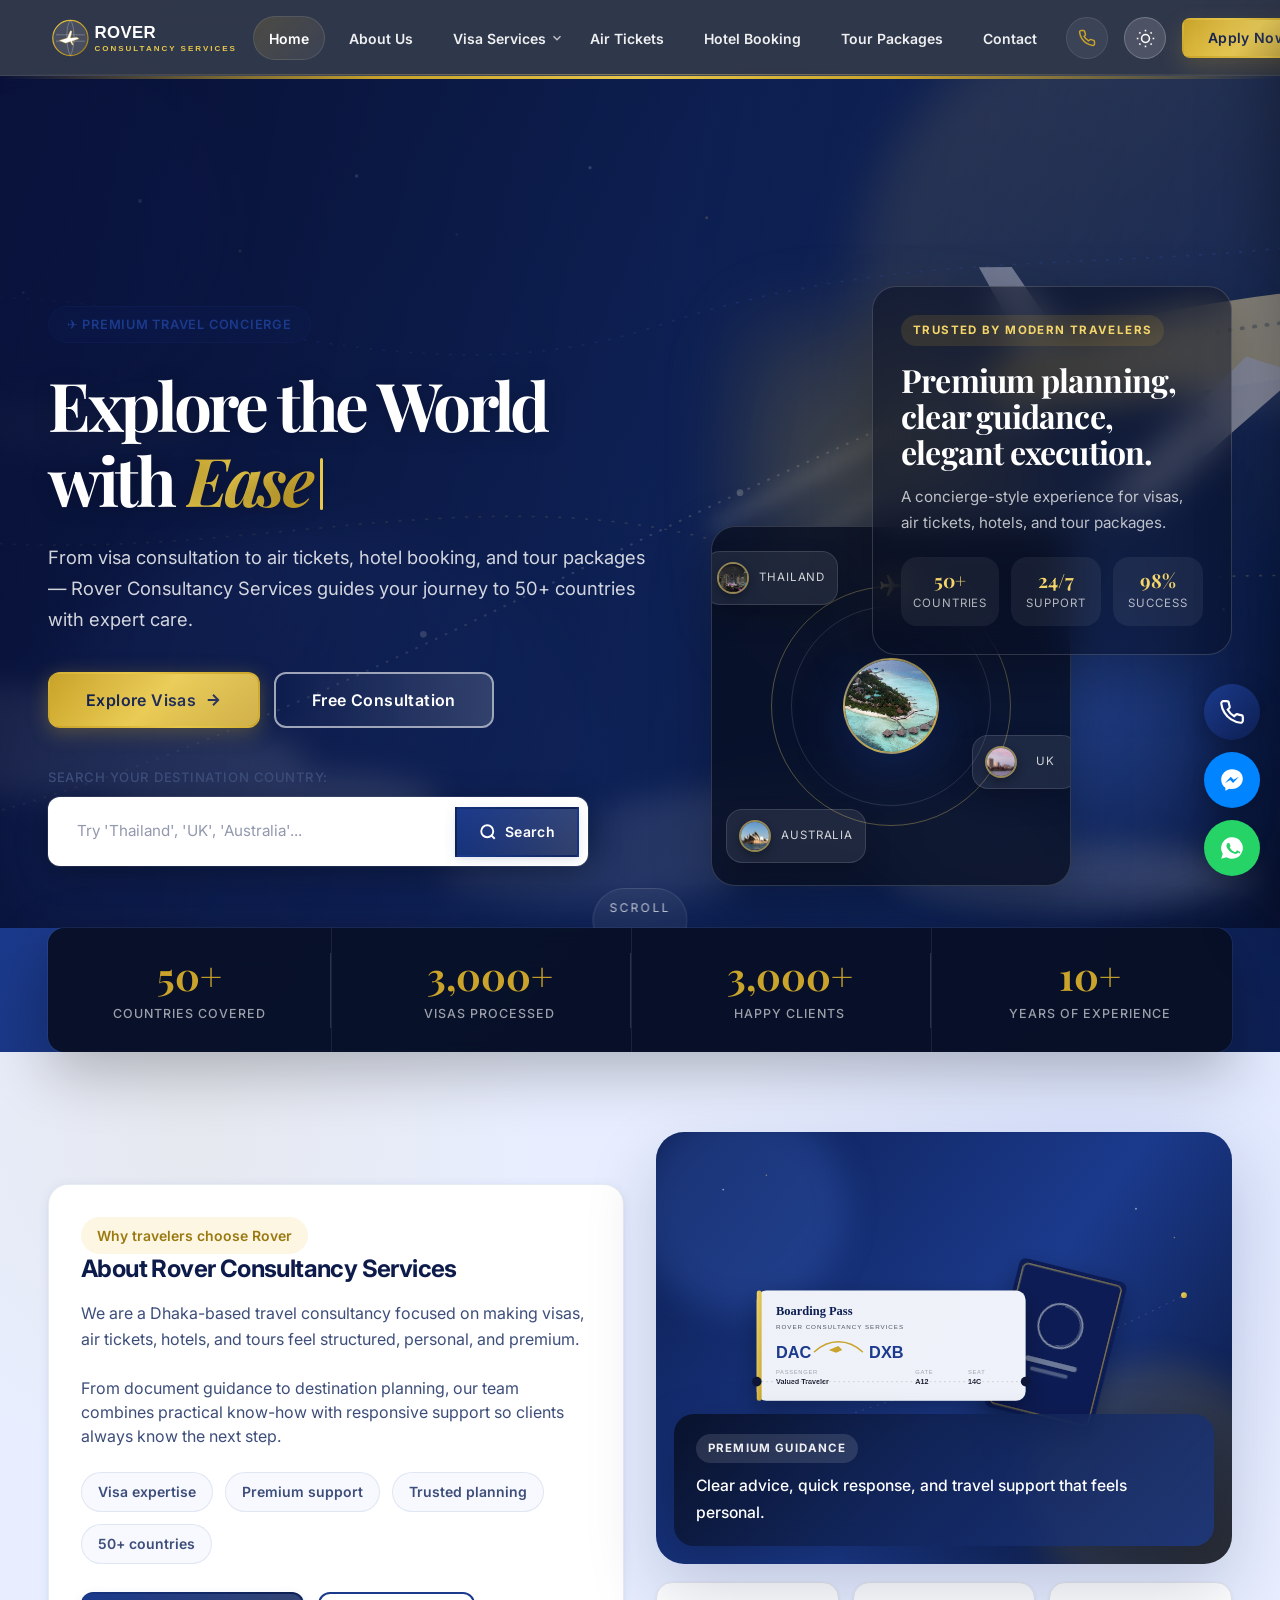
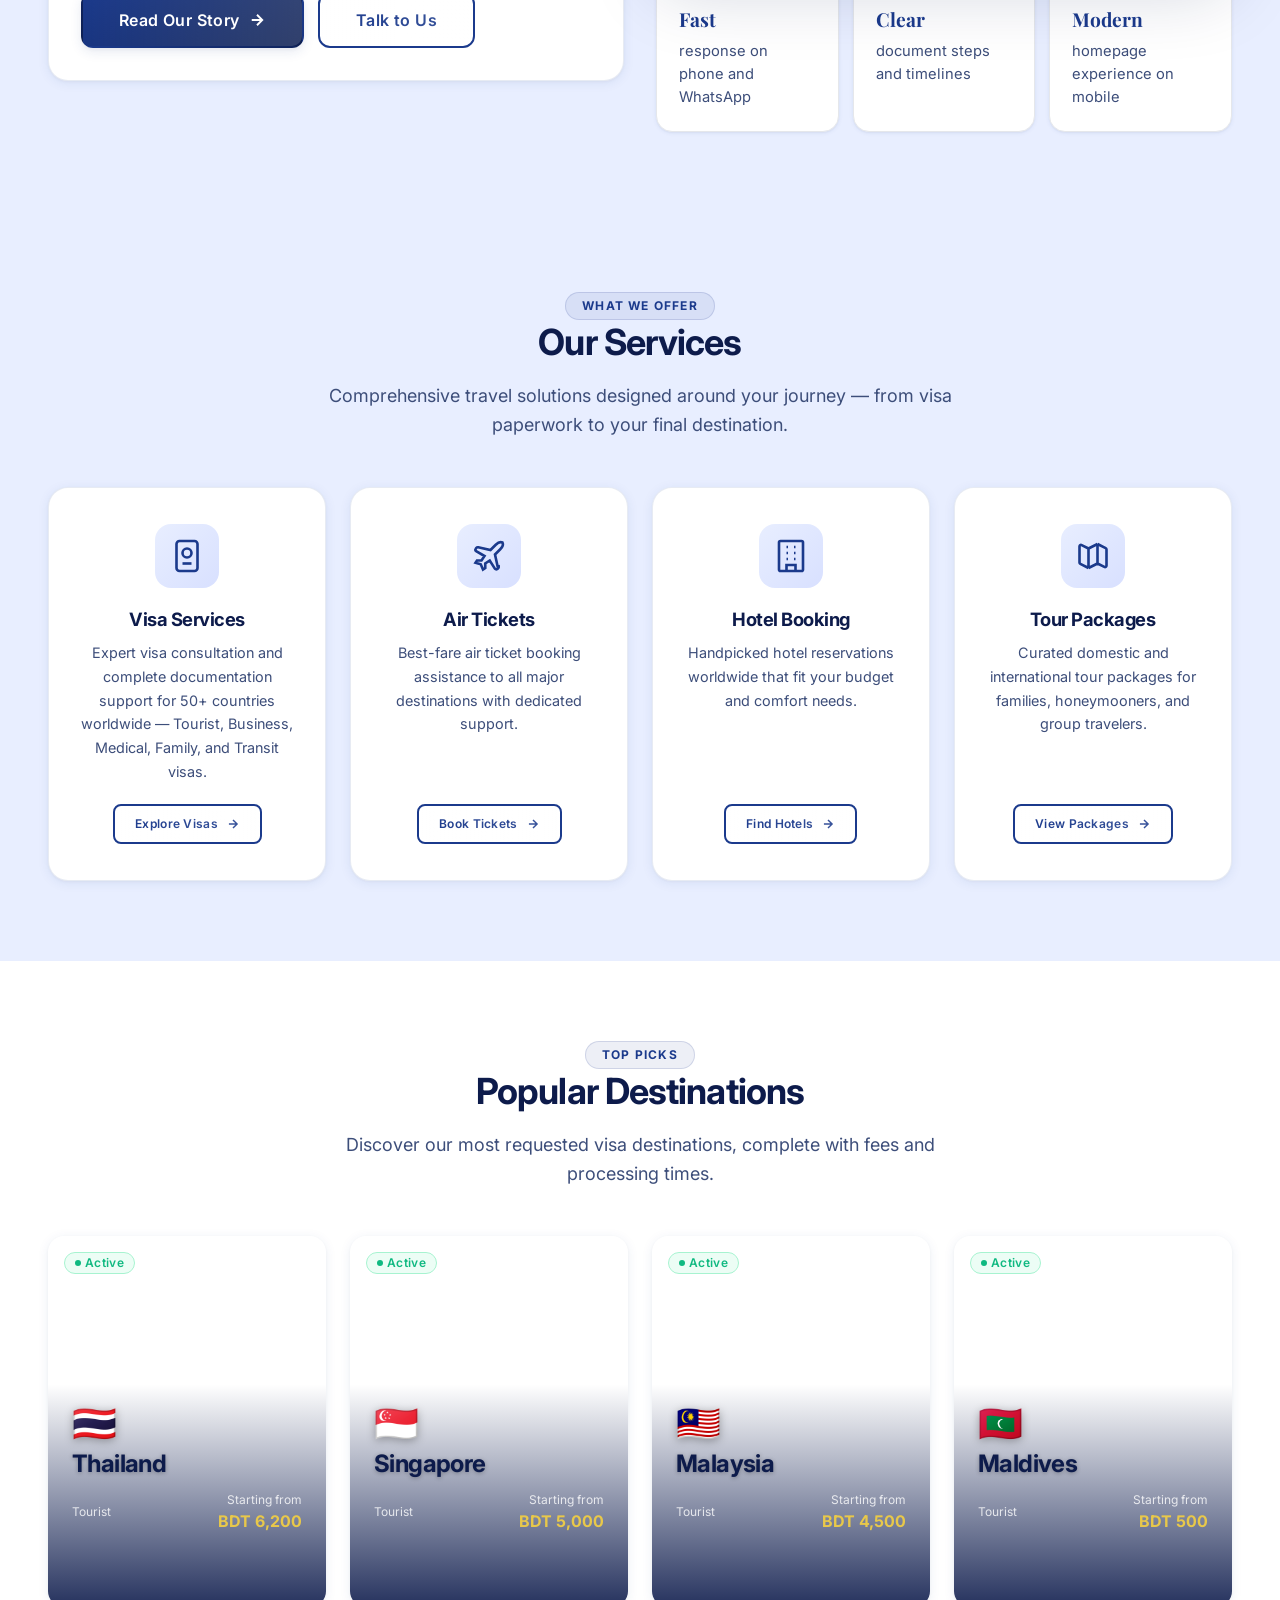
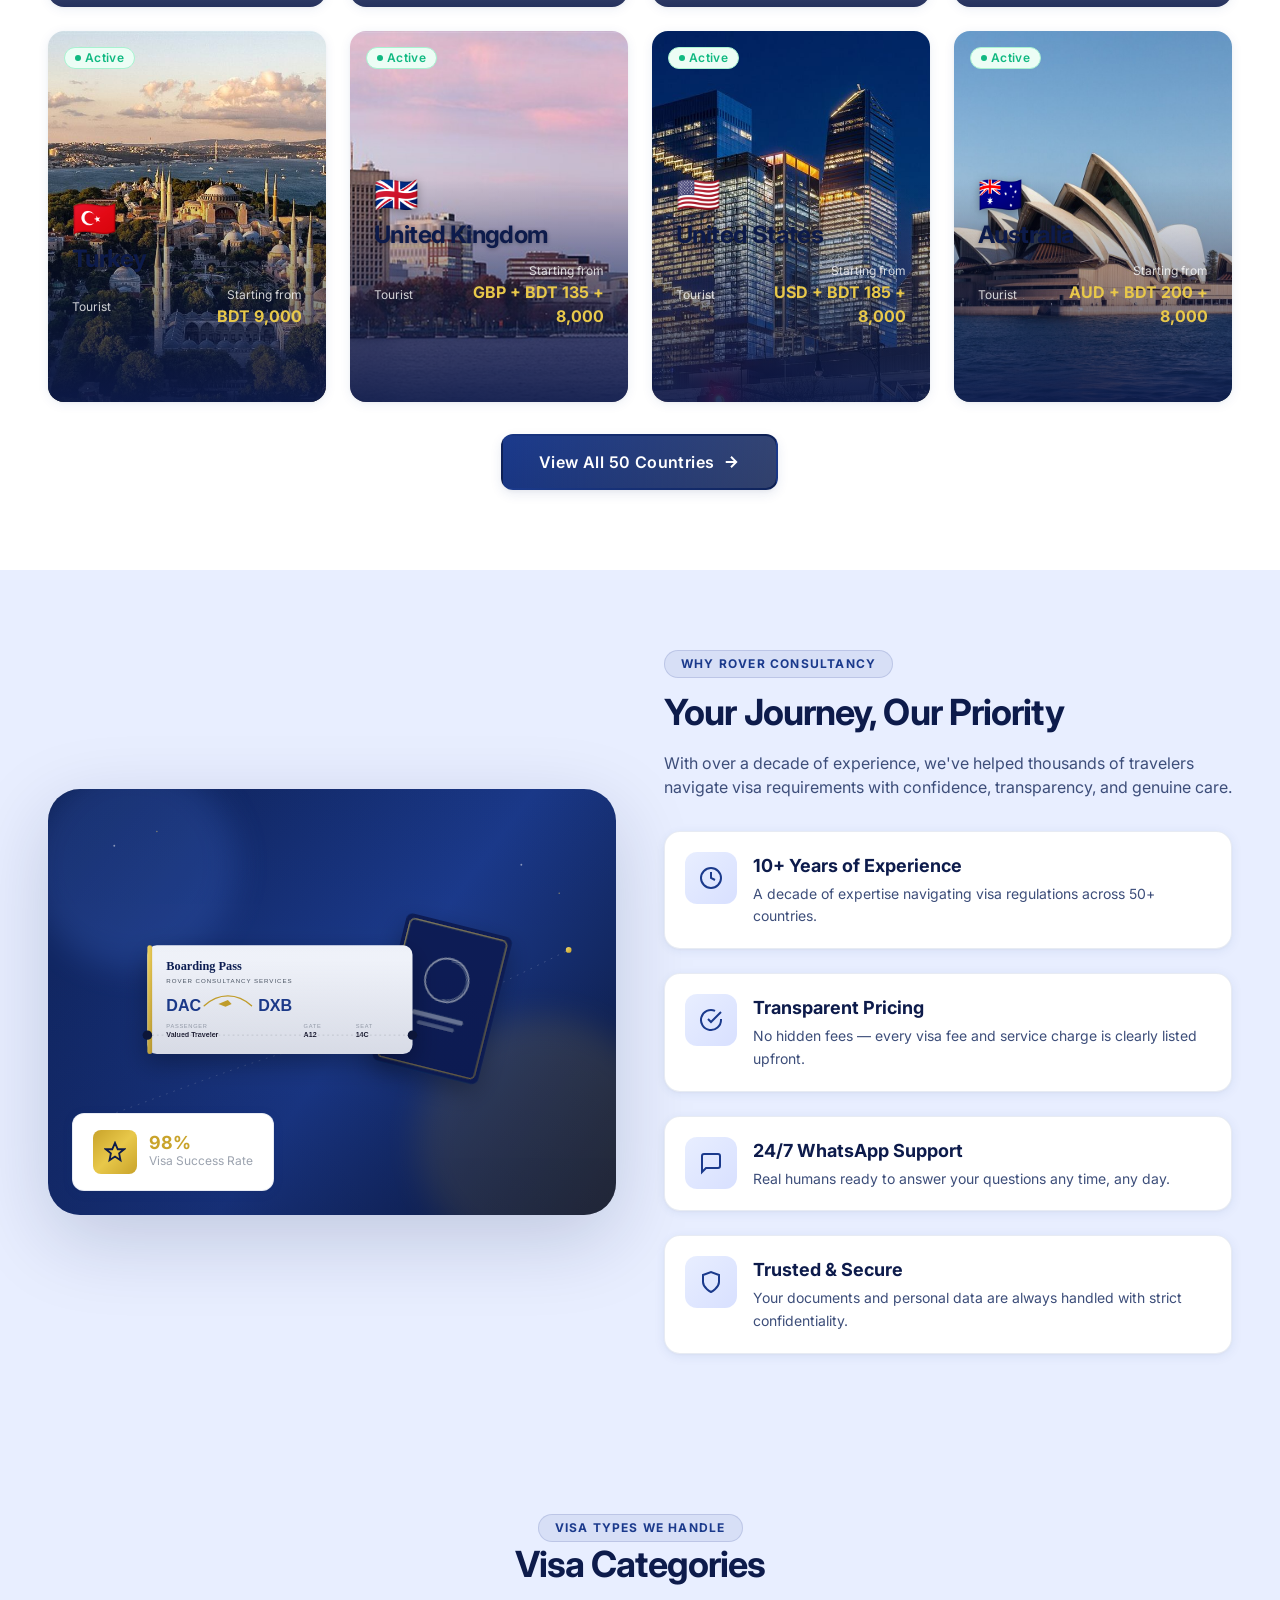
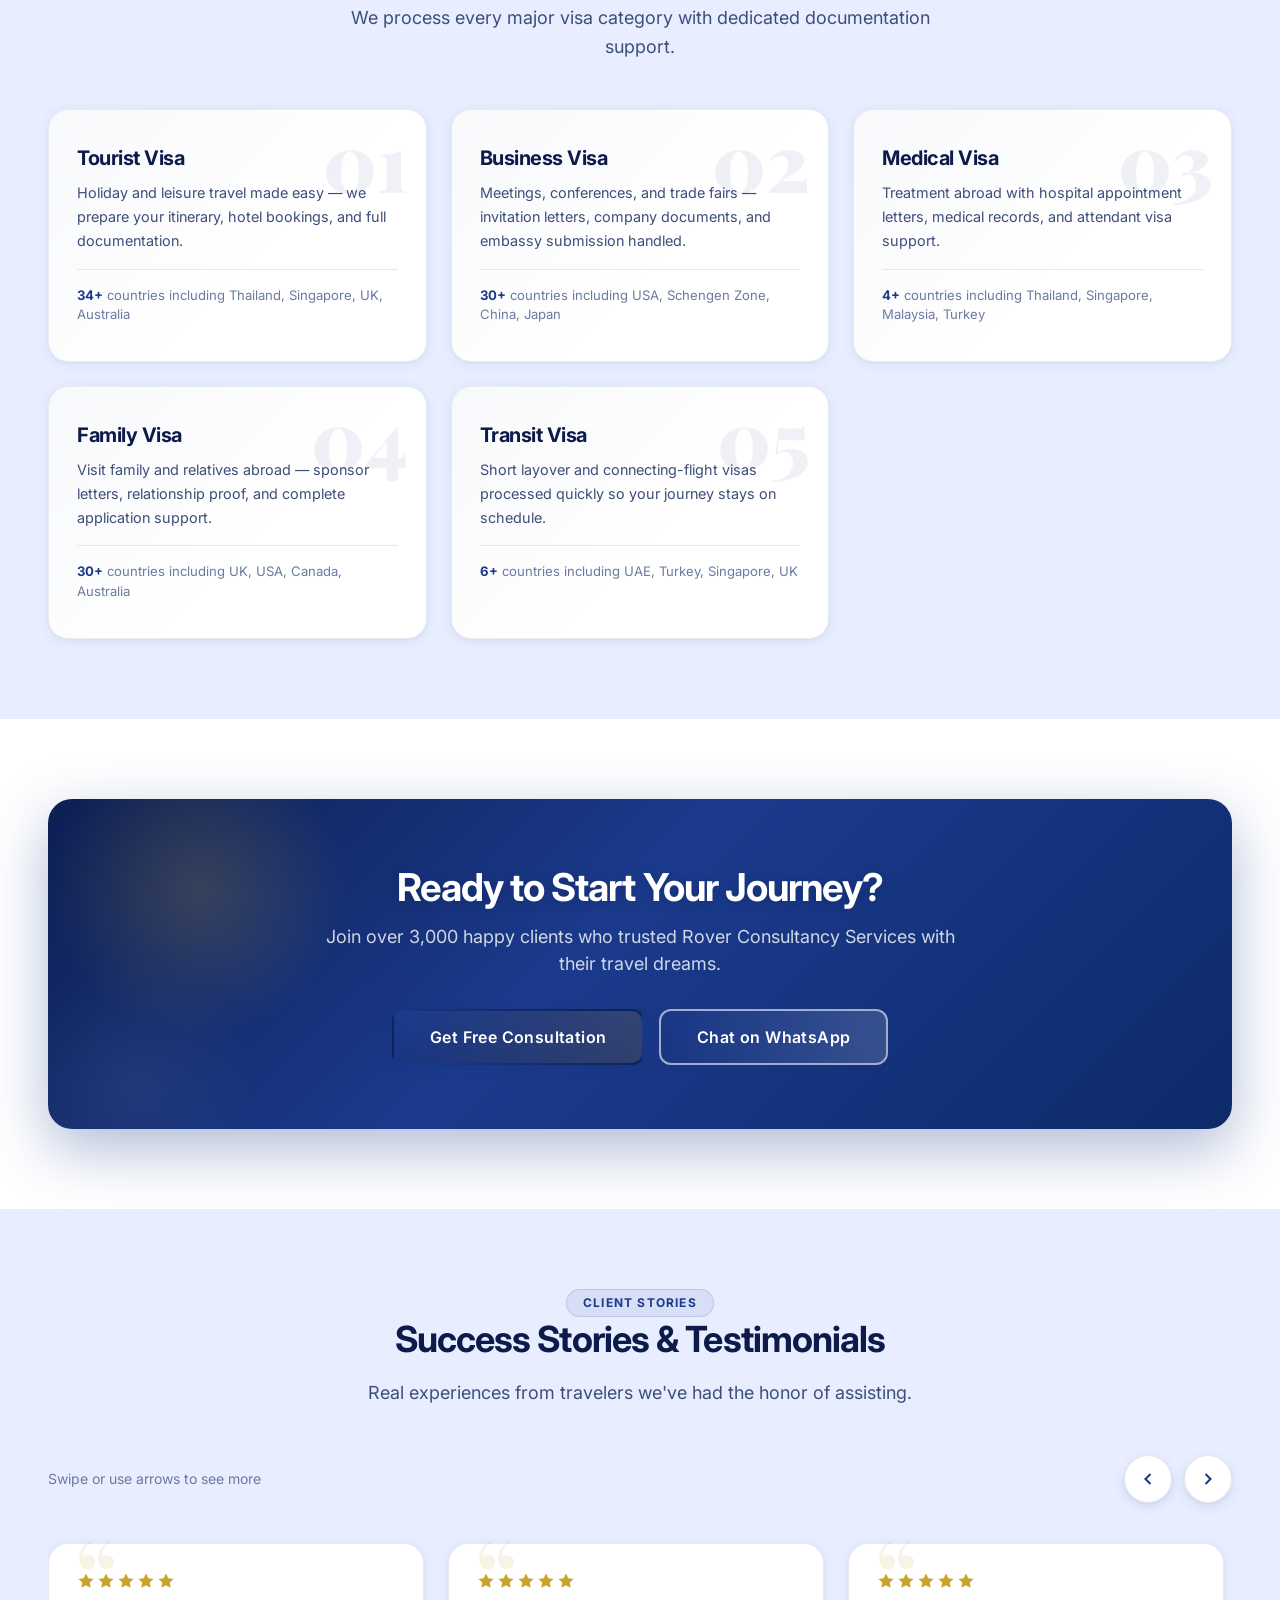
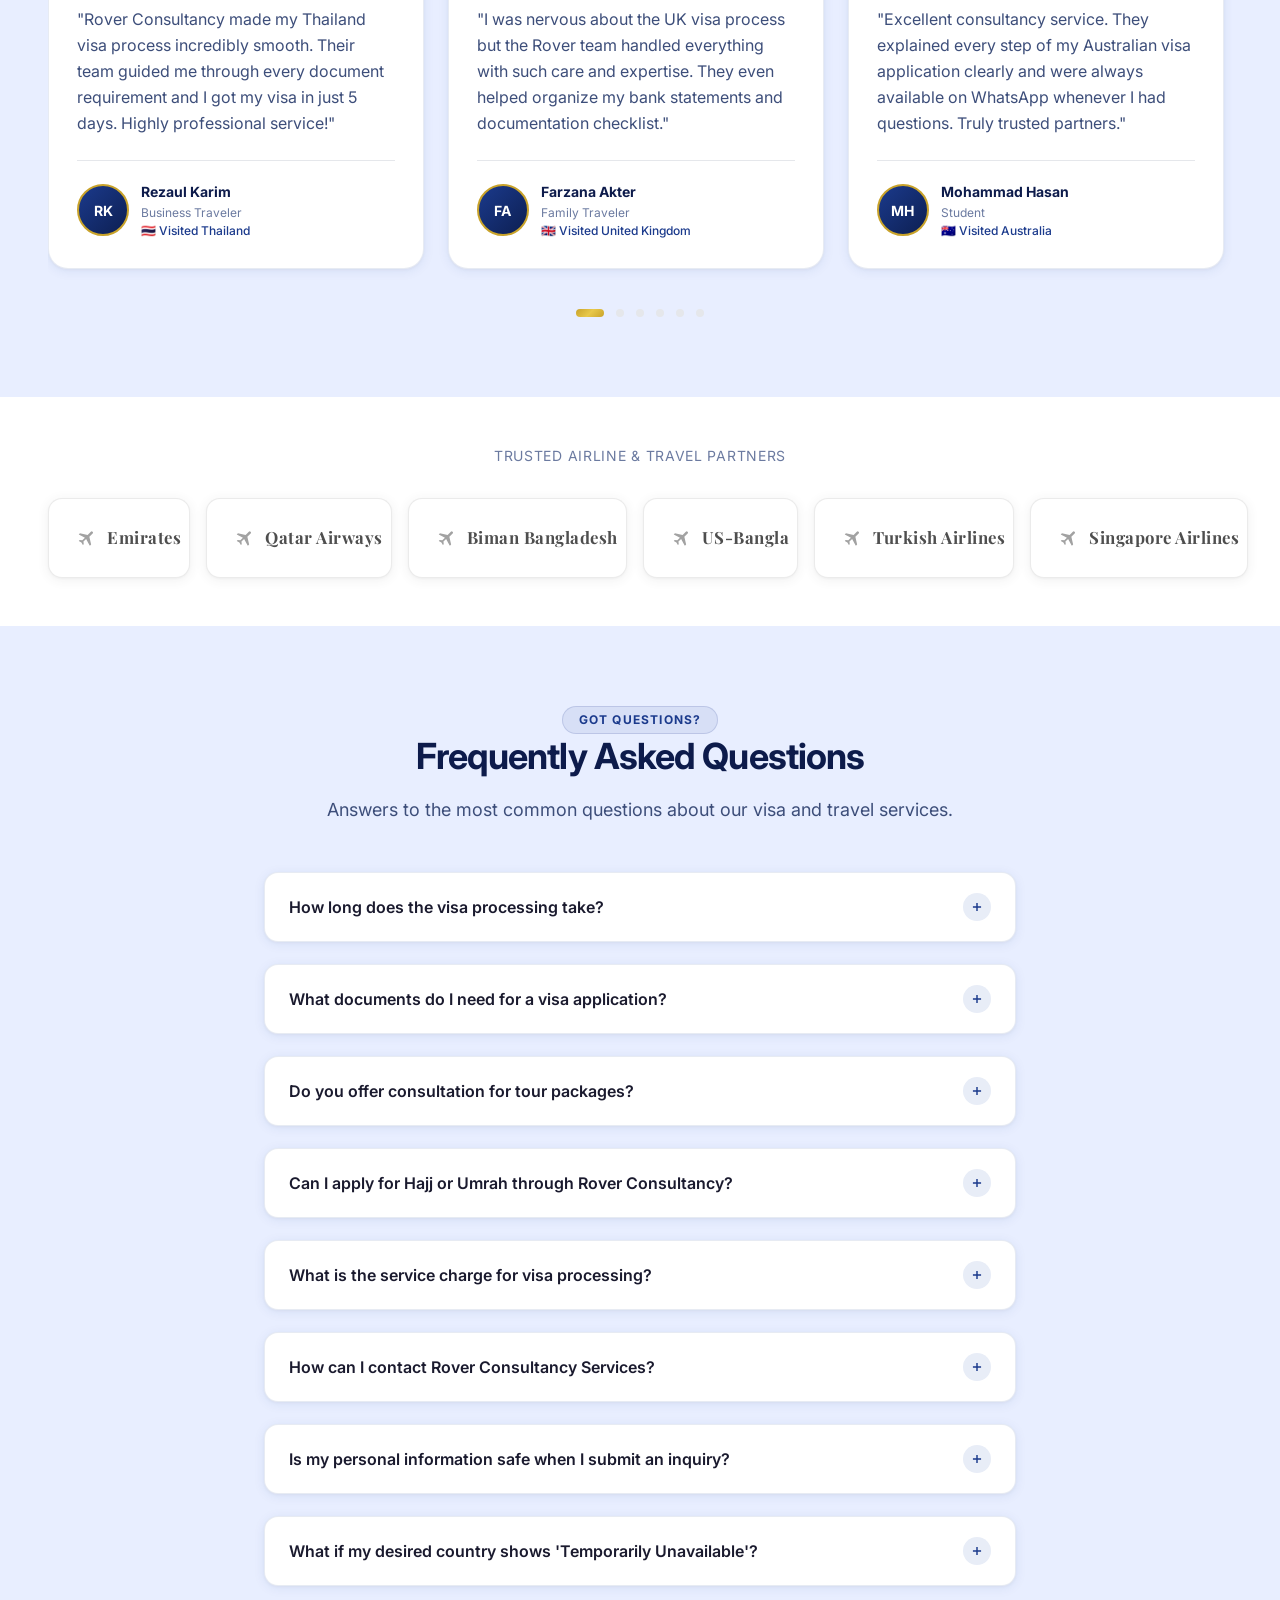
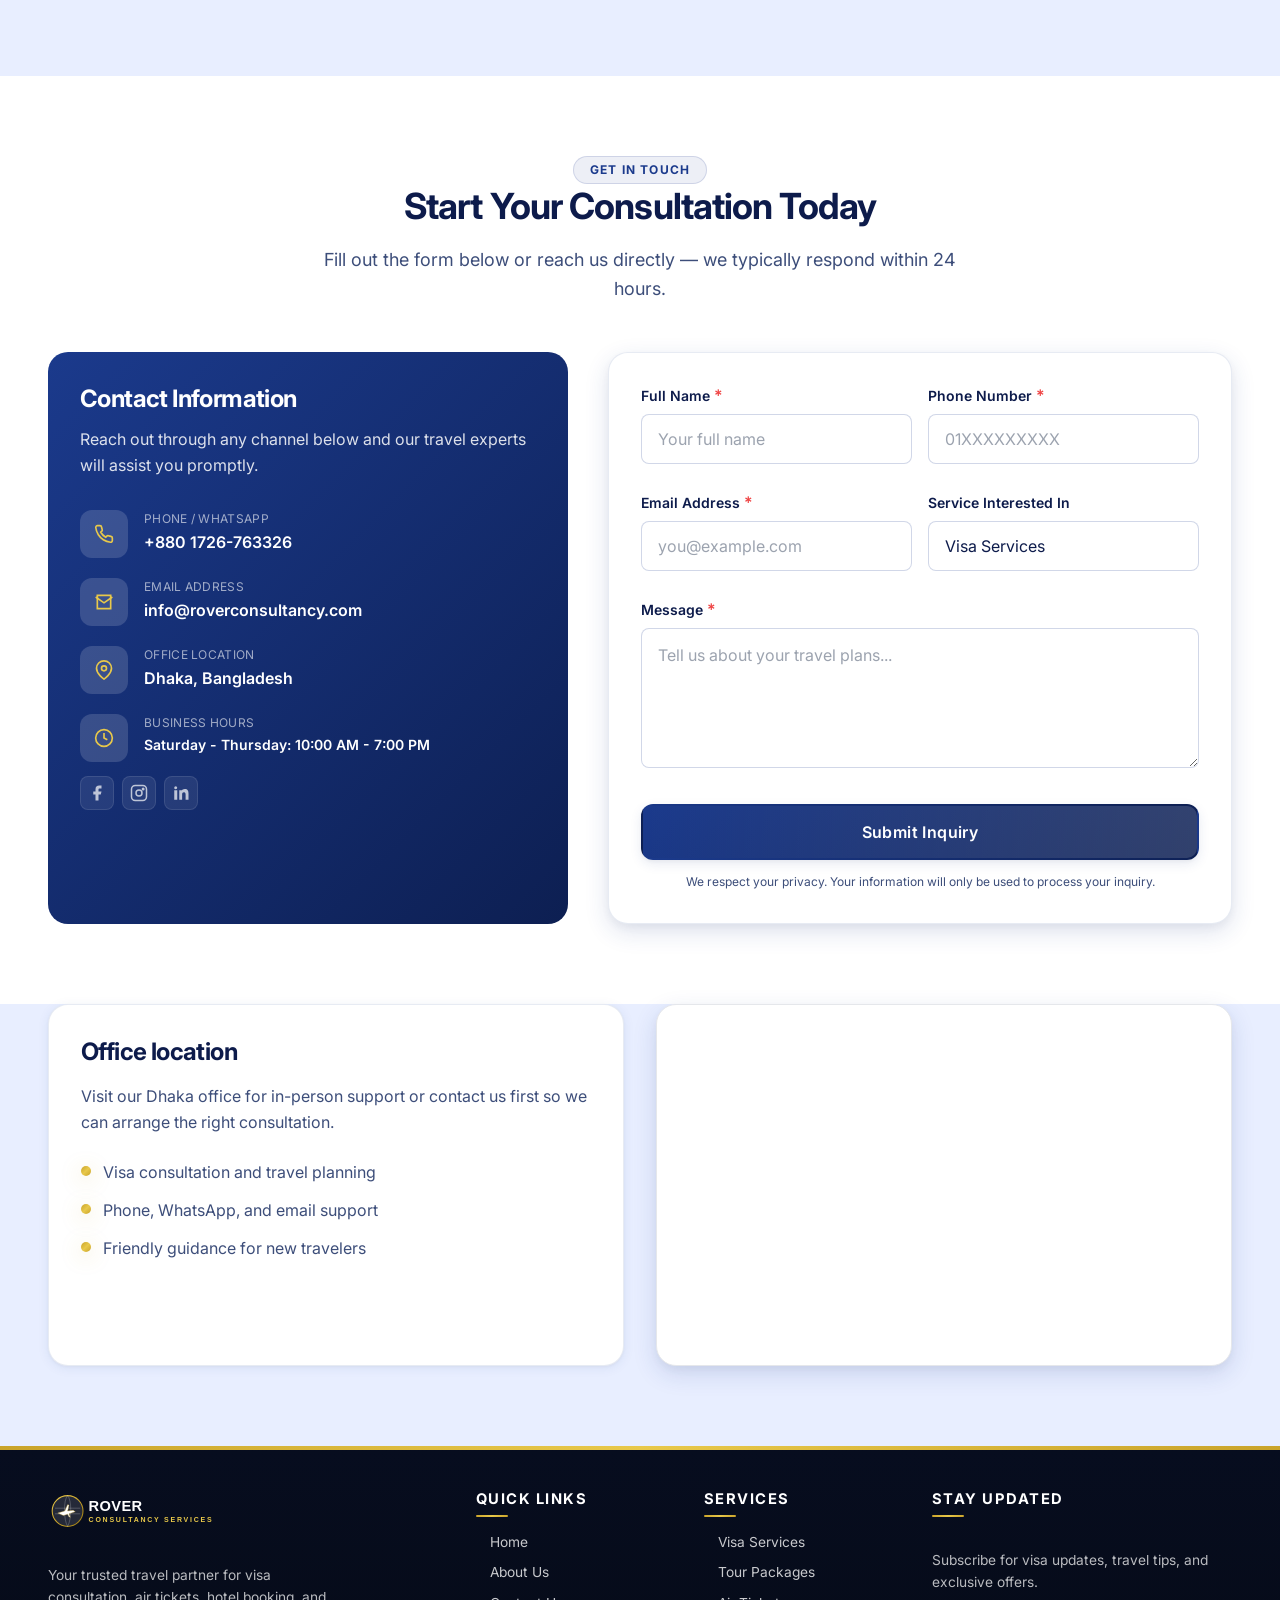
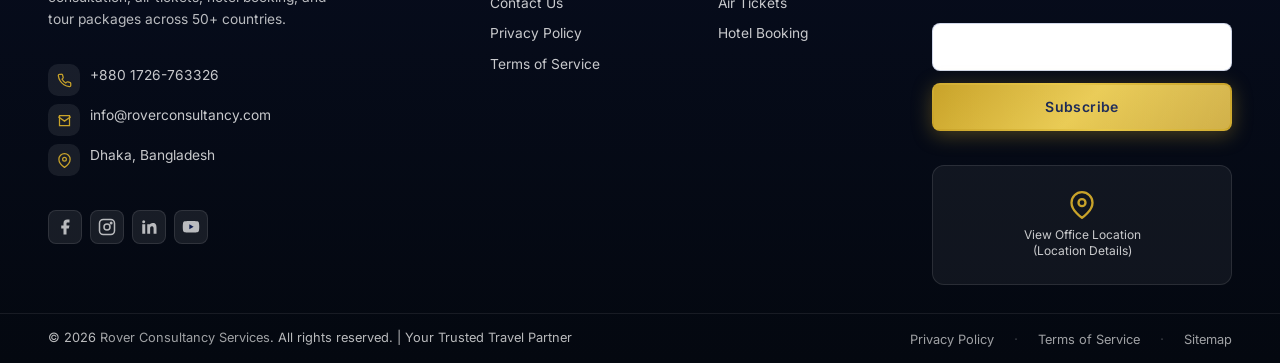
<file: index.html>
<!DOCTYPE html>
<html lang="en-BD">
<head>
<script>
  /* Prevent flash of unstyled content — apply theme before first paint */
  (function(){var t=localStorage.getItem('rover-theme');if(t)document.documentElement.setAttribute('data-theme',t);})();
</script>
  <meta charset="UTF-8">
  <meta name="viewport" content="width=device-width, initial-scale=1.0">

  <!-- ================================================================
       PRIMARY SEO META TAGS
       SRS Reference: Section 13.3 — Technical SEO
  ================================================================= -->
  <title>Rover Consultancy Services | Your Trusted Travel Partner — Visa, Tickets &amp; Tours</title>
  <meta name="description" content="Rover Consultancy Services offers expert visa consultation, air tickets, hotel booking, and tour packages in Dhaka, Bangladesh. Your trusted travel partner for 50+ countries worldwide.">
  <meta name="keywords" content="visa from bangladesh, travel agency dhaka, thailand visa bangladesh, schengen visa bangladesh, uk visa bangladesh, air ticket bangladesh, hotel booking bangladesh, rover consultancy services">
  <meta name="author" content="Rover Consultancy Services">
  <meta name="robots" content="index, follow, max-image-preview:large">
  <link rel="canonical" href="https://www.roverconsultancy.com/">

  <!-- ================================================================
       OPEN GRAPH / FACEBOOK
  ================================================================= -->
  <meta property="og:type" content="website">
  <meta property="og:url" content="https://www.roverconsultancy.com/">
  <meta property="og:title" content="Rover Consultancy Services | Your Trusted Travel Partner">
  <meta property="og:description" content="Expert visa consultation, air tickets, hotel booking, and tour packages in Dhaka, Bangladesh.">
  <meta property="og:image" content="https://www.roverconsultancy.com/images/hero/og-homepage.jpg">
  <meta property="og:locale" content="en_BD">
  <meta property="og:site_name" content="Rover Consultancy Services">

  <!-- ================================================================
       TWITTER CARD
  ================================================================= -->
  <meta name="twitter:card" content="summary_large_image">
  <meta name="twitter:title" content="Rover Consultancy Services | Your Trusted Travel Partner">
  <meta name="twitter:description" content="Expert visa consultation, air tickets, hotel booking, and tour packages in Dhaka, Bangladesh.">
  <meta name="twitter:image" content="https://www.roverconsultancy.com/images/hero/og-homepage.jpg">

  <!-- ================================================================
       FAVICON PACKAGE
  ================================================================= -->
  <link rel="icon" type="image/x-icon" href="favicon.ico">
  <link rel="icon" type="image/png" sizes="16x16" href="favicon-16x16.png">
  <link rel="icon" type="image/png" sizes="32x32" href="favicon-32x32.png">
  <link rel="apple-touch-icon" sizes="180x180" href="apple-touch-icon.png">
  <link rel="icon" type="image/png" sizes="192x192" href="android-chrome-192x192.png">
  <link rel="icon" type="image/png" sizes="512x512" href="android-chrome-512x512.png">
  <link rel="manifest" href="manifest.webmanifest">
  <meta name="theme-color" content="#1B3A8C">

  <!-- ================================================================
       PERFORMANCE — Preload critical assets
       SRS Reference: Section 15 — Critical CSS / font preload
  ================================================================= -->
  <link rel="preconnect" href="https://images.unsplash.com" crossorigin>
  <link rel="preload" as="image" href="https://images.unsplash.com/photo-1436491865332-7a61a109cc05?auto=format&fit=crop&w=1920&q=80" fetchpriority="high">
  <link rel="preload" href="fonts/Inter-Variable.woff2" as="font" type="font/woff2" crossorigin>
  <link rel="preload" href="fonts/PlayfairDisplay-Variable.woff2" as="font" type="font/woff2" crossorigin>
  <link rel="preload" href="images/hero/hero-bg-premium.svg" as="image" type="image/svg+xml">

  <!-- ================================================================
       STYLESHEETS — loaded individually (parallel fetch) for performance
  ================================================================= -->
  <link rel="stylesheet" href="css/fonts.css">
  <link rel="stylesheet" href="css/variables.css">
  <link rel="stylesheet" href="css/base.css">
  <link rel="stylesheet" href="css/components.css">
  <link rel="stylesheet" href="css/header.css">
  <link rel="stylesheet" href="css/footer.css">
  <link rel="stylesheet" href="css/pages.css">
  <link rel="stylesheet" href="css/theme.css">
  <link rel="stylesheet" href="css/premium.css">
</head>
<body class="home-page">

  <!-- Skip link for keyboard/screen-reader users -->
  <a href="#main-content" class="skip-link">Skip to main content</a>

  <!-- ==================================================================
       HEADER / NAVIGATION
       SRS Reference: Section 12.5 — Navigation
       Reusable component — identical markup will be copied to every page
       in API mode with the "active" class moved to the current page link.
  =================================================================== -->
  <header class="site-header" id="siteHeader">
    <div class="container">
      <div class="header-inner">

        <!-- Logo -->
        <a href="index.html" class="nav-logo" aria-label="Rover Consultancy Services — Home">
          <img src="images/logo/rover-logo-white.svg"
               class="nav-logo__img"
               alt="Rover Consultancy Services logo"
               title="Rover Consultancy Services"
               width="240" height="60"
               loading="eager">
        </a>

        <!-- Desktop Navigation -->
        <nav class="nav-desktop" aria-label="Primary navigation">
          <div class="nav-item">
            <a href="index.html" class="nav-link active">Home</a>
          </div>

          <div class="nav-item">
            <a href="html/visa-services.html" class="nav-link">
              Visa Services
              <svg class="chevron" viewBox="0 0 24 24" fill="none" stroke="currentColor" stroke-width="2.5"><path d="M6 9l6 6 6-6"/></svg>
            </a>
            <!-- Mega Menu — Visa Services by Region -->
            <div class="nav-mega">
              <div class="mega-header">
                <span class="mega-title">Popular Visa Destinations</span>
                <a href="html/visa-services.html" class="mega-see-all">
                  See All 50 Countries
                  <svg width="12" height="12" viewBox="0 0 24 24" fill="none" stroke="currentColor" stroke-width="3"><path d="M5 12h14M12 5l7 7-7 7"/></svg>
                </a>
              </div>
              <div class="mega-grid">
                <div class="mega-region">
                  <span class="mega-region__title">Asia</span>
                  <a href="html/visa-services.html?country=thailand" class="mega-country-link"><span class="flag">🇹🇭</span>Thailand</a>
                  <a href="html/visa-services.html?country=singapore" class="mega-country-link"><span class="flag">🇸🇬</span>Singapore</a>
                  <a href="html/visa-services.html?country=malaysia" class="mega-country-link"><span class="flag">🇲🇾</span>Malaysia</a>
                  <a href="html/visa-services.html?country=maldives" class="mega-country-link"><span class="flag">🇲🇻</span>Maldives</a>
                </div>
                <div class="mega-region">
                  <span class="mega-region__title">Europe</span>
                  <a href="html/visa-services.html?country=united-kingdom" class="mega-country-link"><span class="flag">🇬🇧</span>United Kingdom</a>
                  <a href="html/visa-services.html?country=turkey" class="mega-country-link"><span class="flag">🇹🇷</span>Turkey</a>
                  <a href="html/visa-services.html?country=france" class="mega-country-link"><span class="flag">🇫🇷</span>France</a>
                  <a href="html/visa-services.html?country=germany" class="mega-country-link"><span class="flag">🇩🇪</span>Germany</a>
                </div>
                <div class="mega-region">
                  <span class="mega-region__title">Americas</span>
                  <a href="html/visa-services.html?country=usa" class="mega-country-link"><span class="flag">🇺🇸</span>United States</a>
                  <a href="html/visa-services.html?country=canada" class="mega-country-link"><span class="flag">🇨🇦</span>Canada</a>
                </div>
                <div class="mega-region">
                  <span class="mega-region__title">Oceania</span>
                  <a href="html/visa-services.html?country=australia" class="mega-country-link"><span class="flag">🇦🇺</span>Australia</a>
                </div>
                <div class="mega-region">
                  <span class="mega-region__title">Middle East</span>
                  <a href="html/visa-services.html?country=uae" class="mega-country-link"><span class="flag">🇦🇪</span>UAE</a>
                </div>
              </div>
            </div>
          </div>

          <div class="nav-item">
            <a href="html/air-tickets.html" class="nav-link">Air Tickets</a>
          </div>

          <div class="nav-item">
            <a href="html/hotel-booking.html" class="nav-link">Hotel Booking</a>
          </div>

          <div class="nav-item">
            <a href="html/tour-packages.html" class="nav-link">Tour Packages</a>
          </div>

          <div class="nav-item">
            <a href="html/about-us.html" class="nav-link">About Us</a>
          </div>

          <div class="nav-item">
            <a href="html/contact-us.html" class="nav-link">Contact</a>
          </div>
        </nav>

        <!-- Right side: phone + CTA + hamburger -->
        <div class="flex items-center gap-4">
          <a href="tel:+8801726763326" class="nav-phone" data-bind="phone_href">
            <svg viewBox="0 0 24 24" fill="none" stroke="currentColor" stroke-width="2"><path d="M22 16.92v3a2 2 0 0 1-2.18 2 19.79 19.79 0 0 1-8.63-3.07 19.5 19.5 0 0 1-6-6 19.79 19.79 0 0 1-3.07-8.67A2 2 0 0 1 4.11 2h3a2 2 0 0 1 2 1.72c.127.96.361 1.903.7 2.81a2 2 0 0 1-.45 2.11L8.09 9.91a16 16 0 0 0 6 6l1.27-1.27a2 2 0 0 1 2.11-.45c.907.339 1.85.573 2.81.7A2 2 0 0 1 22 16.92z"/></svg>
            <span data-bind="phone_display">01726-763326</span>
          </a>

          <button class="theme-toggle" id="themeToggle" aria-label="Toggle dark/light mode" title="Toggle theme">
            <svg class="icon-sun" xmlns="http://www.w3.org/2000/svg" viewBox="0 0 24 24" fill="none" stroke="currentColor" stroke-width="2"><circle cx="12" cy="12" r="5"/><line x1="12" y1="1" x2="12" y2="3"/><line x1="12" y1="21" x2="12" y2="23"/><line x1="4.22" y1="4.22" x2="5.64" y2="5.64"/><line x1="18.36" y1="18.36" x2="19.78" y2="19.78"/><line x1="1" y1="12" x2="3" y2="12"/><line x1="21" y1="12" x2="23" y2="12"/><line x1="4.22" y1="19.78" x2="5.64" y2="18.36"/><line x1="18.36" y1="5.64" x2="19.78" y2="4.22"/></svg>
            <svg class="icon-moon" xmlns="http://www.w3.org/2000/svg" viewBox="0 0 24 24" fill="none" stroke="currentColor" stroke-width="2"><path d="M21 12.79A9 9 0 1 1 11.21 3 7 7 0 0 0 21 12.79z"/></svg>
          </button>

          <div class="nav-cta">
            <a href="html/contact-us.html" class="btn btn-gold btn-sm">Apply Now</a>
          </div>

          <!-- Hamburger (mobile only) -->
          <button class="hamburger" id="hamburgerBtn" aria-label="Open menu" aria-expanded="false" aria-controls="mobileMenu">
            <span class="hamburger-line"></span>
            <span class="hamburger-line"></span>
            <span class="hamburger-line"></span>
          </button>
        </div>

      </div>
    </div>
  </header>

  <!-- ==================================================================
       MOBILE MENU DRAWER
  =================================================================== -->
  <div class="mobile-menu" id="mobileMenu">
    <div class="mobile-menu__overlay"></div>
    <div class="mobile-menu__panel">
      <div class="mobile-menu__header">
        <div class="mobile-menu__logo">
          <span class="mobile-menu__logo-name">ROVER CONSULTANCY</span>
          <span class="mobile-menu__logo-sub">Your Trusted Travel Partner</span>
        </div>
        <button class="mobile-menu__close" aria-label="Close menu">
          <svg viewBox="0 0 24 24" fill="none" stroke="currentColor" stroke-width="2.5"><path d="M18 6L6 18M6 6l12 12"/></svg>
        </button>
      </div>

      <nav class="mobile-menu__nav" aria-label="Mobile navigation">
        <div class="mobile-nav-item">
          <a href="index.html" class="mobile-nav-link active">Home</a>
        </div>

        <div class="mobile-nav-item" data-has-submenu>
          <a href="#" class="mobile-nav-link" data-has-submenu-trigger>
            Visa Services
            <svg class="chevron" viewBox="0 0 24 24" fill="none" stroke="currentColor" stroke-width="2.5"><path d="M9 18l6-6-6-6"/></svg>
          </a>
          <div class="mobile-submenu">
            <a href="html/visa-services.html" class="mobile-submenu-link">All Countries</a>
            <a href="html/visa-services.html?country=thailand" class="mobile-submenu-link"><span>🇹🇭</span> Thailand</a>
            <a href="html/visa-services.html?country=united-kingdom" class="mobile-submenu-link"><span>🇬🇧</span> United Kingdom</a>
            <a href="html/visa-services.html?country=usa" class="mobile-submenu-link"><span>🇺🇸</span> United States</a>
            <a href="html/visa-services.html?country=australia" class="mobile-submenu-link"><span>🇦🇺</span> Australia</a>
          </div>
        </div>

        <div class="mobile-nav-item">
          <a href="html/air-tickets.html" class="mobile-nav-link">Air Tickets</a>
        </div>

        <div class="mobile-nav-item">
          <a href="html/hotel-booking.html" class="mobile-nav-link">Hotel Booking</a>
        </div>

        <div class="mobile-nav-item">
          <a href="html/tour-packages.html" class="mobile-nav-link">Tour Packages</a>
        </div>

        <div class="mobile-nav-item">
          <a href="html/about-us.html" class="mobile-nav-link">About Us</a>
        </div>

        <div class="mobile-nav-item">
          <a href="html/contact-us.html" class="mobile-nav-link">Contact</a>
        </div>
      </nav>

      <div class="mobile-menu__footer">
        <div class="mobile-menu__contact">
          <a href="tel:+8801726763326" class="mobile-contact-item">
            <svg viewBox="0 0 24 24" fill="none" stroke="currentColor" stroke-width="2"><path d="M22 16.92v3a2 2 0 0 1-2.18 2 19.79 19.79 0 0 1-8.63-3.07 19.5 19.5 0 0 1-6-6 19.79 19.79 0 0 1-3.07-8.67A2 2 0 0 1 4.11 2h3a2 2 0 0 1 2 1.72c.127.96.361 1.903.7 2.81a2 2 0 0 1-.45 2.11L8.09 9.91a16 16 0 0 0 6 6l1.27-1.27a2 2 0 0 1 2.11-.45c.907.339 1.85.573 2.81.7A2 2 0 0 1 22 16.92z"/></svg>
            <span data-bind="phone_display">01726-763326</span>
          </a>
          <a href="mailto:info@roverconsultancy.com" class="mobile-contact-item">
            <svg viewBox="0 0 24 24" fill="none" stroke="currentColor" stroke-width="2"><path d="M4 4h16v16H4z"/><path d="M22 6l-10 7L2 6"/></svg>
            <span data-bind="email">info@roverconsultancy.com</span>
          </a>
        </div>
        <a href="html/contact-us.html" class="btn btn-primary btn-block">Apply Now</a>
      </div>
    </div>
  </div>

  <!-- ==================================================================
       MAIN CONTENT
  =================================================================== -->
  <main id="main-content">

    <!-- ================================================================
         1. HERO SECTION
         SRS Reference: FR-01 — Hero section with animated headline
    ================================================================= -->
    <section class="hero" aria-label="Introduction">
      <div class="hero__bg">
        <img src="https://images.unsplash.com/photo-1436491865332-7a61a109cc05?auto=format&amp;fit=crop&amp;w=1920&amp;q=80"
             alt="Commercial jet flying above golden sunset clouds"
             title="Rover Consultancy Services — Explore the World"
             width="1920" height="1080"
             loading="eager"
             fetchpriority="high"
             onerror="this.onerror=null;this.src='images/hero/hero-bg-airline.svg';">
      </div>
      <div class="hero__overlay"></div>
      <div class="hero-particles" aria-hidden="true" id="heroParticles"></div>

      <div class="container">
        <div class="hero__content">
          <div class="hero__layout">
            <div class="hero__inner">
              <span class="text-eyebrow text-eyebrow--pill hero__eyebrow">✈ Premium travel concierge</span>

              <h1 class="text-display-1 hero__title">
                Explore the World with <span class="accent"><span data-rotate-words='["Confidence","Ease","Comfort","Freedom","Rover"]'>Confidence</span></span>
              </h1>

              <p class="hero__subtitle">
                From visa consultation to air tickets, hotel booking, and tour packages — Rover Consultancy Services guides your journey to 50+ countries with expert care.
              </p>

              <div class="hero__cta-group">
                <a href="html/visa-services.html" class="btn btn-gold btn-lg">
                  Explore Visas
                  <svg width="18" height="18" viewBox="0 0 24 24" fill="none" stroke="currentColor" stroke-width="2.5"><path d="M5 12h14M12 5l7 7-7 7"/></svg>
                </a>
                <a href="html/contact-us.html" class="btn btn-outline-white btn-lg">
                  Free Consultation
                </a>
              </div>

              <div class="hero__search-wrap">
                <p class="hero__search-label">Search your destination country:</p>
                <form class="search-form" role="search" onsubmit="return false;">
                  <input
                    type="text"
                    class="search-form__input"
                    placeholder="Try 'Thailand', 'UK', 'Australia'..."
                    aria-label="Search country for visa information"
                    data-country-search
                    data-results-target="heroSearchResults"
                    autocomplete="off">
                  <button type="submit" class="btn btn-primary search-form__btn">
                    <svg width="18" height="18" viewBox="0 0 24 24" fill="none" stroke="currentColor" stroke-width="2.5"><circle cx="11" cy="11" r="8"/><path d="M21 21l-4.35-4.35"/></svg>
                    <span class="hide-mobile">Search</span>
                  </button>
                </form>
                <div class="search-results-preview" id="heroSearchResults"></div>
              </div>
            </div>

            <div class="hero__visual" aria-hidden="true">
              <div class="hero-visual-card hero-visual-card--main">
                <span class="hero-visual-card__eyebrow">Trusted by modern travelers</span>
                <h2 class="hero-visual-card__title">Premium planning, clear guidance, elegant execution.</h2>
                <p class="hero-visual-card__copy">A concierge-style experience for visas, air tickets, hotels, and tour packages.</p>
                <div class="hero-visual-card__meta">
                  <div>
                    <strong>50+</strong>
                    <span>Countries</span>
                  </div>
                  <div>
                    <strong>24/7</strong>
                    <span>Support</span>
                  </div>
                  <div>
                    <strong>98%</strong>
                    <span>Success</span>
                  </div>
                </div>
              </div>

              <div class="hero-visual-card hero-visual-card--orbit">
                <div class="hero-visual-orbit">
                  <span class="hero-visual-orbit__ring"></span>
                  <span class="hero-visual-orbit__ring hero-visual-orbit__ring--outer"></span>
                  <span class="hero-visual-orbit__plane" aria-hidden="true">
                    <svg width="26" height="26" viewBox="0 0 24 24" fill="currentColor"><path d="M21 16v-2l-8-5V3.5a1.5 1.5 0 0 0-3 0V9l-8 5v2l8-2.5V19l-2 1.5V22l3.5-1 3.5 1v-1.5L13 19v-5.5l8 2.5z"/></svg>
                  </span>
                  <span class="hero-visual-orbit__core">
                    <img src="images/destinations/maldives.jpg" alt="" width="96" height="96" loading="lazy">
                  </span>
                </div>
                <div class="hero-visual-pin hero-visual-pin--1"><img src="images/destinations/thailand.jpg" alt="" width="32" height="32" loading="lazy"><small>Thailand</small></div>
                <div class="hero-visual-pin hero-visual-pin--2"><img src="images/destinations/united-kingdom.jpg" alt="" width="32" height="32" loading="lazy"><small>UK</small></div>
                <div class="hero-visual-pin hero-visual-pin--3"><img src="images/destinations/australia.jpg" alt="" width="32" height="32" loading="lazy"><small>Australia</small></div>
              </div>

            </div>
          </div>
        </div>
      </div>

      <div class="hero__scroll-hint">
        <span>Scroll</span>
        <svg viewBox="0 0 24 24" fill="none" stroke="currentColor" stroke-width="2"><path d="M12 5v14M19 12l-7 7-7-7"/></svg>
      </div>
    </section>

    <!-- ================================================================
         2. STATISTICS COUNTER BAR
         SRS Reference: FR-01 — Live statistics bar
    ================================================================= -->
    <section class="stats-bar" aria-label="Company statistics">
      <div class="container">
        <div class="stats-bar__inner">
          <div class="stat-card reveal">
            <span class="stat-card__number" data-stat="countries_covered">0</span>
            <span class="stat-card__label">Countries Covered</span>
          </div>
          <div class="stat-card reveal delay-100">
            <span class="stat-card__number" data-stat="visas_processed">0</span>
            <span class="stat-card__label">Visas Processed</span>
          </div>
          <div class="stat-card reveal delay-200">
            <span class="stat-card__number" data-stat="happy_clients">0</span>
            <span class="stat-card__label">Happy Clients</span>
          </div>
          <div class="stat-card reveal delay-300">
            <span class="stat-card__number" data-stat="years_experience">0</span>
            <span class="stat-card__label">Years of Experience</span>
          </div>
        </div>
      </div>
    </section>

    <!-- ================================================================
         3. ABOUT US SPOTLIGHT
         Quick brand story placed directly after the homepage intro
    ================================================================= -->
    <section class="section section--alt about-spotlight" aria-labelledby="aboutSpotlightHeading">
      <div class="container">
        <div class="content-grid content-grid--2 about-spotlight__grid">
          <article class="content-panel about-spotlight__story reveal">
            <span class="section-note">Why travelers choose Rover</span>
            <h2 id="aboutSpotlightHeading" class="panel-heading">About Rover Consultancy Services</h2>
            <p class="panel-subheading">
              We are a Dhaka-based travel consultancy focused on making visas, air tickets, hotels, and tours feel structured, personal, and premium.
            </p>
            <p>
              From document guidance to destination planning, our team combines practical know-how with responsive support so clients always know the next step.
            </p>
            <div class="about-spotlight__chips" aria-label="Core strengths">
              <span class="pill">Visa expertise</span>
              <span class="pill">Premium support</span>
              <span class="pill">Trusted planning</span>
              <span class="pill pill--muted">50+ countries</span>
            </div>
            <div class="hero__cta-group about-spotlight__actions">
              <a href="html/about-us.html" class="btn btn-primary btn-lg">
                Read Our Story
                <svg width="18" height="18" viewBox="0 0 24 24" fill="none" stroke="currentColor" stroke-width="2.5"><path d="M5 12h14M12 5l7 7-7 7"/></svg>
              </a>
              <a href="html/contact-us.html" class="btn btn-outline btn-lg">
                Talk to Us
              </a>
            </div>
          </article>

          <div class="about-spotlight__visual reveal delay-100">
            <div class="about-spotlight__image-wrap">
              <img src="images/why-choose-us.svg"
                   alt="Illustration of a boarding pass and passport representing premium travel guidance"
                   title="Rover Consultancy Services — trusted travel guidance"
                   width="1200" height="900"
                   loading="lazy">
              <div class="about-spotlight__image-overlay">
                <span class="about-spotlight__eyebrow">Premium guidance</span>
                <strong>Clear advice, quick response, and travel support that feels personal.</strong>
              </div>
            </div>

            <div class="about-spotlight__metrics">
              <div class="info-card about-spotlight__metric">
                <span class="about-spotlight__metric-value">Fast</span>
                <span class="about-spotlight__metric-label">response on phone and WhatsApp</span>
              </div>
              <div class="info-card about-spotlight__metric">
                <span class="about-spotlight__metric-value">Clear</span>
                <span class="about-spotlight__metric-label">document steps and timelines</span>
              </div>
              <div class="info-card about-spotlight__metric">
                <span class="about-spotlight__metric-value">Modern</span>
                <span class="about-spotlight__metric-label">homepage experience on mobile</span>
              </div>
            </div>
          </div>
        </div>
      </div>
    </section>

    <!-- ================================================================
         4. OUR SERVICES
         SRS Reference: FR-01 — Featured services grid
    ================================================================= -->
    <section class="section section--light" aria-labelledby="servicesHeading">
      <div class="container">
        <div class="section-header reveal">
          <span class="text-eyebrow text-eyebrow--pill">What We Offer</span>
          <h2 id="servicesHeading">Our Services</h2>
          <p class="section-subtitle">Comprehensive travel solutions designed around your journey — from visa paperwork to your final destination.</p>
        </div>

        <div class="grid grid-cols-4" data-render="services">
          <div class="service-card reveal">
            <div class="service-card__icon-wrap">
              <svg width="36" height="36" viewBox="0 0 24 24" fill="none" stroke="currentColor" stroke-width="1.75"><rect x="5" y="2" width="14" height="20" rx="2"/><circle cx="12" cy="10" r="3"/><path d="M9 17h6"/></svg>
            </div>
            <h3 class="service-card__title">Visa Services</h3>
            <p class="service-card__desc">Expert visa consultation and complete documentation support for 50+ countries worldwide — Tourist, Business, Medical, Family, and Transit visas.</p>
            <a href="html/visa-services.html" class="btn btn-outline btn-sm">
              Explore Visas
              <svg width="14" height="14" viewBox="0 0 24 24" fill="none" stroke="currentColor" stroke-width="2.5"><path d="M5 12h14M12 5l7 7-7 7"/></svg>
            </a>
          </div>

          <div class="service-card reveal delay-100">
            <div class="service-card__icon-wrap">
              <svg width="36" height="36" viewBox="0 0 24 24" fill="none" stroke="currentColor" stroke-width="1.75"><path d="M17.8 19.2 16 11l3.5-3.5C21 6 21.5 4 21 3c-1-.5-3 0-4.5 1.5L13 8 4.8 6.2c-.5-.1-1 .1-1.3.5l-.4.6c-.4.5-.2 1.2.3 1.5L9 12l-2 3H4l-1 1.5 3.5 1L8 21l1.5-1v-3l3-2 3.4 5.4c.3.5 1 .7 1.5.3l.6-.4c.4-.3.6-.8.5-1.3z"/></svg>
            </div>
            <h3 class="service-card__title">Air Tickets</h3>
            <p class="service-card__desc">Best-fare air ticket booking assistance to all major destinations with dedicated support.</p>
            <a href="html/air-tickets.html" class="btn btn-outline btn-sm">
              Book Tickets
              <svg width="14" height="14" viewBox="0 0 24 24" fill="none" stroke="currentColor" stroke-width="2.5"><path d="M5 12h14M12 5l7 7-7 7"/></svg>
            </a>
          </div>

          <div class="service-card reveal delay-200">
            <div class="service-card__icon-wrap">
              <svg width="36" height="36" viewBox="0 0 24 24" fill="none" stroke="currentColor" stroke-width="1.75"><rect x="4" y="2" width="16" height="20" rx="1"/><path d="M9 22v-4h6v4M9 6h1M14 6h1M9 10h1M14 10h1M9 14h1M14 14h1"/></svg>
            </div>
            <h3 class="service-card__title">Hotel Booking</h3>
            <p class="service-card__desc">Handpicked hotel reservations worldwide that fit your budget and comfort needs.</p>
            <a href="html/hotel-booking.html" class="btn btn-outline btn-sm">
              Find Hotels
              <svg width="14" height="14" viewBox="0 0 24 24" fill="none" stroke="currentColor" stroke-width="2.5"><path d="M5 12h14M12 5l7 7-7 7"/></svg>
            </a>
          </div>

          <div class="service-card reveal delay-300">
            <div class="service-card__icon-wrap">
              <svg width="36" height="36" viewBox="0 0 24 24" fill="none" stroke="currentColor" stroke-width="1.75"><path d="M9 20l-5.447-2.724A1 1 0 0 1 3 16.382V5.618a1 1 0 0 1 1.447-.894L9 7m0 13l6-3m-6 3V7m6 10l4.553 2.276A1 1 0 0 0 21 18.382V7.618a1 1 0 0 0-.553-.894L15 4m0 13V4m0 0L9 7"/></svg>
            </div>
            <h3 class="service-card__title">Tour Packages</h3>
            <p class="service-card__desc">Curated domestic and international tour packages for families, honeymooners, and group travelers.</p>
            <a href="html/tour-packages.html" class="btn btn-outline btn-sm">
              View Packages
              <svg width="14" height="14" viewBox="0 0 24 24" fill="none" stroke="currentColor" stroke-width="2.5"><path d="M5 12h14M12 5l7 7-7 7"/></svg>
            </a>
          </div>
        </div>
      </div>
    </section>

    <!-- ================================================================
         5. POPULAR DESTINATIONS
         SRS Reference: FR-01 — Popular destinations carousel
    ================================================================= -->
    <section class="section section--white" aria-labelledby="destinationsHeading">
      <div class="container">
        <div class="section-header reveal">
          <span class="text-eyebrow text-eyebrow--pill">Top Picks</span>
          <h2 id="destinationsHeading">Popular Destinations</h2>
          <p class="section-subtitle">Discover our most requested visa destinations, complete with fees and processing times.</p>
        </div>

        <div class="grid grid-cols-4" data-render="destinations">
          <!-- Populated dynamically by main.js from assets/data/countries.json -->
        </div>

        <div class="text-center mt-8">
          <a href="html/visa-services.html" class="btn btn-primary btn-lg">
            View All 50 Countries
            <svg width="18" height="18" viewBox="0 0 24 24" fill="none" stroke="currentColor" stroke-width="2.5"><path d="M5 12h14M12 5l7 7-7 7"/></svg>
          </a>
        </div>
      </div>
    </section>

    <!-- ================================================================
         5. WHY CHOOSE US
         SRS Reference: FR-01 — Why Choose Rover section
    ================================================================= -->
    <section class="section section--alt" aria-labelledby="whyUsHeading">
      <div class="container">
        <div class="why-us">
          <div class="why-us__image-wrap reveal-left">
            <div class="why-us__art why-us__art--photo" aria-hidden="true">
              <img src="https://images.unsplash.com/photo-1488646953014-85cb44e25828?auto=format&fit=crop&w=1000&q=75"
                   alt="Traveler at the airport watching a plane take off"
                   width="1000" height="750" loading="eager" decoding="async"
                   onerror="this.onerror=null;this.src='images/why-choose-us.svg';">
            </div>
            <div class="why-us__badge">
              <div class="why-us__badge-icon">
                <svg viewBox="0 0 24 24" fill="none" stroke="currentColor" stroke-width="2"><path d="M12 2l3 7h7l-5.5 4.5L18 21l-6-4-6 4 1.5-7.5L2 9h7z"/></svg>
              </div>
              <div>
                <div class="why-us__badge-title">98%</div>
                <div class="why-us__badge-sub">Visa Success Rate</div>
              </div>
            </div>
          </div>

          <div class="reveal-right">
            <span class="text-eyebrow text-eyebrow--pill">Why Rover Consultancy</span>
            <h2 id="whyUsHeading" class="text-h2" style="color:var(--clr-primary); margin-top:var(--sp-3);">Your Journey, Our Priority</h2>
            <p class="subtitle" style="color:var(--clr-text-secondary); margin-top:var(--sp-4);">
              With over a decade of experience, we've helped thousands of travelers navigate visa requirements with confidence, transparency, and genuine care.
            </p>

            <div class="why-us__list">
              <div class="why-us__item">
                <div class="why-us__item-icon">
                  <svg viewBox="0 0 24 24" fill="none" stroke="currentColor" stroke-width="2"><circle cx="12" cy="12" r="10"/><path d="M12 6v6l4 2"/></svg>
                </div>
                <div>
                  <div class="why-us__item-title">10+ Years of Experience</div>
                  <div class="why-us__item-desc">A decade of expertise navigating visa regulations across 50+ countries.</div>
                </div>
              </div>

              <div class="why-us__item">
                <div class="why-us__item-icon">
                  <svg viewBox="0 0 24 24" fill="none" stroke="currentColor" stroke-width="2"><path d="M22 11.08V12a10 10 0 1 1-5.93-9.14"/><path d="M22 4L12 14.01l-3-3"/></svg>
                </div>
                <div>
                  <div class="why-us__item-title">Transparent Pricing</div>
                  <div class="why-us__item-desc">No hidden fees — every visa fee and service charge is clearly listed upfront.</div>
                </div>
              </div>

              <div class="why-us__item">
                <div class="why-us__item-icon">
                  <svg viewBox="0 0 24 24" fill="none" stroke="currentColor" stroke-width="2"><path d="M21 15a2 2 0 0 1-2 2H7l-4 4V5a2 2 0 0 1 2-2h14a2 2 0 0 1 2 2z"/></svg>
                </div>
                <div>
                  <div class="why-us__item-title">24/7 WhatsApp Support</div>
                  <div class="why-us__item-desc">Real humans ready to answer your questions any time, any day.</div>
                </div>
              </div>

              <div class="why-us__item">
                <div class="why-us__item-icon">
                  <svg viewBox="0 0 24 24" fill="none" stroke="currentColor" stroke-width="2"><path d="M12 22s8-4 8-10V5l-8-3-8 3v7c0 6 8 10 8 10z"/></svg>
                </div>
                <div>
                  <div class="why-us__item-title">Trusted &amp; Secure</div>
                  <div class="why-us__item-desc">Your documents and personal data are always handled with strict confidentiality.</div>
                </div>
              </div>
            </div>
          </div>
        </div>
      </div>
    </section>

    <!-- ================================================================
         6. VISA CATEGORIES
         SRS Reference: FR-01 — Visa Categories
    ================================================================= -->
    <section class="section section--light" aria-labelledby="visaCatHeading">
      <div class="container">
        <div class="section-header reveal">
          <span class="text-eyebrow text-eyebrow--pill">Visa Types We Handle</span>
          <h2 id="visaCatHeading">Visa Categories</h2>
          <p class="section-subtitle">We process every major visa category with dedicated documentation support.</p>
        </div>

        <div class="visa-cat-grid">
          <div class="visa-cat-card reveal">
            <span class="visa-cat-card__number">01</span>
            <div class="visa-cat-card__content">
              <h3 class="visa-cat-card__title">Tourist Visa</h3>
              <p class="visa-cat-card__desc">Holiday and leisure travel made easy — we prepare your itinerary, hotel bookings, and full documentation.</p>
              <div class="visa-cat-card__countries"><strong>34+</strong> countries including Thailand, Singapore, UK, Australia</div>
            </div>
          </div>

          <div class="visa-cat-card reveal delay-100">
            <span class="visa-cat-card__number">02</span>
            <div class="visa-cat-card__content">
              <h3 class="visa-cat-card__title">Business Visa</h3>
              <p class="visa-cat-card__desc">Meetings, conferences, and trade fairs — invitation letters, company documents, and embassy submission handled.</p>
              <div class="visa-cat-card__countries"><strong>30+</strong> countries including USA, Schengen Zone, China, Japan</div>
            </div>
          </div>

          <div class="visa-cat-card reveal delay-200">
            <span class="visa-cat-card__number">03</span>
            <div class="visa-cat-card__content">
              <h3 class="visa-cat-card__title">Medical Visa</h3>
              <p class="visa-cat-card__desc">Treatment abroad with hospital appointment letters, medical records, and attendant visa support.</p>
              <div class="visa-cat-card__countries"><strong>4+</strong> countries including Thailand, Singapore, Malaysia, Turkey</div>
            </div>
          </div>

          <div class="visa-cat-card reveal delay-300">
            <span class="visa-cat-card__number">04</span>
            <div class="visa-cat-card__content">
              <h3 class="visa-cat-card__title">Family Visa</h3>
              <p class="visa-cat-card__desc">Visit family and relatives abroad — sponsor letters, relationship proof, and complete application support.</p>
              <div class="visa-cat-card__countries"><strong>30+</strong> countries including UK, USA, Canada, Australia</div>
            </div>
          </div>

          <div class="visa-cat-card reveal delay-400">
            <span class="visa-cat-card__number">05</span>
            <div class="visa-cat-card__content">
              <h3 class="visa-cat-card__title">Transit Visa</h3>
              <p class="visa-cat-card__desc">Short layover and connecting-flight visas processed quickly so your journey stays on schedule.</p>
              <div class="visa-cat-card__countries"><strong>6+</strong> countries including UAE, Turkey, Singapore, UK</div>
            </div>
          </div>
        </div>
      </div>
    </section>

    <!-- ================================================================
         7. SUCCESS STORIES / CTA BANNER
         SRS Reference: FR-01 — Full-width CTA banner
    ================================================================= -->
    <section class="section section--white">
      <div class="container">
        <div class="cta-banner reveal">
          <div class="cta-banner__content">
            <h2 class="cta-banner__title">Ready to Start Your Journey?</h2>
            <p class="cta-banner__subtitle">Join over 3,000 happy clients who trusted Rover Consultancy Services with their travel dreams.</p>
            <div class="cta-banner__actions">
              <a href="html/contact-us.html" class="btn btn-primary btn-lg">Get Free Consultation</a>
              <a href="https://wa.me/8801726763326" target="_blank" rel="noopener" class="btn btn-outline-white btn-lg">Chat on WhatsApp</a>
            </div>
          </div>
        </div>
      </div>
    </section>

    <!-- ================================================================
         8. TESTIMONIALS
         SRS Reference: FR-01 — Testimonials slider
    ================================================================= -->
    <section class="section section--light" aria-labelledby="testimonialsHeading">
      <div class="container">
        <div class="section-header reveal">
          <span class="text-eyebrow text-eyebrow--pill">Client Stories</span>
          <h2 id="testimonialsHeading">Success Stories &amp; Testimonials</h2>
          <p class="section-subtitle">Real experiences from travelers we've had the honor of assisting.</p>
        </div>

        <div class="slider-nav-row">
          <span class="text-sm text-muted">Swipe or use arrows to see more</span>
          <div class="flex gap-3">
            <button class="slider-arrow slider-arrow--prev" aria-label="Previous testimonial">
              <svg viewBox="0 0 24 24" fill="none" stroke="currentColor" stroke-width="2.5"><path d="M15 18l-6-6 6-6"/></svg>
            </button>
            <button class="slider-arrow slider-arrow--next" aria-label="Next testimonial">
              <svg viewBox="0 0 24 24" fill="none" stroke="currentColor" stroke-width="2.5"><path d="M9 18l6-6-6-6"/></svg>
            </button>
          </div>
        </div>

        <div class="testimonial-slider">
          <div class="testimonial-track" data-render="testimonials">
            <!-- Populated dynamically by main.js from assets/data/testimonials.json -->
          </div>
          <div class="slider-controls"></div>
        </div>
      </div>
    </section>

    <!-- ================================================================
         9. PARTNERS / AIRLINES STRIP
         SRS Reference: FR-01 — Partner/airline logos strip
    ================================================================= -->
    <section class="section section--white" style="padding-block: var(--sp-12);" aria-label="Our airline and travel partners">
      <div class="container">
        <p class="text-center text-sm text-muted mb-8" style="text-transform:uppercase; letter-spacing:var(--tracking-wider);">Trusted Airline &amp; Travel Partners</p>
        <div class="partners-strip">
          <div class="partner-card reveal"><span class="partner-card__name"><svg viewBox="0 0 24 24" fill="currentColor"><path d="M21 16v-2l-8-5V3.5a1.5 1.5 0 0 0-3 0V9l-8 5v2l8-2.5V18l-2.5 2v1.5l3.5-1 3.5 1V20l-2.5-2v-4.5l8 2.5z"/></svg>Emirates</span></div>
          <div class="partner-card reveal delay-100"><span class="partner-card__name"><svg viewBox="0 0 24 24" fill="currentColor"><path d="M21 16v-2l-8-5V3.5a1.5 1.5 0 0 0-3 0V9l-8 5v2l8-2.5V18l-2.5 2v1.5l3.5-1 3.5 1V20l-2.5-2v-4.5l8 2.5z"/></svg>Qatar Airways</span></div>
          <div class="partner-card reveal delay-200"><span class="partner-card__name"><svg viewBox="0 0 24 24" fill="currentColor"><path d="M21 16v-2l-8-5V3.5a1.5 1.5 0 0 0-3 0V9l-8 5v2l8-2.5V18l-2.5 2v1.5l3.5-1 3.5 1V20l-2.5-2v-4.5l8 2.5z"/></svg>Biman Bangladesh</span></div>
          <div class="partner-card reveal delay-300"><span class="partner-card__name"><svg viewBox="0 0 24 24" fill="currentColor"><path d="M21 16v-2l-8-5V3.5a1.5 1.5 0 0 0-3 0V9l-8 5v2l8-2.5V18l-2.5 2v1.5l3.5-1 3.5 1V20l-2.5-2v-4.5l8 2.5z"/></svg>US-Bangla</span></div>
          <div class="partner-card reveal delay-400"><span class="partner-card__name"><svg viewBox="0 0 24 24" fill="currentColor"><path d="M21 16v-2l-8-5V3.5a1.5 1.5 0 0 0-3 0V9l-8 5v2l8-2.5V18l-2.5 2v1.5l3.5-1 3.5 1V20l-2.5-2v-4.5l8 2.5z"/></svg>Turkish Airlines</span></div>
          <div class="partner-card reveal delay-500"><span class="partner-card__name"><svg viewBox="0 0 24 24" fill="currentColor"><path d="M21 16v-2l-8-5V3.5a1.5 1.5 0 0 0-3 0V9l-8 5v2l8-2.5V18l-2.5 2v1.5l3.5-1 3.5 1V20l-2.5-2v-4.5l8 2.5z"/></svg>Singapore Airlines</span></div>
        </div>
      </div>
    </section>

    <!-- ================================================================
         10. FAQ SECTION
         SRS Reference: FR-01 — FAQ accordion
    ================================================================= -->
    <section class="section section--alt" aria-labelledby="faqHeading">
      <div class="container">
        <div class="container-narrow" style="max-width:800px; margin-inline:auto;">
          <div class="section-header reveal">
            <span class="text-eyebrow text-eyebrow--pill">Got Questions?</span>
            <h2 id="faqHeading">Frequently Asked Questions</h2>
            <p class="section-subtitle">Answers to the most common questions about our visa and travel services.</p>
          </div>

          <div class="faq-list" data-render="faq">
            <!-- Populated dynamically by main.js from assets/data/faq.json -->
          </div>
        </div>
      </div>
    </section>

    <!-- ================================================================
         11. CONTACT SECTION
         SRS Reference: FR-08 — Contact form + WhatsApp CTA + address
    ================================================================= -->
    <section class="section section--white" aria-labelledby="contactHeading" id="contact">
      <div class="container">
        <div class="section-header reveal">
          <span class="text-eyebrow text-eyebrow--pill">Get In Touch</span>
          <h2 id="contactHeading">Start Your Consultation Today</h2>
          <p class="section-subtitle">Fill out the form below or reach us directly — we typically respond within 24 hours.</p>
        </div>

        <div class="contact-section-grid">
          <div class="contact-info-card reveal-left">
            <h3 class="contact-info-card__title">Contact Information</h3>
            <p class="contact-info-card__desc">Reach out through any channel below and our travel experts will assist you promptly.</p>

            <div class="contact-info-list">
              <a href="tel:+8801726763326" class="contact-info-item">
                <div class="contact-info-item__icon">
                  <svg viewBox="0 0 24 24" fill="none" stroke="currentColor" stroke-width="2"><path d="M22 16.92v3a2 2 0 0 1-2.18 2 19.79 19.79 0 0 1-8.63-3.07 19.5 19.5 0 0 1-6-6 19.79 19.79 0 0 1-3.07-8.67A2 2 0 0 1 4.11 2h3a2 2 0 0 1 2 1.72c.127.96.361 1.903.7 2.81a2 2 0 0 1-.45 2.11L8.09 9.91a16 16 0 0 0 6 6l1.27-1.27a2 2 0 0 1 2.11-.45c.907.339 1.85.573 2.81.7A2 2 0 0 1 22 16.92z"/></svg>
                </div>
                <div>
                  <div class="contact-info-item__label">Phone / WhatsApp</div>
                  <div class="contact-info-item__value" data-bind="phone_display">01726-763326</div>
                </div>
              </a>

              <a href="mailto:info@roverconsultancy.com" class="contact-info-item">
                <div class="contact-info-item__icon">
                  <svg viewBox="0 0 24 24" fill="none" stroke="currentColor" stroke-width="2"><path d="M4 4h16v16H4z"/><path d="M22 6l-10 7L2 6"/></svg>
                </div>
                <div>
                  <div class="contact-info-item__label">Email Address</div>
                  <div class="contact-info-item__value" data-bind="email">info@roverconsultancy.com</div>
                </div>
              </a>

              <div class="contact-info-item">
                <div class="contact-info-item__icon">
                  <svg viewBox="0 0 24 24" fill="none" stroke="currentColor" stroke-width="2"><path d="M21 10c0 7-9 13-9 13s-9-6-9-13a9 9 0 0 1 18 0z"/><circle cx="12" cy="10" r="3"/></svg>
                </div>
                <div>
                  <div class="contact-info-item__label">Office Location</div>
                  <div class="contact-info-item__value" data-bind="address">Dhaka, Bangladesh</div>
                </div>
              </div>

              <div class="contact-info-item">
                <div class="contact-info-item__icon">
                  <svg viewBox="0 0 24 24" fill="none" stroke="currentColor" stroke-width="2"><circle cx="12" cy="12" r="10"/><path d="M12 6v6l4 2"/></svg>
                </div>
                <div>
                  <div class="contact-info-item__label">Business Hours</div>
                  <div class="contact-info-item__value" data-bind="office_hours" style="font-size:var(--text-sm);">Sat–Thu: 10AM–7PM</div>
                </div>
              </div>
            </div>

            <div class="footer-social" style="margin-top:var(--sp-8);">
              <a href="#" data-social="facebook" target="_blank" rel="noopener" class="footer-social__link" aria-label="Facebook">
                <svg viewBox="0 0 24 24" fill="currentColor"><path d="M18 2h-3a5 5 0 0 0-5 5v3H7v4h3v8h4v-8h3l1-4h-4V7a1 1 0 0 1 1-1h3z"/></svg>
              </a>
              <a href="#" data-social="instagram" target="_blank" rel="noopener" class="footer-social__link" aria-label="Instagram">
                <svg viewBox="0 0 24 24" fill="none" stroke="currentColor" stroke-width="2"><rect x="2" y="2" width="20" height="20" rx="5"/><circle cx="12" cy="12" r="4"/><circle cx="17.5" cy="6.5" r="1"/></svg>
              </a>
              <a href="#" data-social="linkedin" target="_blank" rel="noopener" class="footer-social__link" aria-label="LinkedIn">
                <svg viewBox="0 0 24 24" fill="currentColor"><path d="M6.94 5a2 2 0 1 1-4-.002 2 2 0 0 1 4 .002zM7 8.48H3V21h4zM13.5 8.48h-3.83V21h3.83v-6.57c0-1.74.33-3.42 2.48-3.42 2.12 0 2.15 1.98 2.15 3.53V21H22v-7.93c0-3.66-.79-6.47-5.06-6.47-2.05 0-3.43 1.12-4 2.19h-.05z"/></svg>
              </a>
            </div>
          </div>

          <div class="contact-form-card reveal-right">
            <form data-form="inquiry" novalidate>
              <div class="form-row form-row--2">
                <div class="form-group">
                  <label for="cf-name" class="form-label">Full Name <span class="required-star">*</span></label>
                  <input type="text" id="cf-name" name="name" class="form-control" placeholder="Your full name" required>
                  <span class="form-error-msg" data-error-for="name"></span>
                </div>
                <div class="form-group">
                  <label for="cf-phone" class="form-label">Phone Number <span class="required-star">*</span></label>
                  <input type="tel" id="cf-phone" name="phone" class="form-control" placeholder="01XXXXXXXXX" required>
                  <span class="form-error-msg" data-error-for="phone"></span>
                </div>
              </div>

              <div class="form-row form-row--2" style="margin-top:var(--sp-4);">
                <div class="form-group">
                  <label for="cf-email" class="form-label">Email Address <span class="required-star">*</span></label>
                  <input type="email" id="cf-email" name="email" class="form-control" placeholder="you@example.com" required>
                  <span class="form-error-msg" data-error-for="email"></span>
                </div>
                <div class="form-group">
                  <label for="cf-service" class="form-label">Service Interested In</label>
                  <select id="cf-service" name="service" class="form-control">
                    <option value="visa">Visa Services</option>
                    <option value="tour">Tour Packages</option>
                    <option value="air-ticket">Air Tickets</option>
                    <option value="hotel">Hotel Booking</option>
                    <option value="general">General Inquiry</option>
                  </select>
                </div>
              </div>

              <div class="form-group" style="margin-top:var(--sp-4);">
                <label for="cf-message" class="form-label">Message <span class="required-star">*</span></label>
                <textarea id="cf-message" name="message" class="form-control" placeholder="Tell us about your travel plans..." required></textarea>
                <span class="form-error-msg" data-error-for="message"></span>
              </div>

              <button type="submit" class="btn btn-primary btn-lg btn-block" style="margin-top:var(--sp-6);">
                <span class="btn-text">Submit Inquiry</span>
              </button>

              <p class="form-hint text-center" style="margin-top:var(--sp-3);">
                We respect your privacy. Your information will only be used to process your inquiry.
              </p>
            </form>

            <div class="form-success-box" data-form-success style="display:none;">
              <div class="form-success-box__icon">
                <svg width="28" height="28" viewBox="0 0 24 24" fill="none" stroke="currentColor" stroke-width="3"><path d="M20 6L9 17l-5-5"/></svg>
              </div>
              <div class="form-success-box__title">Inquiry Received!</div>
              <p class="text-sm text-secondary">Thank you for reaching out. Our team will contact you within 24 hours.</p>
              <div class="form-success-box__ref">Reference: <span data-ref-number>RCS-2026-00000</span></div>
            </div>
          </div>
        </div>
      </div>
    </section>

    <!-- ================================================================
         12. OFFICE LOCATION
         SRS Reference: Contact info — Office location section
    ================================================================= -->
    <section class="section section--light" style="padding-top:0;" aria-label="Office location map">
      <div class="container">
        <div class="content-grid content-grid--2">
          <article class="content-panel">
            <h2 class="panel-heading">Office location</h2>
            <p class="panel-subheading">Visit our Dhaka office for in-person support or contact us first so we can arrange the right consultation.</p>
            <ul class="feature-list">
              <li>Visa consultation and travel planning</li>
              <li>Phone, WhatsApp, and email support</li>
              <li>Friendly guidance for new travelers</li>
            </ul>
          </article>
          <div class="map-embed" aria-label="Rover Consultancy Services office map">
            <iframe
              title="Rover Consultancy Services office location"
              src="https://www.openstreetmap.org/export/embed.html?bbox=90.401%2C23.801%2C90.421%2C23.821&layer=mapnik&marker=23.811%2C90.411"
              loading="lazy"
              referrerpolicy="no-referrer-when-downgrade"></iframe>
          </div>
        </div>
      </div>
    </section>

  </main>

  <!-- ==================================================================
       FOOTER
       SRS Reference: Section 6 — Footer with quick links, services,
       contact info, social media, newsletter, office location, copyright
  =================================================================== -->
  <footer class="site-footer">
    <div class="footer-stripe"></div>

    <div class="footer-main">
      <div class="container">
        <div class="footer-grid">

          <!-- Column 1: Brand + Contact -->
          <div class="footer-brand">
            <a href="index.html" class="footer-logo">
              <img src="images/logo/rover-logo-white.svg"
                   class="footer-logo__img"
                   alt="Rover Consultancy Services logo"
                   title="Rover Consultancy Services"
                   width="240" height="60"
                   loading="lazy">
            </a>
            <p class="footer-brand__desc">
              Your trusted travel partner for visa consultation, air tickets, hotel booking, and tour packages across 50+ countries.
            </p>

            <div class="footer-contact-list">
              <a href="tel:+8801726763326" class="footer-contact-item">
                <span class="footer-contact-item__icon">
                  <svg viewBox="0 0 24 24" fill="none" stroke="currentColor" stroke-width="2"><path d="M22 16.92v3a2 2 0 0 1-2.18 2 19.79 19.79 0 0 1-8.63-3.07 19.5 19.5 0 0 1-6-6 19.79 19.79 0 0 1-3.07-8.67A2 2 0 0 1 4.11 2h3a2 2 0 0 1 2 1.72c.127.96.361 1.903.7 2.81a2 2 0 0 1-.45 2.11L8.09 9.91a16 16 0 0 0 6 6l1.27-1.27a2 2 0 0 1 2.11-.45c.907.339 1.85.573 2.81.7A2 2 0 0 1 22 16.92z"/></svg>
                </span>
                <span data-bind="phone_display">01726-763326</span>
              </a>
              <a href="mailto:info@roverconsultancy.com" class="footer-contact-item">
                <span class="footer-contact-item__icon">
                  <svg viewBox="0 0 24 24" fill="none" stroke="currentColor" stroke-width="2"><path d="M4 4h16v16H4z"/><path d="M22 6l-10 7L2 6"/></svg>
                </span>
                <span data-bind="email">info@roverconsultancy.com</span>
              </a>
              <div class="footer-contact-item">
                <span class="footer-contact-item__icon">
                  <svg viewBox="0 0 24 24" fill="none" stroke="currentColor" stroke-width="2"><path d="M21 10c0 7-9 13-9 13s-9-6-9-13a9 9 0 0 1 18 0z"/><circle cx="12" cy="10" r="3"/></svg>
                </span>
                <span data-bind="address">Dhaka, Bangladesh</span>
              </div>
            </div>

            <div class="footer-social">
              <a href="#" data-social="facebook" target="_blank" rel="noopener" class="footer-social__link" aria-label="Follow us on Facebook">
                <svg viewBox="0 0 24 24" fill="currentColor"><path d="M18 2h-3a5 5 0 0 0-5 5v3H7v4h3v8h4v-8h3l1-4h-4V7a1 1 0 0 1 1-1h3z"/></svg>
              </a>
              <a href="#" data-social="instagram" target="_blank" rel="noopener" class="footer-social__link" aria-label="Follow us on Instagram">
                <svg viewBox="0 0 24 24" fill="none" stroke="currentColor" stroke-width="2"><rect x="2" y="2" width="20" height="20" rx="5"/><circle cx="12" cy="12" r="4"/><circle cx="17.5" cy="6.5" r="1"/></svg>
              </a>
              <a href="#" data-social="linkedin" target="_blank" rel="noopener" class="footer-social__link" aria-label="Follow us on LinkedIn">
                <svg viewBox="0 0 24 24" fill="currentColor"><path d="M6.94 5a2 2 0 1 1-4-.002 2 2 0 0 1 4 .002zM7 8.48H3V21h4zM13.5 8.48h-3.83V21h3.83v-6.57c0-1.74.33-3.42 2.48-3.42 2.12 0 2.15 1.98 2.15 3.53V21H22v-7.93c0-3.66-.79-6.47-5.06-6.47-2.05 0-3.43 1.12-4 2.19h-.05z"/></svg>
              </a>
              <a href="#" data-social="youtube" target="_blank" rel="noopener" class="footer-social__link" aria-label="Subscribe on YouTube">
                <svg viewBox="0 0 24 24" fill="currentColor"><path d="M22.54 6.42a2.78 2.78 0 0 0-1.94-2C18.88 4 12 4 12 4s-6.88 0-8.6.42a2.78 2.78 0 0 0-1.94 2A29 29 0 0 0 1 11.75a29 29 0 0 0 .46 5.33A2.78 2.78 0 0 0 3.4 19c1.72.42 8.6.42 8.6.42s6.88 0 8.6-.42a2.78 2.78 0 0 0 1.94-2 29 29 0 0 0 .46-5.33 29 29 0 0 0-.46-5.25z"/><path d="M9.75 15.02l5.75-3.27-5.75-3.27z" fill="var(--clr-dark)"/></svg>
              </a>
            </div>
          </div>

          <!-- Column 2: Quick Links -->
          <div>
            <h3 class="footer-col-title">Quick Links</h3>
            <div class="footer-links">
              <a href="index.html" class="footer-link">Home</a>
              <a href="html/about-us.html" class="footer-link">About Us</a>
              <a href="html/contact-us.html" class="footer-link">Contact Us</a>
              <a href="html/privacy-policy.html" class="footer-link">Privacy Policy</a>
              <a href="html/terms-of-service.html" class="footer-link">Terms of Service</a>
            </div>
          </div>

          <!-- Column 3: Services -->
          <div>
            <h3 class="footer-col-title">Services</h3>
            <div class="footer-links">
              <a href="html/visa-services.html" class="footer-link">Visa Services</a>
              <a href="html/tour-packages.html" class="footer-link">Tour Packages</a>
              <a href="html/air-tickets.html" class="footer-link">Air Tickets</a>
              <a href="html/hotel-booking.html" class="footer-link">Hotel Booking</a>
            </div>
          </div>

          <!-- Column 4: Newsletter + Map -->
          <div class="footer-newsletter">
            <h3 class="footer-col-title">Stay Updated</h3>
            <p class="footer-newsletter__desc">Subscribe for visa updates, travel tips, and exclusive offers.</p>

            <form class="newsletter-form" data-form="newsletter">
              <input type="email" class="form-control" placeholder="Your email address" aria-label="Email address for newsletter" required>
              <button type="submit" class="btn btn-gold">Subscribe</button>
            </form>

            <a href="html/contact-us.html#map" class="footer-map">
              <svg viewBox="0 0 24 24" fill="none" stroke="currentColor" stroke-width="2"><path d="M21 10c0 7-9 13-9 13s-9-6-9-13a9 9 0 0 1 18 0z"/><circle cx="12" cy="10" r="3"/></svg>
              <span class="footer-map__text">View Office Location<br>(Location Details)</span>
            </a>
          </div>

        </div>
      </div>
    </div>

    <hr class="footer-divider">

    <div class="footer-bottom">
      <div class="container">
        <div class="footer-bottom-inner">
          <p class="footer-copyright">
            &copy; <span data-current-year>2026</span> <a href="index.html">Rover Consultancy Services</a>. All rights reserved. | Your Trusted Travel Partner
          </p>
          <ul class="footer-legal-links">
            <li><a href="html/privacy-policy.html" class="footer-legal-link">Privacy Policy</a></li>
            <li><a href="html/terms-of-service.html" class="footer-legal-link">Terms of Service</a></li>
            <li><a href="sitemap.xml" class="footer-legal-link">Sitemap</a></li>
          </ul>
        </div>
      </div>
    </div>
  </footer>

  <!-- ==================================================================
       FLOATING CONTACT BUTTONS
       SRS Reference: Section 7.2 — WhatsApp, Messenger, Phone, Back-to-Top
  =================================================================== -->
  <div class="float-buttons">
    <a href="#" class="float-btn float-btn--top" id="backToTopBtn" aria-label="Back to top" data-tooltip="Back to Top">
      <svg viewBox="0 0 24 24" fill="none" stroke="currentColor" stroke-width="2.5"><path d="M12 19V5M5 12l7-7 7 7"/></svg>
    </a>
    <a href="#" class="float-btn float-btn--phone" aria-label="Call us" data-tooltip="Call Us">
      <svg viewBox="0 0 24 24" fill="none" stroke="currentColor" stroke-width="2"><path d="M22 16.92v3a2 2 0 0 1-2.18 2 19.79 19.79 0 0 1-8.63-3.07 19.5 19.5 0 0 1-6-6 19.79 19.79 0 0 1-3.07-8.67A2 2 0 0 1 4.11 2h3a2 2 0 0 1 2 1.72c.127.96.361 1.903.7 2.81a2 2 0 0 1-.45 2.11L8.09 9.91a16 16 0 0 0 6 6l1.27-1.27a2 2 0 0 1 2.11-.45c.907.339 1.85.573 2.81.7A2 2 0 0 1 22 16.92z"/></svg>
    </a>
    <a href="#" class="float-btn float-btn--messenger" target="_blank" rel="noopener" aria-label="Message us on Facebook Messenger" data-tooltip="Messenger">
      <svg viewBox="0 0 24 24" fill="currentColor"><path d="M12 2C6.5 2 2 6.1 2 11.5c0 3.1 1.5 5.9 3.9 7.7V22l3.6-2c.8.2 1.7.3 2.5.3 5.5 0 10-4.1 10-9.5S17.5 2 12 2zm1 12.8-2.6-2.7-4.9 2.7 5.4-5.7 2.6 2.7 4.9-2.7z"/></svg>
    </a>
    <a href="#" class="float-btn float-btn--whatsapp" target="_blank" rel="noopener" aria-label="Chat with us on WhatsApp" data-tooltip="WhatsApp">
      <svg viewBox="0 0 24 24" fill="currentColor"><path d="M12 2a10 10 0 0 0-8.5 15.3L2 22l4.9-1.4A10 10 0 1 0 12 2zm5.6 14.2c-.2.6-1.3 1.2-1.8 1.2-.5.1-1 .1-3.2-.7-2.7-1.1-4.5-3.8-4.6-4-.1-.2-1.1-1.5-1.1-2.8 0-1.3.7-2 1-2.2.2-.3.5-.3.7-.3h.5c.2 0 .4 0 .6.5l.8 2c.1.2.1.4 0 .6l-.4.5c-.1.2-.3.3-.1.6.2.4.9 1.5 1.9 2.4 1.3 1.2 2.4 1.5 2.8 1.7.3.1.5.1.7-.1l1-1.2c.2-.3.4-.2.7-.1l1.8.9c.3.1.5.2.5.4.1.2.1.9-.1 1.5z"/></svg>
    </a>
  </div>

  <!-- ==================================================================
       JAVASCRIPT
       Loaded with defer so parsing never blocks rendering (SRS Section 15)
  =================================================================== -->
  <script src="js/theme.js"></script>
  <script src="js/config.js" defer></script>
  <script src="js/main.js" defer></script>
  <script src="js/schema.js" defer></script>

</body>
</html>
</file>
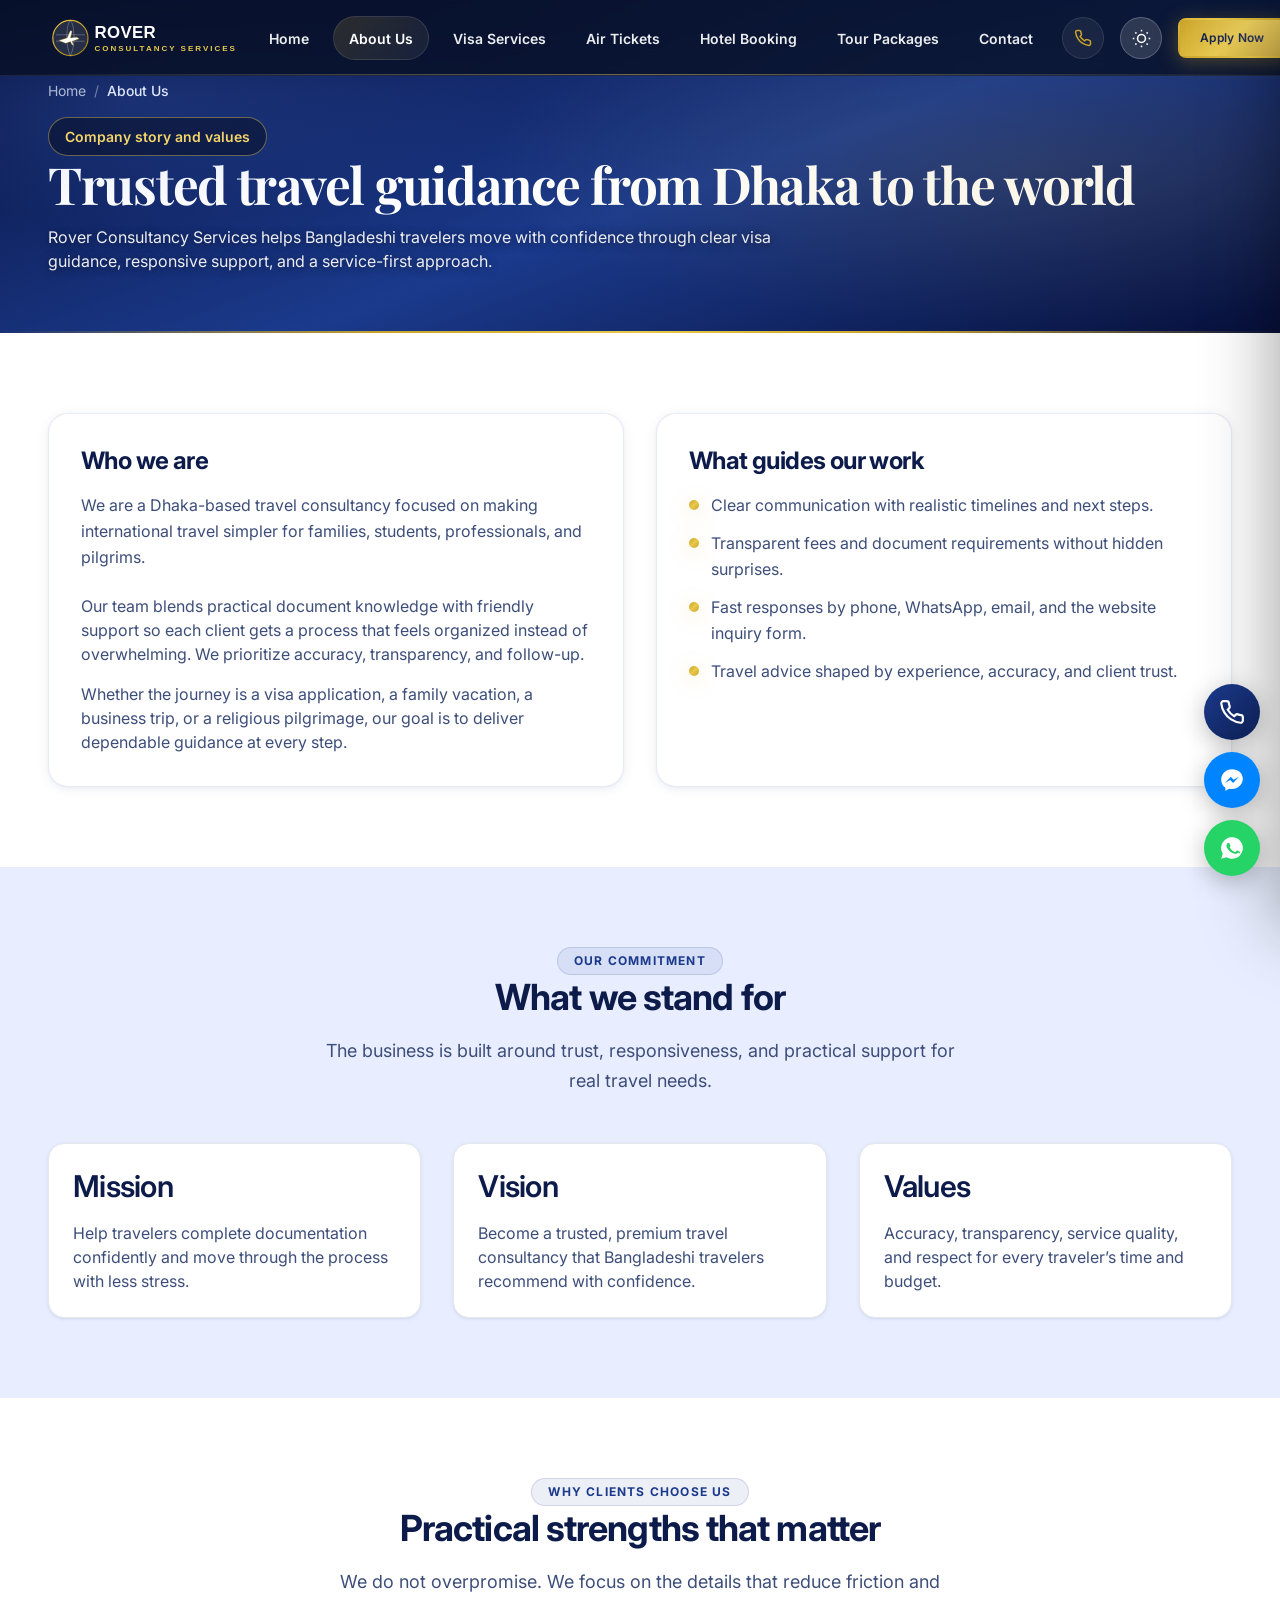
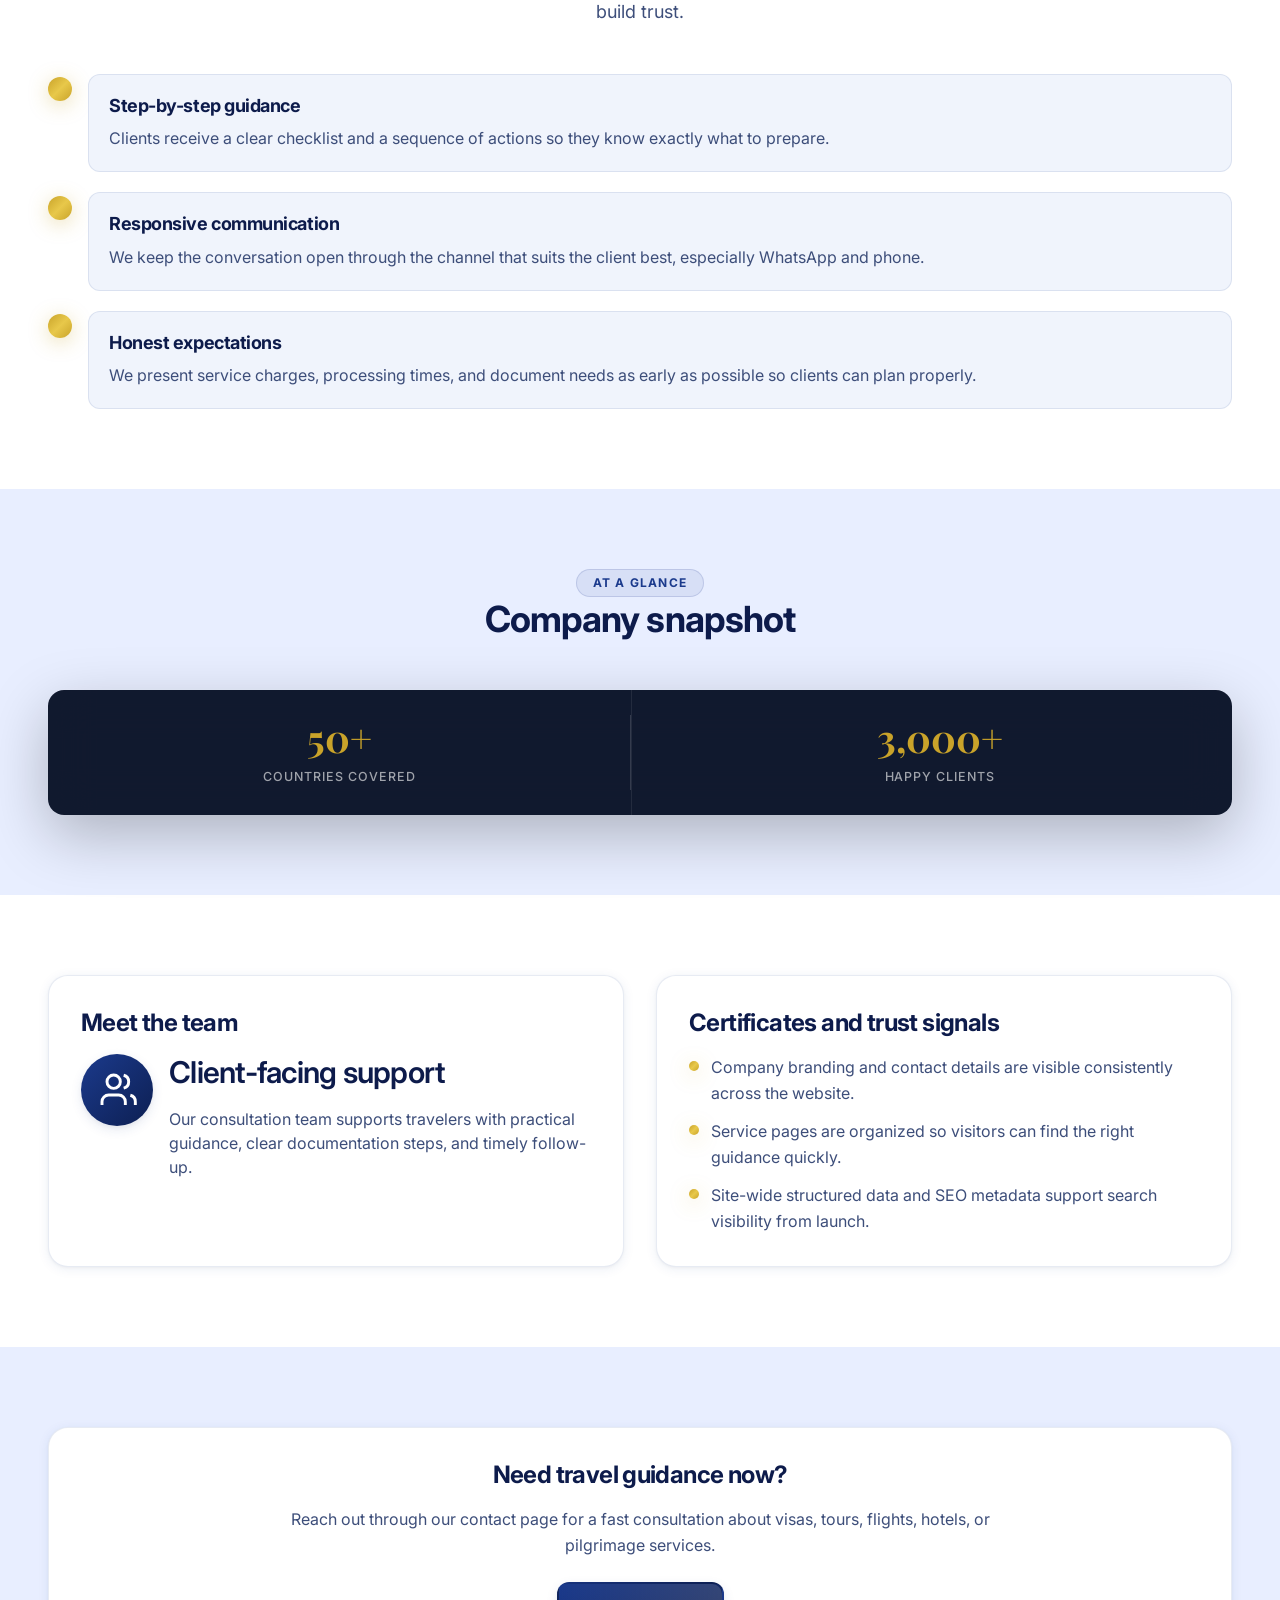
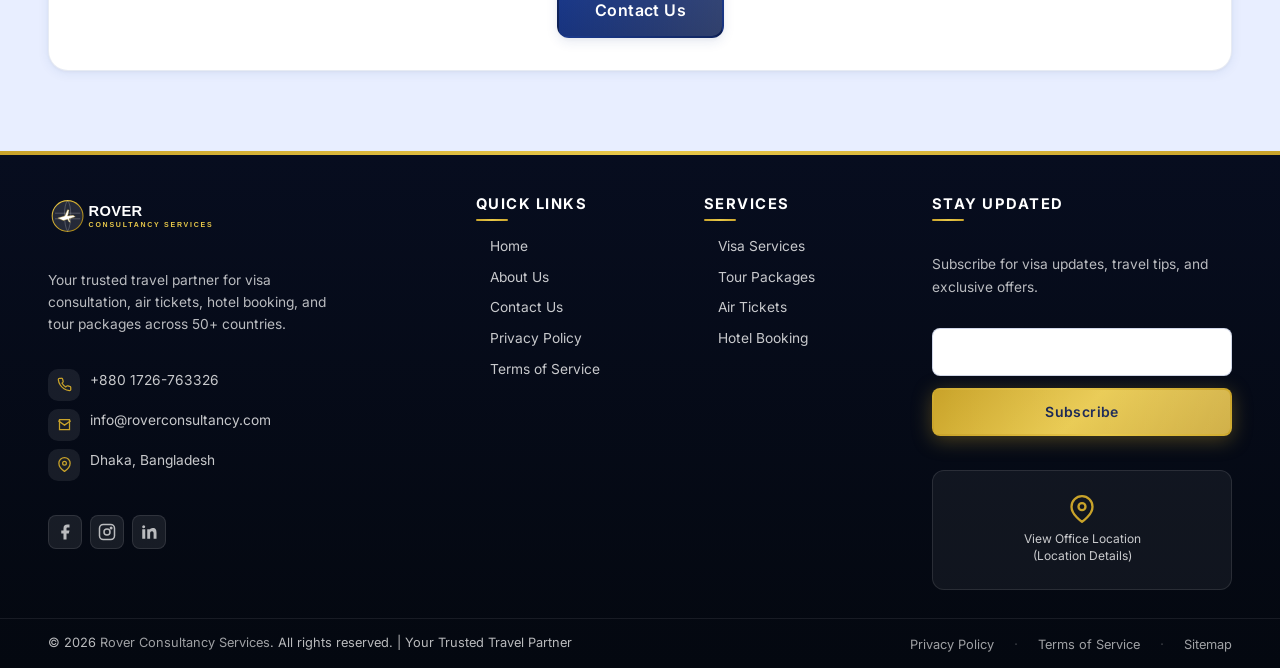
<file: html/about-us.html>
<!DOCTYPE html>
<html lang="en-BD">
<head>
<script>
  /* Prevent flash of unstyled content */
  (function(){var t=localStorage.getItem('rover-theme');if(t)document.documentElement.setAttribute('data-theme',t);})();
</script>
  <meta charset="UTF-8">
  <meta name="viewport" content="width=device-width, initial-scale=1.0">

  <title>About Rover Consultancy Services | Trusted Travel Partner in Dhaka</title>
  <meta name="description" content="Learn about Rover Consultancy Services, our mission, values, and experience helping Bangladeshi travelers with visas, tours, air tickets, hotel booking, Hajj, and Umrah services.">
  <meta name="keywords" content="about rover consultancy services, travel agency dhaka, visa consultancy bangladesh, trusted travel partner">
  <meta name="author" content="Rover Consultancy Services">
  <meta name="robots" content="index, follow, max-image-preview:large">
  <link rel="canonical" href="https://www.roverconsultancy.com/html/about-us.html">

  <meta property="og:type" content="website">
  <meta property="og:url" content="https://www.roverconsultancy.com/html/about-us.html">
  <meta property="og:title" content="About Rover Consultancy Services | Trusted Travel Partner in Dhaka">
  <meta property="og:description" content="Discover the team, values, and story behind Rover Consultancy Services in Dhaka, Bangladesh.">
  <meta property="og:image" content="https://www.roverconsultancy.com/images/hero/og-homepage.jpg">
  <meta property="og:locale" content="en_BD">
  <meta property="og:site_name" content="Rover Consultancy Services">

  <meta name="twitter:card" content="summary_large_image">
  <meta name="twitter:title" content="About Rover Consultancy Services | Trusted Travel Partner in Dhaka">
  <meta name="twitter:description" content="Discover the team, values, and story behind Rover Consultancy Services in Dhaka, Bangladesh.">
  <meta name="twitter:image" content="https://www.roverconsultancy.com/images/hero/og-homepage.jpg">

  <link rel="icon" type="image/x-icon" href="../favicon.ico">
  <link rel="icon" type="image/png" sizes="16x16" href="../favicon-16x16.png">
  <link rel="icon" type="image/png" sizes="32x32" href="../favicon-32x32.png">
  <link rel="apple-touch-icon" sizes="180x180" href="../apple-touch-icon.png">
  <link rel="icon" type="image/png" sizes="192x192" href="../android-chrome-192x192.png">
  <link rel="icon" type="image/png" sizes="512x512" href="../android-chrome-512x512.png">
  <link rel="manifest" href="../manifest.webmanifest">
  <meta name="theme-color" content="#1B3A8C">

  <link rel="preload" href="../fonts/Inter-Variable.woff2" as="font" type="font/woff2" crossorigin>
  <link rel="preload" href="../fonts/PlayfairDisplay-Variable.woff2" as="font" type="font/woff2" crossorigin>

  <link rel="stylesheet" href="../css/fonts.css">
  <link rel="stylesheet" href="../css/variables.css">
  <link rel="stylesheet" href="../css/base.css">
  <link rel="stylesheet" href="../css/components.css">
  <link rel="stylesheet" href="../css/header.css">
  <link rel="stylesheet" href="../css/footer.css">
  <link rel="stylesheet" href="../css/pages.css">
  <link rel="stylesheet" href="../css/theme.css">
  <link rel="stylesheet" href="../css/premium.css">
</head>
<body>
  <a href="#main-content" class="skip-link">Skip to main content</a>

  <header class="site-header" id="siteHeader">
    <div class="container">
      <div class="header-inner">
        <a href="../index.html" class="nav-logo" aria-label="Rover Consultancy Services - Home">
          <img src="../images/logo/rover-logo-white.svg" class="nav-logo__img" alt="Rover Consultancy Services logo" width="240" height="60" loading="eager">
        </a>

        <nav class="nav-desktop" aria-label="Primary navigation">
          <div class="nav-item"><a href="../index.html" class="nav-link">Home</a></div>
          <div class="nav-item"><a href="visa-services.html" class="nav-link">Visa Services</a></div><div class="nav-item"><a href="air-tickets.html" class="nav-link">Air Tickets</a></div><div class="nav-item"><a href="hotel-booking.html" class="nav-link">Hotel Booking</a></div>
          <div class="nav-item"><a href="tour-packages.html" class="nav-link">Tour Packages</a></div>
          
          <div class="nav-item"><a href="about-us.html" class="nav-link active">About Us</a></div>
          <div class="nav-item"><a href="contact-us.html" class="nav-link">Contact</a></div>
        </nav>

        <div class="flex items-center gap-4">
          <a href="tel:+8801726763326" class="nav-phone" data-bind="phone_href">
            <svg viewBox="0 0 24 24" fill="none" stroke="currentColor" stroke-width="2"><path d="M22 16.92v3a2 2 0 0 1-2.18 2 19.79 19.79 0 0 1-8.63-3.07 19.5 19.5 0 0 1-6-6 19.79 19.79 0 0 1-3.07-8.67A2 2 0 0 1 4.11 2h3a2 2 0 0 1 2 1.72c.127.96.361 1.903.7 2.81a2 2 0 0 1-.45 2.11L8.09 9.91a16 16 0 0 0 6 6l1.27-1.27a2 2 0 0 1 2.11-.45c.907.339 1.85.573 2.81.7A2 2 0 0 1 22 16.92z"/></svg>
            <span data-bind="phone_display">01726-763326</span>
          </a>
          <button class="theme-toggle" id="themeToggle" aria-label="Toggle dark/light mode" title="Toggle theme"><svg class="icon-sun" xmlns="http://www.w3.org/2000/svg" viewBox="0 0 24 24" fill="none" stroke="currentColor" stroke-width="2"><circle cx="12" cy="12" r="5"/><line x1="12" y1="1" x2="12" y2="3"/><line x1="12" y1="21" x2="12" y2="23"/><line x1="4.22" y1="4.22" x2="5.64" y2="5.64"/><line x1="18.36" y1="18.36" x2="19.78" y2="19.78"/><line x1="1" y1="12" x2="3" y2="12"/><line x1="21" y1="12" x2="23" y2="12"/><line x1="4.22" y1="19.78" x2="5.64" y2="18.36"/><line x1="18.36" y1="5.64" x2="19.78" y2="4.22"/></svg><svg class="icon-moon" xmlns="http://www.w3.org/2000/svg" viewBox="0 0 24 24" fill="none" stroke="currentColor" stroke-width="2"><path d="M21 12.79A9 9 0 1 1 11.21 3 7 7 0 0 0 21 12.79z"/></svg></button>
          <a href="contact-us.html" class="btn btn-gold btn-sm">Apply Now</a>
          <button class="hamburger" id="hamburgerBtn" aria-label="Open menu" aria-expanded="false" aria-controls="mobileMenu">
            <span class="hamburger-line"></span>
            <span class="hamburger-line"></span>
            <span class="hamburger-line"></span>
          </button>
        </div>
      </div>
    </div>
  </header>

  <div class="mobile-menu" id="mobileMenu">
    <div class="mobile-menu__overlay"></div>
    <div class="mobile-menu__panel">
      <div class="mobile-menu__header">
        <div class="mobile-menu__logo">
          <span class="mobile-menu__logo-name">ROVER CONSULTANCY</span>
          <span class="mobile-menu__logo-sub">Your Trusted Travel Partner</span>
        </div>
        <button class="mobile-menu__close" aria-label="Close menu">
          <svg viewBox="0 0 24 24" fill="none" stroke="currentColor" stroke-width="2.5"><path d="M18 6L6 18M6 6l12 12"/></svg>
        </button>
      </div>

      <nav class="mobile-menu__nav" aria-label="Mobile navigation">
        <div class="mobile-nav-item"><a href="../index.html" class="mobile-nav-link">Home</a></div>
        <div class="mobile-nav-item"><a href="visa-services.html" class="mobile-nav-link">Visa Services</a></div><div class="mobile-nav-item"><a href="air-tickets.html" class="mobile-nav-link">Air Tickets</a></div><div class="mobile-nav-item"><a href="hotel-booking.html" class="mobile-nav-link">Hotel Booking</a></div>
        <div class="mobile-nav-item"><a href="tour-packages.html" class="mobile-nav-link">Tour Packages</a></div>
        
        
        
        
        <div class="mobile-nav-item"><a href="about-us.html" class="mobile-nav-link active">About Us</a></div>
        <div class="mobile-nav-item"><a href="contact-us.html" class="mobile-nav-link">Contact</a></div>
      </nav>

      <div class="mobile-menu__footer">
        <div class="mobile-menu__contact">
          <a href="tel:+8801726763326" class="mobile-contact-item">
            <svg viewBox="0 0 24 24" fill="none" stroke="currentColor" stroke-width="2"><path d="M22 16.92v3a2 2 0 0 1-2.18 2 19.79 19.79 0 0 1-8.63-3.07 19.5 19.5 0 0 1-6-6 19.79 19.79 0 0 1-3.07-8.67A2 2 0 0 1 4.11 2h3a2 2 0 0 1 2 1.72c.127.96.361 1.903.7 2.81a2 2 0 0 1-.45 2.11L8.09 9.91a16 16 0 0 0 6 6l1.27-1.27a2 2 0 0 1 2.11-.45c.907.339 1.85.573 2.81.7A2 2 0 0 1 22 16.92z"/></svg>
            <span data-bind="phone_display">01726-763326</span>
          </a>
          <a href="mailto:info@roverconsultancy.com" class="mobile-contact-item">
            <svg viewBox="0 0 24 24" fill="none" stroke="currentColor" stroke-width="2"><path d="M4 4h16v16H4z"/><path d="M22 6l-10 7L2 6"/></svg>
            <span data-bind="email">info@roverconsultancy.com</span>
          </a>
        </div>
        <a href="contact-us.html" class="btn btn-primary btn-block">Apply Now</a>
      </div>
    </div>
  </div>

  <main id="main-content">
    <section class="page-banner">
      <div class="container">
        <div class="page-breadcrumb-wrap">
          <nav class="breadcrumbs" aria-label="Breadcrumb">
            <a href="../index.html" data-breadcrumb-item>Home</a>
            <span class="sep" aria-hidden="true">/</span>
            <span class="current" data-breadcrumb-item>About Us</span>
          </nav>
          <div class="page-banner__content">
            <span class="section-note">Company story and values</span>
            <h1 class="page-banner__title text-display-2">Trusted travel guidance from Dhaka to the world</h1>
            <p class="section-subtitle" style="max-width: 760px; color: rgba(255,255,255,0.82);">
              Rover Consultancy Services helps Bangladeshi travelers move with confidence through clear visa guidance, responsive support, and a service-first approach.
            </p>
          </div>
        </div>
      </div>
    </section>

    <section class="section section--white">
      <div class="container">
        <div class="content-grid content-grid--2">
          <article class="content-panel">
            <h2 class="panel-heading">Who we are</h2>
            <p class="panel-subheading">
              We are a Dhaka-based travel consultancy focused on making international travel simpler for families, students, professionals, and pilgrims.
            </p>
            <p>
              Our team blends practical document knowledge with friendly support so each client gets a process that feels organized instead of overwhelming. We prioritize accuracy, transparency, and follow-up.
            </p>
            <p style="margin-top: var(--sp-4);">
              Whether the journey is a visa application, a family vacation, a business trip, or a religious pilgrimage, our goal is to deliver dependable guidance at every step.
            </p>
          </article>

          <aside class="content-panel">
            <h2 class="panel-heading">What guides our work</h2>
            <ul class="feature-list">
              <li>Clear communication with realistic timelines and next steps.</li>
              <li>Transparent fees and document requirements without hidden surprises.</li>
              <li>Fast responses by phone, WhatsApp, email, and the website inquiry form.</li>
              <li>Travel advice shaped by experience, accuracy, and client trust.</li>
            </ul>
          </aside>
        </div>
      </div>
    </section>

    <section class="section section--light">
      <div class="container">
        <div class="section-header reveal">
          <span class="text-eyebrow text-eyebrow--pill">Our commitment</span>
          <h2>What we stand for</h2>
          <p class="section-subtitle">The business is built around trust, responsiveness, and practical support for real travel needs.</p>
        </div>

        <div class="content-grid content-grid--3">
          <div class="info-card reveal">
            <h3 class="text-h3 mb-4">Mission</h3>
            <p class="text-secondary">Help travelers complete documentation confidently and move through the process with less stress.</p>
          </div>
          <div class="info-card reveal delay-100">
            <h3 class="text-h3 mb-4">Vision</h3>
            <p class="text-secondary">Become a trusted, premium travel consultancy that Bangladeshi travelers recommend with confidence.</p>
          </div>
          <div class="info-card reveal delay-200">
            <h3 class="text-h3 mb-4">Values</h3>
            <p class="text-secondary">Accuracy, transparency, service quality, and respect for every traveler’s time and budget.</p>
          </div>
        </div>
      </div>
    </section>

    <section class="section section--white">
      <div class="container">
        <div class="section-header reveal">
          <span class="text-eyebrow text-eyebrow--pill">Why clients choose us</span>
          <h2>Practical strengths that matter</h2>
          <p class="section-subtitle">We do not overpromise. We focus on the details that reduce friction and build trust.</p>
        </div>

        <div class="timeline">
          <div class="timeline-item reveal">
            <div class="timeline-marker" aria-hidden="true"></div>
            <div class="timeline-card">
              <h3 class="timeline-card__title">Step-by-step guidance</h3>
              <p class="timeline-card__text">Clients receive a clear checklist and a sequence of actions so they know exactly what to prepare.</p>
            </div>
          </div>
          <div class="timeline-item reveal delay-100">
            <div class="timeline-marker" aria-hidden="true"></div>
            <div class="timeline-card">
              <h3 class="timeline-card__title">Responsive communication</h3>
              <p class="timeline-card__text">We keep the conversation open through the channel that suits the client best, especially WhatsApp and phone.</p>
            </div>
          </div>
          <div class="timeline-item reveal delay-200">
            <div class="timeline-marker" aria-hidden="true"></div>
            <div class="timeline-card">
              <h3 class="timeline-card__title">Honest expectations</h3>
              <p class="timeline-card__text">We present service charges, processing times, and document needs as early as possible so clients can plan properly.</p>
            </div>
          </div>
        </div>
      </div>
    </section>

    <section class="section section--alt">
      <div class="container">
        <div class="section-header reveal">
          <span class="text-eyebrow text-eyebrow--pill">At a glance</span>
          <h2>Company snapshot</h2>
        </div>
        <div class="stats-bar__inner" style="grid-template-columns: repeat(2, minmax(0, 1fr));">
          <div class="stat-card reveal">
            <span class="stat-card__number">50+</span>
            <span class="stat-card__label">Countries Covered</span>
          </div>
          <div class="stat-card reveal delay-100">
            <span class="stat-card__number">3,000+</span>
            <span class="stat-card__label">Happy Clients</span>
          </div>
        </div>
      </div>
    </section>

    <section class="section section--white">
      <div class="container">
        <div class="content-grid content-grid--2">
          <div class="content-panel">
            <h2 class="panel-heading">Meet the team</h2>
            <div class="flex items-start gap-4">
              <span class="team-avatar-badge" role="img" aria-label="Rover Consultancy travel support team">
                <svg width="40" height="40" viewBox="0 0 24 24" fill="none" stroke="currentColor" stroke-width="1.75"><path d="M17 21v-2a4 4 0 0 0-4-4H7a4 4 0 0 0-4 4v2"/><circle cx="10" cy="7" r="4"/><path d="M23 21v-2a4 4 0 0 0-3-3.87"/><path d="M16 3.13a4 4 0 0 1 0 7.75"/></svg>
              </span>
              <div>
                <h3 class="text-h3 mb-4">Client-facing support</h3>
                <p class="text-secondary">Our consultation team supports travelers with practical guidance, clear documentation steps, and timely follow-up.</p>
              </div>
            </div>
          </div>

          <div class="content-panel">
            <h2 class="panel-heading">Certificates and trust signals</h2>
            <ul class="feature-list">
              <li>Company branding and contact details are visible consistently across the website.</li>
              <li>Service pages are organized so visitors can find the right guidance quickly.</li>
              <li>Site-wide structured data and SEO metadata support search visibility from launch.</li>
            </ul>
          </div>
        </div>
      </div>
    </section>

    <section class="section section--light">
      <div class="container">
        <div class="content-panel text-center">
          <h2 class="panel-heading">Need travel guidance now?</h2>
          <p class="panel-subheading" style="max-width: 760px; margin-inline: auto;">Reach out through our contact page for a fast consultation about visas, tours, flights, hotels, or pilgrimage services.</p>
          <a href="contact-us.html" class="btn btn-primary btn-lg">Contact Us</a>
        </div>
      </div>
    </section>
  </main>

  <footer class="site-footer">
    <div class="footer-stripe"></div>
    <div class="footer-main">
      <div class="container">
        <div class="footer-grid">
          <div class="footer-brand">
            <a href="../index.html" class="footer-logo">
              <img src="../images/logo/rover-logo-white.svg" class="footer-logo__img" alt="Rover Consultancy Services logo" width="240" height="60" loading="lazy">
            </a>
            <p class="footer-brand__desc">Your trusted travel partner for visa consultation, air tickets, hotel booking, and tour packages across 50+ countries.</p>
            <div class="footer-contact-list">
              <a href="tel:+8801726763326" class="footer-contact-item"><span class="footer-contact-item__icon"><svg viewBox="0 0 24 24" fill="none" stroke="currentColor" stroke-width="2"><path d="M22 16.92v3a2 2 0 0 1-2.18 2 19.79 19.79 0 0 1-8.63-3.07 19.5 19.5 0 0 1-6-6 19.79 19.79 0 0 1-3.07-8.67A2 2 0 0 1 4.11 2h3a2 2 0 0 1 2 1.72c.127.96.361 1.903.7 2.81a2 2 0 0 1-.45 2.11L8.09 9.91a16 16 0 0 0 6 6l1.27-1.27a2 2 0 0 1 2.11-.45c.907.339 1.85.573 2.81.7A2 2 0 0 1 22 16.92z"/></svg></span><span data-bind="phone_display">01726-763326</span></a>
              <a href="mailto:info@roverconsultancy.com" class="footer-contact-item"><span class="footer-contact-item__icon"><svg viewBox="0 0 24 24" fill="none" stroke="currentColor" stroke-width="2"><path d="M4 4h16v16H4z"/><path d="M22 6l-10 7L2 6"/></svg></span><span data-bind="email">info@roverconsultancy.com</span></a>
              <div class="footer-contact-item"><span class="footer-contact-item__icon"><svg viewBox="0 0 24 24" fill="none" stroke="currentColor" stroke-width="2"><path d="M21 10c0 7-9 13-9 13s-9-6-9-13a9 9 0 0 1 18 0z"/><circle cx="12" cy="10" r="3"/></svg></span><span data-bind="address">Dhaka, Bangladesh</span></div>
            </div>
            <div class="footer-social">
              <a href="#" data-social="facebook" target="_blank" rel="noopener" class="footer-social__link" aria-label="Follow us on Facebook"><svg viewBox="0 0 24 24" fill="currentColor"><path d="M18 2h-3a5 5 0 0 0-5 5v3H7v4h3v8h4v-8h3l1-4h-4V7a1 1 0 0 1 1-1h3z"/></svg></a>
              <a href="#" data-social="instagram" target="_blank" rel="noopener" class="footer-social__link" aria-label="Follow us on Instagram"><svg viewBox="0 0 24 24" fill="none" stroke="currentColor" stroke-width="2"><rect x="2" y="2" width="20" height="20" rx="5"/><circle cx="12" cy="12" r="4"/><circle cx="17.5" cy="6.5" r="1"/></svg></a>
              <a href="#" data-social="linkedin" target="_blank" rel="noopener" class="footer-social__link" aria-label="Follow us on LinkedIn"><svg viewBox="0 0 24 24" fill="currentColor"><path d="M6.94 5a2 2 0 1 1-4-.002 2 2 0 0 1 4 .002zM7 8.48H3V21h4zM13.5 8.48h-3.83V21h3.83v-6.57c0-1.74.33-3.42 2.48-3.42 2.12 0 2.15 1.98 2.15 3.53V21H22v-7.93c0-3.66-.79-6.47-5.06-6.47-2.05 0-3.43 1.12-4 2.19h-.05z"/></svg></a>
            </div>
          </div>

          <div>
            <h3 class="footer-col-title">Quick Links</h3>
            <div class="footer-links">
              <a href="../index.html" class="footer-link">Home</a>
              <a href="about-us.html" class="footer-link">About Us</a>
              <a href="contact-us.html" class="footer-link">Contact Us</a>
              <a href="privacy-policy.html" class="footer-link">Privacy Policy</a>
              <a href="terms-of-service.html" class="footer-link">Terms of Service</a>
            </div>
          </div>

          <div>
            <h3 class="footer-col-title">Services</h3>
            <div class="footer-links">
              <a href="visa-services.html" class="footer-link">Visa Services</a>
              <a href="tour-packages.html" class="footer-link">Tour Packages</a>
              <a href="air-tickets.html" class="footer-link">Air Tickets</a>
              <a href="hotel-booking.html" class="footer-link">Hotel Booking</a>            </div>
          </div>

          <div class="footer-newsletter">
            <h3 class="footer-col-title">Stay Updated</h3>
            <p class="footer-newsletter__desc">Subscribe for visa updates, travel tips, and exclusive offers.</p>
            <form class="newsletter-form" data-form="newsletter">
              <input type="email" class="form-control" placeholder="Your email address" aria-label="Email address for newsletter" required>
              <button type="submit" class="btn btn-gold">Subscribe</button>
            </form>
            <a href="contact-us.html#map" class="footer-map">
              <svg viewBox="0 0 24 24" fill="none" stroke="currentColor" stroke-width="2"><path d="M21 10c0 7-9 13-9 13s-9-6-9-13a9 9 0 0 1 18 0z"/><circle cx="12" cy="10" r="3"/></svg>
              <span class="footer-map__text">View Office Location<br>(Location Details)</span>
            </a>
          </div>
        </div>
      </div>
    </div>

    <hr class="footer-divider">

    <div class="footer-bottom">
      <div class="container">
        <div class="footer-bottom-inner">
          <p class="footer-copyright">&copy; <span data-current-year>2026</span> <a href="../index.html">Rover Consultancy Services</a>. All rights reserved. | Your Trusted Travel Partner</p>
          <ul class="footer-legal-links">
            <li><a href="privacy-policy.html" class="footer-legal-link">Privacy Policy</a></li>
            <li><a href="terms-of-service.html" class="footer-legal-link">Terms of Service</a></li>
            <li><a href="../sitemap.xml" class="footer-legal-link">Sitemap</a></li>
          </ul>
        </div>
      </div>
    </div>
  </footer>

  <div class="float-buttons">
    <a href="#" class="float-btn float-btn--top" id="backToTopBtn" aria-label="Back to top" data-tooltip="Back to Top">
      <svg viewBox="0 0 24 24" fill="none" stroke="currentColor" stroke-width="2.5"><path d="M12 19V5M5 12l7-7 7 7"/></svg>
    </a>
    <a href="#" class="float-btn float-btn--phone" aria-label="Call us" data-tooltip="Call Us">
      <svg viewBox="0 0 24 24" fill="none" stroke="currentColor" stroke-width="2"><path d="M22 16.92v3a2 2 0 0 1-2.18 2 19.79 19.79 0 0 1-8.63-3.07 19.5 19.5 0 0 1-6-6 19.79 19.79 0 0 1-3.07-8.67A2 2 0 0 1 4.11 2h3a2 2 0 0 1 2 1.72c.127.96.361 1.903.7 2.81a2 2 0 0 1-.45 2.11L8.09 9.91a16 16 0 0 0 6 6l1.27-1.27a2 2 0 0 1 2.11-.45c.907.339 1.85.573 2.81.7A2 2 0 0 1 22 16.92z"/></svg>
    </a>
    <a href="#" class="float-btn float-btn--messenger" target="_blank" rel="noopener" aria-label="Message us on Facebook Messenger" data-tooltip="Messenger">
      <svg viewBox="0 0 24 24" fill="currentColor"><path d="M12 2C6.5 2 2 6.1 2 11.5c0 3.1 1.5 5.9 3.9 7.7V22l3.6-2c.8.2 1.7.3 2.5.3 5.5 0 10-4.1 10-9.5S17.5 2 12 2zm1 12.8-2.6-2.7-4.9 2.7 5.4-5.7 2.6 2.7 4.9-2.7z"/></svg>
    </a>
    <a href="#" class="float-btn float-btn--whatsapp" target="_blank" rel="noopener" aria-label="Chat with us on WhatsApp" data-tooltip="WhatsApp">
      <svg viewBox="0 0 24 24" fill="currentColor"><path d="M12 2a10 10 0 0 0-8.5 15.3L2 22l4.9-1.4A10 10 0 1 0 12 2zm5.6 14.2c-.2.6-1.3 1.2-1.8 1.2-.5.1-1 .1-3.2-.7-2.7-1.1-4.5-3.8-4.6-4-.1-.2-1.1-1.5-1.1-2.8 0-1.3.7-2 1-2.2.2-.3.5-.3.7-.3h.5c.2 0 .4 0 .6.5l.8 2c.1.2.1.4 0 .6l-.4.5c-.1.2-.3.3-.1.6.2.4.9 1.5 1.9 2.4 1.3 1.2 2.4 1.5 2.8 1.7.3.1.5.1.7-.1l1-1.2c.2-.3.4-.2.7-.1l1.8.9c.3.1.5.2.5.4.1.2.1.9-.1 1.5z"/></svg>
    </a>
  </div>

  <script src="../js/theme.js"></script>
  <script src="../js/config.js" defer></script>
  <script src="../js/main.js" defer></script>
  <script src="../js/schema.js" defer></script>
</body>
</html>
</file>
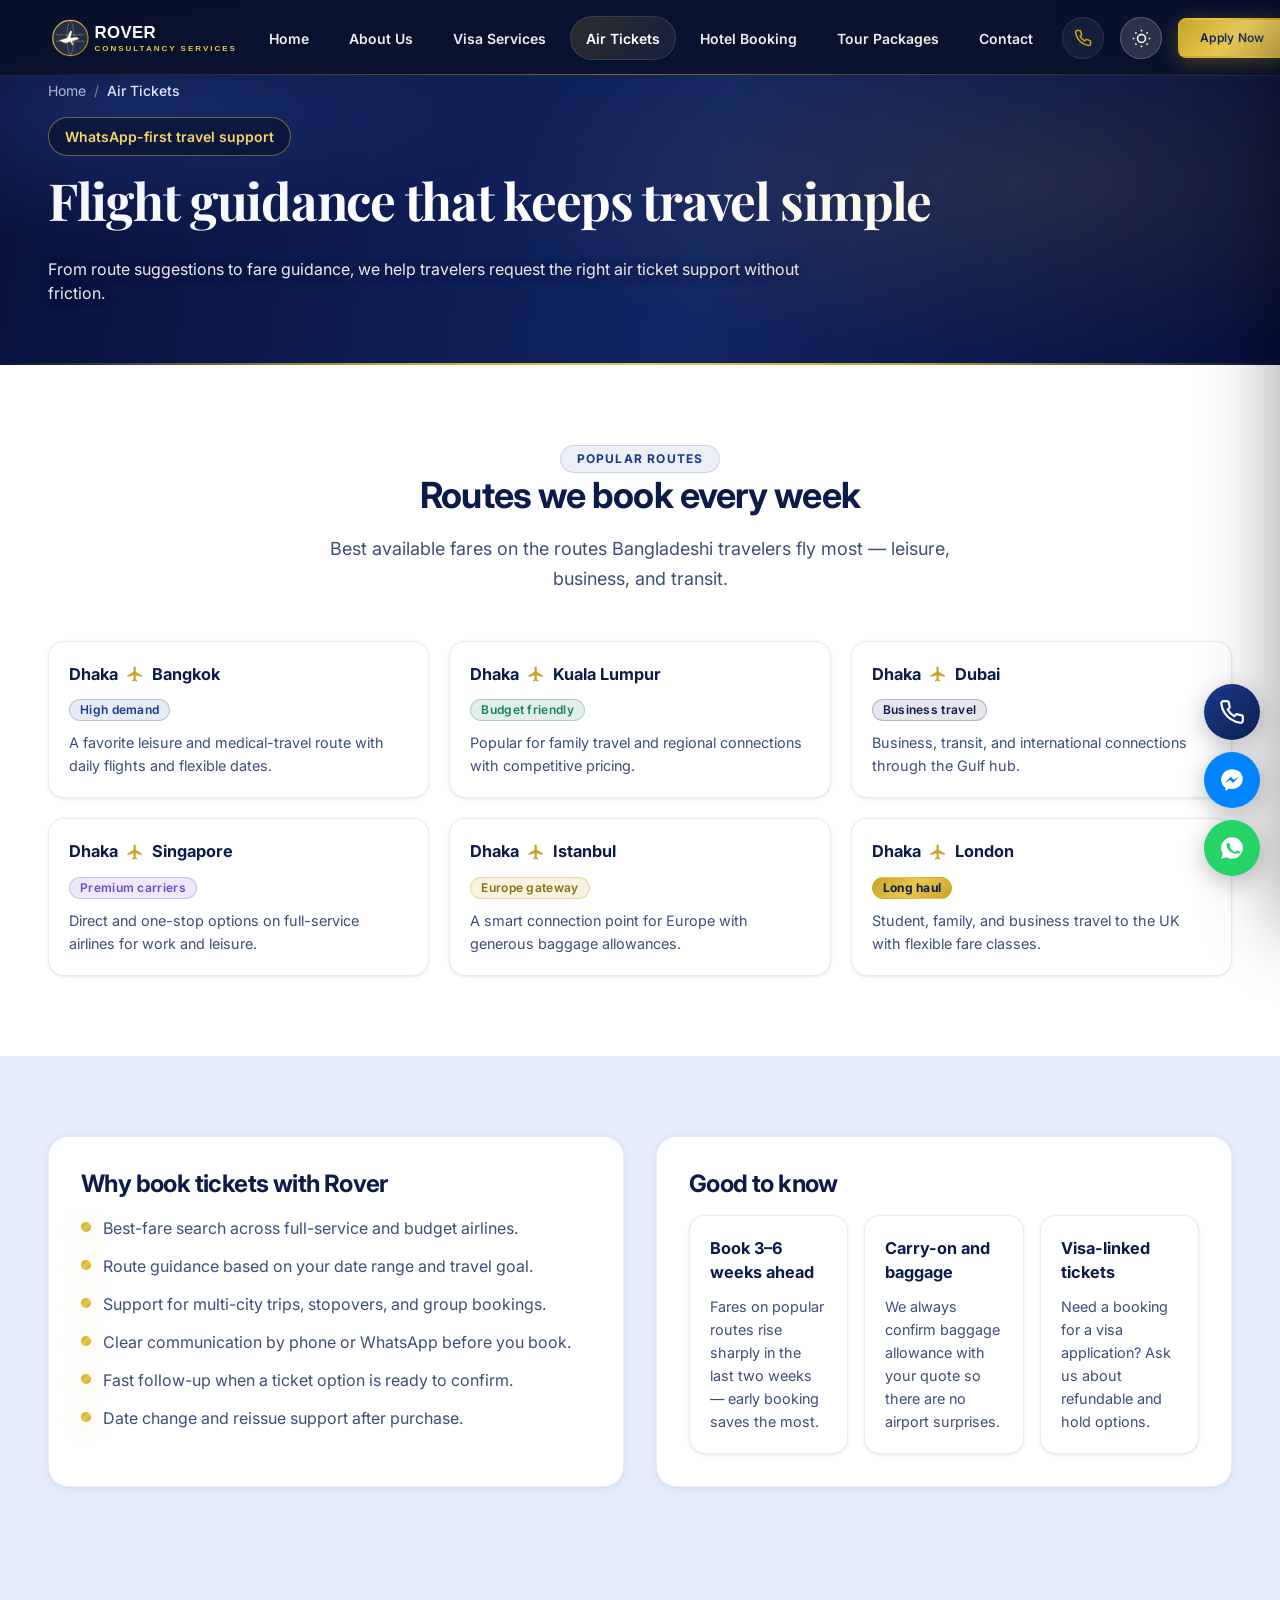
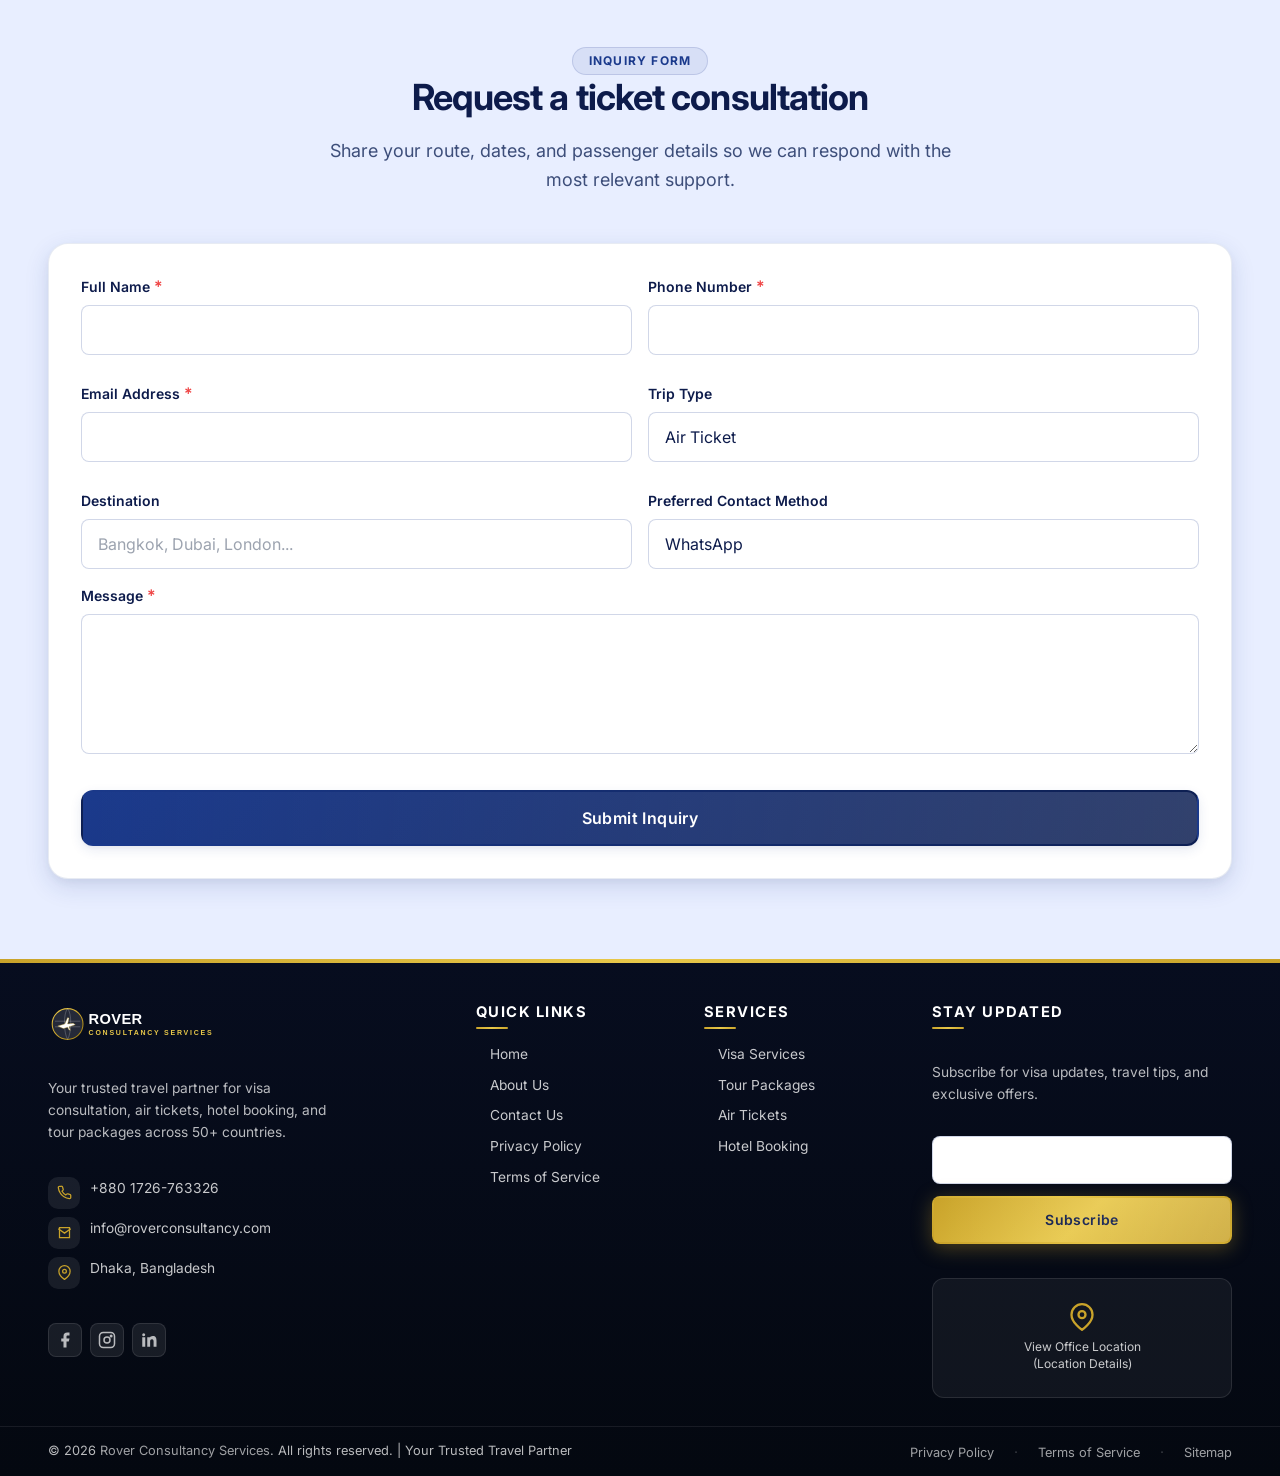
<file: html/air-tickets.html>
<!DOCTYPE html>
<html lang="en-BD">
<head>
<script>
  /* Prevent flash of unstyled content */
  (function(){var t=localStorage.getItem('rover-theme');if(t)document.documentElement.setAttribute('data-theme',t);})();
</script>
  <meta charset="UTF-8">
  <meta name="viewport" content="width=device-width, initial-scale=1.0">
  <title>Air Tickets | Rover Consultancy Services</title>
  <meta name="description" content="Book air tickets with Rover Consultancy Services. Get travel support for popular routes, fare guidance, and responsive WhatsApp-first inquiry handling in Dhaka.">
  <meta name="keywords" content="air tickets bangladesh, flight booking dhaka, rover consultancy air tickets">
  <meta name="author" content="Rover Consultancy Services">
  <meta name="robots" content="index, follow, max-image-preview:large">
  <link rel="canonical" href="https://www.roverconsultancy.com/html/air-tickets.html">
  <meta property="og:type" content="website">
  <meta property="og:url" content="https://www.roverconsultancy.com/html/air-tickets.html">
  <meta property="og:title" content="Air Tickets | Rover Consultancy Services">
  <meta property="og:description" content="Flight inquiry support and route guidance from Rover Consultancy Services in Dhaka, Bangladesh.">
  <meta property="og:image" content="https://www.roverconsultancy.com/images/hero/og-homepage.jpg">
  <meta property="og:locale" content="en_BD">
  <meta property="og:site_name" content="Rover Consultancy Services">
  <meta name="twitter:card" content="summary_large_image">
  <meta name="twitter:title" content="Air Tickets | Rover Consultancy Services">
  <meta name="twitter:description" content="Flight inquiry support and route guidance from Rover Consultancy Services in Dhaka, Bangladesh.">
  <meta name="twitter:image" content="https://www.roverconsultancy.com/images/hero/og-homepage.jpg">
  <link rel="icon" type="image/x-icon" href="../favicon.ico">
  <link rel="icon" type="image/png" sizes="16x16" href="../favicon-16x16.png">
  <link rel="icon" type="image/png" sizes="32x32" href="../favicon-32x32.png">
  <link rel="apple-touch-icon" sizes="180x180" href="../apple-touch-icon.png">
  <link rel="icon" type="image/png" sizes="192x192" href="../android-chrome-192x192.png">
  <link rel="icon" type="image/png" sizes="512x512" href="../android-chrome-512x512.png">
  <link rel="manifest" href="../manifest.webmanifest">
  <meta name="theme-color" content="#1B3A8C">
  <link rel="preconnect" href="https://images.unsplash.com" crossorigin>
  <link rel="preload" href="../fonts/Inter-Variable.woff2" as="font" type="font/woff2" crossorigin>
  <link rel="preload" href="../fonts/PlayfairDisplay-Variable.woff2" as="font" type="font/woff2" crossorigin>
  <link rel="stylesheet" href="../css/fonts.css">
  <link rel="stylesheet" href="../css/variables.css">
  <link rel="stylesheet" href="../css/base.css">
  <link rel="stylesheet" href="../css/components.css">
  <link rel="stylesheet" href="../css/header.css">
  <link rel="stylesheet" href="../css/footer.css">
  <link rel="stylesheet" href="../css/pages.css">
  <link rel="stylesheet" href="../css/theme.css">
  <link rel="stylesheet" href="../css/premium.css">
</head>
<body>
  <a href="#main-content" class="skip-link">Skip to main content</a>
  <header class="site-header" id="siteHeader">
    <div class="container"><div class="header-inner">
      <a href="../index.html" class="nav-logo" aria-label="Rover Consultancy Services - Home"><img src="../images/logo/rover-logo-white.svg" class="nav-logo__img" alt="Rover Consultancy Services logo" width="240" height="60" loading="eager"></a>
      <nav class="nav-desktop" aria-label="Primary navigation">
        <div class="nav-item"><a href="../index.html" class="nav-link">Home</a></div>
        <div class="nav-item"><a href="visa-services.html" class="nav-link">Visa Services</a></div><div class="nav-item"><a href="air-tickets.html" class="nav-link active">Air Tickets</a></div><div class="nav-item"><a href="hotel-booking.html" class="nav-link">Hotel Booking</a></div>
        <div class="nav-item"><a href="tour-packages.html" class="nav-link">Tour Packages</a></div>
        
        <div class="nav-item"><a href="about-us.html" class="nav-link">About Us</a></div>
        <div class="nav-item"><a href="contact-us.html" class="nav-link">Contact</a></div>
      </nav>
      <div class="flex items-center gap-4">
        <a href="tel:+8801726763326" class="nav-phone" data-bind="phone_href"><svg viewBox="0 0 24 24" fill="none" stroke="currentColor" stroke-width="2"><path d="M22 16.92v3a2 2 0 0 1-2.18 2 19.79 19.79 0 0 1-8.63-3.07 19.5 19.5 0 0 1-6-6 19.79 19.79 0 0 1-3.07-8.67A2 2 0 0 1 4.11 2h3a2 2 0 0 1 2 1.72c.127.96.361 1.903.7 2.81a2 2 0 0 1-.45 2.11L8.09 9.91a16 16 0 0 0 6 6l1.27-1.27a2 2 0 0 1 2.11-.45c.907.339 1.85.573 2.81.7A2 2 0 0 1 22 16.92z"/></svg><span data-bind="phone_display">01726-763326</span></a>
        <button class="theme-toggle" id="themeToggle" aria-label="Toggle dark/light mode" title="Toggle theme"><svg class="icon-sun" xmlns="http://www.w3.org/2000/svg" viewBox="0 0 24 24" fill="none" stroke="currentColor" stroke-width="2"><circle cx="12" cy="12" r="5"/><line x1="12" y1="1" x2="12" y2="3"/><line x1="12" y1="21" x2="12" y2="23"/><line x1="4.22" y1="4.22" x2="5.64" y2="5.64"/><line x1="18.36" y1="18.36" x2="19.78" y2="19.78"/><line x1="1" y1="12" x2="3" y2="12"/><line x1="21" y1="12" x2="23" y2="12"/><line x1="4.22" y1="19.78" x2="5.64" y2="18.36"/><line x1="18.36" y1="5.64" x2="19.78" y2="4.22"/></svg><svg class="icon-moon" xmlns="http://www.w3.org/2000/svg" viewBox="0 0 24 24" fill="none" stroke="currentColor" stroke-width="2"><path d="M21 12.79A9 9 0 1 1 11.21 3 7 7 0 0 0 21 12.79z"/></svg></button><a href="contact-us.html" class="btn btn-gold btn-sm">Apply Now</a>
        <button class="hamburger" id="hamburgerBtn" aria-label="Open menu" aria-expanded="false" aria-controls="mobileMenu"><span class="hamburger-line"></span><span class="hamburger-line"></span><span class="hamburger-line"></span></button>
      </div>
    </div></div>
  </header>
  <div class="mobile-menu" id="mobileMenu"><div class="mobile-menu__overlay"></div><div class="mobile-menu__panel"><div class="mobile-menu__header"><div class="mobile-menu__logo"><span class="mobile-menu__logo-name">ROVER CONSULTANCY</span><span class="mobile-menu__logo-sub">Your Trusted Travel Partner</span></div><button class="mobile-menu__close" aria-label="Close menu"><svg viewBox="0 0 24 24" fill="none" stroke="currentColor" stroke-width="2.5"><path d="M18 6L6 18M6 6l12 12"/></svg></button></div><nav class="mobile-menu__nav" aria-label="Mobile navigation"><div class="mobile-nav-item"><a href="../index.html" class="mobile-nav-link">Home</a></div><div class="mobile-nav-item"><a href="visa-services.html" class="mobile-nav-link">Visa Services</a></div><div class="mobile-nav-item"><a href="air-tickets.html" class="mobile-nav-link active">Air Tickets</a></div><div class="mobile-nav-item"><a href="hotel-booking.html" class="mobile-nav-link">Hotel Booking</a></div><div class="mobile-nav-item"><a href="tour-packages.html" class="mobile-nav-link">Tour Packages</a></div><div class="mobile-nav-item"><a href="about-us.html" class="mobile-nav-link">About Us</a></div><div class="mobile-nav-item"><a href="contact-us.html" class="mobile-nav-link">Contact</a></div></nav><div class="mobile-menu__footer"><div class="mobile-menu__contact"><a href="tel:+8801726763326" class="mobile-contact-item"><svg viewBox="0 0 24 24" fill="none" stroke="currentColor" stroke-width="2"><path d="M22 16.92v3a2 2 0 0 1-2.18 2 19.79 19.79 0 0 1-8.63-3.07 19.5 19.5 0 0 1-6-6 19.79 19.79 0 0 1-3.07-8.67A2 2 0 0 1 4.11 2h3a2 2 0 0 1 2 1.72c.127.96.361 1.903.7 2.81a2 2 0 0 1-.45 2.11L8.09 9.91a16 16 0 0 0 6 6l1.27-1.27a2 2 0 0 1 2.11-.45c.907.339 1.85.573 2.81.7A2 2 0 0 1 22 16.92z"/></svg><span data-bind="phone_display">01726-763326</span></a><a href="mailto:info@roverconsultancy.com" class="mobile-contact-item"><svg viewBox="0 0 24 24" fill="none" stroke="currentColor" stroke-width="2"><path d="M4 4h16v16H4z"/><path d="M22 6l-10 7L2 6"/></svg><span data-bind="email">info@roverconsultancy.com</span></a></div><a href="contact-us.html" class="btn btn-primary btn-block">Apply Now</a></div></div></div>
  <main id="main-content">
    <section class="page-banner page-banner--air"><div class="container"><div class="page-breadcrumb-wrap"><nav class="breadcrumbs" aria-label="Breadcrumb"><a href="../index.html" data-breadcrumb-item>Home</a><span class="sep" aria-hidden="true">/</span><span class="current" data-breadcrumb-item>Air Tickets</span></nav><span class="section-note">WhatsApp-first travel support</span><h1 class="page-banner__title text-display-2">Flight guidance that keeps travel simple</h1><p class="section-subtitle page-banner__lead">From route suggestions to fare guidance, we help travelers request the right air ticket support without friction.</p></div></div></section>

    <section class="section section--white"><div class="container">
      <div class="section-header reveal"><span class="text-eyebrow text-eyebrow--pill">Popular routes</span><h2>Routes we book every week</h2><p class="section-subtitle">Best available fares on the routes Bangladeshi travelers fly most — leisure, business, and transit.</p></div>
      <div class="route-grid route-grid--wide">
        <div class="route-card reveal"><div class="route-card__route">Dhaka <svg class="route-card__plane" width="18" height="18" viewBox="0 0 24 24" fill="currentColor"><path d="M21 16v-2l-8-5V3.5a1.5 1.5 0 0 0-3 0V9l-8 5v2l8-2.5V19l-2 1.5V22l3.5-1 3.5 1v-1.5L13 19v-5.5l8 2.5z"/></svg> Bangkok</div><span class="badge badge-tourist route-card__badge">High demand</span><p class="text-secondary">A favorite leisure and medical-travel route with daily flights and flexible dates.</p></div>
        <div class="route-card reveal delay-100"><div class="route-card__route">Dhaka <svg class="route-card__plane" width="18" height="18" viewBox="0 0 24 24" fill="currentColor"><path d="M21 16v-2l-8-5V3.5a1.5 1.5 0 0 0-3 0V9l-8 5v2l8-2.5V19l-2 1.5V22l3.5-1 3.5 1v-1.5L13 19v-5.5l8 2.5z"/></svg> Kuala Lumpur</div><span class="badge badge-medical route-card__badge">Budget friendly</span><p class="text-secondary">Popular for family travel and regional connections with competitive pricing.</p></div>
        <div class="route-card reveal delay-200"><div class="route-card__route">Dhaka <svg class="route-card__plane" width="18" height="18" viewBox="0 0 24 24" fill="currentColor"><path d="M21 16v-2l-8-5V3.5a1.5 1.5 0 0 0-3 0V9l-8 5v2l8-2.5V19l-2 1.5V22l3.5-1 3.5 1v-1.5L13 19v-5.5l8 2.5z"/></svg> Dubai</div><span class="badge badge-business route-card__badge">Business travel</span><p class="text-secondary">Business, transit, and international connections through the Gulf hub.</p></div>
        <div class="route-card reveal"><div class="route-card__route">Dhaka <svg class="route-card__plane" width="18" height="18" viewBox="0 0 24 24" fill="currentColor"><path d="M21 16v-2l-8-5V3.5a1.5 1.5 0 0 0-3 0V9l-8 5v2l8-2.5V19l-2 1.5V22l3.5-1 3.5 1v-1.5L13 19v-5.5l8 2.5z"/></svg> Singapore</div><span class="badge badge-transit route-card__badge">Premium carriers</span><p class="text-secondary">Direct and one-stop options on full-service airlines for work and leisure.</p></div>
        <div class="route-card reveal delay-100"><div class="route-card__route">Dhaka <svg class="route-card__plane" width="18" height="18" viewBox="0 0 24 24" fill="currentColor"><path d="M21 16v-2l-8-5V3.5a1.5 1.5 0 0 0-3 0V9l-8 5v2l8-2.5V19l-2 1.5V22l3.5-1 3.5 1v-1.5L13 19v-5.5l8 2.5z"/></svg> Istanbul</div><span class="badge badge-family route-card__badge">Europe gateway</span><p class="text-secondary">A smart connection point for Europe with generous baggage allowances.</p></div>
        <div class="route-card reveal delay-200"><div class="route-card__route">Dhaka <svg class="route-card__plane" width="18" height="18" viewBox="0 0 24 24" fill="currentColor"><path d="M21 16v-2l-8-5V3.5a1.5 1.5 0 0 0-3 0V9l-8 5v2l8-2.5V19l-2 1.5V22l3.5-1 3.5 1v-1.5L13 19v-5.5l8 2.5z"/></svg> London</div><span class="badge badge-gold-solid route-card__badge">Long haul</span><p class="text-secondary">Student, family, and business travel to the UK with flexible fare classes.</p></div>
      </div>
    </div></section>

    <section class="section section--light"><div class="container"><div class="content-grid content-grid--2"><article class="content-panel"><h2 class="panel-heading">Why book tickets with Rover</h2><ul class="feature-list"><li>Best-fare search across full-service and budget airlines.</li><li>Route guidance based on your date range and travel goal.</li><li>Support for multi-city trips, stopovers, and group bookings.</li><li>Clear communication by phone or WhatsApp before you book.</li><li>Fast follow-up when a ticket option is ready to confirm.</li><li>Date change and reissue support after purchase.</li></ul></article><aside class="content-panel"><h2 class="panel-heading">Good to know</h2><div class="route-grid"><div class="route-card"><div class="route-card__route">Book 3–6 weeks ahead</div><p class="text-secondary">Fares on popular routes rise sharply in the last two weeks — early booking saves the most.</p></div><div class="route-card"><div class="route-card__route">Carry-on and baggage</div><p class="text-secondary">We always confirm baggage allowance with your quote so there are no airport surprises.</p></div><div class="route-card"><div class="route-card__route">Visa-linked tickets</div><p class="text-secondary">Need a booking for a visa application? Ask us about refundable and hold options.</p></div></div></aside></div></div></section>
    <section class="section section--light"><div class="container"><div class="section-header reveal"><span class="text-eyebrow text-eyebrow--pill">Inquiry form</span><h2>Request a ticket consultation</h2><p class="section-subtitle">Share your route, dates, and passenger details so we can respond with the most relevant support.</p></div><div class="contact-form-card"><form data-form="inquiry" novalidate><div class="form-row form-row--2"><div class="form-group"><label for="ticket-name" class="form-label">Full Name <span class="required-star">*</span></label><input type="text" id="ticket-name" name="name" class="form-control" required><span class="form-error-msg" data-error-for="name"></span></div><div class="form-group"><label for="ticket-phone" class="form-label">Phone Number <span class="required-star">*</span></label><input type="tel" id="ticket-phone" name="phone" class="form-control" required><span class="form-error-msg" data-error-for="phone"></span></div></div><div class="form-row form-row--2" style="margin-top:var(--sp-4);"><div class="form-group"><label for="ticket-email" class="form-label">Email Address <span class="required-star">*</span></label><input type="email" id="ticket-email" name="email" class="form-control" required><span class="form-error-msg" data-error-for="email"></span></div><div class="form-group"><label for="ticket-service" class="form-label">Trip Type</label><select id="ticket-service" name="service" class="form-control"><option value="air-ticket">Air Ticket</option><option value="round-trip">Round Trip</option><option value="one-way">One Way</option><option value="multi-city">Multi-city</option><option value="group">Group Travel</option></select></div></div><div class="form-row form-row--2" style="margin-top:var(--sp-4);"><div class="form-group"><label for="ticket-country" class="form-label">Destination</label><input type="text" id="ticket-country" name="country" class="form-control" placeholder="Bangkok, Dubai, London..."></div><div class="form-group"><label for="ticket-source" class="form-label">Preferred Contact Method</label><select id="ticket-source" name="source" class="form-control"><option value="whatsapp">WhatsApp</option><option value="phone">Phone Call</option><option value="email">Email</option></select></div></div><div class="form-group" style="margin-top:var(--sp-4);"><label for="ticket-message" class="form-label">Message <span class="required-star">*</span></label><textarea id="ticket-message" name="message" class="form-control" required></textarea><span class="form-error-msg" data-error-for="message"></span></div><button type="submit" class="btn btn-primary btn-lg btn-block" style="margin-top:var(--sp-6);"><span class="btn-text">Submit Inquiry</span></button></form><div class="form-success-box" data-form-success style="display:none;"><div class="form-success-box__icon"><svg width="28" height="28" viewBox="0 0 24 24" fill="none" stroke="currentColor" stroke-width="3"><path d="M20 6L9 17l-5-5"/></svg></div><div class="form-success-box__title">Inquiry Received!</div><p class="text-sm text-secondary">Thank you for reaching out. Our team will contact you within 24 hours.</p><div class="form-success-box__ref">Reference: <span data-ref-number>RCS-2026-00000</span></div></div></div></div></section>
  </main>
  <footer class="site-footer"><div class="footer-stripe"></div><div class="footer-main"><div class="container"><div class="footer-grid"><div class="footer-brand"><a href="../index.html" class="footer-logo"><img src="../images/logo/rover-logo-white.svg" class="footer-logo__img" alt="Rover Consultancy Services logo" width="240" height="60" loading="lazy"></a><p class="footer-brand__desc">Your trusted travel partner for visa consultation, air tickets, hotel booking, and tour packages across 50+ countries.</p><div class="footer-contact-list"><a href="tel:+8801726763326" class="footer-contact-item"><span class="footer-contact-item__icon"><svg viewBox="0 0 24 24" fill="none" stroke="currentColor" stroke-width="2"><path d="M22 16.92v3a2 2 0 0 1-2.18 2 19.79 19.79 0 0 1-8.63-3.07 19.5 19.5 0 0 1-6-6 19.79 19.79 0 0 1-3.07-8.67A2 2 0 0 1 4.11 2h3a2 2 0 0 1 2 1.72c.127.96.361 1.903.7 2.81a2 2 0 0 1-.45 2.11L8.09 9.91a16 16 0 0 0 6 6l1.27-1.27a2 2 0 0 1 2.11-.45c.907.339 1.85.573 2.81.7A2 2 0 0 1 22 16.92z"/></svg></span><span data-bind="phone_display">01726-763326</span></a><a href="mailto:info@roverconsultancy.com" class="footer-contact-item"><span class="footer-contact-item__icon"><svg viewBox="0 0 24 24" fill="none" stroke="currentColor" stroke-width="2"><path d="M4 4h16v16H4z"/><path d="M22 6l-10 7L2 6"/></svg></span><span data-bind="email">info@roverconsultancy.com</span></a><div class="footer-contact-item"><span class="footer-contact-item__icon"><svg viewBox="0 0 24 24" fill="none" stroke="currentColor" stroke-width="2"><path d="M21 10c0 7-9 13-9 13s-9-6-9-13a9 9 0 0 1 18 0z"/><circle cx="12" cy="10" r="3"/></svg></span><span data-bind="address">Dhaka, Bangladesh</span></div></div><div class="footer-social"><a href="#" data-social="facebook" target="_blank" rel="noopener" class="footer-social__link" aria-label="Follow us on Facebook"><svg viewBox="0 0 24 24" fill="currentColor"><path d="M18 2h-3a5 5 0 0 0-5 5v3H7v4h3v8h4v-8h3l1-4h-4V7a1 1 0 0 1 1-1h3z"/></svg></a><a href="#" data-social="instagram" target="_blank" rel="noopener" class="footer-social__link" aria-label="Follow us on Instagram"><svg viewBox="0 0 24 24" fill="none" stroke="currentColor" stroke-width="2"><rect x="2" y="2" width="20" height="20" rx="5"/><circle cx="12" cy="12" r="4"/><circle cx="17.5" cy="6.5" r="1"/></svg></a><a href="#" data-social="linkedin" target="_blank" rel="noopener" class="footer-social__link" aria-label="Follow us on LinkedIn"><svg viewBox="0 0 24 24" fill="currentColor"><path d="M6.94 5a2 2 0 1 1-4-.002 2 2 0 0 1 4 .002zM7 8.48H3V21h4zM13.5 8.48h-3.83V21h3.83v-6.57c0-1.74.33-3.42 2.48-3.42 2.12 0 2.15 1.98 2.15 3.53V21H22v-7.93c0-3.66-.79-6.47-5.06-6.47-2.05 0-3.43 1.12-4 2.19h-.05z"/></svg></a></div></div><div><h3 class="footer-col-title">Quick Links</h3><div class="footer-links"><a href="../index.html" class="footer-link">Home</a><a href="about-us.html" class="footer-link">About Us</a><a href="contact-us.html" class="footer-link">Contact Us</a><a href="privacy-policy.html" class="footer-link">Privacy Policy</a><a href="terms-of-service.html" class="footer-link">Terms of Service</a></div></div><div><h3 class="footer-col-title">Services</h3><div class="footer-links"><a href="visa-services.html" class="footer-link">Visa Services</a><a href="tour-packages.html" class="footer-link">Tour Packages</a><a href="air-tickets.html" class="footer-link">Air Tickets</a><a href="hotel-booking.html" class="footer-link">Hotel Booking</a></div></div><div class="footer-newsletter"><h3 class="footer-col-title">Stay Updated</h3><p class="footer-newsletter__desc">Subscribe for visa updates, travel tips, and exclusive offers.</p><form class="newsletter-form" data-form="newsletter"><input type="email" class="form-control" placeholder="Your email address" aria-label="Email address for newsletter" required><button type="submit" class="btn btn-gold">Subscribe</button></form><a href="contact-us.html#map" class="footer-map"><svg viewBox="0 0 24 24" fill="none" stroke="currentColor" stroke-width="2"><path d="M21 10c0 7-9 13-9 13s-9-6-9-13a9 9 0 0 1 18 0z"/><circle cx="12" cy="10" r="3"/></svg><span class="footer-map__text">View Office Location<br>(Location Details)</span></a></div></div></div></div><hr class="footer-divider"><div class="footer-bottom"><div class="container"><div class="footer-bottom-inner"><p class="footer-copyright">&copy; <span data-current-year>2026</span> <a href="../index.html">Rover Consultancy Services</a>. All rights reserved. | Your Trusted Travel Partner</p><ul class="footer-legal-links"><li><a href="privacy-policy.html" class="footer-legal-link">Privacy Policy</a></li><li><a href="terms-of-service.html" class="footer-legal-link">Terms of Service</a></li><li><a href="../sitemap.xml" class="footer-legal-link">Sitemap</a></li></ul></div></div></div></footer>
  <div class="float-buttons"><a href="#" class="float-btn float-btn--top" id="backToTopBtn" aria-label="Back to top" data-tooltip="Back to Top"><svg viewBox="0 0 24 24" fill="none" stroke="currentColor" stroke-width="2.5"><path d="M12 19V5M5 12l7-7 7 7"/></svg></a><a href="#" class="float-btn float-btn--phone" aria-label="Call us" data-tooltip="Call Us"><svg viewBox="0 0 24 24" fill="none" stroke="currentColor" stroke-width="2"><path d="M22 16.92v3a2 2 0 0 1-2.18 2 19.79 19.79 0 0 1-8.63-3.07 19.5 19.5 0 0 1-6-6 19.79 19.79 0 0 1-3.07-8.67A2 2 0 0 1 4.11 2h3a2 2 0 0 1 2 1.72c.127.96.361 1.903.7 2.81a2 2 0 0 1-.45 2.11L8.09 9.91a16 16 0 0 0 6 6l1.27-1.27a2 2 0 0 1 2.11-.45c.907.339 1.85.573 2.81.7A2 2 0 0 1 22 16.92z"/></svg></a><a href="#" class="float-btn float-btn--messenger" target="_blank" rel="noopener" aria-label="Message us on Facebook Messenger" data-tooltip="Messenger"><svg viewBox="0 0 24 24" fill="currentColor"><path d="M12 2C6.5 2 2 6.1 2 11.5c0 3.1 1.5 5.9 3.9 7.7V22l3.6-2c.8.2 1.7.3 2.5.3 5.5 0 10-4.1 10-9.5S17.5 2 12 2zm1 12.8-2.6-2.7-4.9 2.7 5.4-5.7 2.6 2.7 4.9-2.7z"/></svg></a><a href="#" class="float-btn float-btn--whatsapp" target="_blank" rel="noopener" aria-label="Chat with us on WhatsApp" data-tooltip="WhatsApp"><svg viewBox="0 0 24 24" fill="currentColor"><path d="M12 2a10 10 0 0 0-8.5 15.3L2 22l4.9-1.4A10 10 0 1 0 12 2zm5.6 14.2c-.2.6-1.3 1.2-1.8 1.2-.5.1-1 .1-3.2-.7-2.7-1.1-4.5-3.8-4.6-4-.1-.2-1.1-1.5-1.1-2.8 0-1.3.7-2 1-2.2.2-.3.5-.3.7-.3h.5c.2 0 .4 0 .6.5l.8 2c.1.2.1.4 0 .6l-.4.5c-.1.2-.3.3-.1.6.2.4.9 1.5 1.9 2.4 1.3 1.2 2.4 1.5 2.8 1.7.3.1.5.1.7-.1l1-1.2c.2-.3.4-.2.7-.1l1.8.9c.3.1.5.2.5.4.1.2.1.9-.1 1.5z"/></svg></a></div>
  <script src="../js/theme.js"></script>
  <script src="../js/config.js" defer></script><script src="../js/main.js" defer></script><script src="../js/schema.js" defer></script>
</body>
</html>
</file>
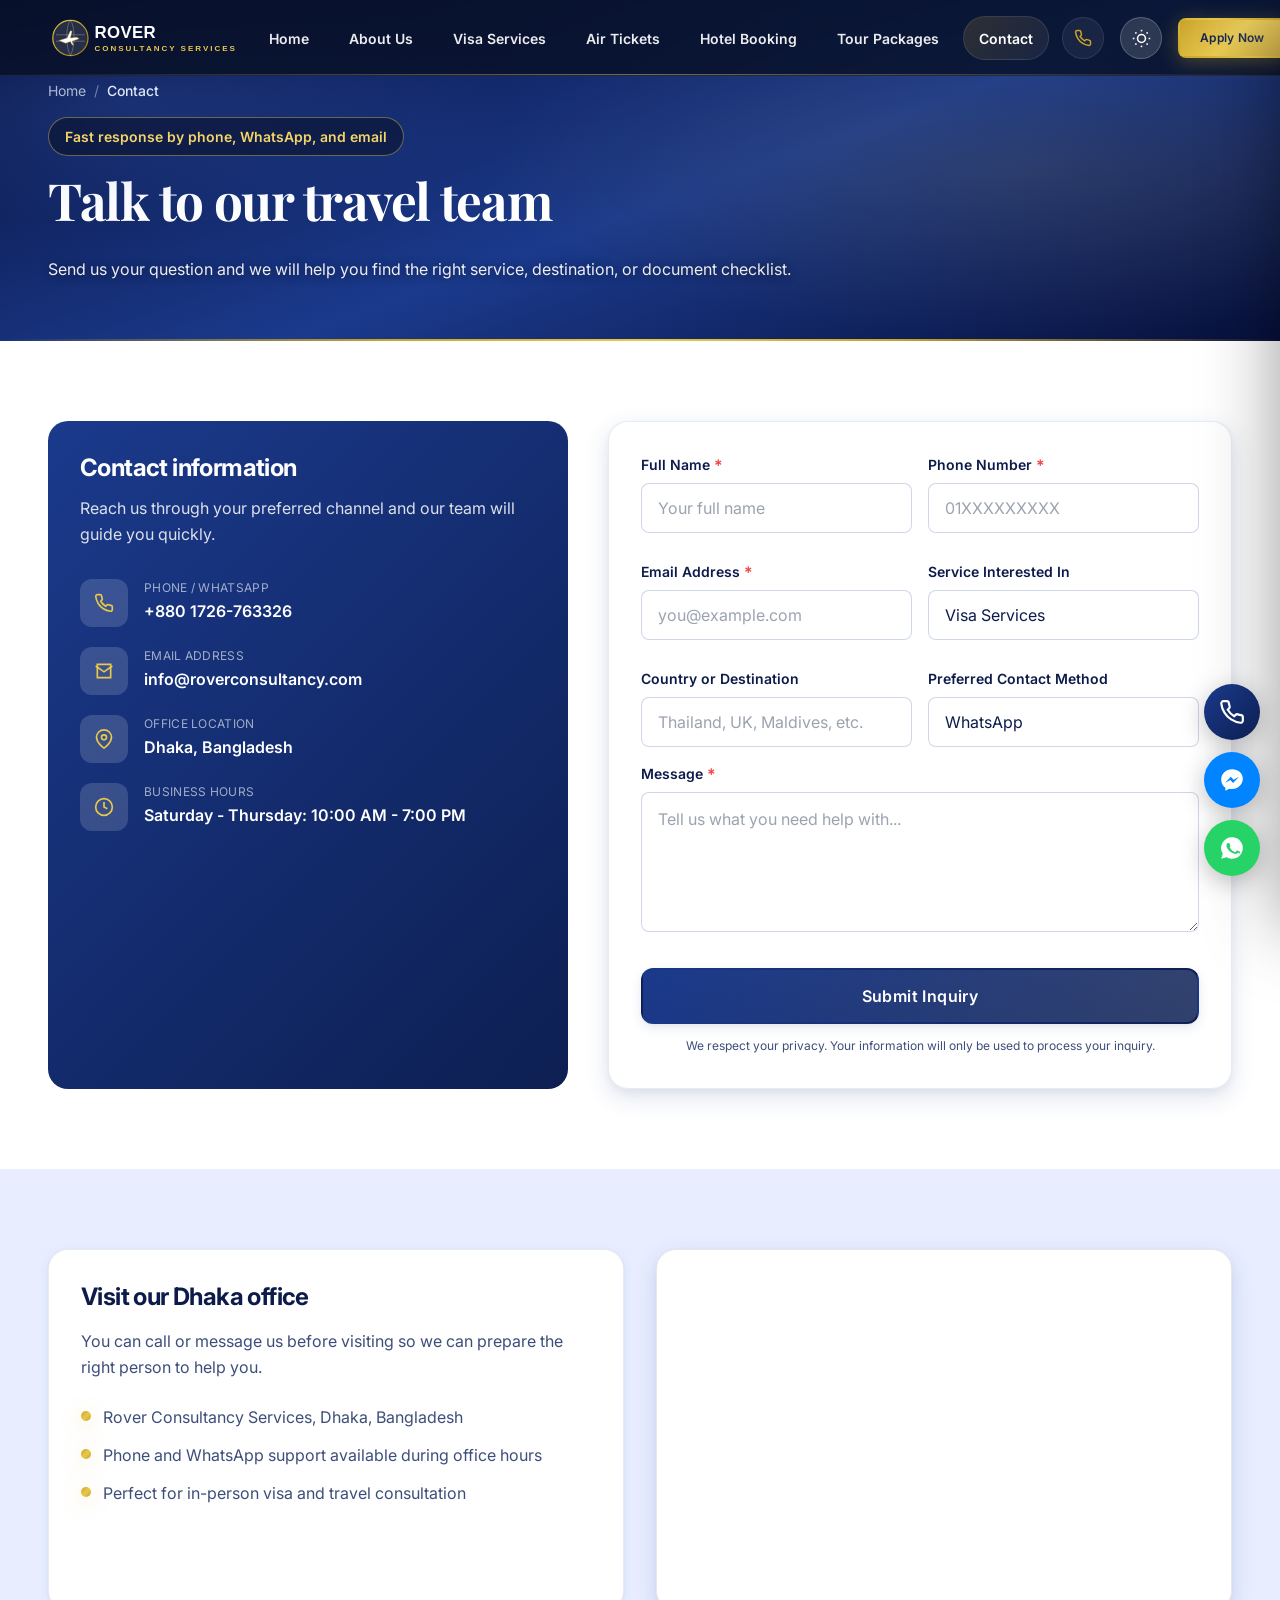
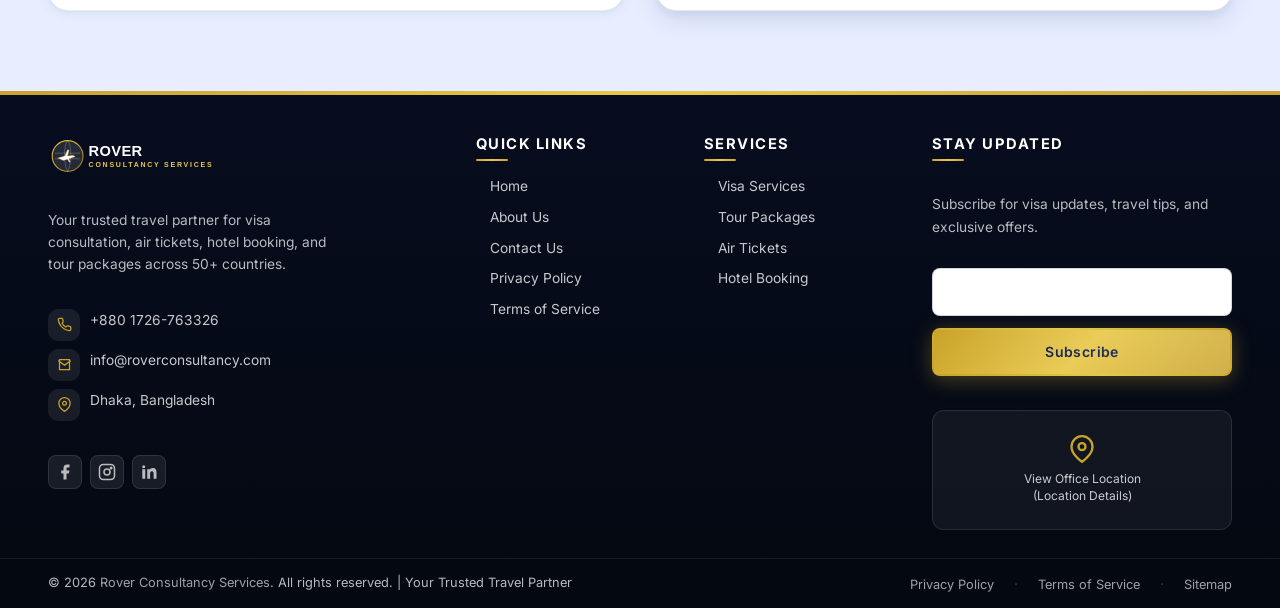
<file: html/contact-us.html>
<!DOCTYPE html>
<html lang="en-BD">
<head>
<script>
  /* Prevent flash of unstyled content */
  (function(){var t=localStorage.getItem('rover-theme');if(t)document.documentElement.setAttribute('data-theme',t);})();
</script>
  <meta charset="UTF-8">
  <meta name="viewport" content="width=device-width, initial-scale=1.0">

  <title>Contact Rover Consultancy Services | Dhaka Travel Consultant</title>
  <meta name="description" content="Contact Rover Consultancy Services in Dhaka for visa guidance, tour packages, air tickets, hotel booking, Hajj, and Umrah support. Call, WhatsApp, or send an inquiry online.">
  <meta name="keywords" content="contact rover consultancy services, travel consultant dhaka, visa inquiry, whatsapp rover consultancy">
  <meta name="author" content="Rover Consultancy Services">
  <meta name="robots" content="index, follow, max-image-preview:large">
  <link rel="canonical" href="https://www.roverconsultancy.com/html/contact-us.html">

  <meta property="og:type" content="website">
  <meta property="og:url" content="https://www.roverconsultancy.com/html/contact-us.html">
  <meta property="og:title" content="Contact Rover Consultancy Services | Dhaka Travel Consultant">
  <meta property="og:description" content="Call, WhatsApp, or send a travel inquiry to Rover Consultancy Services in Dhaka, Bangladesh.">
  <meta property="og:image" content="https://www.roverconsultancy.com/images/hero/og-homepage.jpg">
  <meta property="og:locale" content="en_BD">
  <meta property="og:site_name" content="Rover Consultancy Services">

  <meta name="twitter:card" content="summary_large_image">
  <meta name="twitter:title" content="Contact Rover Consultancy Services | Dhaka Travel Consultant">
  <meta name="twitter:description" content="Call, WhatsApp, or send a travel inquiry to Rover Consultancy Services in Dhaka, Bangladesh.">
  <meta name="twitter:image" content="https://www.roverconsultancy.com/images/hero/og-homepage.jpg">

  <link rel="icon" type="image/x-icon" href="../favicon.ico">
  <link rel="icon" type="image/png" sizes="16x16" href="../favicon-16x16.png">
  <link rel="icon" type="image/png" sizes="32x32" href="../favicon-32x32.png">
  <link rel="apple-touch-icon" sizes="180x180" href="../apple-touch-icon.png">
  <link rel="icon" type="image/png" sizes="192x192" href="../android-chrome-192x192.png">
  <link rel="icon" type="image/png" sizes="512x512" href="../android-chrome-512x512.png">
  <link rel="manifest" href="../manifest.webmanifest">
  <meta name="theme-color" content="#1B3A8C">

  <link rel="preload" href="../fonts/Inter-Variable.woff2" as="font" type="font/woff2" crossorigin>
  <link rel="preload" href="../fonts/PlayfairDisplay-Variable.woff2" as="font" type="font/woff2" crossorigin>

  <link rel="stylesheet" href="../css/fonts.css">
  <link rel="stylesheet" href="../css/variables.css">
  <link rel="stylesheet" href="../css/base.css">
  <link rel="stylesheet" href="../css/components.css">
  <link rel="stylesheet" href="../css/header.css">
  <link rel="stylesheet" href="../css/footer.css">
  <link rel="stylesheet" href="../css/pages.css">
  <link rel="stylesheet" href="../css/theme.css">
  <link rel="stylesheet" href="../css/premium.css">
</head>
<body>
  <a href="#main-content" class="skip-link">Skip to main content</a>

  <header class="site-header" id="siteHeader">
    <div class="container">
      <div class="header-inner">
        <a href="../index.html" class="nav-logo" aria-label="Rover Consultancy Services - Home">
          <img src="../images/logo/rover-logo-white.svg" class="nav-logo__img" alt="Rover Consultancy Services logo" width="240" height="60" loading="eager">
        </a>
        <nav class="nav-desktop" aria-label="Primary navigation">
          <div class="nav-item"><a href="../index.html" class="nav-link">Home</a></div>
          <div class="nav-item"><a href="visa-services.html" class="nav-link">Visa Services</a></div><div class="nav-item"><a href="air-tickets.html" class="nav-link">Air Tickets</a></div><div class="nav-item"><a href="hotel-booking.html" class="nav-link">Hotel Booking</a></div>
          <div class="nav-item"><a href="tour-packages.html" class="nav-link">Tour Packages</a></div>
          
          <div class="nav-item"><a href="about-us.html" class="nav-link">About Us</a></div>
          <div class="nav-item"><a href="contact-us.html" class="nav-link active">Contact</a></div>
        </nav>
        <div class="flex items-center gap-4">
          <a href="tel:+8801726763326" class="nav-phone" data-bind="phone_href"><svg viewBox="0 0 24 24" fill="none" stroke="currentColor" stroke-width="2"><path d="M22 16.92v3a2 2 0 0 1-2.18 2 19.79 19.79 0 0 1-8.63-3.07 19.5 19.5 0 0 1-6-6 19.79 19.79 0 0 1-3.07-8.67A2 2 0 0 1 4.11 2h3a2 2 0 0 1 2 1.72c.127.96.361 1.903.7 2.81a2 2 0 0 1-.45 2.11L8.09 9.91a16 16 0 0 0 6 6l1.27-1.27a2 2 0 0 1 2.11-.45c.907.339 1.85.573 2.81.7A2 2 0 0 1 22 16.92z"/></svg><span data-bind="phone_display">01726-763326</span></a>
          <button class="theme-toggle" id="themeToggle" aria-label="Toggle dark/light mode" title="Toggle theme"><svg class="icon-sun" xmlns="http://www.w3.org/2000/svg" viewBox="0 0 24 24" fill="none" stroke="currentColor" stroke-width="2"><circle cx="12" cy="12" r="5"/><line x1="12" y1="1" x2="12" y2="3"/><line x1="12" y1="21" x2="12" y2="23"/><line x1="4.22" y1="4.22" x2="5.64" y2="5.64"/><line x1="18.36" y1="18.36" x2="19.78" y2="19.78"/><line x1="1" y1="12" x2="3" y2="12"/><line x1="21" y1="12" x2="23" y2="12"/><line x1="4.22" y1="19.78" x2="5.64" y2="18.36"/><line x1="18.36" y1="5.64" x2="19.78" y2="4.22"/></svg><svg class="icon-moon" xmlns="http://www.w3.org/2000/svg" viewBox="0 0 24 24" fill="none" stroke="currentColor" stroke-width="2"><path d="M21 12.79A9 9 0 1 1 11.21 3 7 7 0 0 0 21 12.79z"/></svg></button>
          <a href="contact-us.html" class="btn btn-gold btn-sm">Apply Now</a>
          <button class="hamburger" id="hamburgerBtn" aria-label="Open menu" aria-expanded="false" aria-controls="mobileMenu"><span class="hamburger-line"></span><span class="hamburger-line"></span><span class="hamburger-line"></span></button>
        </div>
      </div>
    </div>
  </header>

  <div class="mobile-menu" id="mobileMenu">
    <div class="mobile-menu__overlay"></div>
    <div class="mobile-menu__panel">
      <div class="mobile-menu__header">
        <div class="mobile-menu__logo"><span class="mobile-menu__logo-name">ROVER CONSULTANCY</span><span class="mobile-menu__logo-sub">Your Trusted Travel Partner</span></div>
        <button class="mobile-menu__close" aria-label="Close menu"><svg viewBox="0 0 24 24" fill="none" stroke="currentColor" stroke-width="2.5"><path d="M18 6L6 18M6 6l12 12"/></svg></button>
      </div>
      <nav class="mobile-menu__nav" aria-label="Mobile navigation">
        <div class="mobile-nav-item"><a href="../index.html" class="mobile-nav-link">Home</a></div>
        <div class="mobile-nav-item"><a href="visa-services.html" class="mobile-nav-link">Visa Services</a></div><div class="mobile-nav-item"><a href="air-tickets.html" class="mobile-nav-link">Air Tickets</a></div><div class="mobile-nav-item"><a href="hotel-booking.html" class="mobile-nav-link">Hotel Booking</a></div>
        <div class="mobile-nav-item"><a href="tour-packages.html" class="mobile-nav-link">Tour Packages</a></div>
        
        
        
        
        <div class="mobile-nav-item"><a href="about-us.html" class="mobile-nav-link">About Us</a></div>
        <div class="mobile-nav-item"><a href="contact-us.html" class="mobile-nav-link active">Contact</a></div>
      </nav>
      <div class="mobile-menu__footer">
        <div class="mobile-menu__contact">
          <a href="tel:+8801726763326" class="mobile-contact-item"><svg viewBox="0 0 24 24" fill="none" stroke="currentColor" stroke-width="2"><path d="M22 16.92v3a2 2 0 0 1-2.18 2 19.79 19.79 0 0 1-8.63-3.07 19.5 19.5 0 0 1-6-6 19.79 19.79 0 0 1-3.07-8.67A2 2 0 0 1 4.11 2h3a2 2 0 0 1 2 1.72c.127.96.361 1.903.7 2.81a2 2 0 0 1-.45 2.11L8.09 9.91a16 16 0 0 0 6 6l1.27-1.27a2 2 0 0 1 2.11-.45c.907.339 1.85.573 2.81.7A2 2 0 0 1 22 16.92z"/></svg><span data-bind="phone_display">01726-763326</span></a>
          <a href="mailto:info@roverconsultancy.com" class="mobile-contact-item"><svg viewBox="0 0 24 24" fill="none" stroke="currentColor" stroke-width="2"><path d="M4 4h16v16H4z"/><path d="M22 6l-10 7L2 6"/></svg><span data-bind="email">info@roverconsultancy.com</span></a>
        </div>
        <a href="contact-us.html" class="btn btn-primary btn-block">Apply Now</a>
      </div>
    </div>
  </div>

  <main id="main-content">
    <section class="page-banner">
      <div class="container">
        <div class="page-breadcrumb-wrap">
          <nav class="breadcrumbs" aria-label="Breadcrumb">
            <a href="../index.html" data-breadcrumb-item>Home</a>
            <span class="sep" aria-hidden="true">/</span>
            <span class="current" data-breadcrumb-item>Contact</span>
          </nav>
          <span class="section-note">Fast response by phone, WhatsApp, and email</span>
          <h1 class="page-banner__title text-display-2">Talk to our travel team</h1>
          <p class="section-subtitle" style="max-width: 760px; color: rgba(255,255,255,0.82);">Send us your question and we will help you find the right service, destination, or document checklist.</p>
        </div>
      </div>
    </section>

    <section class="section section--white">
      <div class="container">
        <div class="contact-section-grid">
          <aside class="contact-info-card reveal-left">
            <h2 class="contact-info-card__title">Contact information</h2>
            <p class="contact-info-card__desc">Reach us through your preferred channel and our team will guide you quickly.</p>
            <div class="contact-info-list">
              <a href="tel:+8801726763326" class="contact-info-item">
                <div class="contact-info-item__icon"><svg viewBox="0 0 24 24" fill="none" stroke="currentColor" stroke-width="2"><path d="M22 16.92v3a2 2 0 0 1-2.18 2 19.79 19.79 0 0 1-8.63-3.07 19.5 19.5 0 0 1-6-6 19.79 19.79 0 0 1-3.07-8.67A2 2 0 0 1 4.11 2h3a2 2 0 0 1 2 1.72c.127.96.361 1.903.7 2.81a2 2 0 0 1-.45 2.11L8.09 9.91a16 16 0 0 0 6 6l1.27-1.27a2 2 0 0 1 2.11-.45c.907.339 1.85.573 2.81.7A2 2 0 0 1 22 16.92z"/></svg></div>
                <div><div class="contact-info-item__label">Phone / WhatsApp</div><div class="contact-info-item__value" data-bind="phone_display">01726-763326</div></div>
              </a>
              <a href="mailto:info@roverconsultancy.com" class="contact-info-item">
                <div class="contact-info-item__icon"><svg viewBox="0 0 24 24" fill="none" stroke="currentColor" stroke-width="2"><path d="M4 4h16v16H4z"/><path d="M22 6l-10 7L2 6"/></svg></div>
                <div><div class="contact-info-item__label">Email Address</div><div class="contact-info-item__value" data-bind="email">info@roverconsultancy.com</div></div>
              </a>
              <div class="contact-info-item">
                <div class="contact-info-item__icon"><svg viewBox="0 0 24 24" fill="none" stroke="currentColor" stroke-width="2"><path d="M21 10c0 7-9 13-9 13s-9-6-9-13a9 9 0 0 1 18 0z"/><circle cx="12" cy="10" r="3"/></svg></div>
                <div><div class="contact-info-item__label">Office Location</div><div class="contact-info-item__value" data-bind="address">Dhaka, Bangladesh</div></div>
              </div>
              <div class="contact-info-item">
                <div class="contact-info-item__icon"><svg viewBox="0 0 24 24" fill="none" stroke="currentColor" stroke-width="2"><circle cx="12" cy="12" r="10"/><path d="M12 6v6l4 2"/></svg></div>
                <div><div class="contact-info-item__label">Business Hours</div><div class="contact-info-item__value" data-bind="office_hours">Sat-Thu: 10AM-7PM</div></div>
              </div>
            </div>
          </aside>

          <div class="contact-form-card reveal-right">
            <form data-form="inquiry" novalidate>
              <div class="form-row form-row--2">
                <div class="form-group">
                  <label for="contact-name" class="form-label">Full Name <span class="required-star">*</span></label>
                  <input type="text" id="contact-name" name="name" class="form-control" placeholder="Your full name" required>
                  <span class="form-error-msg" data-error-for="name"></span>
                </div>
                <div class="form-group">
                  <label for="contact-phone" class="form-label">Phone Number <span class="required-star">*</span></label>
                  <input type="tel" id="contact-phone" name="phone" class="form-control" placeholder="01XXXXXXXXX" required>
                  <span class="form-error-msg" data-error-for="phone"></span>
                </div>
              </div>

              <div class="form-row form-row--2" style="margin-top: var(--sp-4);">
                <div class="form-group">
                  <label for="contact-email" class="form-label">Email Address <span class="required-star">*</span></label>
                  <input type="email" id="contact-email" name="email" class="form-control" placeholder="you@example.com" required>
                  <span class="form-error-msg" data-error-for="email"></span>
                </div>
                <div class="form-group">
                  <label for="contact-service" class="form-label">Service Interested In</label>
                  <select id="contact-service" name="service" class="form-control">
                    <option value="visa">Visa Services</option>
                    <option value="tour">Tour Packages</option>
                    <option value="air-ticket">Air Tickets</option>
                    <option value="hotel">Hotel Booking</option>
                    <option value="hajj">Hajj</option>
                    <option value="umrah">Umrah</option>
                    <option value="general">General Inquiry</option>
                  </select>
                </div>
              </div>

              <div class="form-row form-row--2" style="margin-top: var(--sp-4);">
                <div class="form-group">
                  <label for="contact-country" class="form-label">Country or Destination</label>
                  <input type="text" id="contact-country" name="country" class="form-control" placeholder="Thailand, UK, Maldives, etc.">
                </div>
                <div class="form-group">
                  <label for="contact-source" class="form-label">Preferred Contact Method</label>
                  <select id="contact-source" name="source" class="form-control">
                    <option value="whatsapp">WhatsApp</option>
                    <option value="phone">Phone Call</option>
                    <option value="email">Email</option>
                  </select>
                </div>
              </div>

              <div class="form-group" style="margin-top: var(--sp-4);">
                <label for="contact-message" class="form-label">Message <span class="required-star">*</span></label>
                <textarea id="contact-message" name="message" class="form-control" placeholder="Tell us what you need help with..." required></textarea>
                <span class="form-error-msg" data-error-for="message"></span>
              </div>

              <button type="submit" class="btn btn-primary btn-lg btn-block" style="margin-top: var(--sp-6);"><span class="btn-text">Submit Inquiry</span></button>
              <p class="form-hint text-center" style="margin-top: var(--sp-3);">We respect your privacy. Your information will only be used to process your inquiry.</p>
            </form>

            <div class="form-success-box" data-form-success style="display:none;">
              <div class="form-success-box__icon"><svg width="28" height="28" viewBox="0 0 24 24" fill="none" stroke="currentColor" stroke-width="3"><path d="M20 6L9 17l-5-5"/></svg></div>
              <div class="form-success-box__title">Inquiry Received!</div>
              <p class="text-sm text-secondary">Thank you for reaching out. Our team will contact you within 24 hours.</p>
              <div class="form-success-box__ref">Reference: <span data-ref-number>RCS-2026-00000</span></div>
            </div>
          </div>
        </div>
      </div>
    </section>

    <section class="section section--light" id="map">
      <div class="container">
        <div class="content-grid content-grid--2">
          <article class="content-panel">
            <h2 class="panel-heading">Visit our Dhaka office</h2>
            <p class="panel-subheading">You can call or message us before visiting so we can prepare the right person to help you.</p>
            <ul class="feature-list">
              <li>Rover Consultancy Services, Dhaka, Bangladesh</li>
              <li>Phone and WhatsApp support available during office hours</li>
              <li>Perfect for in-person visa and travel consultation</li>
            </ul>
          </article>
          <div class="map-embed" aria-label="Rover Consultancy Services office map">
            <iframe
              title="Rover Consultancy Services office location"
              src="https://www.openstreetmap.org/export/embed.html?bbox=90.401%2C23.801%2C90.421%2C23.821&layer=mapnik&marker=23.811%2C90.411"
              loading="lazy"
              referrerpolicy="no-referrer-when-downgrade"></iframe>
          </div>
        </div>
      </div>
    </section>
  </main>

  <footer class="site-footer">
    <div class="footer-stripe"></div>
    <div class="footer-main">
      <div class="container">
        <div class="footer-grid">
          <div class="footer-brand">
            <a href="../index.html" class="footer-logo"><img src="../images/logo/rover-logo-white.svg" class="footer-logo__img" alt="Rover Consultancy Services logo" width="240" height="60" loading="lazy"></a>
            <p class="footer-brand__desc">Your trusted travel partner for visa consultation, air tickets, hotel booking, and tour packages across 50+ countries.</p>
            <div class="footer-contact-list">
              <a href="tel:+8801726763326" class="footer-contact-item"><span class="footer-contact-item__icon"><svg viewBox="0 0 24 24" fill="none" stroke="currentColor" stroke-width="2"><path d="M22 16.92v3a2 2 0 0 1-2.18 2 19.79 19.79 0 0 1-8.63-3.07 19.5 19.5 0 0 1-6-6 19.79 19.79 0 0 1-3.07-8.67A2 2 0 0 1 4.11 2h3a2 2 0 0 1 2 1.72c.127.96.361 1.903.7 2.81a2 2 0 0 1-.45 2.11L8.09 9.91a16 16 0 0 0 6 6l1.27-1.27a2 2 0 0 1 2.11-.45c.907.339 1.85.573 2.81.7A2 2 0 0 1 22 16.92z"/></svg></span><span data-bind="phone_display">01726-763326</span></a>
              <a href="mailto:info@roverconsultancy.com" class="footer-contact-item"><span class="footer-contact-item__icon"><svg viewBox="0 0 24 24" fill="none" stroke="currentColor" stroke-width="2"><path d="M4 4h16v16H4z"/><path d="M22 6l-10 7L2 6"/></svg></span><span data-bind="email">info@roverconsultancy.com</span></a>
              <div class="footer-contact-item"><span class="footer-contact-item__icon"><svg viewBox="0 0 24 24" fill="none" stroke="currentColor" stroke-width="2"><path d="M21 10c0 7-9 13-9 13s-9-6-9-13a9 9 0 0 1 18 0z"/><circle cx="12" cy="10" r="3"/></svg></span><span data-bind="address">Dhaka, Bangladesh</span></div>
            </div>
            <div class="footer-social">
              <a href="#" data-social="facebook" target="_blank" rel="noopener" class="footer-social__link" aria-label="Follow us on Facebook"><svg viewBox="0 0 24 24" fill="currentColor"><path d="M18 2h-3a5 5 0 0 0-5 5v3H7v4h3v8h4v-8h3l1-4h-4V7a1 1 0 0 1 1-1h3z"/></svg></a>
              <a href="#" data-social="instagram" target="_blank" rel="noopener" class="footer-social__link" aria-label="Follow us on Instagram"><svg viewBox="0 0 24 24" fill="none" stroke="currentColor" stroke-width="2"><rect x="2" y="2" width="20" height="20" rx="5"/><circle cx="12" cy="12" r="4"/><circle cx="17.5" cy="6.5" r="1"/></svg></a>
              <a href="#" data-social="linkedin" target="_blank" rel="noopener" class="footer-social__link" aria-label="Follow us on LinkedIn"><svg viewBox="0 0 24 24" fill="currentColor"><path d="M6.94 5a2 2 0 1 1-4-.002 2 2 0 0 1 4 .002zM7 8.48H3V21h4zM13.5 8.48h-3.83V21h3.83v-6.57c0-1.74.33-3.42 2.48-3.42 2.12 0 2.15 1.98 2.15 3.53V21H22v-7.93c0-3.66-.79-6.47-5.06-6.47-2.05 0-3.43 1.12-4 2.19h-.05z"/></svg></a>
            </div>
          </div>
          <div>
            <h3 class="footer-col-title">Quick Links</h3>
            <div class="footer-links">
              <a href="../index.html" class="footer-link">Home</a>
              <a href="about-us.html" class="footer-link">About Us</a>
              <a href="contact-us.html" class="footer-link">Contact Us</a>
              <a href="privacy-policy.html" class="footer-link">Privacy Policy</a>
              <a href="terms-of-service.html" class="footer-link">Terms of Service</a>
            </div>
          </div>
          <div>
            <h3 class="footer-col-title">Services</h3>
            <div class="footer-links">
              <a href="visa-services.html" class="footer-link">Visa Services</a>
              <a href="tour-packages.html" class="footer-link">Tour Packages</a>
              <a href="air-tickets.html" class="footer-link">Air Tickets</a>
              <a href="hotel-booking.html" class="footer-link">Hotel Booking</a>            </div>
          </div>
          <div class="footer-newsletter">
            <h3 class="footer-col-title">Stay Updated</h3>
            <p class="footer-newsletter__desc">Subscribe for visa updates, travel tips, and exclusive offers.</p>
            <form class="newsletter-form" data-form="newsletter">
              <input type="email" class="form-control" placeholder="Your email address" aria-label="Email address for newsletter" required>
              <button type="submit" class="btn btn-gold">Subscribe</button>
            </form>
            <a href="#map" class="footer-map"><svg viewBox="0 0 24 24" fill="none" stroke="currentColor" stroke-width="2"><path d="M21 10c0 7-9 13-9 13s-9-6-9-13a9 9 0 0 1 18 0z"/><circle cx="12" cy="10" r="3"/></svg><span class="footer-map__text">View Office Location<br>(Location Details)</span></a>
          </div>
        </div>
      </div>
    </div>
    <hr class="footer-divider">
    <div class="footer-bottom">
      <div class="container">
        <div class="footer-bottom-inner">
          <p class="footer-copyright">&copy; <span data-current-year>2026</span> <a href="../index.html">Rover Consultancy Services</a>. All rights reserved. | Your Trusted Travel Partner</p>
          <ul class="footer-legal-links">
            <li><a href="privacy-policy.html" class="footer-legal-link">Privacy Policy</a></li>
            <li><a href="terms-of-service.html" class="footer-legal-link">Terms of Service</a></li>
            <li><a href="../sitemap.xml" class="footer-legal-link">Sitemap</a></li>
          </ul>
        </div>
      </div>
    </div>
  </footer>

  <div class="float-buttons">
    <a href="#" class="float-btn float-btn--top" id="backToTopBtn" aria-label="Back to top" data-tooltip="Back to Top"><svg viewBox="0 0 24 24" fill="none" stroke="currentColor" stroke-width="2.5"><path d="M12 19V5M5 12l7-7 7 7"/></svg></a>
    <a href="#" class="float-btn float-btn--phone" aria-label="Call us" data-tooltip="Call Us"><svg viewBox="0 0 24 24" fill="none" stroke="currentColor" stroke-width="2"><path d="M22 16.92v3a2 2 0 0 1-2.18 2 19.79 19.79 0 0 1-8.63-3.07 19.5 19.5 0 0 1-6-6 19.79 19.79 0 0 1-3.07-8.67A2 2 0 0 1 4.11 2h3a2 2 0 0 1 2 1.72c.127.96.361 1.903.7 2.81a2 2 0 0 1-.45 2.11L8.09 9.91a16 16 0 0 0 6 6l1.27-1.27a2 2 0 0 1 2.11-.45c.907.339 1.85.573 2.81.7A2 2 0 0 1 22 16.92z"/></svg></a>
    <a href="#" class="float-btn float-btn--messenger" target="_blank" rel="noopener" aria-label="Message us on Facebook Messenger" data-tooltip="Messenger"><svg viewBox="0 0 24 24" fill="currentColor"><path d="M12 2C6.5 2 2 6.1 2 11.5c0 3.1 1.5 5.9 3.9 7.7V22l3.6-2c.8.2 1.7.3 2.5.3 5.5 0 10-4.1 10-9.5S17.5 2 12 2zm1 12.8-2.6-2.7-4.9 2.7 5.4-5.7 2.6 2.7 4.9-2.7z"/></svg></a>
    <a href="#" class="float-btn float-btn--whatsapp" target="_blank" rel="noopener" aria-label="Chat with us on WhatsApp" data-tooltip="WhatsApp"><svg viewBox="0 0 24 24" fill="currentColor"><path d="M12 2a10 10 0 0 0-8.5 15.3L2 22l4.9-1.4A10 10 0 1 0 12 2zm5.6 14.2c-.2.6-1.3 1.2-1.8 1.2-.5.1-1 .1-3.2-.7-2.7-1.1-4.5-3.8-4.6-4-.1-.2-1.1-1.5-1.1-2.8 0-1.3.7-2 1-2.2.2-.3.5-.3.7-.3h.5c.2 0 .4 0 .6.5l.8 2c.1.2.1.4 0 .6l-.4.5c-.1.2-.3.3-.1.6.2.4.9 1.5 1.9 2.4 1.3 1.2 2.4 1.5 2.8 1.7.3.1.5.1.7-.1l1-1.2c.2-.3.4-.2.7-.1l1.8.9c.3.1.5.2.5.4.1.2.1.9-.1 1.5z"/></svg></a>
  </div>

  <script src="../js/theme.js"></script>
  <script src="../js/config.js" defer></script>
  <script src="../js/main.js" defer></script>
  <script src="../js/schema.js" defer></script>
</body>
</html>
</file>
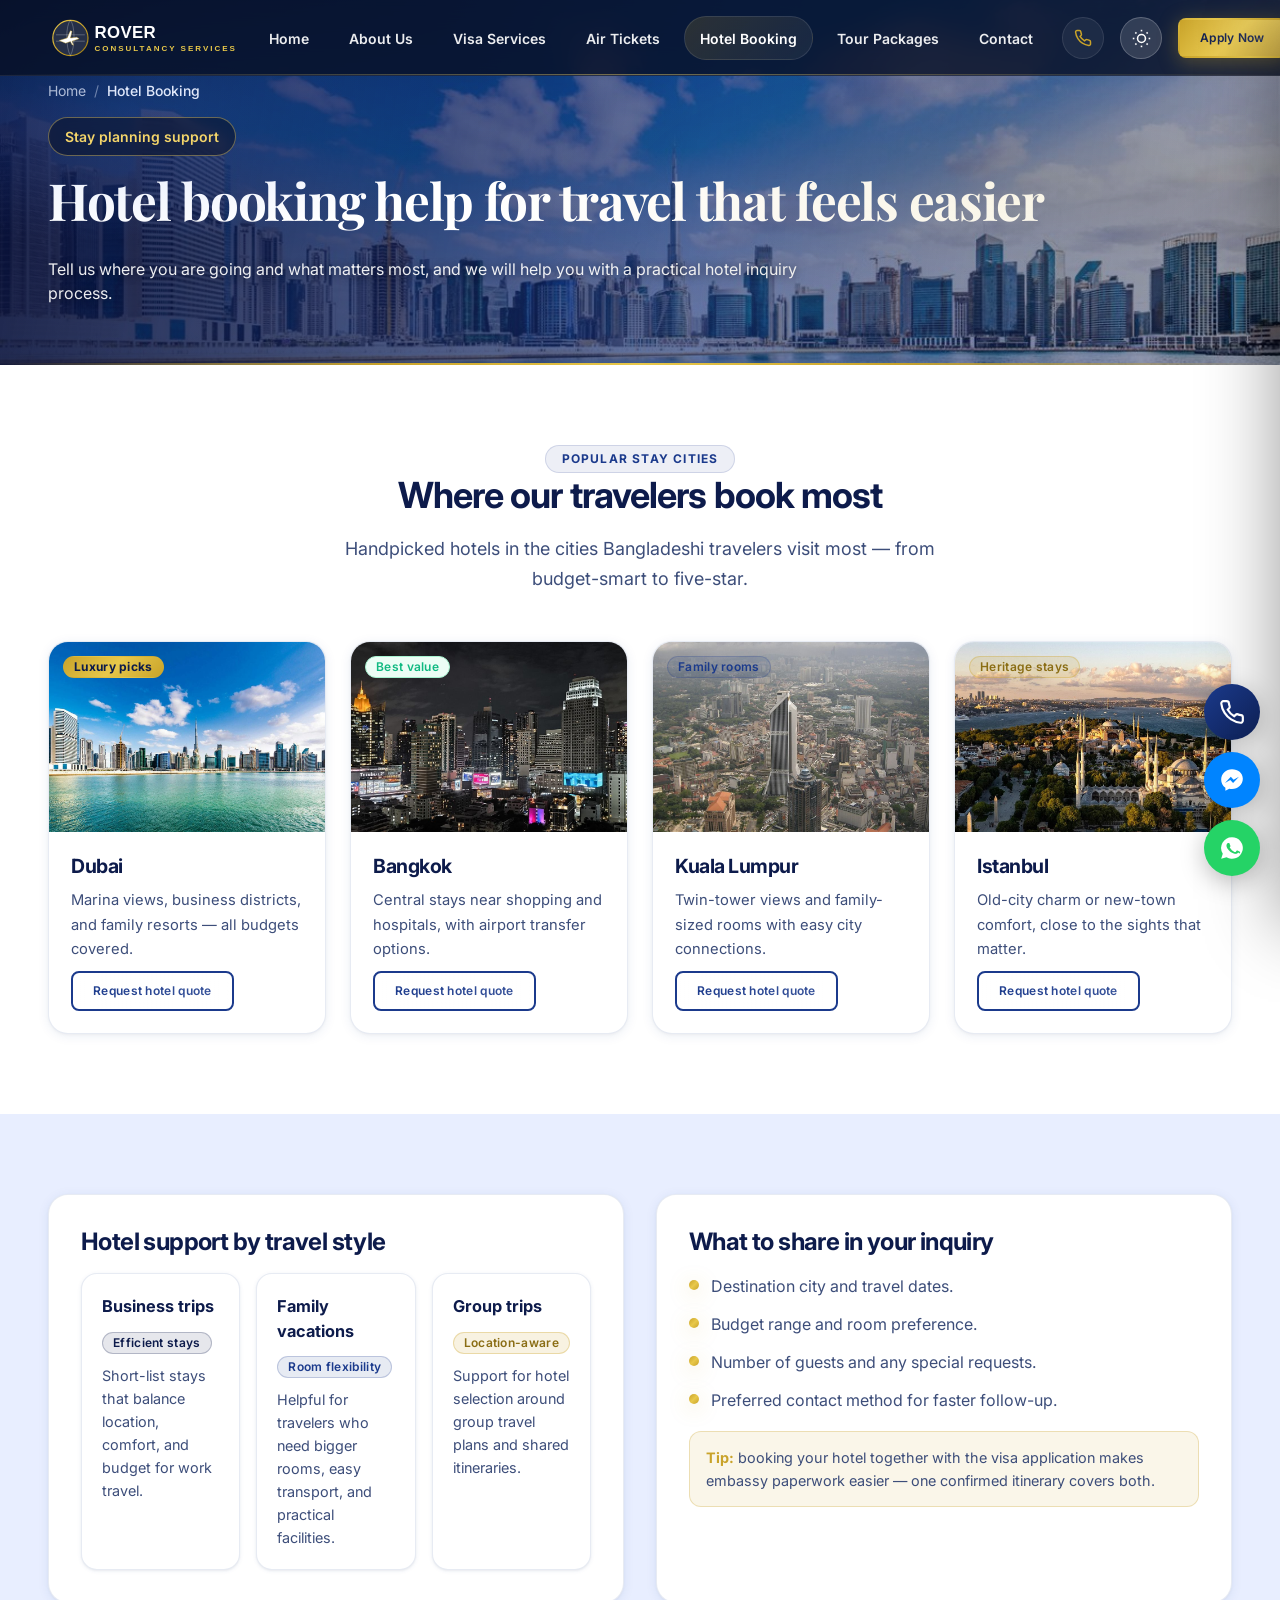
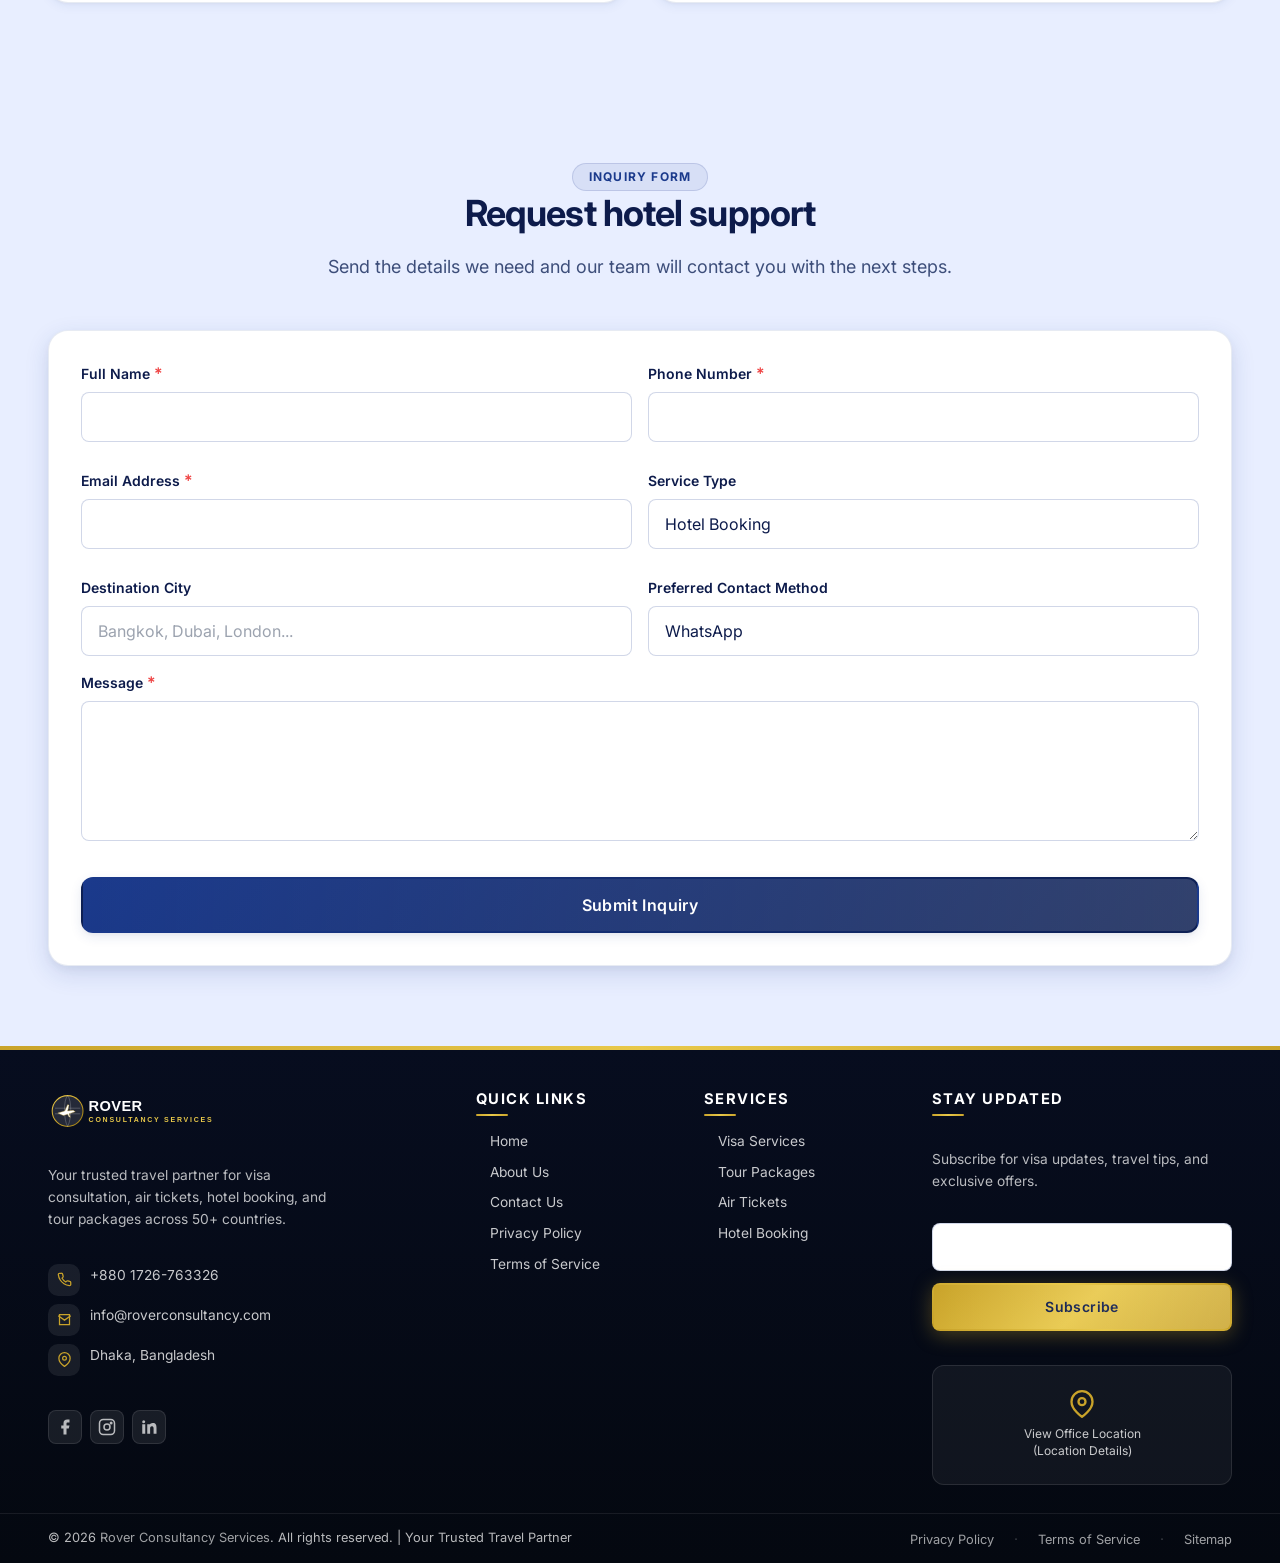
<file: html/hotel-booking.html>
<!DOCTYPE html>
<html lang="en-BD">
<head>
<script>
  /* Prevent flash of unstyled content */
  (function(){var t=localStorage.getItem('rover-theme');if(t)document.documentElement.setAttribute('data-theme',t);})();
</script>
  <meta charset="UTF-8">
  <meta name="viewport" content="width=device-width, initial-scale=1.0">
  <title>Hotel Booking | Rover Consultancy Services</title>
  <meta name="description" content="Hotel booking guidance and inquiry support from Rover Consultancy Services. Tell us your destination and budget, and we will help you find the right stay.">
  <meta name="keywords" content="hotel booking dhaka, travel hotel support, rover consultancy hotel booking">
  <meta name="author" content="Rover Consultancy Services">
  <meta name="robots" content="index, follow, max-image-preview:large">
  <link rel="canonical" href="https://www.roverconsultancy.com/html/hotel-booking.html">
  <meta property="og:type" content="website">
  <meta property="og:url" content="https://www.roverconsultancy.com/html/hotel-booking.html">
  <meta property="og:title" content="Hotel Booking | Rover Consultancy Services">
  <meta property="og:description" content="Hotel booking guidance and inquiry support from Rover Consultancy Services in Dhaka, Bangladesh.">
  <meta property="og:image" content="https://www.roverconsultancy.com/images/hero/og-homepage.jpg">
  <meta property="og:locale" content="en_BD">
  <meta property="og:site_name" content="Rover Consultancy Services">
  <meta name="twitter:card" content="summary_large_image">
  <meta name="twitter:title" content="Hotel Booking | Rover Consultancy Services">
  <meta name="twitter:description" content="Hotel booking guidance and inquiry support from Rover Consultancy Services in Dhaka, Bangladesh.">
  <meta name="twitter:image" content="https://www.roverconsultancy.com/images/hero/og-homepage.jpg">
  <link rel="icon" type="image/x-icon" href="../favicon.ico">
  <link rel="icon" type="image/png" sizes="16x16" href="../favicon-16x16.png">
  <link rel="icon" type="image/png" sizes="32x32" href="../favicon-32x32.png">
  <link rel="apple-touch-icon" sizes="180x180" href="../apple-touch-icon.png">
  <link rel="icon" type="image/png" sizes="192x192" href="../android-chrome-192x192.png">
  <link rel="icon" type="image/png" sizes="512x512" href="../android-chrome-512x512.png">
  <link rel="manifest" href="../manifest.webmanifest">
  <meta name="theme-color" content="#1B3A8C">
  <link rel="preload" href="../fonts/Inter-Variable.woff2" as="font" type="font/woff2" crossorigin>
  <link rel="preload" href="../fonts/PlayfairDisplay-Variable.woff2" as="font" type="font/woff2" crossorigin>
  <link rel="stylesheet" href="../css/fonts.css">
  <link rel="stylesheet" href="../css/variables.css">
  <link rel="stylesheet" href="../css/base.css">
  <link rel="stylesheet" href="../css/components.css">
  <link rel="stylesheet" href="../css/header.css">
  <link rel="stylesheet" href="../css/footer.css">
  <link rel="stylesheet" href="../css/pages.css">
  <link rel="stylesheet" href="../css/theme.css">
  <link rel="stylesheet" href="../css/premium.css">
</head>
<body>
  <a href="#main-content" class="skip-link">Skip to main content</a>
  <header class="site-header" id="siteHeader"><div class="container"><div class="header-inner"><a href="../index.html" class="nav-logo" aria-label="Rover Consultancy Services - Home"><img src="../images/logo/rover-logo-white.svg" class="nav-logo__img" alt="Rover Consultancy Services logo" width="240" height="60" loading="eager"></a><nav class="nav-desktop" aria-label="Primary navigation"><div class="nav-item"><a href="../index.html" class="nav-link">Home</a></div><div class="nav-item"><a href="visa-services.html" class="nav-link">Visa Services</a></div><div class="nav-item"><a href="air-tickets.html" class="nav-link">Air Tickets</a></div><div class="nav-item"><a href="hotel-booking.html" class="nav-link active">Hotel Booking</a></div><div class="nav-item"><a href="tour-packages.html" class="nav-link">Tour Packages</a></div><div class="nav-item"><a href="about-us.html" class="nav-link">About Us</a></div><div class="nav-item"><a href="contact-us.html" class="nav-link">Contact</a></div></nav><div class="flex items-center gap-4"><a href="tel:+8801726763326" class="nav-phone" data-bind="phone_href"><svg viewBox="0 0 24 24" fill="none" stroke="currentColor" stroke-width="2"><path d="M22 16.92v3a2 2 0 0 1-2.18 2 19.79 19.79 0 0 1-8.63-3.07 19.5 19.5 0 0 1-6-6 19.79 19.79 0 0 1-3.07-8.67A2 2 0 0 1 4.11 2h3a2 2 0 0 1 2 1.72c.127.96.361 1.903.7 2.81a2 2 0 0 1-.45 2.11L8.09 9.91a16 16 0 0 0 6 6l1.27-1.27a2 2 0 0 1 2.11-.45c.907.339 1.85.573 2.81.7A2 2 0 0 1 22 16.92z"/></svg><span data-bind="phone_display">01726-763326</span></a><button class="theme-toggle" id="themeToggle" aria-label="Toggle dark/light mode" title="Toggle theme"><svg class="icon-sun" xmlns="http://www.w3.org/2000/svg" viewBox="0 0 24 24" fill="none" stroke="currentColor" stroke-width="2"><circle cx="12" cy="12" r="5"/><line x1="12" y1="1" x2="12" y2="3"/><line x1="12" y1="21" x2="12" y2="23"/><line x1="4.22" y1="4.22" x2="5.64" y2="5.64"/><line x1="18.36" y1="18.36" x2="19.78" y2="19.78"/><line x1="1" y1="12" x2="3" y2="12"/><line x1="21" y1="12" x2="23" y2="12"/><line x1="4.22" y1="19.78" x2="5.64" y2="18.36"/><line x1="18.36" y1="5.64" x2="19.78" y2="4.22"/></svg><svg class="icon-moon" xmlns="http://www.w3.org/2000/svg" viewBox="0 0 24 24" fill="none" stroke="currentColor" stroke-width="2"><path d="M21 12.79A9 9 0 1 1 11.21 3 7 7 0 0 0 21 12.79z"/></svg></button><a href="contact-us.html" class="btn btn-gold btn-sm">Apply Now</a><button class="hamburger" id="hamburgerBtn" aria-label="Open menu" aria-expanded="false" aria-controls="mobileMenu"><span class="hamburger-line"></span><span class="hamburger-line"></span><span class="hamburger-line"></span></button></div></div></div></header>
  <div class="mobile-menu" id="mobileMenu"><div class="mobile-menu__overlay"></div><div class="mobile-menu__panel"><div class="mobile-menu__header"><div class="mobile-menu__logo"><span class="mobile-menu__logo-name">ROVER CONSULTANCY</span><span class="mobile-menu__logo-sub">Your Trusted Travel Partner</span></div><button class="mobile-menu__close" aria-label="Close menu"><svg viewBox="0 0 24 24" fill="none" stroke="currentColor" stroke-width="2.5"><path d="M18 6L6 18M6 6l12 12"/></svg></button></div><nav class="mobile-menu__nav" aria-label="Mobile navigation"><div class="mobile-nav-item"><a href="../index.html" class="mobile-nav-link">Home</a></div><div class="mobile-nav-item"><a href="visa-services.html" class="mobile-nav-link">Visa Services</a></div><div class="mobile-nav-item"><a href="air-tickets.html" class="mobile-nav-link">Air Tickets</a></div><div class="mobile-nav-item"><a href="hotel-booking.html" class="mobile-nav-link active">Hotel Booking</a></div><div class="mobile-nav-item"><a href="tour-packages.html" class="mobile-nav-link">Tour Packages</a></div><div class="mobile-nav-item"><a href="about-us.html" class="mobile-nav-link">About Us</a></div><div class="mobile-nav-item"><a href="contact-us.html" class="mobile-nav-link">Contact</a></div></nav><div class="mobile-menu__footer"><div class="mobile-menu__contact"><a href="tel:+8801726763326" class="mobile-contact-item"><svg viewBox="0 0 24 24" fill="none" stroke="currentColor" stroke-width="2"><path d="M22 16.92v3a2 2 0 0 1-2.18 2 19.79 19.79 0 0 1-8.63-3.07 19.5 19.5 0 0 1-6-6 19.79 19.79 0 0 1-3.07-8.67A2 2 0 0 1 4.11 2h3a2 2 0 0 1 2 1.72c.127.96.361 1.903.7 2.81a2 2 0 0 1-.45 2.11L8.09 9.91a16 16 0 0 0 6 6l1.27-1.27a2 2 0 0 1 2.11-.45c.907.339 1.85.573 2.81.7A2 2 0 0 1 22 16.92z"/></svg><span data-bind="phone_display">01726-763326</span></a><a href="mailto:info@roverconsultancy.com" class="mobile-contact-item"><svg viewBox="0 0 24 24" fill="none" stroke="currentColor" stroke-width="2"><path d="M4 4h16v16H4z"/><path d="M22 6l-10 7L2 6"/></svg><span data-bind="email">info@roverconsultancy.com</span></a></div><a href="contact-us.html" class="btn btn-primary btn-block">Apply Now</a></div></div></div>
  <main id="main-content">
    <section class="page-banner page-banner--hotels"><div class="container"><div class="page-breadcrumb-wrap"><nav class="breadcrumbs" aria-label="Breadcrumb"><a href="../index.html" data-breadcrumb-item>Home</a><span class="sep" aria-hidden="true">/</span><span class="current" data-breadcrumb-item>Hotel Booking</span></nav><span class="section-note">Stay planning support</span><h1 class="page-banner__title text-display-2">Hotel booking help for travel that feels easier</h1><p class="section-subtitle page-banner__lead">Tell us where you are going and what matters most, and we will help you with a practical hotel inquiry process.</p></div></div></section>

    <section class="section section--white"><div class="container">
      <div class="section-header reveal"><span class="text-eyebrow text-eyebrow--pill">Popular stay cities</span><h2>Where our travelers book most</h2><p class="section-subtitle">Handpicked hotels in the cities Bangladeshi travelers visit most — from budget-smart to five-star.</p></div>
      <div class="tour-grid tour-grid--4">
        <article class="tour-card reveal">
          <div class="tour-card__media"><img src="../images/destinations/uae.jpg" alt="Dubai skyline hotels" loading="lazy"><span class="badge badge-gold-solid tour-card__badge">Luxury picks</span></div>
          <div class="tour-card__body"><h3 class="tour-card__title">Dubai</h3><p class="tour-card__desc">Marina views, business districts, and family resorts — all budgets covered.</p><a class="btn btn-outline btn-sm tour-card__cta" href="contact-us.html?service=hotel&country=uae">Request hotel quote</a></div>
        </article>
        <article class="tour-card reveal delay-100">
          <div class="tour-card__media"><img src="../images/destinations/thailand.jpg" alt="Bangkok hotels" loading="lazy"><span class="badge badge-active tour-card__badge">Best value</span></div>
          <div class="tour-card__body"><h3 class="tour-card__title">Bangkok</h3><p class="tour-card__desc">Central stays near shopping and hospitals, with airport transfer options.</p><a class="btn btn-outline btn-sm tour-card__cta" href="contact-us.html?service=hotel&country=thailand">Request hotel quote</a></div>
        </article>
        <article class="tour-card reveal delay-200">
          <div class="tour-card__media"><img src="../images/destinations/malaysia.jpg" alt="Kuala Lumpur hotels" loading="lazy"><span class="badge badge-tourist tour-card__badge">Family rooms</span></div>
          <div class="tour-card__body"><h3 class="tour-card__title">Kuala Lumpur</h3><p class="tour-card__desc">Twin-tower views and family-sized rooms with easy city connections.</p><a class="btn btn-outline btn-sm tour-card__cta" href="contact-us.html?service=hotel&country=malaysia">Request hotel quote</a></div>
        </article>
        <article class="tour-card reveal delay-300">
          <div class="tour-card__media"><img src="../images/destinations/turkey.jpg" alt="Istanbul hotels" loading="lazy"><span class="badge badge-family tour-card__badge">Heritage stays</span></div>
          <div class="tour-card__body"><h3 class="tour-card__title">Istanbul</h3><p class="tour-card__desc">Old-city charm or new-town comfort, close to the sights that matter.</p><a class="btn btn-outline btn-sm tour-card__cta" href="contact-us.html?service=hotel&country=turkey">Request hotel quote</a></div>
        </article>
      </div>
    </div></section>

    <section class="section section--light"><div class="container"><div class="content-grid content-grid--2"><article class="content-panel"><h2 class="panel-heading">Hotel support by travel style</h2><div class="route-grid"><div class="route-card reveal"><div class="route-card__route">Business trips</div><span class="badge badge-business route-card__badge">Efficient stays</span><p class="text-secondary">Short-list stays that balance location, comfort, and budget for work travel.</p></div><div class="route-card reveal delay-100"><div class="route-card__route">Family vacations</div><span class="badge badge-tourist route-card__badge">Room flexibility</span><p class="text-secondary">Helpful for travelers who need bigger rooms, easy transport, and practical facilities.</p></div><div class="route-card reveal delay-200"><div class="route-card__route">Group trips</div><span class="badge badge-family route-card__badge">Location-aware</span><p class="text-secondary">Support for hotel selection around group travel plans and shared itineraries.</p></div></div></article><aside class="content-panel"><h2 class="panel-heading">What to share in your inquiry</h2><ul class="feature-list"><li>Destination city and travel dates.</li><li>Budget range and room preference.</li><li>Number of guests and any special requests.</li><li>Preferred contact method for faster follow-up.</li></ul><div class="panel-callout"><strong>Tip:</strong> booking your hotel together with the visa application makes embassy paperwork easier — one confirmed itinerary covers both.</div></aside></div></div></section>
    <section class="section section--light"><div class="container"><div class="section-header reveal"><span class="text-eyebrow text-eyebrow--pill">Inquiry form</span><h2>Request hotel support</h2><p class="section-subtitle">Send the details we need and our team will contact you with the next steps.</p></div><div class="contact-form-card"><form data-form="inquiry" novalidate><div class="form-row form-row--2"><div class="form-group"><label for="hotel-name" class="form-label">Full Name <span class="required-star">*</span></label><input type="text" id="hotel-name" name="name" class="form-control" required><span class="form-error-msg" data-error-for="name"></span></div><div class="form-group"><label for="hotel-phone" class="form-label">Phone Number <span class="required-star">*</span></label><input type="tel" id="hotel-phone" name="phone" class="form-control" required><span class="form-error-msg" data-error-for="phone"></span></div></div><div class="form-row form-row--2" style="margin-top:var(--sp-4);"><div class="form-group"><label for="hotel-email" class="form-label">Email Address <span class="required-star">*</span></label><input type="email" id="hotel-email" name="email" class="form-control" required><span class="form-error-msg" data-error-for="email"></span></div><div class="form-group"><label for="hotel-service" class="form-label">Service Type</label><select id="hotel-service" name="service" class="form-control"><option value="hotel">Hotel Booking</option><option value="business">Business Stay</option><option value="family">Family Stay</option><option value="group">Group Booking</option></select></div></div><div class="form-row form-row--2" style="margin-top:var(--sp-4);"><div class="form-group"><label for="hotel-country" class="form-label">Destination City</label><input type="text" id="hotel-country" name="country" class="form-control" placeholder="Bangkok, Dubai, London..."></div><div class="form-group"><label for="hotel-source" class="form-label">Preferred Contact Method</label><select id="hotel-source" name="source" class="form-control"><option value="whatsapp">WhatsApp</option><option value="phone">Phone Call</option><option value="email">Email</option></select></div></div><div class="form-group" style="margin-top:var(--sp-4);"><label for="hotel-message" class="form-label">Message <span class="required-star">*</span></label><textarea id="hotel-message" name="message" class="form-control" required></textarea><span class="form-error-msg" data-error-for="message"></span></div><button type="submit" class="btn btn-primary btn-lg btn-block" style="margin-top:var(--sp-6);"><span class="btn-text">Submit Inquiry</span></button></form><div class="form-success-box" data-form-success style="display:none;"><div class="form-success-box__icon"><svg width="28" height="28" viewBox="0 0 24 24" fill="none" stroke="currentColor" stroke-width="3"><path d="M20 6L9 17l-5-5"/></svg></div><div class="form-success-box__title">Inquiry Received!</div><p class="text-sm text-secondary">Thank you for reaching out. Our team will contact you within 24 hours.</p><div class="form-success-box__ref">Reference: <span data-ref-number>RCS-2026-00000</span></div></div></div></div></section>
  </main>
  <footer class="site-footer"><div class="footer-stripe"></div><div class="footer-main"><div class="container"><div class="footer-grid"><div class="footer-brand"><a href="../index.html" class="footer-logo"><img src="../images/logo/rover-logo-white.svg" class="footer-logo__img" alt="Rover Consultancy Services logo" width="240" height="60" loading="lazy"></a><p class="footer-brand__desc">Your trusted travel partner for visa consultation, air tickets, hotel booking, and tour packages across 50+ countries.</p><div class="footer-contact-list"><a href="tel:+8801726763326" class="footer-contact-item"><span class="footer-contact-item__icon"><svg viewBox="0 0 24 24" fill="none" stroke="currentColor" stroke-width="2"><path d="M22 16.92v3a2 2 0 0 1-2.18 2 19.79 19.79 0 0 1-8.63-3.07 19.5 19.5 0 0 1-6-6 19.79 19.79 0 0 1-3.07-8.67A2 2 0 0 1 4.11 2h3a2 2 0 0 1 2 1.72c.127.96.361 1.903.7 2.81a2 2 0 0 1-.45 2.11L8.09 9.91a16 16 0 0 0 6 6l1.27-1.27a2 2 0 0 1 2.11-.45c.907.339 1.85.573 2.81.7A2 2 0 0 1 22 16.92z"/></svg></span><span data-bind="phone_display">01726-763326</span></a><a href="mailto:info@roverconsultancy.com" class="footer-contact-item"><span class="footer-contact-item__icon"><svg viewBox="0 0 24 24" fill="none" stroke="currentColor" stroke-width="2"><path d="M4 4h16v16H4z"/><path d="M22 6l-10 7L2 6"/></svg></span><span data-bind="email">info@roverconsultancy.com</span></a><div class="footer-contact-item"><span class="footer-contact-item__icon"><svg viewBox="0 0 24 24" fill="none" stroke="currentColor" stroke-width="2"><path d="M21 10c0 7-9 13-9 13s-9-6-9-13a9 9 0 0 1 18 0z"/><circle cx="12" cy="10" r="3"/></svg></span><span data-bind="address">Dhaka, Bangladesh</span></div></div><div class="footer-social"><a href="#" data-social="facebook" target="_blank" rel="noopener" class="footer-social__link" aria-label="Follow us on Facebook"><svg viewBox="0 0 24 24" fill="currentColor"><path d="M18 2h-3a5 5 0 0 0-5 5v3H7v4h3v8h4v-8h3l1-4h-4V7a1 1 0 0 1 1-1h3z"/></svg></a><a href="#" data-social="instagram" target="_blank" rel="noopener" class="footer-social__link" aria-label="Follow us on Instagram"><svg viewBox="0 0 24 24" fill="none" stroke="currentColor" stroke-width="2"><rect x="2" y="2" width="20" height="20" rx="5"/><circle cx="12" cy="12" r="4"/><circle cx="17.5" cy="6.5" r="1"/></svg></a><a href="#" data-social="linkedin" target="_blank" rel="noopener" class="footer-social__link" aria-label="Follow us on LinkedIn"><svg viewBox="0 0 24 24" fill="currentColor"><path d="M6.94 5a2 2 0 1 1-4-.002 2 2 0 0 1 4 .002zM7 8.48H3V21h4zM13.5 8.48h-3.83V21h3.83v-6.57c0-1.74.33-3.42 2.48-3.42 2.12 0 2.15 1.98 2.15 3.53V21H22v-7.93c0-3.66-.79-6.47-5.06-6.47-2.05 0-3.43 1.12-4 2.19h-.05z"/></svg></a></div></div><div><h3 class="footer-col-title">Quick Links</h3><div class="footer-links"><a href="../index.html" class="footer-link">Home</a><a href="about-us.html" class="footer-link">About Us</a><a href="contact-us.html" class="footer-link">Contact Us</a><a href="privacy-policy.html" class="footer-link">Privacy Policy</a><a href="terms-of-service.html" class="footer-link">Terms of Service</a></div></div><div><h3 class="footer-col-title">Services</h3><div class="footer-links"><a href="visa-services.html" class="footer-link">Visa Services</a><a href="tour-packages.html" class="footer-link">Tour Packages</a><a href="air-tickets.html" class="footer-link">Air Tickets</a><a href="hotel-booking.html" class="footer-link">Hotel Booking</a></div></div><div class="footer-newsletter"><h3 class="footer-col-title">Stay Updated</h3><p class="footer-newsletter__desc">Subscribe for visa updates, travel tips, and exclusive offers.</p><form class="newsletter-form" data-form="newsletter"><input type="email" class="form-control" placeholder="Your email address" aria-label="Email address for newsletter" required><button type="submit" class="btn btn-gold">Subscribe</button></form><a href="contact-us.html#map" class="footer-map"><svg viewBox="0 0 24 24" fill="none" stroke="currentColor" stroke-width="2"><path d="M21 10c0 7-9 13-9 13s-9-6-9-13a9 9 0 0 1 18 0z"/><circle cx="12" cy="10" r="3"/></svg><span class="footer-map__text">View Office Location<br>(Location Details)</span></a></div></div></div></div><hr class="footer-divider"><div class="footer-bottom"><div class="container"><div class="footer-bottom-inner"><p class="footer-copyright">&copy; <span data-current-year>2026</span> <a href="../index.html">Rover Consultancy Services</a>. All rights reserved. | Your Trusted Travel Partner</p><ul class="footer-legal-links"><li><a href="privacy-policy.html" class="footer-legal-link">Privacy Policy</a></li><li><a href="terms-of-service.html" class="footer-legal-link">Terms of Service</a></li><li><a href="../sitemap.xml" class="footer-legal-link">Sitemap</a></li></ul></div></div></div></footer>
  <div class="float-buttons"><a href="#" class="float-btn float-btn--top" id="backToTopBtn" aria-label="Back to top" data-tooltip="Back to Top"><svg viewBox="0 0 24 24" fill="none" stroke="currentColor" stroke-width="2.5"><path d="M12 19V5M5 12l7-7 7 7"/></svg></a><a href="#" class="float-btn float-btn--phone" aria-label="Call us" data-tooltip="Call Us"><svg viewBox="0 0 24 24" fill="none" stroke="currentColor" stroke-width="2"><path d="M22 16.92v3a2 2 0 0 1-2.18 2 19.79 19.79 0 0 1-8.63-3.07 19.5 19.5 0 0 1-6-6 19.79 19.79 0 0 1-3.07-8.67A2 2 0 0 1 4.11 2h3a2 2 0 0 1 2 1.72c.127.96.361 1.903.7 2.81a2 2 0 0 1-.45 2.11L8.09 9.91a16 16 0 0 0 6 6l1.27-1.27a2 2 0 0 1 2.11-.45c.907.339 1.85.573 2.81.7A2 2 0 0 1 22 16.92z"/></svg></a><a href="#" class="float-btn float-btn--messenger" target="_blank" rel="noopener" aria-label="Message us on Facebook Messenger" data-tooltip="Messenger"><svg viewBox="0 0 24 24" fill="currentColor"><path d="M12 2C6.5 2 2 6.1 2 11.5c0 3.1 1.5 5.9 3.9 7.7V22l3.6-2c.8.2 1.7.3 2.5.3 5.5 0 10-4.1 10-9.5S17.5 2 12 2zm1 12.8-2.6-2.7-4.9 2.7 5.4-5.7 2.6 2.7 4.9-2.7z"/></svg></a><a href="#" class="float-btn float-btn--whatsapp" target="_blank" rel="noopener" aria-label="Chat with us on WhatsApp" data-tooltip="WhatsApp"><svg viewBox="0 0 24 24" fill="currentColor"><path d="M12 2a10 10 0 0 0-8.5 15.3L2 22l4.9-1.4A10 10 0 1 0 12 2zm5.6 14.2c-.2.6-1.3 1.2-1.8 1.2-.5.1-1 .1-3.2-.7-2.7-1.1-4.5-3.8-4.6-4-.1-.2-1.1-1.5-1.1-2.8 0-1.3.7-2 1-2.2.2-.3.5-.3.7-.3h.5c.2 0 .4 0 .6.5l.8 2c.1.2.1.4 0 .6l-.4.5c-.1.2-.3.3-.1.6.2.4.9 1.5 1.9 2.4 1.3 1.2 2.4 1.5 2.8 1.7.3.1.5.1.7-.1l1-1.2c.2-.3.4-.2.7-.1l1.8.9c.3.1.5.2.5.4.1.2.1.9-.1 1.5z"/></svg></a></div>
  <script src="../js/theme.js"></script>
  <script src="../js/config.js" defer></script><script src="../js/main.js" defer></script><script src="../js/schema.js" defer></script>
</body>
</html>
</file>
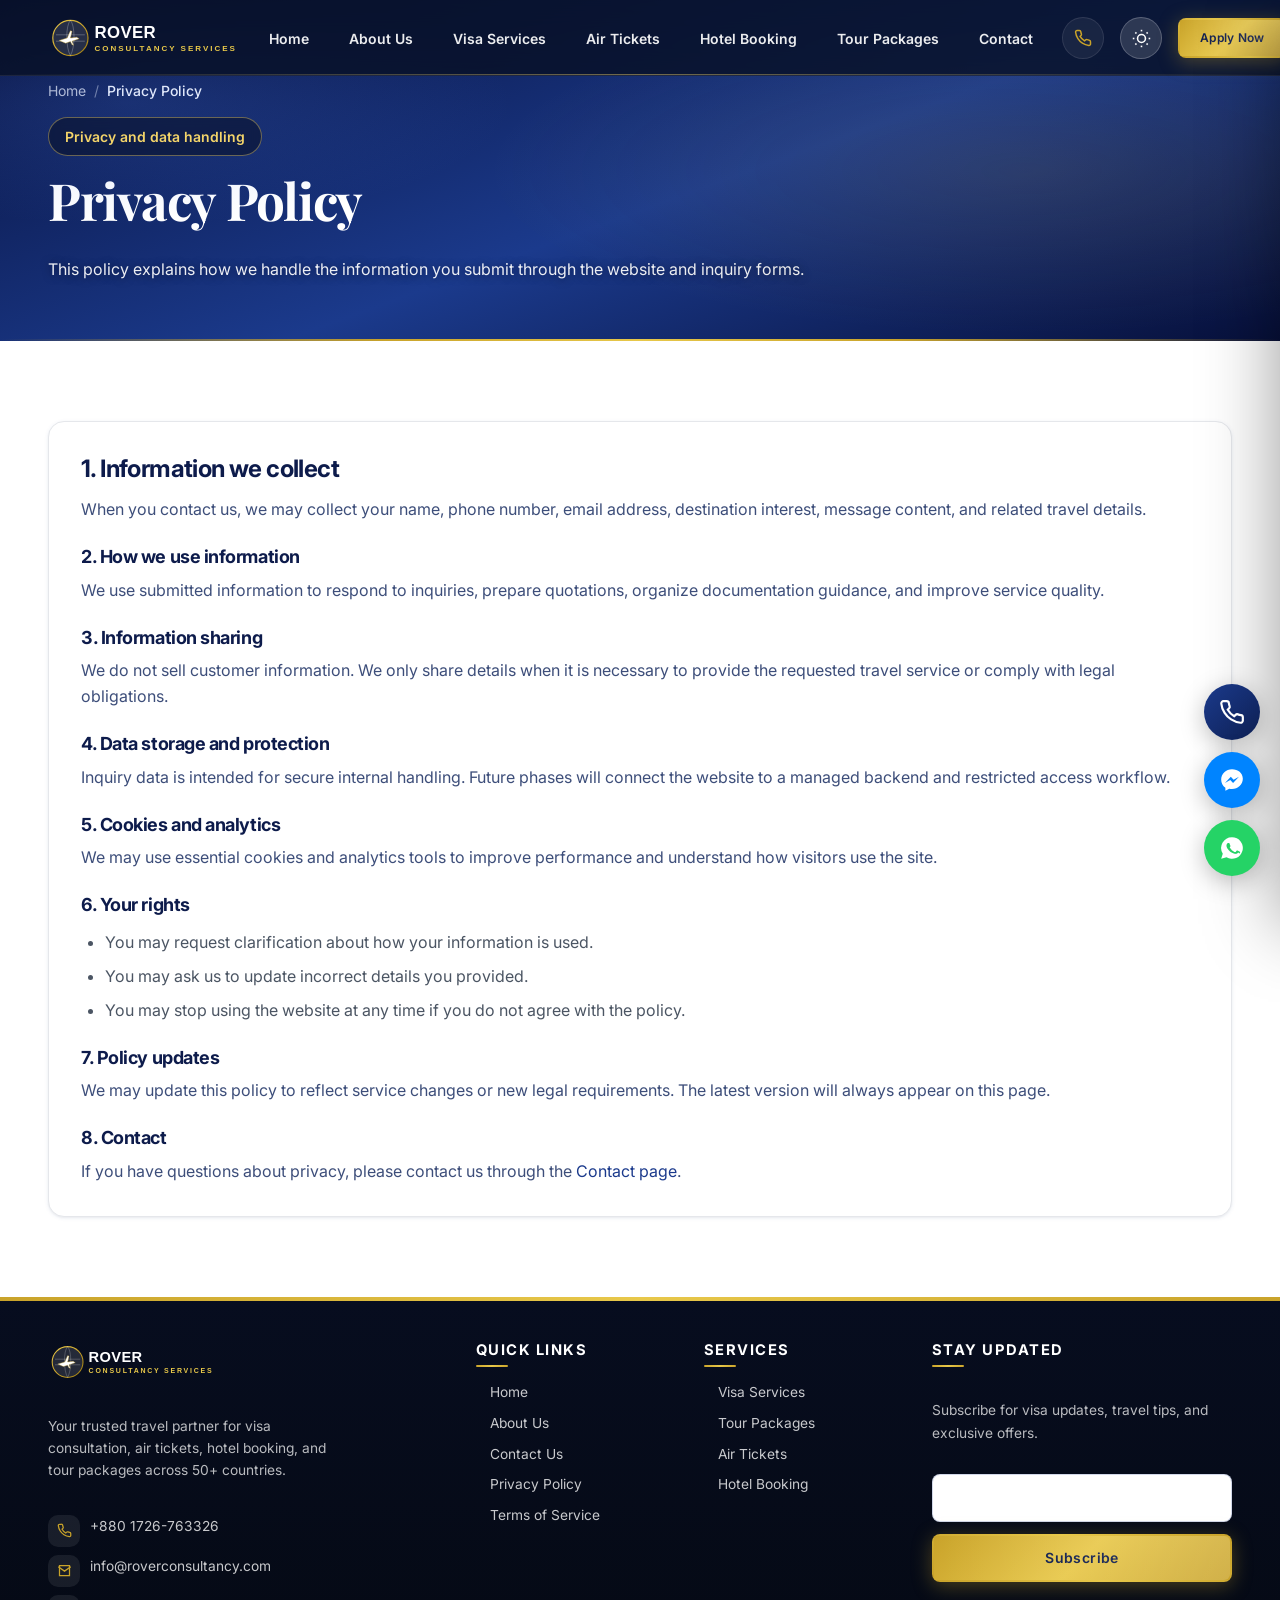
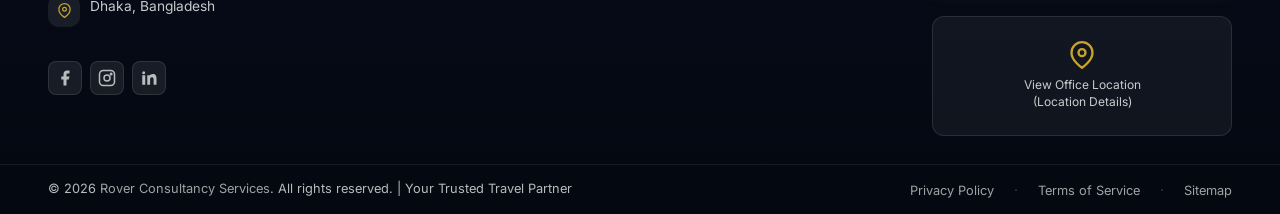
<file: html/privacy-policy.html>
<!DOCTYPE html>
<html lang="en-BD">
<head>
<script>
  /* Prevent flash of unstyled content */
  (function(){var t=localStorage.getItem('rover-theme');if(t)document.documentElement.setAttribute('data-theme',t);})();
</script>
  <meta charset="UTF-8"><meta name="viewport" content="width=device-width, initial-scale=1.0">
  <title>Privacy Policy | Rover Consultancy Services</title>
  <meta name="description" content="Read the privacy policy for Rover Consultancy Services. Learn what information we collect, how it is used, and how we protect your inquiry data.">
  <meta name="keywords" content="privacy policy rover consultancy, travel website privacy policy">
  <meta name="author" content="Rover Consultancy Services"><meta name="robots" content="index, follow, max-image-preview:large">
  <link rel="canonical" href="https://www.roverconsultancy.com/html/privacy-policy.html">
  <meta property="og:type" content="website"><meta property="og:url" content="https://www.roverconsultancy.com/html/privacy-policy.html"><meta property="og:title" content="Privacy Policy | Rover Consultancy Services"><meta property="og:description" content="Read the privacy policy for Rover Consultancy Services."><meta property="og:image" content="https://www.roverconsultancy.com/images/hero/og-homepage.jpg"><meta property="og:locale" content="en_BD"><meta property="og:site_name" content="Rover Consultancy Services">
  <meta name="twitter:card" content="summary_large_image"><meta name="twitter:title" content="Privacy Policy | Rover Consultancy Services"><meta name="twitter:description" content="Read the privacy policy for Rover Consultancy Services."><meta name="twitter:image" content="https://www.roverconsultancy.com/images/hero/og-homepage.jpg">
  <link rel="icon" type="image/x-icon" href="../favicon.ico"><link rel="icon" type="image/png" sizes="16x16" href="../favicon-16x16.png"><link rel="icon" type="image/png" sizes="32x32" href="../favicon-32x32.png"><link rel="apple-touch-icon" sizes="180x180" href="../apple-touch-icon.png"><link rel="icon" type="image/png" sizes="192x192" href="../android-chrome-192x192.png"><link rel="icon" type="image/png" sizes="512x512" href="../android-chrome-512x512.png"><link rel="manifest" href="../manifest.webmanifest"><meta name="theme-color" content="#1B3A8C">
  <link rel="preload" href="../fonts/Inter-Variable.woff2" as="font" type="font/woff2" crossorigin><link rel="preload" href="../fonts/PlayfairDisplay-Variable.woff2" as="font" type="font/woff2" crossorigin>
  <link rel="stylesheet" href="../css/fonts.css"><link rel="stylesheet" href="../css/variables.css"><link rel="stylesheet" href="../css/base.css"><link rel="stylesheet" href="../css/components.css"><link rel="stylesheet" href="../css/header.css"><link rel="stylesheet" href="../css/footer.css"><link rel="stylesheet" href="../css/pages.css"><link rel="stylesheet" href="../css/theme.css"><link rel="stylesheet" href="../css/premium.css">
</head>
<body>
<a href="#main-content" class="skip-link">Skip to main content</a>
<header class="site-header" id="siteHeader"><div class="container"><div class="header-inner"><a href="../index.html" class="nav-logo" aria-label="Rover Consultancy Services - Home"><img src="../images/logo/rover-logo-white.svg" class="nav-logo__img" alt="Rover Consultancy Services logo" width="240" height="60" loading="eager"></a><nav class="nav-desktop" aria-label="Primary navigation"><div class="nav-item"><a href="../index.html" class="nav-link">Home</a></div><div class="nav-item"><a href="visa-services.html" class="nav-link">Visa Services</a></div><div class="nav-item"><a href="air-tickets.html" class="nav-link">Air Tickets</a></div><div class="nav-item"><a href="hotel-booking.html" class="nav-link">Hotel Booking</a></div><div class="nav-item"><a href="tour-packages.html" class="nav-link">Tour Packages</a></div><div class="nav-item"><a href="about-us.html" class="nav-link">About Us</a></div><div class="nav-item"><a href="contact-us.html" class="nav-link">Contact</a></div></nav><div class="flex items-center gap-4"><a href="tel:+8801726763326" class="nav-phone" data-bind="phone_href"><svg viewBox="0 0 24 24" fill="none" stroke="currentColor" stroke-width="2"><path d="M22 16.92v3a2 2 0 0 1-2.18 2 19.79 19.79 0 0 1-8.63-3.07 19.5 19.5 0 0 1-6-6 19.79 19.79 0 0 1-3.07-8.67A2 2 0 0 1 4.11 2h3a2 2 0 0 1 2 1.72c.127.96.361 1.903.7 2.81a2 2 0 0 1-.45 2.11L8.09 9.91a16 16 0 0 0 6 6l1.27-1.27a2 2 0 0 1 2.11-.45c.907.339 1.85.573 2.81.7A2 2 0 0 1 22 16.92z"/></svg><span data-bind="phone_display">01726-763326</span></a><button class="theme-toggle" id="themeToggle" aria-label="Toggle dark/light mode" title="Toggle theme"><svg class="icon-sun" xmlns="http://www.w3.org/2000/svg" viewBox="0 0 24 24" fill="none" stroke="currentColor" stroke-width="2"><circle cx="12" cy="12" r="5"/><line x1="12" y1="1" x2="12" y2="3"/><line x1="12" y1="21" x2="12" y2="23"/><line x1="4.22" y1="4.22" x2="5.64" y2="5.64"/><line x1="18.36" y1="18.36" x2="19.78" y2="19.78"/><line x1="1" y1="12" x2="3" y2="12"/><line x1="21" y1="12" x2="23" y2="12"/><line x1="4.22" y1="19.78" x2="5.64" y2="18.36"/><line x1="18.36" y1="5.64" x2="19.78" y2="4.22"/></svg><svg class="icon-moon" xmlns="http://www.w3.org/2000/svg" viewBox="0 0 24 24" fill="none" stroke="currentColor" stroke-width="2"><path d="M21 12.79A9 9 0 1 1 11.21 3 7 7 0 0 0 21 12.79z"/></svg></button><a href="contact-us.html" class="btn btn-gold btn-sm">Apply Now</a><button class="hamburger" id="hamburgerBtn" aria-label="Open menu" aria-expanded="false" aria-controls="mobileMenu"><span class="hamburger-line"></span><span class="hamburger-line"></span><span class="hamburger-line"></span></button></div></div></div></header>
<div class="mobile-menu" id="mobileMenu"><div class="mobile-menu__overlay"></div><div class="mobile-menu__panel"><div class="mobile-menu__header"><div class="mobile-menu__logo"><span class="mobile-menu__logo-name">ROVER CONSULTANCY</span><span class="mobile-menu__logo-sub">Your Trusted Travel Partner</span></div><button class="mobile-menu__close" aria-label="Close menu"><svg viewBox="0 0 24 24" fill="none" stroke="currentColor" stroke-width="2.5"><path d="M18 6L6 18M6 6l12 12"/></svg></button></div><nav class="mobile-menu__nav" aria-label="Mobile navigation"><div class="mobile-nav-item"><a href="../index.html" class="mobile-nav-link">Home</a></div><div class="mobile-nav-item"><a href="visa-services.html" class="mobile-nav-link">Visa Services</a></div><div class="mobile-nav-item"><a href="air-tickets.html" class="mobile-nav-link">Air Tickets</a></div><div class="mobile-nav-item"><a href="hotel-booking.html" class="mobile-nav-link">Hotel Booking</a></div><div class="mobile-nav-item"><a href="tour-packages.html" class="mobile-nav-link">Tour Packages</a></div><div class="mobile-nav-item"><a href="about-us.html" class="mobile-nav-link">About Us</a></div><div class="mobile-nav-item"><a href="contact-us.html" class="mobile-nav-link">Contact</a></div></nav><div class="mobile-menu__footer"><div class="mobile-menu__contact"><a href="tel:+8801726763326" class="mobile-contact-item"><svg viewBox="0 0 24 24" fill="none" stroke="currentColor" stroke-width="2"><path d="M22 16.92v3a2 2 0 0 1-2.18 2 19.79 19.79 0 0 1-8.63-3.07 19.5 19.5 0 0 1-6-6 19.79 19.79 0 0 1-3.07-8.67A2 2 0 0 1 4.11 2h3a2 2 0 0 1 2 1.72c.127.96.361 1.903.7 2.81a2 2 0 0 1-.45 2.11L8.09 9.91a16 16 0 0 0 6 6l1.27-1.27a2 2 0 0 1 2.11-.45c.907.339 1.85.573 2.81.7A2 2 0 0 1 22 16.92z"/></svg><span data-bind="phone_display">01726-763326</span></a><a href="mailto:info@roverconsultancy.com" class="mobile-contact-item"><svg viewBox="0 0 24 24" fill="none" stroke="currentColor" stroke-width="2"><path d="M4 4h16v16H4z"/><path d="M22 6l-10 7L2 6"/></svg><span data-bind="email">info@roverconsultancy.com</span></a></div><a href="contact-us.html" class="btn btn-primary btn-block">Apply Now</a></div></div></div>
<main id="main-content">
  <section class="page-banner"><div class="container"><div class="page-breadcrumb-wrap"><nav class="breadcrumbs" aria-label="Breadcrumb"><a href="../index.html" data-breadcrumb-item>Home</a><span class="sep" aria-hidden="true">/</span><span class="current" data-breadcrumb-item>Privacy Policy</span></nav><span class="section-note">Privacy and data handling</span><h1 class="page-banner__title text-display-2">Privacy Policy</h1><p class="section-subtitle" style="max-width:760px; color:rgba(255,255,255,0.82);">This policy explains how we handle the information you submit through the website and inquiry forms.</p></div></div></section>
  <section class="section section--white"><div class="container"><article class="legal-panel"><h2>1. Information we collect</h2><p>When you contact us, we may collect your name, phone number, email address, destination interest, message content, and related travel details.</p><h3>2. How we use information</h3><p>We use submitted information to respond to inquiries, prepare quotations, organize documentation guidance, and improve service quality.</p><h3>3. Information sharing</h3><p>We do not sell customer information. We only share details when it is necessary to provide the requested travel service or comply with legal obligations.</p><h3>4. Data storage and protection</h3><p>Inquiry data is intended for secure internal handling. Future phases will connect the website to a managed backend and restricted access workflow.</p><h3>5. Cookies and analytics</h3><p>We may use essential cookies and analytics tools to improve performance and understand how visitors use the site.</p><h3>6. Your rights</h3><ul><li>You may request clarification about how your information is used.</li><li>You may ask us to update incorrect details you provided.</li><li>You may stop using the website at any time if you do not agree with the policy.</li></ul><h3>7. Policy updates</h3><p>We may update this policy to reflect service changes or new legal requirements. The latest version will always appear on this page.</p><h3>8. Contact</h3><p>If you have questions about privacy, please contact us through the <a href="contact-us.html">Contact page</a>.</p></article></div></section>
</main>
<footer class="site-footer"><div class="footer-stripe"></div><div class="footer-main"><div class="container"><div class="footer-grid"><div class="footer-brand"><a href="../index.html" class="footer-logo"><img src="../images/logo/rover-logo-white.svg" class="footer-logo__img" alt="Rover Consultancy Services logo" width="240" height="60" loading="lazy"></a><p class="footer-brand__desc">Your trusted travel partner for visa consultation, air tickets, hotel booking, and tour packages across 50+ countries.</p><div class="footer-contact-list"><a href="tel:+8801726763326" class="footer-contact-item"><span class="footer-contact-item__icon"><svg viewBox="0 0 24 24" fill="none" stroke="currentColor" stroke-width="2"><path d="M22 16.92v3a2 2 0 0 1-2.18 2 19.79 19.79 0 0 1-8.63-3.07 19.5 19.5 0 0 1-6-6 19.79 19.79 0 0 1-3.07-8.67A2 2 0 0 1 4.11 2h3a2 2 0 0 1 2 1.72c.127.96.361 1.903.7 2.81a2 2 0 0 1-.45 2.11L8.09 9.91a16 16 0 0 0 6 6l1.27-1.27a2 2 0 0 1 2.11-.45c.907.339 1.85.573 2.81.7A2 2 0 0 1 22 16.92z"/></svg></span><span data-bind="phone_display">01726-763326</span></a><a href="mailto:info@roverconsultancy.com" class="footer-contact-item"><span class="footer-contact-item__icon"><svg viewBox="0 0 24 24" fill="none" stroke="currentColor" stroke-width="2"><path d="M4 4h16v16H4z"/><path d="M22 6l-10 7L2 6"/></svg></span><span data-bind="email">info@roverconsultancy.com</span></a><div class="footer-contact-item"><span class="footer-contact-item__icon"><svg viewBox="0 0 24 24" fill="none" stroke="currentColor" stroke-width="2"><path d="M21 10c0 7-9 13-9 13s-9-6-9-13a9 9 0 0 1 18 0z"/><circle cx="12" cy="10" r="3"/></svg></span><span data-bind="address">Dhaka, Bangladesh</span></div></div><div class="footer-social"><a href="#" data-social="facebook" target="_blank" rel="noopener" class="footer-social__link" aria-label="Follow us on Facebook"><svg viewBox="0 0 24 24" fill="currentColor"><path d="M18 2h-3a5 5 0 0 0-5 5v3H7v4h3v8h4v-8h3l1-4h-4V7a1 1 0 0 1 1-1h3z"/></svg></a><a href="#" data-social="instagram" target="_blank" rel="noopener" class="footer-social__link" aria-label="Follow us on Instagram"><svg viewBox="0 0 24 24" fill="none" stroke="currentColor" stroke-width="2"><rect x="2" y="2" width="20" height="20" rx="5"/><circle cx="12" cy="12" r="4"/><circle cx="17.5" cy="6.5" r="1"/></svg></a><a href="#" data-social="linkedin" target="_blank" rel="noopener" class="footer-social__link" aria-label="Follow us on LinkedIn"><svg viewBox="0 0 24 24" fill="currentColor"><path d="M6.94 5a2 2 0 1 1-4-.002 2 2 0 0 1 4 .002zM7 8.48H3V21h4zM13.5 8.48h-3.83V21h3.83v-6.57c0-1.74.33-3.42 2.48-3.42 2.12 0 2.15 1.98 2.15 3.53V21H22v-7.93c0-3.66-.79-6.47-5.06-6.47-2.05 0-3.43 1.12-4 2.19h-.05z"/></svg></a></div></div><div><h3 class="footer-col-title">Quick Links</h3><div class="footer-links"><a href="../index.html" class="footer-link">Home</a><a href="about-us.html" class="footer-link">About Us</a><a href="contact-us.html" class="footer-link">Contact Us</a><a href="privacy-policy.html" class="footer-link">Privacy Policy</a><a href="terms-of-service.html" class="footer-link">Terms of Service</a></div></div><div><h3 class="footer-col-title">Services</h3><div class="footer-links"><a href="visa-services.html" class="footer-link">Visa Services</a><a href="tour-packages.html" class="footer-link">Tour Packages</a><a href="air-tickets.html" class="footer-link">Air Tickets</a><a href="hotel-booking.html" class="footer-link">Hotel Booking</a></div></div><div class="footer-newsletter"><h3 class="footer-col-title">Stay Updated</h3><p class="footer-newsletter__desc">Subscribe for visa updates, travel tips, and exclusive offers.</p><form class="newsletter-form" data-form="newsletter"><input type="email" class="form-control" placeholder="Your email address" aria-label="Email address for newsletter" required><button type="submit" class="btn btn-gold">Subscribe</button></form><a href="contact-us.html#map" class="footer-map"><svg viewBox="0 0 24 24" fill="none" stroke="currentColor" stroke-width="2"><path d="M21 10c0 7-9 13-9 13s-9-6-9-13a9 9 0 0 1 18 0z"/><circle cx="12" cy="10" r="3"/></svg><span class="footer-map__text">View Office Location<br>(Location Details)</span></a></div></div></div></div><hr class="footer-divider"><div class="footer-bottom"><div class="container"><div class="footer-bottom-inner"><p class="footer-copyright">&copy; <span data-current-year>2026</span> <a href="../index.html">Rover Consultancy Services</a>. All rights reserved. | Your Trusted Travel Partner</p><ul class="footer-legal-links"><li><a href="privacy-policy.html" class="footer-legal-link">Privacy Policy</a></li><li><a href="terms-of-service.html" class="footer-legal-link">Terms of Service</a></li><li><a href="../sitemap.xml" class="footer-legal-link">Sitemap</a></li></ul></div></div></div></footer>
<div class="float-buttons"><a href="#" class="float-btn float-btn--top" id="backToTopBtn" aria-label="Back to top" data-tooltip="Back to Top"><svg viewBox="0 0 24 24" fill="none" stroke="currentColor" stroke-width="2.5"><path d="M12 19V5M5 12l7-7 7 7"/></svg></a><a href="#" class="float-btn float-btn--phone" aria-label="Call us" data-tooltip="Call Us"><svg viewBox="0 0 24 24" fill="none" stroke="currentColor" stroke-width="2"><path d="M22 16.92v3a2 2 0 0 1-2.18 2 19.79 19.79 0 0 1-8.63-3.07 19.5 19.5 0 0 1-6-6 19.79 19.79 0 0 1-3.07-8.67A2 2 0 0 1 4.11 2h3a2 2 0 0 1 2 1.72c.127.96.361 1.903.7 2.81a2 2 0 0 1-.45 2.11L8.09 9.91a16 16 0 0 0 6 6l1.27-1.27a2 2 0 0 1 2.11-.45c.907.339 1.85.573 2.81.7A2 2 0 0 1 22 16.92z"/></svg></a><a href="#" class="float-btn float-btn--messenger" target="_blank" rel="noopener" aria-label="Message us on Facebook Messenger" data-tooltip="Messenger"><svg viewBox="0 0 24 24" fill="currentColor"><path d="M12 2C6.5 2 2 6.1 2 11.5c0 3.1 1.5 5.9 3.9 7.7V22l3.6-2c.8.2 1.7.3 2.5.3 5.5 0 10-4.1 10-9.5S17.5 2 12 2zm1 12.8-2.6-2.7-4.9 2.7 5.4-5.7 2.6 2.7 4.9-2.7z"/></svg></a><a href="#" class="float-btn float-btn--whatsapp" target="_blank" rel="noopener" aria-label="Chat with us on WhatsApp" data-tooltip="WhatsApp"><svg viewBox="0 0 24 24" fill="currentColor"><path d="M12 2a10 10 0 0 0-8.5 15.3L2 22l4.9-1.4A10 10 0 1 0 12 2zm5.6 14.2c-.2.6-1.3 1.2-1.8 1.2-.5.1-1 .1-3.2-.7-2.7-1.1-4.5-3.8-4.6-4-.1-.2-1.1-1.5-1.1-2.8 0-1.3.7-2 1-2.2.2-.3.5-.3.7-.3h.5c.2 0 .4 0 .6.5l.8 2c.1.2.1.4 0 .6l-.4.5c-.1.2-.3.3-.1.6.2.4.9 1.5 1.9 2.4 1.3 1.2 2.4 1.5 2.8 1.7.3.1.5.1.7-.1l1-1.2c.2-.3.4-.2.7-.1l1.8.9c.3.1.5.2.5.4.1.2.1.9-.1 1.5z"/></svg></a></div>
<script src="../js/theme.js"></script><script src="../js/config.js" defer></script><script src="../js/main.js" defer></script><script src="../js/schema.js" defer></script>
</body>
</html>
</file>
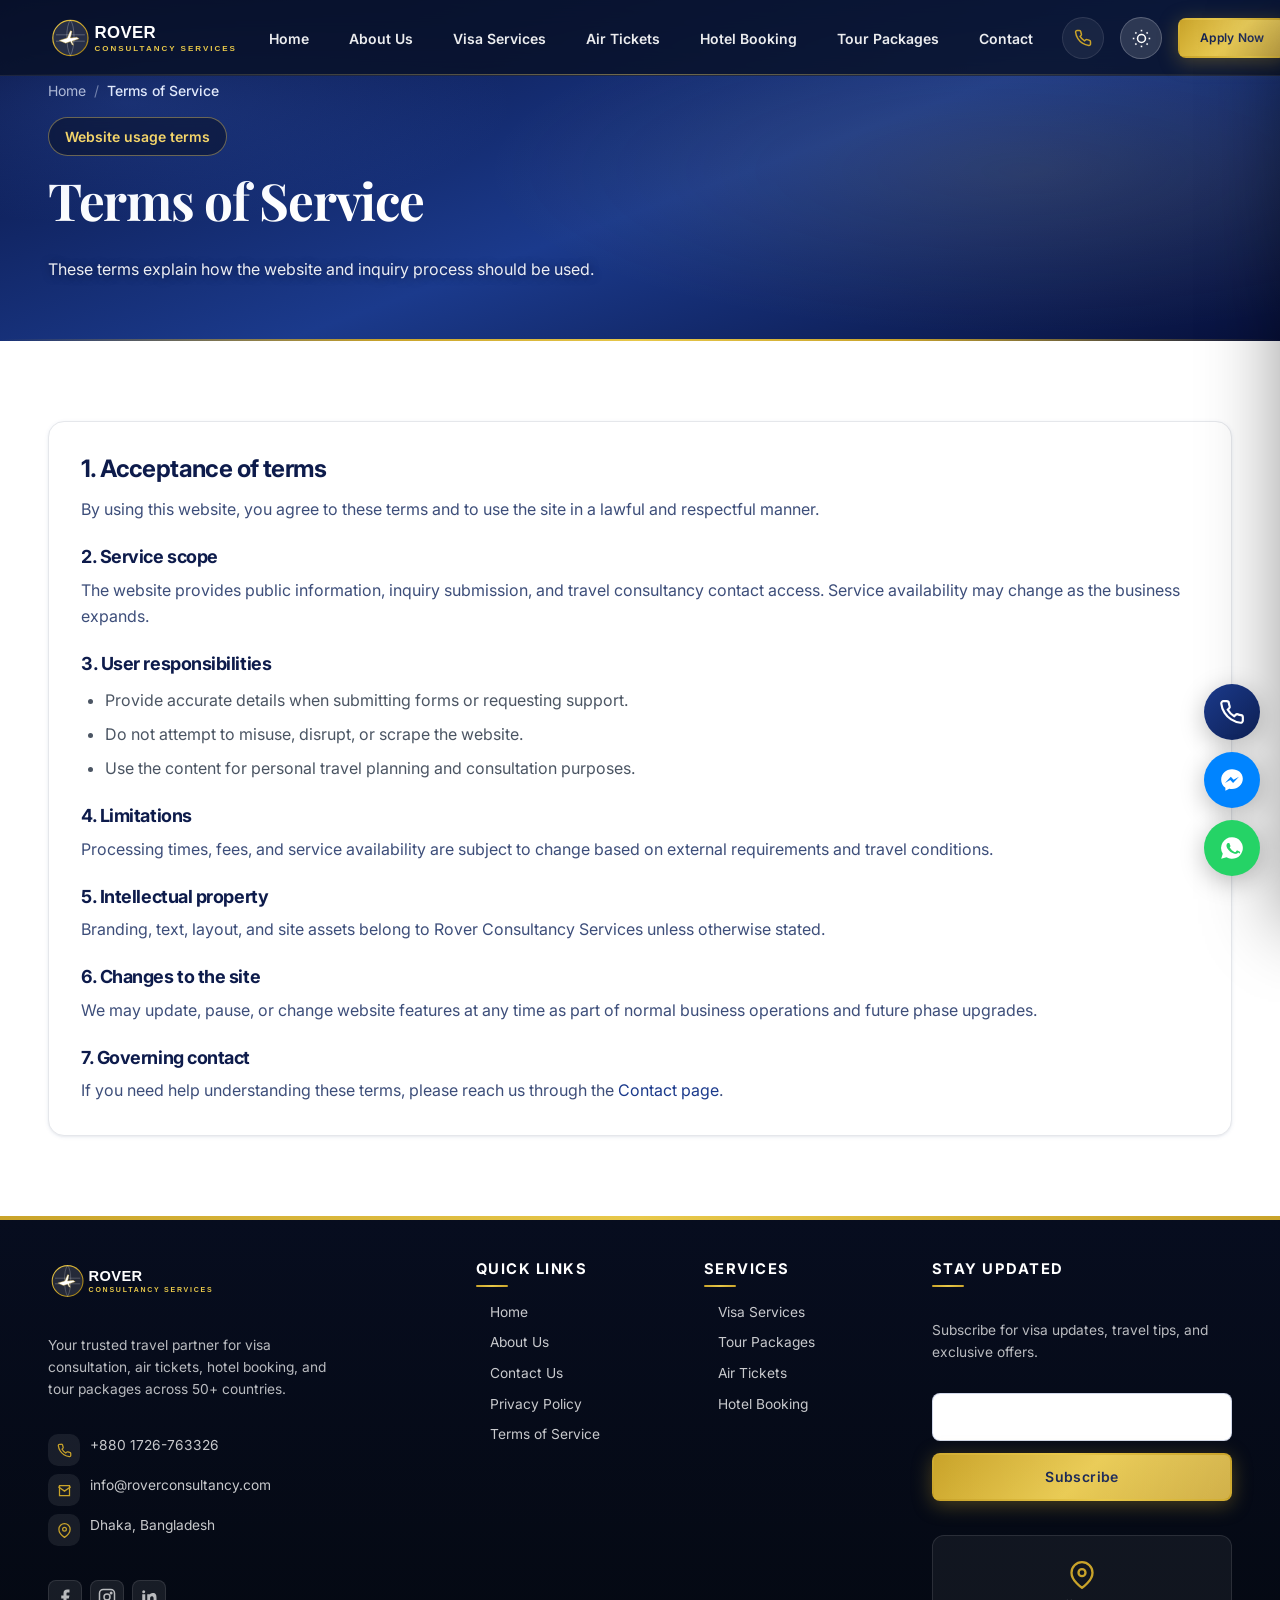
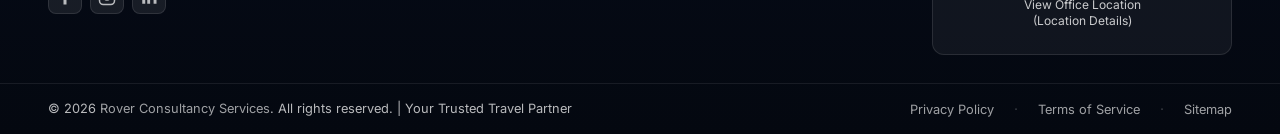
<file: html/terms-of-service.html>
<!DOCTYPE html>
<html lang="en-BD">
<head>
<script>
  /* Prevent flash of unstyled content */
  (function(){var t=localStorage.getItem('rover-theme');if(t)document.documentElement.setAttribute('data-theme',t);})();
</script>
  <meta charset="UTF-8"><meta name="viewport" content="width=device-width, initial-scale=1.0">
  <title>Terms of Service | Rover Consultancy Services</title>
  <meta name="description" content="Read the terms of service for Rover Consultancy Services, including website use, service limitations, responsibility, and contact information.">
  <meta name="keywords" content="terms of service rover consultancy, travel service terms bangladesh">
  <meta name="author" content="Rover Consultancy Services"><meta name="robots" content="index, follow, max-image-preview:large">
  <link rel="canonical" href="https://www.roverconsultancy.com/html/terms-of-service.html">
  <meta property="og:type" content="website"><meta property="og:url" content="https://www.roverconsultancy.com/html/terms-of-service.html"><meta property="og:title" content="Terms of Service | Rover Consultancy Services"><meta property="og:description" content="Read the terms of service for Rover Consultancy Services."><meta property="og:image" content="https://www.roverconsultancy.com/images/hero/og-homepage.jpg"><meta property="og:locale" content="en_BD"><meta property="og:site_name" content="Rover Consultancy Services">
  <meta name="twitter:card" content="summary_large_image"><meta name="twitter:title" content="Terms of Service | Rover Consultancy Services"><meta name="twitter:description" content="Read the terms of service for Rover Consultancy Services."><meta name="twitter:image" content="https://www.roverconsultancy.com/images/hero/og-homepage.jpg">
  <link rel="icon" type="image/x-icon" href="../favicon.ico"><link rel="icon" type="image/png" sizes="16x16" href="../favicon-16x16.png"><link rel="icon" type="image/png" sizes="32x32" href="../favicon-32x32.png"><link rel="apple-touch-icon" sizes="180x180" href="../apple-touch-icon.png"><link rel="icon" type="image/png" sizes="192x192" href="../android-chrome-192x192.png"><link rel="icon" type="image/png" sizes="512x512" href="../android-chrome-512x512.png"><link rel="manifest" href="../manifest.webmanifest"><meta name="theme-color" content="#1B3A8C">
  <link rel="preload" href="../fonts/Inter-Variable.woff2" as="font" type="font/woff2" crossorigin><link rel="preload" href="../fonts/PlayfairDisplay-Variable.woff2" as="font" type="font/woff2" crossorigin>
  <link rel="stylesheet" href="../css/fonts.css"><link rel="stylesheet" href="../css/variables.css"><link rel="stylesheet" href="../css/base.css"><link rel="stylesheet" href="../css/components.css"><link rel="stylesheet" href="../css/header.css"><link rel="stylesheet" href="../css/footer.css"><link rel="stylesheet" href="../css/pages.css"><link rel="stylesheet" href="../css/theme.css"><link rel="stylesheet" href="../css/premium.css">
</head>
<body>
<a href="#main-content" class="skip-link">Skip to main content</a>
<header class="site-header" id="siteHeader"><div class="container"><div class="header-inner"><a href="../index.html" class="nav-logo" aria-label="Rover Consultancy Services - Home"><img src="../images/logo/rover-logo-white.svg" class="nav-logo__img" alt="Rover Consultancy Services logo" width="240" height="60" loading="eager"></a><nav class="nav-desktop" aria-label="Primary navigation"><div class="nav-item"><a href="../index.html" class="nav-link">Home</a></div><div class="nav-item"><a href="visa-services.html" class="nav-link">Visa Services</a></div><div class="nav-item"><a href="air-tickets.html" class="nav-link">Air Tickets</a></div><div class="nav-item"><a href="hotel-booking.html" class="nav-link">Hotel Booking</a></div><div class="nav-item"><a href="tour-packages.html" class="nav-link">Tour Packages</a></div><div class="nav-item"><a href="about-us.html" class="nav-link">About Us</a></div><div class="nav-item"><a href="contact-us.html" class="nav-link">Contact</a></div></nav><div class="flex items-center gap-4"><a href="tel:+8801726763326" class="nav-phone" data-bind="phone_href"><svg viewBox="0 0 24 24" fill="none" stroke="currentColor" stroke-width="2"><path d="M22 16.92v3a2 2 0 0 1-2.18 2 19.79 19.79 0 0 1-8.63-3.07 19.5 19.5 0 0 1-6-6 19.79 19.79 0 0 1-3.07-8.67A2 2 0 0 1 4.11 2h3a2 2 0 0 1 2 1.72c.127.96.361 1.903.7 2.81a2 2 0 0 1-.45 2.11L8.09 9.91a16 16 0 0 0 6 6l1.27-1.27a2 2 0 0 1 2.11-.45c.907.339 1.85.573 2.81.7A2 2 0 0 1 22 16.92z"/></svg><span data-bind="phone_display">01726-763326</span></a><button class="theme-toggle" id="themeToggle" aria-label="Toggle dark/light mode" title="Toggle theme"><svg class="icon-sun" xmlns="http://www.w3.org/2000/svg" viewBox="0 0 24 24" fill="none" stroke="currentColor" stroke-width="2"><circle cx="12" cy="12" r="5"/><line x1="12" y1="1" x2="12" y2="3"/><line x1="12" y1="21" x2="12" y2="23"/><line x1="4.22" y1="4.22" x2="5.64" y2="5.64"/><line x1="18.36" y1="18.36" x2="19.78" y2="19.78"/><line x1="1" y1="12" x2="3" y2="12"/><line x1="21" y1="12" x2="23" y2="12"/><line x1="4.22" y1="19.78" x2="5.64" y2="18.36"/><line x1="18.36" y1="5.64" x2="19.78" y2="4.22"/></svg><svg class="icon-moon" xmlns="http://www.w3.org/2000/svg" viewBox="0 0 24 24" fill="none" stroke="currentColor" stroke-width="2"><path d="M21 12.79A9 9 0 1 1 11.21 3 7 7 0 0 0 21 12.79z"/></svg></button><a href="contact-us.html" class="btn btn-gold btn-sm">Apply Now</a><button class="hamburger" id="hamburgerBtn" aria-label="Open menu" aria-expanded="false" aria-controls="mobileMenu"><span class="hamburger-line"></span><span class="hamburger-line"></span><span class="hamburger-line"></span></button></div></div></div></header>
<div class="mobile-menu" id="mobileMenu"><div class="mobile-menu__overlay"></div><div class="mobile-menu__panel"><div class="mobile-menu__header"><div class="mobile-menu__logo"><span class="mobile-menu__logo-name">ROVER CONSULTANCY</span><span class="mobile-menu__logo-sub">Your Trusted Travel Partner</span></div><button class="mobile-menu__close" aria-label="Close menu"><svg viewBox="0 0 24 24" fill="none" stroke="currentColor" stroke-width="2.5"><path d="M18 6L6 18M6 6l12 12"/></svg></button></div><nav class="mobile-menu__nav" aria-label="Mobile navigation"><div class="mobile-nav-item"><a href="../index.html" class="mobile-nav-link">Home</a></div><div class="mobile-nav-item"><a href="visa-services.html" class="mobile-nav-link">Visa Services</a></div><div class="mobile-nav-item"><a href="air-tickets.html" class="mobile-nav-link">Air Tickets</a></div><div class="mobile-nav-item"><a href="hotel-booking.html" class="mobile-nav-link">Hotel Booking</a></div><div class="mobile-nav-item"><a href="tour-packages.html" class="mobile-nav-link">Tour Packages</a></div><div class="mobile-nav-item"><a href="about-us.html" class="mobile-nav-link">About Us</a></div><div class="mobile-nav-item"><a href="contact-us.html" class="mobile-nav-link">Contact</a></div></nav><div class="mobile-menu__footer"><div class="mobile-menu__contact"><a href="tel:+8801726763326" class="mobile-contact-item"><svg viewBox="0 0 24 24" fill="none" stroke="currentColor" stroke-width="2"><path d="M22 16.92v3a2 2 0 0 1-2.18 2 19.79 19.79 0 0 1-8.63-3.07 19.5 19.5 0 0 1-6-6 19.79 19.79 0 0 1-3.07-8.67A2 2 0 0 1 4.11 2h3a2 2 0 0 1 2 1.72c.127.96.361 1.903.7 2.81a2 2 0 0 1-.45 2.11L8.09 9.91a16 16 0 0 0 6 6l1.27-1.27a2 2 0 0 1 2.11-.45c.907.339 1.85.573 2.81.7A2 2 0 0 1 22 16.92z"/></svg><span data-bind="phone_display">01726-763326</span></a><a href="mailto:info@roverconsultancy.com" class="mobile-contact-item"><svg viewBox="0 0 24 24" fill="none" stroke="currentColor" stroke-width="2"><path d="M4 4h16v16H4z"/><path d="M22 6l-10 7L2 6"/></svg><span data-bind="email">info@roverconsultancy.com</span></a></div><a href="contact-us.html" class="btn btn-primary btn-block">Apply Now</a></div></div></div>
<main id="main-content">
  <section class="page-banner"><div class="container"><div class="page-breadcrumb-wrap"><nav class="breadcrumbs" aria-label="Breadcrumb"><a href="../index.html" data-breadcrumb-item>Home</a><span class="sep" aria-hidden="true">/</span><span class="current" data-breadcrumb-item>Terms of Service</span></nav><span class="section-note">Website usage terms</span><h1 class="page-banner__title text-display-2">Terms of Service</h1><p class="section-subtitle" style="max-width:760px; color:rgba(255,255,255,0.82);">These terms explain how the website and inquiry process should be used.</p></div></div></section>
  <section class="section section--white"><div class="container"><article class="legal-panel"><h2>1. Acceptance of terms</h2><p>By using this website, you agree to these terms and to use the site in a lawful and respectful manner.</p><h3>2. Service scope</h3><p>The website provides public information, inquiry submission, and travel consultancy contact access. Service availability may change as the business expands.</p><h3>3. User responsibilities</h3><ul><li>Provide accurate details when submitting forms or requesting support.</li><li>Do not attempt to misuse, disrupt, or scrape the website.</li><li>Use the content for personal travel planning and consultation purposes.</li></ul><h3>4. Limitations</h3><p>Processing times, fees, and service availability are subject to change based on external requirements and travel conditions.</p><h3>5. Intellectual property</h3><p>Branding, text, layout, and site assets belong to Rover Consultancy Services unless otherwise stated.</p><h3>6. Changes to the site</h3><p>We may update, pause, or change website features at any time as part of normal business operations and future phase upgrades.</p><h3>7. Governing contact</h3><p>If you need help understanding these terms, please reach us through the <a href="contact-us.html">Contact page</a>.</p></article></div></section>
</main>
<footer class="site-footer"><div class="footer-stripe"></div><div class="footer-main"><div class="container"><div class="footer-grid"><div class="footer-brand"><a href="../index.html" class="footer-logo"><img src="../images/logo/rover-logo-white.svg" class="footer-logo__img" alt="Rover Consultancy Services logo" width="240" height="60" loading="lazy"></a><p class="footer-brand__desc">Your trusted travel partner for visa consultation, air tickets, hotel booking, and tour packages across 50+ countries.</p><div class="footer-contact-list"><a href="tel:+8801726763326" class="footer-contact-item"><span class="footer-contact-item__icon"><svg viewBox="0 0 24 24" fill="none" stroke="currentColor" stroke-width="2"><path d="M22 16.92v3a2 2 0 0 1-2.18 2 19.79 19.79 0 0 1-8.63-3.07 19.5 19.5 0 0 1-6-6 19.79 19.79 0 0 1-3.07-8.67A2 2 0 0 1 4.11 2h3a2 2 0 0 1 2 1.72c.127.96.361 1.903.7 2.81a2 2 0 0 1-.45 2.11L8.09 9.91a16 16 0 0 0 6 6l1.27-1.27a2 2 0 0 1 2.11-.45c.907.339 1.85.573 2.81.7A2 2 0 0 1 22 16.92z"/></svg></span><span data-bind="phone_display">01726-763326</span></a><a href="mailto:info@roverconsultancy.com" class="footer-contact-item"><span class="footer-contact-item__icon"><svg viewBox="0 0 24 24" fill="none" stroke="currentColor" stroke-width="2"><path d="M4 4h16v16H4z"/><path d="M22 6l-10 7L2 6"/></svg></span><span data-bind="email">info@roverconsultancy.com</span></a><div class="footer-contact-item"><span class="footer-contact-item__icon"><svg viewBox="0 0 24 24" fill="none" stroke="currentColor" stroke-width="2"><path d="M21 10c0 7-9 13-9 13s-9-6-9-13a9 9 0 0 1 18 0z"/><circle cx="12" cy="10" r="3"/></svg></span><span data-bind="address">Dhaka, Bangladesh</span></div></div><div class="footer-social"><a href="#" data-social="facebook" target="_blank" rel="noopener" class="footer-social__link" aria-label="Follow us on Facebook"><svg viewBox="0 0 24 24" fill="currentColor"><path d="M18 2h-3a5 5 0 0 0-5 5v3H7v4h3v8h4v-8h3l1-4h-4V7a1 1 0 0 1 1-1h3z"/></svg></a><a href="#" data-social="instagram" target="_blank" rel="noopener" class="footer-social__link" aria-label="Follow us on Instagram"><svg viewBox="0 0 24 24" fill="none" stroke="currentColor" stroke-width="2"><rect x="2" y="2" width="20" height="20" rx="5"/><circle cx="12" cy="12" r="4"/><circle cx="17.5" cy="6.5" r="1"/></svg></a><a href="#" data-social="linkedin" target="_blank" rel="noopener" class="footer-social__link" aria-label="Follow us on LinkedIn"><svg viewBox="0 0 24 24" fill="currentColor"><path d="M6.94 5a2 2 0 1 1-4-.002 2 2 0 0 1 4 .002zM7 8.48H3V21h4zM13.5 8.48h-3.83V21h3.83v-6.57c0-1.74.33-3.42 2.48-3.42 2.12 0 2.15 1.98 2.15 3.53V21H22v-7.93c0-3.66-.79-6.47-5.06-6.47-2.05 0-3.43 1.12-4 2.19h-.05z"/></svg></a></div></div><div><h3 class="footer-col-title">Quick Links</h3><div class="footer-links"><a href="../index.html" class="footer-link">Home</a><a href="about-us.html" class="footer-link">About Us</a><a href="contact-us.html" class="footer-link">Contact Us</a><a href="privacy-policy.html" class="footer-link">Privacy Policy</a><a href="terms-of-service.html" class="footer-link">Terms of Service</a></div></div><div><h3 class="footer-col-title">Services</h3><div class="footer-links"><a href="visa-services.html" class="footer-link">Visa Services</a><a href="tour-packages.html" class="footer-link">Tour Packages</a><a href="air-tickets.html" class="footer-link">Air Tickets</a><a href="hotel-booking.html" class="footer-link">Hotel Booking</a></div></div><div class="footer-newsletter"><h3 class="footer-col-title">Stay Updated</h3><p class="footer-newsletter__desc">Subscribe for visa updates, travel tips, and exclusive offers.</p><form class="newsletter-form" data-form="newsletter"><input type="email" class="form-control" placeholder="Your email address" aria-label="Email address for newsletter" required><button type="submit" class="btn btn-gold">Subscribe</button></form><a href="contact-us.html#map" class="footer-map"><svg viewBox="0 0 24 24" fill="none" stroke="currentColor" stroke-width="2"><path d="M21 10c0 7-9 13-9 13s-9-6-9-13a9 9 0 0 1 18 0z"/><circle cx="12" cy="10" r="3"/></svg><span class="footer-map__text">View Office Location<br>(Location Details)</span></a></div></div></div></div><hr class="footer-divider"><div class="footer-bottom"><div class="container"><div class="footer-bottom-inner"><p class="footer-copyright">&copy; <span data-current-year>2026</span> <a href="../index.html">Rover Consultancy Services</a>. All rights reserved. | Your Trusted Travel Partner</p><ul class="footer-legal-links"><li><a href="privacy-policy.html" class="footer-legal-link">Privacy Policy</a></li><li><a href="terms-of-service.html" class="footer-legal-link">Terms of Service</a></li><li><a href="../sitemap.xml" class="footer-legal-link">Sitemap</a></li></ul></div></div></div></footer>
<div class="float-buttons"><a href="#" class="float-btn float-btn--top" id="backToTopBtn" aria-label="Back to top" data-tooltip="Back to Top"><svg viewBox="0 0 24 24" fill="none" stroke="currentColor" stroke-width="2.5"><path d="M12 19V5M5 12l7-7 7 7"/></svg></a><a href="#" class="float-btn float-btn--phone" aria-label="Call us" data-tooltip="Call Us"><svg viewBox="0 0 24 24" fill="none" stroke="currentColor" stroke-width="2"><path d="M22 16.92v3a2 2 0 0 1-2.18 2 19.79 19.79 0 0 1-8.63-3.07 19.5 19.5 0 0 1-6-6 19.79 19.79 0 0 1-3.07-8.67A2 2 0 0 1 4.11 2h3a2 2 0 0 1 2 1.72c.127.96.361 1.903.7 2.81a2 2 0 0 1-.45 2.11L8.09 9.91a16 16 0 0 0 6 6l1.27-1.27a2 2 0 0 1 2.11-.45c.907.339 1.85.573 2.81.7A2 2 0 0 1 22 16.92z"/></svg></a><a href="#" class="float-btn float-btn--messenger" target="_blank" rel="noopener" aria-label="Message us on Facebook Messenger" data-tooltip="Messenger"><svg viewBox="0 0 24 24" fill="currentColor"><path d="M12 2C6.5 2 2 6.1 2 11.5c0 3.1 1.5 5.9 3.9 7.7V22l3.6-2c.8.2 1.7.3 2.5.3 5.5 0 10-4.1 10-9.5S17.5 2 12 2zm1 12.8-2.6-2.7-4.9 2.7 5.4-5.7 2.6 2.7 4.9-2.7z"/></svg></a><a href="#" class="float-btn float-btn--whatsapp" target="_blank" rel="noopener" aria-label="Chat with us on WhatsApp" data-tooltip="WhatsApp"><svg viewBox="0 0 24 24" fill="currentColor"><path d="M12 2a10 10 0 0 0-8.5 15.3L2 22l4.9-1.4A10 10 0 1 0 12 2zm5.6 14.2c-.2.6-1.3 1.2-1.8 1.2-.5.1-1 .1-3.2-.7-2.7-1.1-4.5-3.8-4.6-4-.1-.2-1.1-1.5-1.1-2.8 0-1.3.7-2 1-2.2.2-.3.5-.3.7-.3h.5c.2 0 .4 0 .6.5l.8 2c.1.2.1.4 0 .6l-.4.5c-.1.2-.3.3-.1.6.2.4.9 1.5 1.9 2.4 1.3 1.2 2.4 1.5 2.8 1.7.3.1.5.1.7-.1l1-1.2c.2-.3.4-.2.7-.1l1.8.9c.3.1.5.2.5.4.1.2.1.9-.1 1.5z"/></svg></a></div>
<script src="../js/theme.js"></script><script src="../js/config.js" defer></script><script src="../js/main.js" defer></script><script src="../js/schema.js" defer></script>
</body>
</html>
</file>
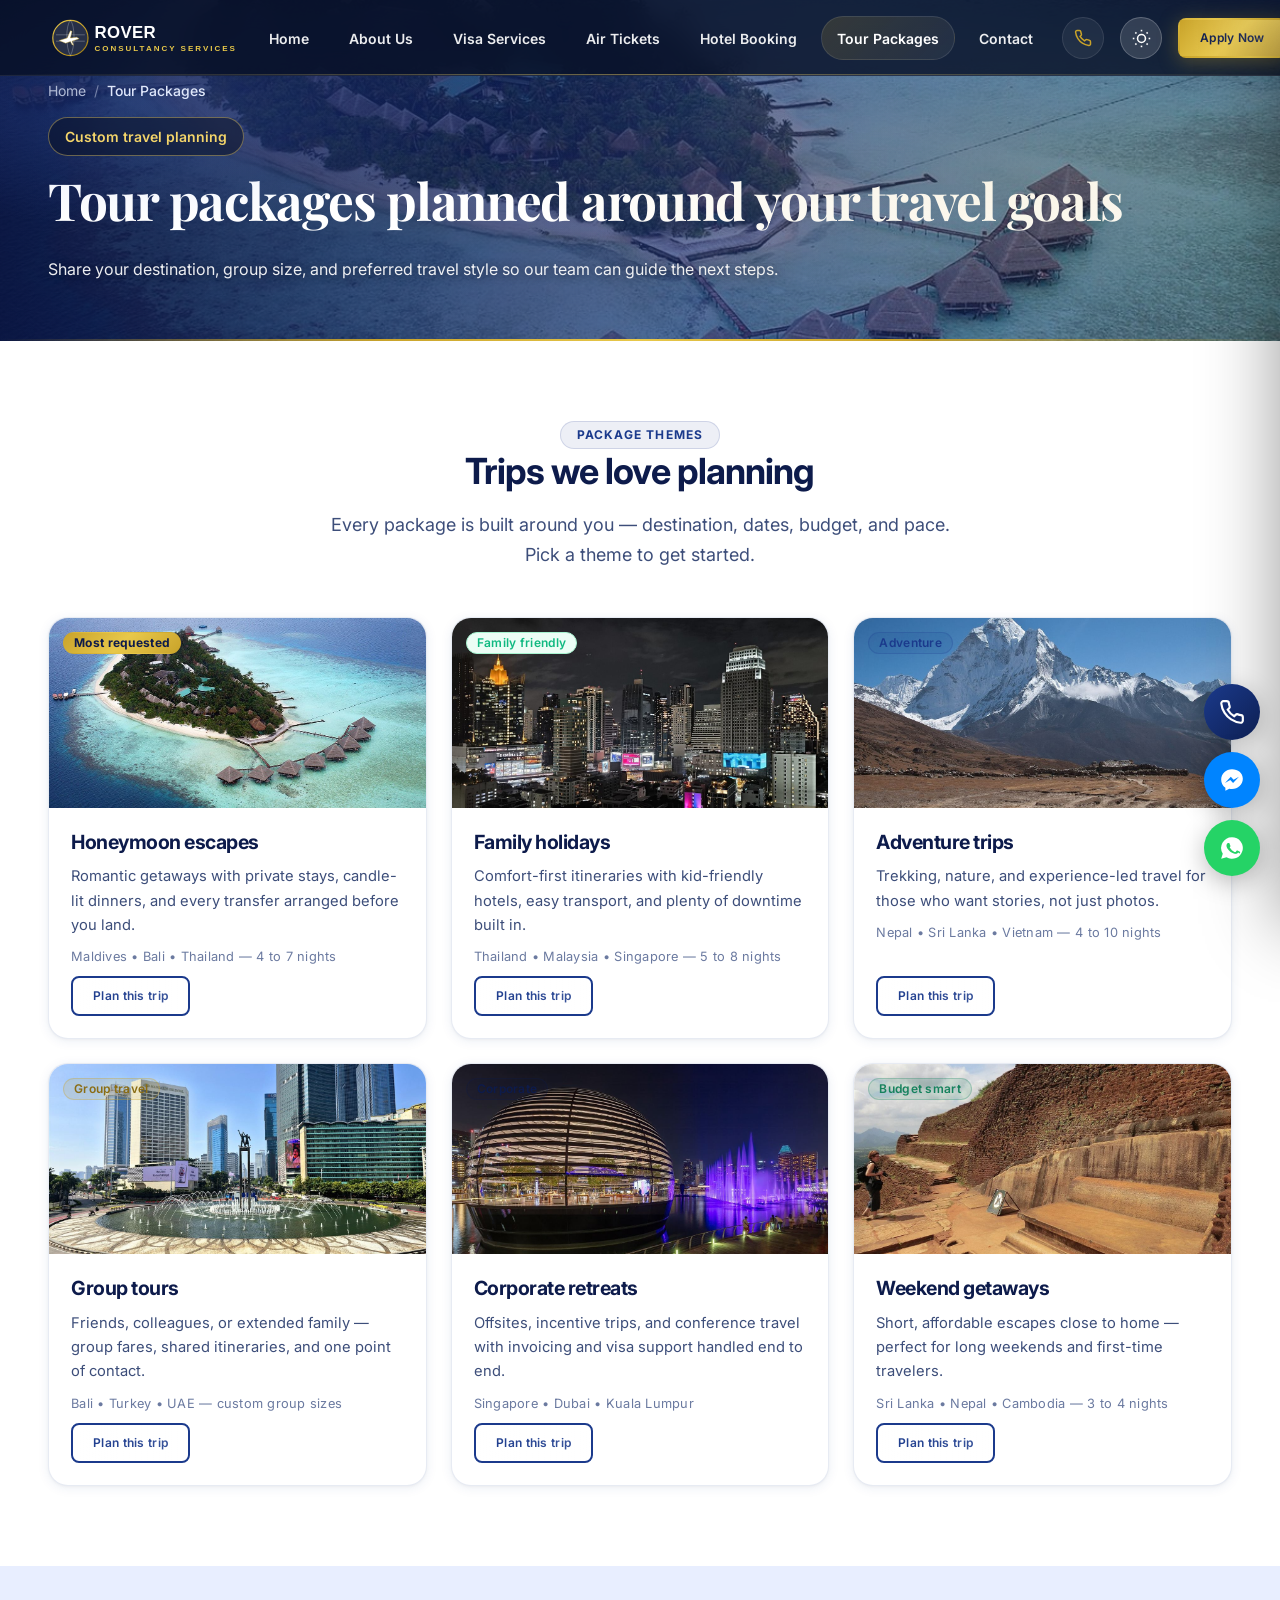
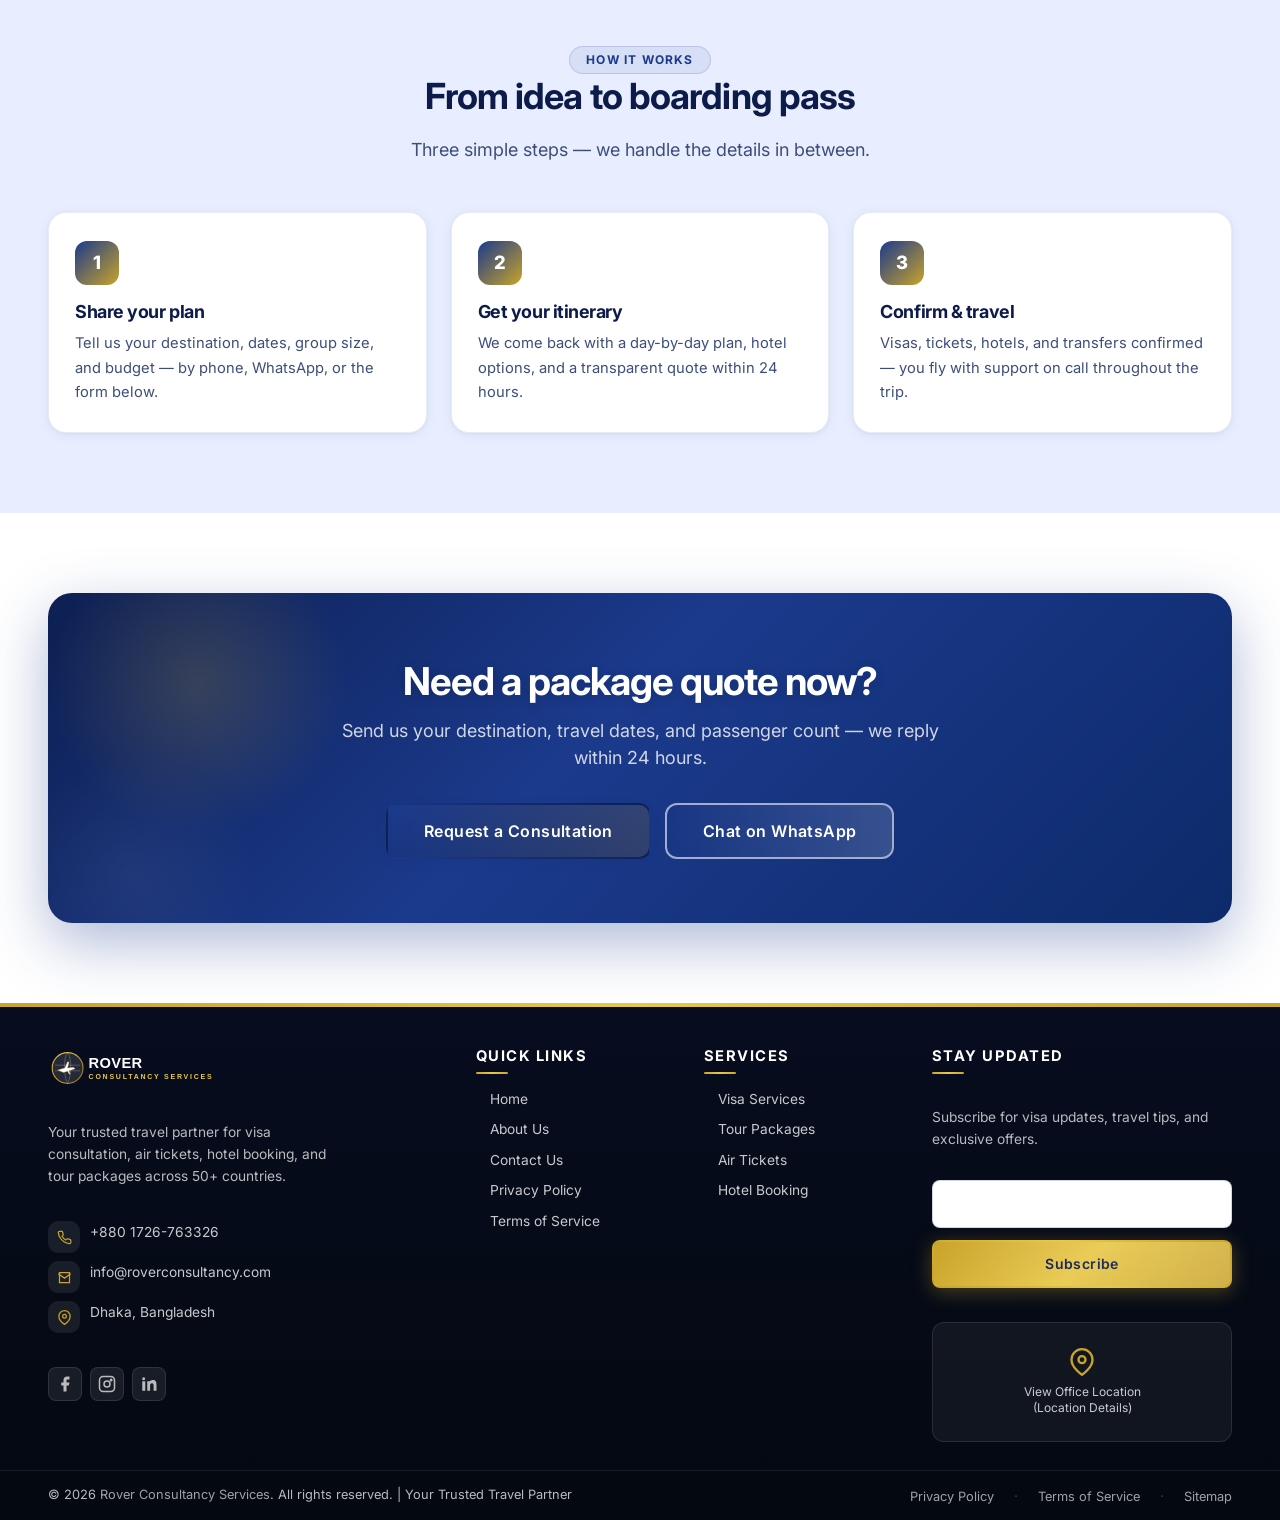
<file: html/tour-packages.html>
<!DOCTYPE html>
<html lang="en-BD">
<head>
<script>
  /* Prevent flash of unstyled content */
  (function(){var t=localStorage.getItem('rover-theme');if(t)document.documentElement.setAttribute('data-theme',t);})();
</script>
  <meta charset="UTF-8"><meta name="viewport" content="width=device-width, initial-scale=1.0">
  <title>Tour Packages | Rover Consultancy Services</title>
  <meta name="description" content="Explore tour package consultation from Rover Consultancy Services for family trips, honeymoon planning, group travel, and corporate travel support.">
  <meta name="keywords" content="tour packages dhaka, travel packages bangladesh, rover consultancy tours">
  <meta name="author" content="Rover Consultancy Services"><meta name="robots" content="index, follow, max-image-preview:large">
  <link rel="canonical" href="https://www.roverconsultancy.com/html/tour-packages.html">
  <meta property="og:type" content="website"><meta property="og:url" content="https://www.roverconsultancy.com/html/tour-packages.html"><meta property="og:title" content="Tour Packages | Rover Consultancy Services"><meta property="og:description" content="Tour package consultation from Rover Consultancy Services in Dhaka, Bangladesh."><meta property="og:image" content="https://www.roverconsultancy.com/images/hero/og-homepage.jpg"><meta property="og:locale" content="en_BD"><meta property="og:site_name" content="Rover Consultancy Services">
  <meta name="twitter:card" content="summary_large_image"><meta name="twitter:title" content="Tour Packages | Rover Consultancy Services"><meta name="twitter:description" content="Tour package consultation from Rover Consultancy Services in Dhaka, Bangladesh."><meta name="twitter:image" content="https://www.roverconsultancy.com/images/hero/og-homepage.jpg">
  <link rel="icon" type="image/x-icon" href="../favicon.ico"><link rel="icon" type="image/png" sizes="16x16" href="../favicon-16x16.png"><link rel="icon" type="image/png" sizes="32x32" href="../favicon-32x32.png"><link rel="apple-touch-icon" sizes="180x180" href="../apple-touch-icon.png"><link rel="icon" type="image/png" sizes="192x192" href="../android-chrome-192x192.png"><link rel="icon" type="image/png" sizes="512x512" href="../android-chrome-512x512.png"><link rel="manifest" href="../manifest.webmanifest"><meta name="theme-color" content="#1B3A8C">
  <link rel="preload" href="../fonts/Inter-Variable.woff2" as="font" type="font/woff2" crossorigin><link rel="preload" href="../fonts/PlayfairDisplay-Variable.woff2" as="font" type="font/woff2" crossorigin>
  <link rel="stylesheet" href="../css/fonts.css"><link rel="stylesheet" href="../css/variables.css"><link rel="stylesheet" href="../css/base.css"><link rel="stylesheet" href="../css/components.css"><link rel="stylesheet" href="../css/header.css"><link rel="stylesheet" href="../css/footer.css"><link rel="stylesheet" href="../css/pages.css"><link rel="stylesheet" href="../css/theme.css"><link rel="stylesheet" href="../css/premium.css">
</head>
<body>
<a href="#main-content" class="skip-link">Skip to main content</a>
<header class="site-header" id="siteHeader"><div class="container"><div class="header-inner"><a href="../index.html" class="nav-logo" aria-label="Rover Consultancy Services - Home"><img src="../images/logo/rover-logo-white.svg" class="nav-logo__img" alt="Rover Consultancy Services logo" width="240" height="60" loading="eager"></a><nav class="nav-desktop" aria-label="Primary navigation"><div class="nav-item"><a href="../index.html" class="nav-link">Home</a></div><div class="nav-item"><a href="visa-services.html" class="nav-link">Visa Services</a></div><div class="nav-item"><a href="air-tickets.html" class="nav-link">Air Tickets</a></div><div class="nav-item"><a href="hotel-booking.html" class="nav-link">Hotel Booking</a></div><div class="nav-item"><a href="tour-packages.html" class="nav-link active">Tour Packages</a></div><div class="nav-item"><a href="about-us.html" class="nav-link">About Us</a></div><div class="nav-item"><a href="contact-us.html" class="nav-link">Contact</a></div></nav><div class="flex items-center gap-4"><a href="tel:+8801726763326" class="nav-phone" data-bind="phone_href"><svg viewBox="0 0 24 24" fill="none" stroke="currentColor" stroke-width="2"><path d="M22 16.92v3a2 2 0 0 1-2.18 2 19.79 19.79 0 0 1-8.63-3.07 19.5 19.5 0 0 1-6-6 19.79 19.79 0 0 1-3.07-8.67A2 2 0 0 1 4.11 2h3a2 2 0 0 1 2 1.72c.127.96.361 1.903.7 2.81a2 2 0 0 1-.45 2.11L8.09 9.91a16 16 0 0 0 6 6l1.27-1.27a2 2 0 0 1 2.11-.45c.907.339 1.85.573 2.81.7A2 2 0 0 1 22 16.92z"/></svg><span data-bind="phone_display">01726-763326</span></a><button class="theme-toggle" id="themeToggle" aria-label="Toggle dark/light mode" title="Toggle theme"><svg class="icon-sun" xmlns="http://www.w3.org/2000/svg" viewBox="0 0 24 24" fill="none" stroke="currentColor" stroke-width="2"><circle cx="12" cy="12" r="5"/><line x1="12" y1="1" x2="12" y2="3"/><line x1="12" y1="21" x2="12" y2="23"/><line x1="4.22" y1="4.22" x2="5.64" y2="5.64"/><line x1="18.36" y1="18.36" x2="19.78" y2="19.78"/><line x1="1" y1="12" x2="3" y2="12"/><line x1="21" y1="12" x2="23" y2="12"/><line x1="4.22" y1="19.78" x2="5.64" y2="18.36"/><line x1="18.36" y1="5.64" x2="19.78" y2="4.22"/></svg><svg class="icon-moon" xmlns="http://www.w3.org/2000/svg" viewBox="0 0 24 24" fill="none" stroke="currentColor" stroke-width="2"><path d="M21 12.79A9 9 0 1 1 11.21 3 7 7 0 0 0 21 12.79z"/></svg></button><a href="contact-us.html" class="btn btn-gold btn-sm">Apply Now</a><button class="hamburger" id="hamburgerBtn" aria-label="Open menu" aria-expanded="false" aria-controls="mobileMenu"><span class="hamburger-line"></span><span class="hamburger-line"></span><span class="hamburger-line"></span></button></div></div></div></header>
<div class="mobile-menu" id="mobileMenu"><div class="mobile-menu__overlay"></div><div class="mobile-menu__panel"><div class="mobile-menu__header"><div class="mobile-menu__logo"><span class="mobile-menu__logo-name">ROVER CONSULTANCY</span><span class="mobile-menu__logo-sub">Your Trusted Travel Partner</span></div><button class="mobile-menu__close" aria-label="Close menu"><svg viewBox="0 0 24 24" fill="none" stroke="currentColor" stroke-width="2.5"><path d="M18 6L6 18M6 6l12 12"/></svg></button></div><nav class="mobile-menu__nav" aria-label="Mobile navigation"><div class="mobile-nav-item"><a href="../index.html" class="mobile-nav-link">Home</a></div><div class="mobile-nav-item"><a href="visa-services.html" class="mobile-nav-link">Visa Services</a></div><div class="mobile-nav-item"><a href="air-tickets.html" class="mobile-nav-link">Air Tickets</a></div><div class="mobile-nav-item"><a href="hotel-booking.html" class="mobile-nav-link">Hotel Booking</a></div><div class="mobile-nav-item"><a href="tour-packages.html" class="mobile-nav-link active">Tour Packages</a></div><div class="mobile-nav-item"><a href="about-us.html" class="mobile-nav-link">About Us</a></div><div class="mobile-nav-item"><a href="contact-us.html" class="mobile-nav-link">Contact</a></div></nav><div class="mobile-menu__footer"><div class="mobile-menu__contact"><a href="tel:+8801726763326" class="mobile-contact-item"><svg viewBox="0 0 24 24" fill="none" stroke="currentColor" stroke-width="2"><path d="M22 16.92v3a2 2 0 0 1-2.18 2 19.79 19.79 0 0 1-8.63-3.07 19.5 19.5 0 0 1-6-6 19.79 19.79 0 0 1-3.07-8.67A2 2 0 0 1 4.11 2h3a2 2 0 0 1 2 1.72c.127.96.361 1.903.7 2.81a2 2 0 0 1-.45 2.11L8.09 9.91a16 16 0 0 0 6 6l1.27-1.27a2 2 0 0 1 2.11-.45c.907.339 1.85.573 2.81.7A2 2 0 0 1 22 16.92z"/></svg><span data-bind="phone_display">01726-763326</span></a><a href="mailto:info@roverconsultancy.com" class="mobile-contact-item"><svg viewBox="0 0 24 24" fill="none" stroke="currentColor" stroke-width="2"><path d="M4 4h16v16H4z"/><path d="M22 6l-10 7L2 6"/></svg><span data-bind="email">info@roverconsultancy.com</span></a></div><a href="contact-us.html" class="btn btn-primary btn-block">Apply Now</a></div></div></div>
<main id="main-content">
  <section class="page-banner page-banner--tours"><div class="container"><div class="page-breadcrumb-wrap"><nav class="breadcrumbs" aria-label="Breadcrumb"><a href="../index.html" data-breadcrumb-item>Home</a><span class="sep" aria-hidden="true">/</span><span class="current" data-breadcrumb-item>Tour Packages</span></nav><span class="section-note">Custom travel planning</span><h1 class="page-banner__title text-display-2">Tour packages planned around your travel goals</h1><p class="section-subtitle page-banner__lead">Share your destination, group size, and preferred travel style so our team can guide the next steps.</p></div></div></section>

  <section class="section section--white"><div class="container">
    <div class="section-header reveal"><span class="text-eyebrow text-eyebrow--pill">Package themes</span><h2>Trips we love planning</h2><p class="section-subtitle">Every package is built around you — destination, dates, budget, and pace. Pick a theme to get started.</p></div>
    <div class="tour-grid">
      <article class="tour-card reveal">
        <div class="tour-card__media"><img src="../images/destinations/maldives.jpg" alt="Maldives overwater villas" loading="lazy"><span class="badge badge-gold-solid tour-card__badge">Most requested</span></div>
        <div class="tour-card__body"><h3 class="tour-card__title">Honeymoon escapes</h3><p class="tour-card__desc">Romantic getaways with private stays, candle-lit dinners, and every transfer arranged before you land.</p><div class="tour-card__meta">Maldives • Bali • Thailand — 4 to 7 nights</div><a class="btn btn-outline btn-sm tour-card__cta" href="contact-us.html?service=tour&country=maldives">Plan this trip</a></div>
      </article>
      <article class="tour-card reveal delay-100">
        <div class="tour-card__media"><img src="../images/destinations/thailand.jpg" alt="Bangkok city skyline" loading="lazy"><span class="badge badge-active tour-card__badge">Family friendly</span></div>
        <div class="tour-card__body"><h3 class="tour-card__title">Family holidays</h3><p class="tour-card__desc">Comfort-first itineraries with kid-friendly hotels, easy transport, and plenty of downtime built in.</p><div class="tour-card__meta">Thailand • Malaysia • Singapore — 5 to 8 nights</div><a class="btn btn-outline btn-sm tour-card__cta" href="contact-us.html?service=tour&country=thailand">Plan this trip</a></div>
      </article>
      <article class="tour-card reveal delay-200">
        <div class="tour-card__media"><img src="../images/destinations/nepal.jpg" alt="Himalayan mountains in Nepal" loading="lazy"><span class="badge badge-tourist tour-card__badge">Adventure</span></div>
        <div class="tour-card__body"><h3 class="tour-card__title">Adventure trips</h3><p class="tour-card__desc">Trekking, nature, and experience-led travel for those who want stories, not just photos.</p><div class="tour-card__meta">Nepal • Sri Lanka • Vietnam — 4 to 10 nights</div><a class="btn btn-outline btn-sm tour-card__cta" href="contact-us.html?service=tour&country=nepal">Plan this trip</a></div>
      </article>
      <article class="tour-card reveal">
        <div class="tour-card__media"><img src="../images/destinations/indonesia.jpg" alt="Bali temple and rice terraces" loading="lazy"><span class="badge badge-family tour-card__badge">Group travel</span></div>
        <div class="tour-card__body"><h3 class="tour-card__title">Group tours</h3><p class="tour-card__desc">Friends, colleagues, or extended family — group fares, shared itineraries, and one point of contact.</p><div class="tour-card__meta">Bali • Turkey • UAE — custom group sizes</div><a class="btn btn-outline btn-sm tour-card__cta" href="contact-us.html?service=tour&country=indonesia">Plan this trip</a></div>
      </article>
      <article class="tour-card reveal delay-100">
        <div class="tour-card__media"><img src="../images/destinations/singapore.jpg" alt="Singapore marina skyline" loading="lazy"><span class="badge badge-business tour-card__badge">Corporate</span></div>
        <div class="tour-card__body"><h3 class="tour-card__title">Corporate retreats</h3><p class="tour-card__desc">Offsites, incentive trips, and conference travel with invoicing and visa support handled end to end.</p><div class="tour-card__meta">Singapore • Dubai • Kuala Lumpur</div><a class="btn btn-outline btn-sm tour-card__cta" href="contact-us.html?service=tour&country=singapore">Plan this trip</a></div>
      </article>
      <article class="tour-card reveal delay-200">
        <div class="tour-card__media"><img src="../images/destinations/sri-lanka.jpg" alt="Sri Lanka coastline" loading="lazy"><span class="badge badge-medical tour-card__badge">Budget smart</span></div>
        <div class="tour-card__body"><h3 class="tour-card__title">Weekend getaways</h3><p class="tour-card__desc">Short, affordable escapes close to home — perfect for long weekends and first-time travelers.</p><div class="tour-card__meta">Sri Lanka • Nepal • Cambodia — 3 to 4 nights</div><a class="btn btn-outline btn-sm tour-card__cta" href="contact-us.html?service=tour&country=sri-lanka">Plan this trip</a></div>
      </article>
    </div>
  </div></section>

  <section class="section section--light"><div class="container">
    <div class="section-header reveal"><span class="text-eyebrow text-eyebrow--pill">How it works</span><h2>From idea to boarding pass</h2><p class="section-subtitle">Three simple steps — we handle the details in between.</p></div>
    <div class="step-strip">
      <div class="step-card reveal"><span class="step-card__num">1</span><h3>Share your plan</h3><p>Tell us your destination, dates, group size, and budget — by phone, WhatsApp, or the form below.</p></div>
      <div class="step-card reveal delay-100"><span class="step-card__num">2</span><h3>Get your itinerary</h3><p>We come back with a day-by-day plan, hotel options, and a transparent quote within 24 hours.</p></div>
      <div class="step-card reveal delay-200"><span class="step-card__num">3</span><h3>Confirm &amp; travel</h3><p>Visas, tickets, hotels, and transfers confirmed — you fly with support on call throughout the trip.</p></div>
    </div>
  </div></section>

  <section class="section section--white"><div class="container"><div class="cta-banner reveal"><div class="cta-banner__content"><h2 class="cta-banner__title">Need a package quote now?</h2><p class="cta-banner__subtitle">Send us your destination, travel dates, and passenger count — we reply within 24 hours.</p><div class="cta-banner__actions"><a href="contact-us.html?service=tour" class="btn btn-primary btn-lg">Request a Consultation</a><a href="https://wa.me/8801726763326" target="_blank" rel="noopener" class="btn btn-outline-white btn-lg">Chat on WhatsApp</a></div></div></div></div></section>
</main>
<footer class="site-footer"><div class="footer-stripe"></div><div class="footer-main"><div class="container"><div class="footer-grid"><div class="footer-brand"><a href="../index.html" class="footer-logo"><img src="../images/logo/rover-logo-white.svg" class="footer-logo__img" alt="Rover Consultancy Services logo" width="240" height="60" loading="lazy"></a><p class="footer-brand__desc">Your trusted travel partner for visa consultation, air tickets, hotel booking, and tour packages across 50+ countries.</p><div class="footer-contact-list"><a href="tel:+8801726763326" class="footer-contact-item"><span class="footer-contact-item__icon"><svg viewBox="0 0 24 24" fill="none" stroke="currentColor" stroke-width="2"><path d="M22 16.92v3a2 2 0 0 1-2.18 2 19.79 19.79 0 0 1-8.63-3.07 19.5 19.5 0 0 1-6-6 19.79 19.79 0 0 1-3.07-8.67A2 2 0 0 1 4.11 2h3a2 2 0 0 1 2 1.72c.127.96.361 1.903.7 2.81a2 2 0 0 1-.45 2.11L8.09 9.91a16 16 0 0 0 6 6l1.27-1.27a2 2 0 0 1 2.11-.45c.907.339 1.85.573 2.81.7A2 2 0 0 1 22 16.92z"/></svg></span><span data-bind="phone_display">01726-763326</span></a><a href="mailto:info@roverconsultancy.com" class="footer-contact-item"><span class="footer-contact-item__icon"><svg viewBox="0 0 24 24" fill="none" stroke="currentColor" stroke-width="2"><path d="M4 4h16v16H4z"/><path d="M22 6l-10 7L2 6"/></svg></span><span data-bind="email">info@roverconsultancy.com</span></a><div class="footer-contact-item"><span class="footer-contact-item__icon"><svg viewBox="0 0 24 24" fill="none" stroke="currentColor" stroke-width="2"><path d="M21 10c0 7-9 13-9 13s-9-6-9-13a9 9 0 0 1 18 0z"/><circle cx="12" cy="10" r="3"/></svg></span><span data-bind="address">Dhaka, Bangladesh</span></div></div><div class="footer-social"><a href="#" data-social="facebook" target="_blank" rel="noopener" class="footer-social__link" aria-label="Follow us on Facebook"><svg viewBox="0 0 24 24" fill="currentColor"><path d="M18 2h-3a5 5 0 0 0-5 5v3H7v4h3v8h4v-8h3l1-4h-4V7a1 1 0 0 1 1-1h3z"/></svg></a><a href="#" data-social="instagram" target="_blank" rel="noopener" class="footer-social__link" aria-label="Follow us on Instagram"><svg viewBox="0 0 24 24" fill="none" stroke="currentColor" stroke-width="2"><rect x="2" y="2" width="20" height="20" rx="5"/><circle cx="12" cy="12" r="4"/><circle cx="17.5" cy="6.5" r="1"/></svg></a><a href="#" data-social="linkedin" target="_blank" rel="noopener" class="footer-social__link" aria-label="Follow us on LinkedIn"><svg viewBox="0 0 24 24" fill="currentColor"><path d="M6.94 5a2 2 0 1 1-4-.002 2 2 0 0 1 4 .002zM7 8.48H3V21h4zM13.5 8.48h-3.83V21h3.83v-6.57c0-1.74.33-3.42 2.48-3.42 2.12 0 2.15 1.98 2.15 3.53V21H22v-7.93c0-3.66-.79-6.47-5.06-6.47-2.05 0-3.43 1.12-4 2.19h-.05z"/></svg></a></div></div><div><h3 class="footer-col-title">Quick Links</h3><div class="footer-links"><a href="../index.html" class="footer-link">Home</a><a href="about-us.html" class="footer-link">About Us</a><a href="contact-us.html" class="footer-link">Contact Us</a><a href="privacy-policy.html" class="footer-link">Privacy Policy</a><a href="terms-of-service.html" class="footer-link">Terms of Service</a></div></div><div><h3 class="footer-col-title">Services</h3><div class="footer-links"><a href="visa-services.html" class="footer-link">Visa Services</a><a href="tour-packages.html" class="footer-link">Tour Packages</a><a href="air-tickets.html" class="footer-link">Air Tickets</a><a href="hotel-booking.html" class="footer-link">Hotel Booking</a></div></div><div class="footer-newsletter"><h3 class="footer-col-title">Stay Updated</h3><p class="footer-newsletter__desc">Subscribe for visa updates, travel tips, and exclusive offers.</p><form class="newsletter-form" data-form="newsletter"><input type="email" class="form-control" placeholder="Your email address" aria-label="Email address for newsletter" required><button type="submit" class="btn btn-gold">Subscribe</button></form><a href="contact-us.html#map" class="footer-map"><svg viewBox="0 0 24 24" fill="none" stroke="currentColor" stroke-width="2"><path d="M21 10c0 7-9 13-9 13s-9-6-9-13a9 9 0 0 1 18 0z"/><circle cx="12" cy="10" r="3"/></svg><span class="footer-map__text">View Office Location<br>(Location Details)</span></a></div></div></div></div><hr class="footer-divider"><div class="footer-bottom"><div class="container"><div class="footer-bottom-inner"><p class="footer-copyright">&copy; <span data-current-year>2026</span> <a href="../index.html">Rover Consultancy Services</a>. All rights reserved. | Your Trusted Travel Partner</p><ul class="footer-legal-links"><li><a href="privacy-policy.html" class="footer-legal-link">Privacy Policy</a></li><li><a href="terms-of-service.html" class="footer-legal-link">Terms of Service</a></li><li><a href="../sitemap.xml" class="footer-legal-link">Sitemap</a></li></ul></div></div></div></footer>
<div class="float-buttons"><a href="#" class="float-btn float-btn--top" id="backToTopBtn" aria-label="Back to top" data-tooltip="Back to Top"><svg viewBox="0 0 24 24" fill="none" stroke="currentColor" stroke-width="2.5"><path d="M12 19V5M5 12l7-7 7 7"/></svg></a><a href="#" class="float-btn float-btn--phone" aria-label="Call us" data-tooltip="Call Us"><svg viewBox="0 0 24 24" fill="none" stroke="currentColor" stroke-width="2"><path d="M22 16.92v3a2 2 0 0 1-2.18 2 19.79 19.79 0 0 1-8.63-3.07 19.5 19.5 0 0 1-6-6 19.79 19.79 0 0 1-3.07-8.67A2 2 0 0 1 4.11 2h3a2 2 0 0 1 2 1.72c.127.96.361 1.903.7 2.81a2 2 0 0 1-.45 2.11L8.09 9.91a16 16 0 0 0 6 6l1.27-1.27a2 2 0 0 1 2.11-.45c.907.339 1.85.573 2.81.7A2 2 0 0 1 22 16.92z"/></svg></a><a href="#" class="float-btn float-btn--messenger" target="_blank" rel="noopener" aria-label="Message us on Facebook Messenger" data-tooltip="Messenger"><svg viewBox="0 0 24 24" fill="currentColor"><path d="M12 2C6.5 2 2 6.1 2 11.5c0 3.1 1.5 5.9 3.9 7.7V22l3.6-2c.8.2 1.7.3 2.5.3 5.5 0 10-4.1 10-9.5S17.5 2 12 2zm1 12.8-2.6-2.7-4.9 2.7 5.4-5.7 2.6 2.7 4.9-2.7z"/></svg></a><a href="#" class="float-btn float-btn--whatsapp" target="_blank" rel="noopener" aria-label="Chat with us on WhatsApp" data-tooltip="WhatsApp"><svg viewBox="0 0 24 24" fill="currentColor"><path d="M12 2a10 10 0 0 0-8.5 15.3L2 22l4.9-1.4A10 10 0 1 0 12 2zm5.6 14.2c-.2.6-1.3 1.2-1.8 1.2-.5.1-1 .1-3.2-.7-2.7-1.1-4.5-3.8-4.6-4-.1-.2-1.1-1.5-1.1-2.8 0-1.3.7-2 1-2.2.2-.3.5-.3.7-.3h.5c.2 0 .4 0 .6.5l.8 2c.1.2.1.4 0 .6l-.4.5c-.1.2-.3.3-.1.6.2.4.9 1.5 1.9 2.4 1.3 1.2 2.4 1.5 2.8 1.7.3.1.5.1.7-.1l1-1.2c.2-.3.4-.2.7-.1l1.8.9c.3.1.5.2.5.4.1.2.1.9-.1 1.5z"/></svg></a></div>
<script src="../js/theme.js"></script><script src="../js/config.js" defer></script><script src="../js/main.js" defer></script><script src="../js/schema.js" defer></script>
</body>
</html>
</file>
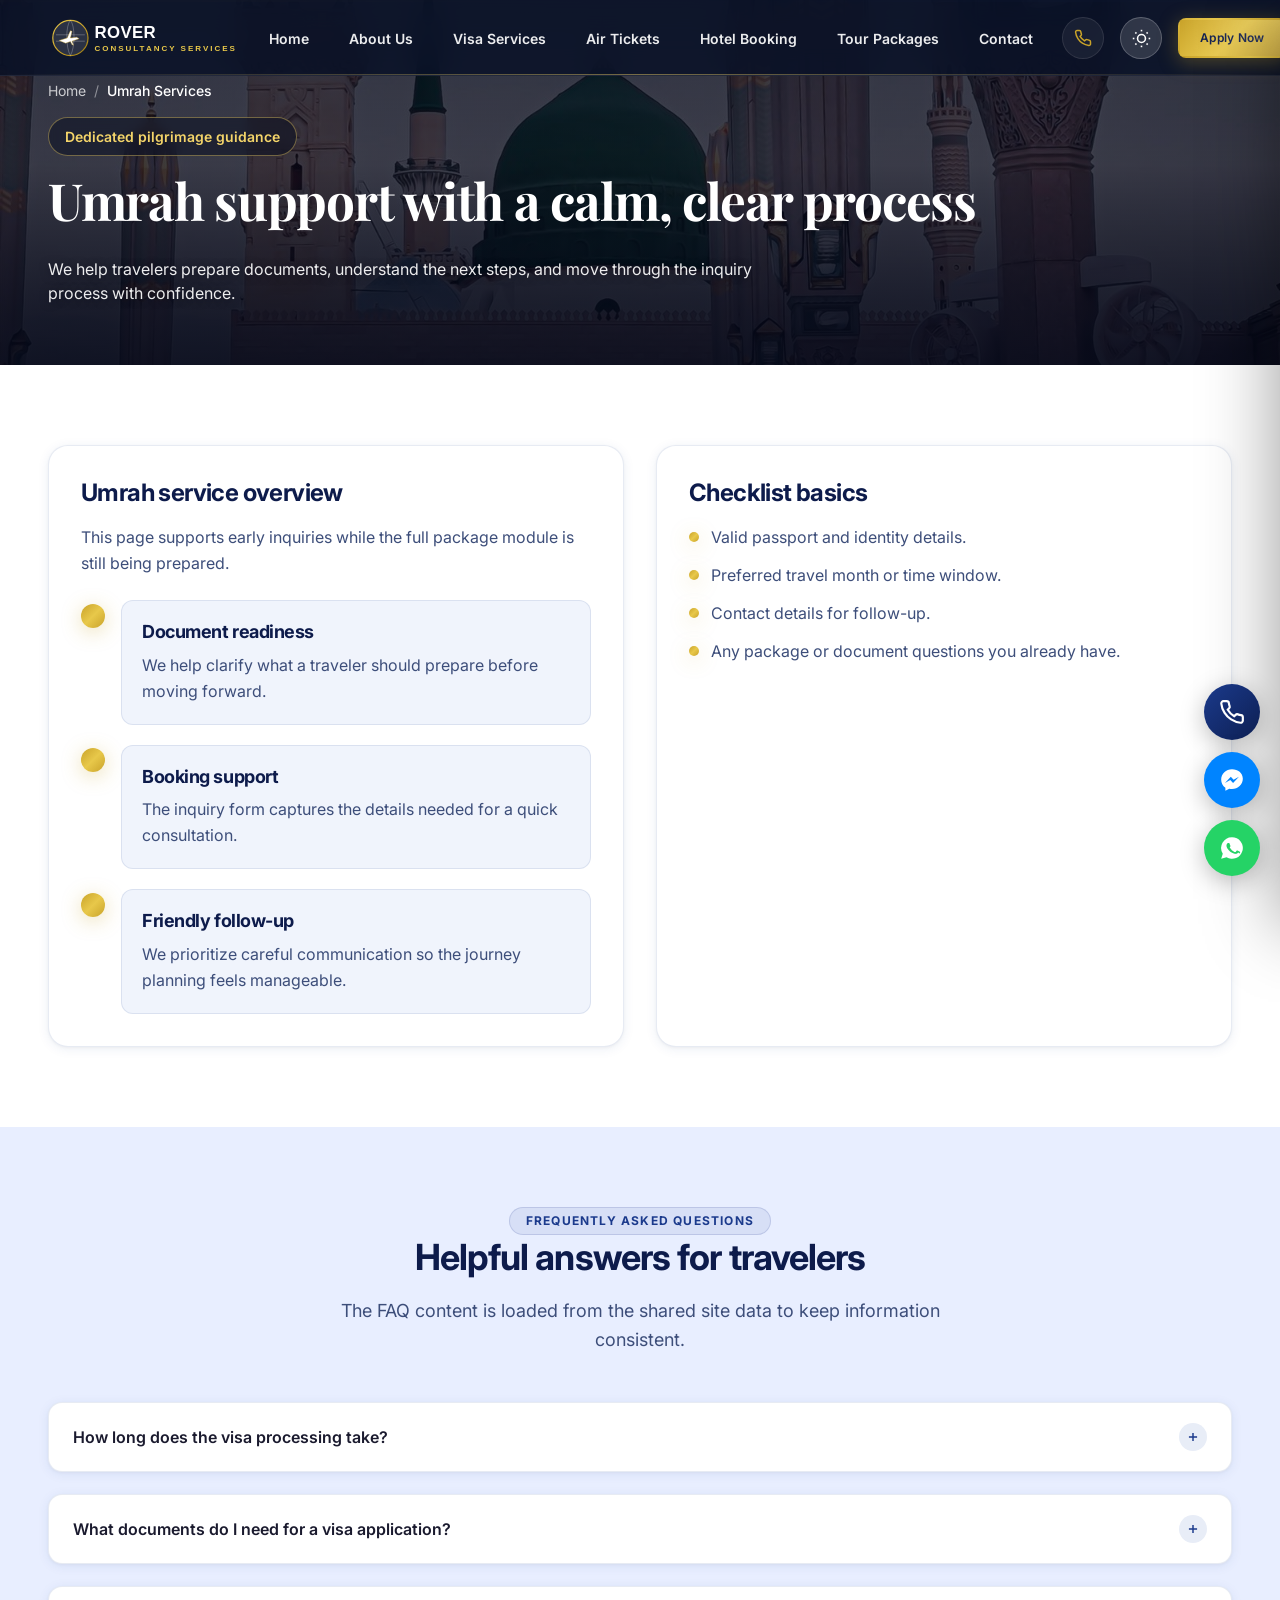
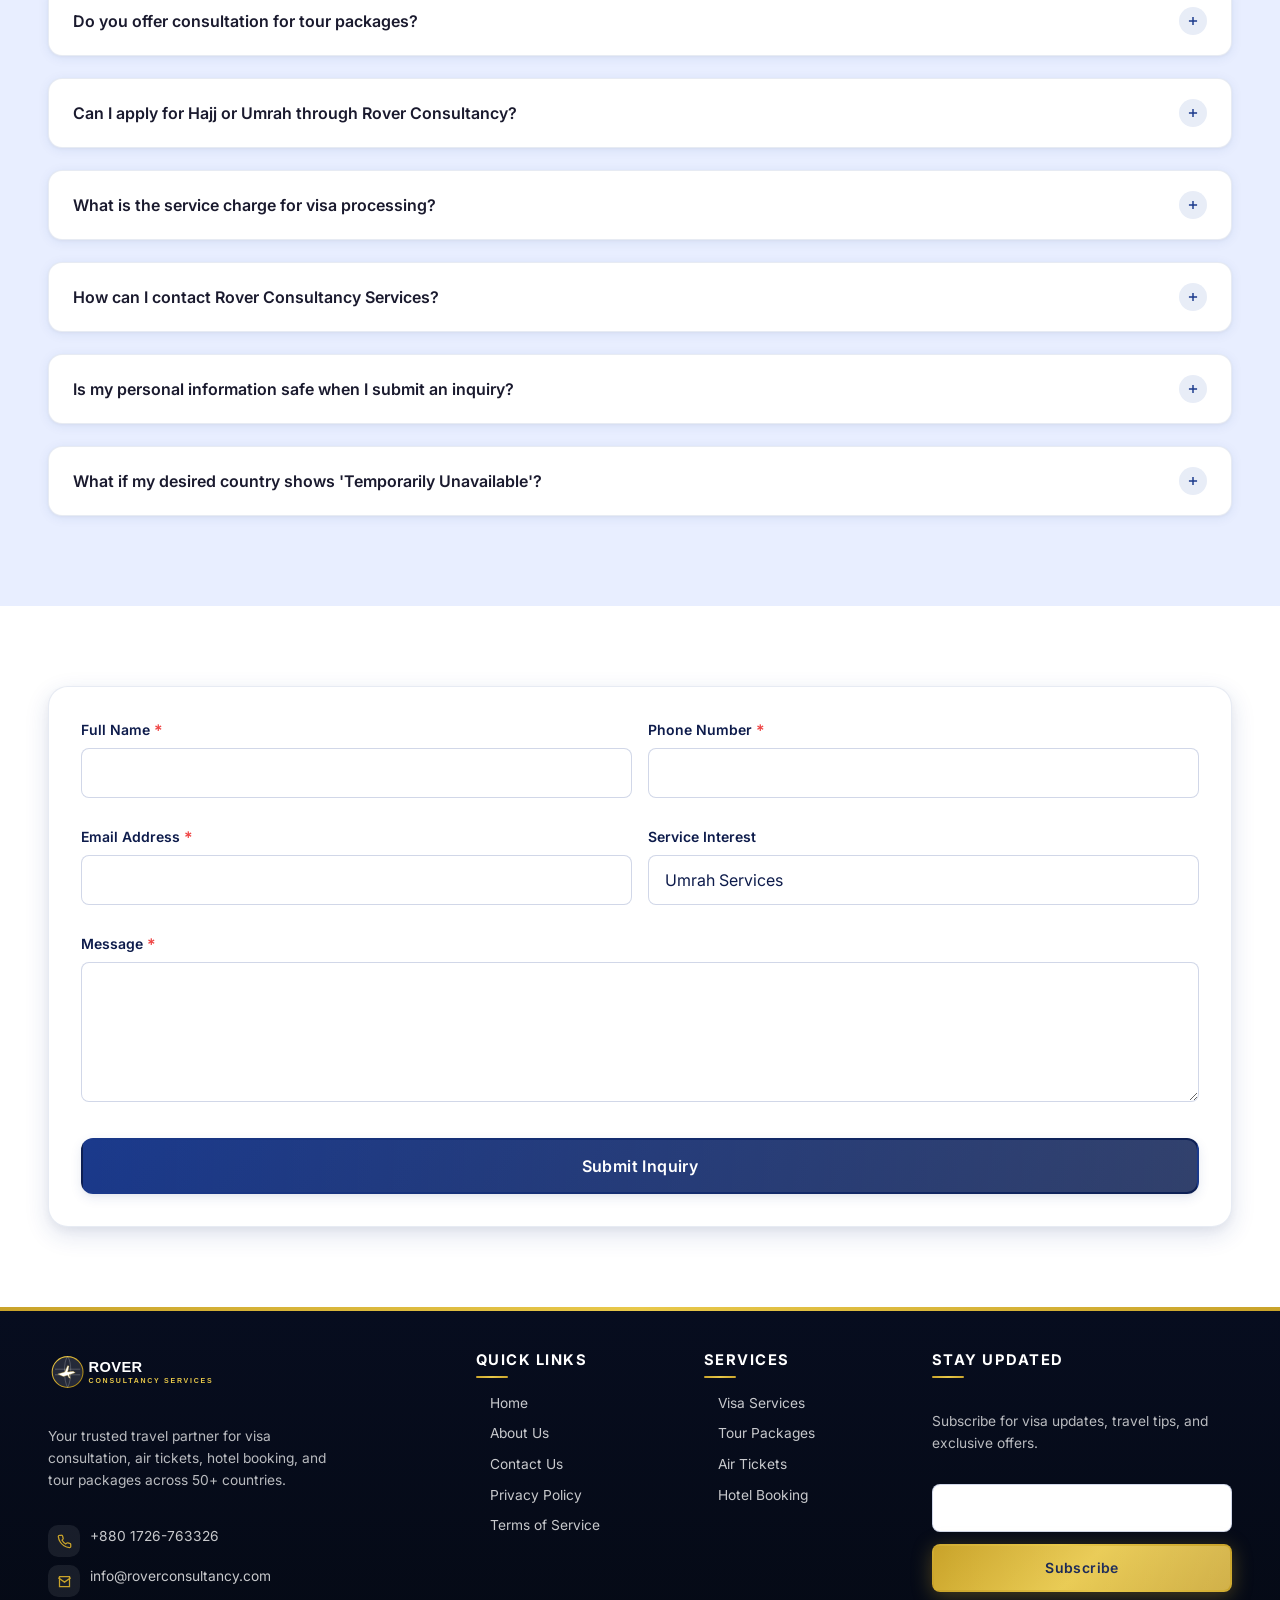
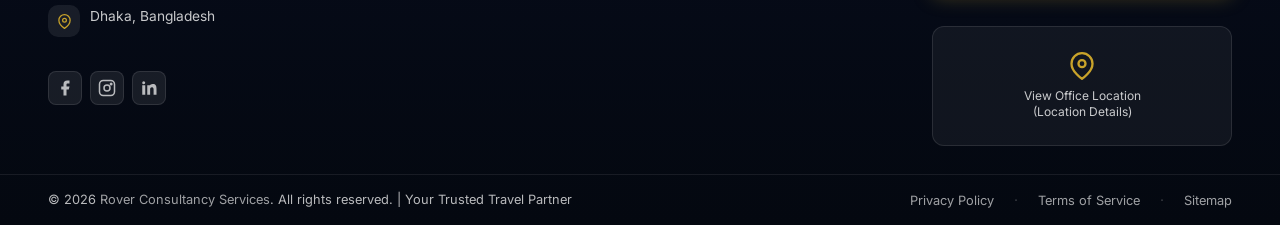
<file: html/umrah.html>
<!DOCTYPE html>
<html lang="en-BD">
<head>
<script>
  /* Prevent flash of unstyled content */
  (function(){var t=localStorage.getItem('rover-theme');if(t)document.documentElement.setAttribute('data-theme',t);})();
</script>
  <meta charset="UTF-8"><meta name="viewport" content="width=device-width, initial-scale=1.0">
  <title>Umrah Services | Rover Consultancy Services</title>
  <meta name="description" content="Dedicated Umrah support from Rover Consultancy Services. Learn about document guidance, inquiry support, and what to prepare for your pilgrimage journey.">
  <meta name="keywords" content="umrah services bangladesh, umrah package dhaka, rover consultancy umrah">
  <meta name="author" content="Rover Consultancy Services"><meta name="robots" content="index, follow, max-image-preview:large">
  <link rel="canonical" href="https://www.roverconsultancy.com/html/umrah.html">
  <meta property="og:type" content="website"><meta property="og:url" content="https://www.roverconsultancy.com/html/umrah.html"><meta property="og:title" content="Umrah Services | Rover Consultancy Services"><meta property="og:description" content="Dedicated Umrah support from Rover Consultancy Services in Dhaka, Bangladesh."><meta property="og:image" content="https://www.roverconsultancy.com/images/hero/og-homepage.jpg"><meta property="og:locale" content="en_BD"><meta property="og:site_name" content="Rover Consultancy Services">
  <meta name="twitter:card" content="summary_large_image"><meta name="twitter:title" content="Umrah Services | Rover Consultancy Services"><meta name="twitter:description" content="Dedicated Umrah support from Rover Consultancy Services in Dhaka, Bangladesh."><meta name="twitter:image" content="https://www.roverconsultancy.com/images/hero/og-homepage.jpg">
  <link rel="icon" type="image/x-icon" href="../favicon.ico"><link rel="icon" type="image/png" sizes="16x16" href="../favicon-16x16.png"><link rel="icon" type="image/png" sizes="32x32" href="../favicon-32x32.png"><link rel="apple-touch-icon" sizes="180x180" href="../apple-touch-icon.png"><link rel="icon" type="image/png" sizes="192x192" href="../android-chrome-192x192.png"><link rel="icon" type="image/png" sizes="512x512" href="../android-chrome-512x512.png"><link rel="manifest" href="../manifest.webmanifest"><meta name="theme-color" content="#1B3A8C">
  <link rel="preload" href="../fonts/Inter-Variable.woff2" as="font" type="font/woff2" crossorigin><link rel="preload" href="../fonts/PlayfairDisplay-Variable.woff2" as="font" type="font/woff2" crossorigin>
  <link rel="stylesheet" href="../css/fonts.css"><link rel="stylesheet" href="../css/variables.css"><link rel="stylesheet" href="../css/base.css"><link rel="stylesheet" href="../css/components.css"><link rel="stylesheet" href="../css/header.css"><link rel="stylesheet" href="../css/footer.css"><link rel="stylesheet" href="../css/pages.css"><link rel="stylesheet" href="../css/theme.css"><link rel="stylesheet" href="../css/premium.css">
</head>
<body>
<a href="#main-content" class="skip-link">Skip to main content</a>
<header class="site-header" id="siteHeader"><div class="container"><div class="header-inner"><a href="../index.html" class="nav-logo" aria-label="Rover Consultancy Services - Home"><img src="../images/logo/rover-logo-white.svg" class="nav-logo__img" alt="Rover Consultancy Services logo" width="240" height="60" loading="eager"></a><nav class="nav-desktop" aria-label="Primary navigation"><div class="nav-item"><a href="../index.html" class="nav-link">Home</a></div><div class="nav-item"><a href="visa-services.html" class="nav-link">Visa Services</a></div><div class="nav-item"><a href="air-tickets.html" class="nav-link">Air Tickets</a></div><div class="nav-item"><a href="hotel-booking.html" class="nav-link">Hotel Booking</a></div><div class="nav-item"><a href="tour-packages.html" class="nav-link">Tour Packages</a></div><div class="nav-item"><a href="about-us.html" class="nav-link">About Us</a></div><div class="nav-item"><a href="contact-us.html" class="nav-link">Contact</a></div></nav><div class="flex items-center gap-4"><a href="tel:+8801726763326" class="nav-phone" data-bind="phone_href"><svg viewBox="0 0 24 24" fill="none" stroke="currentColor" stroke-width="2"><path d="M22 16.92v3a2 2 0 0 1-2.18 2 19.79 19.79 0 0 1-8.63-3.07 19.5 19.5 0 0 1-6-6 19.79 19.79 0 0 1-3.07-8.67A2 2 0 0 1 4.11 2h3a2 2 0 0 1 2 1.72c.127.96.361 1.903.7 2.81a2 2 0 0 1-.45 2.11L8.09 9.91a16 16 0 0 0 6 6l1.27-1.27a2 2 0 0 1 2.11-.45c.907.339 1.85.573 2.81.7A2 2 0 0 1 22 16.92z"/></svg><span data-bind="phone_display">01726-763326</span></a><button class="theme-toggle" id="themeToggle" aria-label="Toggle dark/light mode" title="Toggle theme"><svg class="icon-sun" xmlns="http://www.w3.org/2000/svg" viewBox="0 0 24 24" fill="none" stroke="currentColor" stroke-width="2"><circle cx="12" cy="12" r="5"/><line x1="12" y1="1" x2="12" y2="3"/><line x1="12" y1="21" x2="12" y2="23"/><line x1="4.22" y1="4.22" x2="5.64" y2="5.64"/><line x1="18.36" y1="18.36" x2="19.78" y2="19.78"/><line x1="1" y1="12" x2="3" y2="12"/><line x1="21" y1="12" x2="23" y2="12"/><line x1="4.22" y1="19.78" x2="5.64" y2="18.36"/><line x1="18.36" y1="5.64" x2="19.78" y2="4.22"/></svg><svg class="icon-moon" xmlns="http://www.w3.org/2000/svg" viewBox="0 0 24 24" fill="none" stroke="currentColor" stroke-width="2"><path d="M21 12.79A9 9 0 1 1 11.21 3 7 7 0 0 0 21 12.79z"/></svg></button><a href="contact-us.html" class="btn btn-gold btn-sm">Apply Now</a><button class="hamburger" id="hamburgerBtn" aria-label="Open menu" aria-expanded="false" aria-controls="mobileMenu"><span class="hamburger-line"></span><span class="hamburger-line"></span><span class="hamburger-line"></span></button></div></div></div></header>
<div class="mobile-menu" id="mobileMenu"><div class="mobile-menu__overlay"></div><div class="mobile-menu__panel"><div class="mobile-menu__header"><div class="mobile-menu__logo"><span class="mobile-menu__logo-name">ROVER CONSULTANCY</span><span class="mobile-menu__logo-sub">Your Trusted Travel Partner</span></div><button class="mobile-menu__close" aria-label="Close menu"><svg viewBox="0 0 24 24" fill="none" stroke="currentColor" stroke-width="2.5"><path d="M18 6L6 18M6 6l12 12"/></svg></button></div><nav class="mobile-menu__nav" aria-label="Mobile navigation"><div class="mobile-nav-item"><a href="../index.html" class="mobile-nav-link">Home</a></div><div class="mobile-nav-item"><a href="visa-services.html" class="mobile-nav-link">Visa Services</a></div><div class="mobile-nav-item"><a href="air-tickets.html" class="mobile-nav-link">Air Tickets</a></div><div class="mobile-nav-item"><a href="hotel-booking.html" class="mobile-nav-link">Hotel Booking</a></div><div class="mobile-nav-item"><a href="tour-packages.html" class="mobile-nav-link">Tour Packages</a></div><div class="mobile-nav-item"><a href="about-us.html" class="mobile-nav-link">About Us</a></div><div class="mobile-nav-item"><a href="contact-us.html" class="mobile-nav-link">Contact</a></div></nav><div class="mobile-menu__footer"><div class="mobile-menu__contact"><a href="tel:+8801726763326" class="mobile-contact-item"><svg viewBox="0 0 24 24" fill="none" stroke="currentColor" stroke-width="2"><path d="M22 16.92v3a2 2 0 0 1-2.18 2 19.79 19.79 0 0 1-8.63-3.07 19.5 19.5 0 0 1-6-6 19.79 19.79 0 0 1-3.07-8.67A2 2 0 0 1 4.11 2h3a2 2 0 0 1 2 1.72c.127.96.361 1.903.7 2.81a2 2 0 0 1-.45 2.11L8.09 9.91a16 16 0 0 0 6 6l1.27-1.27a2 2 0 0 1 2.11-.45c.907.339 1.85.573 2.81.7A2 2 0 0 1 22 16.92z"/></svg><span data-bind="phone_display">01726-763326</span></a><a href="mailto:info@roverconsultancy.com" class="mobile-contact-item"><svg viewBox="0 0 24 24" fill="none" stroke="currentColor" stroke-width="2"><path d="M4 4h16v16H4z"/><path d="M22 6l-10 7L2 6"/></svg><span data-bind="email">info@roverconsultancy.com</span></a></div><a href="contact-us.html" class="btn btn-primary btn-block">Apply Now</a></div></div></div>
<main id="main-content">
  <section class="page-banner"><div class="container"><div class="page-breadcrumb-wrap"><nav class="breadcrumbs" aria-label="Breadcrumb"><a href="../index.html" data-breadcrumb-item>Home</a><span class="sep" aria-hidden="true">/</span><span class="current" data-breadcrumb-item>Umrah Services</span></nav><span class="section-note">Dedicated pilgrimage guidance</span><h1 class="page-banner__title text-display-2">Umrah support with a calm, clear process</h1><p class="section-subtitle" style="max-width:760px; color:rgba(255,255,255,0.82);">We help travelers prepare documents, understand the next steps, and move through the inquiry process with confidence.</p></div></div></section>
  <section class="section section--white"><div class="container"><div class="content-grid content-grid--2"><article class="content-panel"><h2 class="panel-heading">Umrah service overview</h2><p class="panel-subheading">This page supports early inquiries while the full package module is still being prepared.</p><div class="timeline"><div class="timeline-item reveal"><div class="timeline-marker"></div><div class="timeline-card"><h3 class="timeline-card__title">Document readiness</h3><p class="timeline-card__text">We help clarify what a traveler should prepare before moving forward.</p></div></div><div class="timeline-item reveal delay-100"><div class="timeline-marker"></div><div class="timeline-card"><h3 class="timeline-card__title">Booking support</h3><p class="timeline-card__text">The inquiry form captures the details needed for a quick consultation.</p></div></div><div class="timeline-item reveal delay-200"><div class="timeline-marker"></div><div class="timeline-card"><h3 class="timeline-card__title">Friendly follow-up</h3><p class="timeline-card__text">We prioritize careful communication so the journey planning feels manageable.</p></div></div></div></article><aside class="content-panel"><h2 class="panel-heading">Checklist basics</h2><ul class="feature-list"><li>Valid passport and identity details.</li><li>Preferred travel month or time window.</li><li>Contact details for follow-up.</li><li>Any package or document questions you already have.</li></ul></aside></div></div></section>
  <section class="section section--light"><div class="container"><div class="section-header reveal"><span class="text-eyebrow text-eyebrow--pill">Frequently asked questions</span><h2>Helpful answers for travelers</h2><p class="section-subtitle">The FAQ content is loaded from the shared site data to keep information consistent.</p></div><div class="faq-list" data-render="faq"></div></div></section>
  <section class="section section--white"><div class="container"><div class="contact-form-card"><form data-form="inquiry" novalidate><div class="form-row form-row--2"><div class="form-group"><label for="umrah-name" class="form-label">Full Name <span class="required-star">*</span></label><input type="text" id="umrah-name" name="name" class="form-control" required><span class="form-error-msg" data-error-for="name"></span></div><div class="form-group"><label for="umrah-phone" class="form-label">Phone Number <span class="required-star">*</span></label><input type="tel" id="umrah-phone" name="phone" class="form-control" required><span class="form-error-msg" data-error-for="phone"></span></div></div><div class="form-row form-row--2" style="margin-top:var(--sp-4);"><div class="form-group"><label for="umrah-email" class="form-label">Email Address <span class="required-star">*</span></label><input type="email" id="umrah-email" name="email" class="form-control" required><span class="form-error-msg" data-error-for="email"></span></div><div class="form-group"><label for="umrah-service" class="form-label">Service Interest</label><select id="umrah-service" name="service" class="form-control"><option value="umrah">Umrah Services</option><option value="registration">Registration Support</option><option value="documents">Document Guidance</option></select></div></div><div class="form-group" style="margin-top:var(--sp-4);"><label for="umrah-message" class="form-label">Message <span class="required-star">*</span></label><textarea id="umrah-message" name="message" class="form-control" required></textarea><span class="form-error-msg" data-error-for="message"></span></div><button type="submit" class="btn btn-primary btn-lg btn-block" style="margin-top:var(--sp-6);"><span class="btn-text">Submit Inquiry</span></button></form><div class="form-success-box" data-form-success style="display:none;"><div class="form-success-box__icon"><svg width="28" height="28" viewBox="0 0 24 24" fill="none" stroke="currentColor" stroke-width="3"><path d="M20 6L9 17l-5-5"/></svg></div><div class="form-success-box__title">Inquiry Received!</div><p class="text-sm text-secondary">Thank you for reaching out. Our team will contact you within 24 hours.</p><div class="form-success-box__ref">Reference: <span data-ref-number>RCS-2026-00000</span></div></div></div></div></section>
</main>
<footer class="site-footer"><div class="footer-stripe"></div><div class="footer-main"><div class="container"><div class="footer-grid"><div class="footer-brand"><a href="../index.html" class="footer-logo"><img src="../images/logo/rover-logo-white.svg" class="footer-logo__img" alt="Rover Consultancy Services logo" width="240" height="60" loading="lazy"></a><p class="footer-brand__desc">Your trusted travel partner for visa consultation, air tickets, hotel booking, and tour packages across 50+ countries.</p><div class="footer-contact-list"><a href="tel:+8801726763326" class="footer-contact-item"><span class="footer-contact-item__icon"><svg viewBox="0 0 24 24" fill="none" stroke="currentColor" stroke-width="2"><path d="M22 16.92v3a2 2 0 0 1-2.18 2 19.79 19.79 0 0 1-8.63-3.07 19.5 19.5 0 0 1-6-6 19.79 19.79 0 0 1-3.07-8.67A2 2 0 0 1 4.11 2h3a2 2 0 0 1 2 1.72c.127.96.361 1.903.7 2.81a2 2 0 0 1-.45 2.11L8.09 9.91a16 16 0 0 0 6 6l1.27-1.27a2 2 0 0 1 2.11-.45c.907.339 1.85.573 2.81.7A2 2 0 0 1 22 16.92z"/></svg></span><span data-bind="phone_display">01726-763326</span></a><a href="mailto:info@roverconsultancy.com" class="footer-contact-item"><span class="footer-contact-item__icon"><svg viewBox="0 0 24 24" fill="none" stroke="currentColor" stroke-width="2"><path d="M4 4h16v16H4z"/><path d="M22 6l-10 7L2 6"/></svg></span><span data-bind="email">info@roverconsultancy.com</span></a><div class="footer-contact-item"><span class="footer-contact-item__icon"><svg viewBox="0 0 24 24" fill="none" stroke="currentColor" stroke-width="2"><path d="M21 10c0 7-9 13-9 13s-9-6-9-13a9 9 0 0 1 18 0z"/><circle cx="12" cy="10" r="3"/></svg></span><span data-bind="address">Dhaka, Bangladesh</span></div></div><div class="footer-social"><a href="#" data-social="facebook" target="_blank" rel="noopener" class="footer-social__link" aria-label="Follow us on Facebook"><svg viewBox="0 0 24 24" fill="currentColor"><path d="M18 2h-3a5 5 0 0 0-5 5v3H7v4h3v8h4v-8h3l1-4h-4V7a1 1 0 0 1 1-1h3z"/></svg></a><a href="#" data-social="instagram" target="_blank" rel="noopener" class="footer-social__link" aria-label="Follow us on Instagram"><svg viewBox="0 0 24 24" fill="none" stroke="currentColor" stroke-width="2"><rect x="2" y="2" width="20" height="20" rx="5"/><circle cx="12" cy="12" r="4"/><circle cx="17.5" cy="6.5" r="1"/></svg></a><a href="#" data-social="linkedin" target="_blank" rel="noopener" class="footer-social__link" aria-label="Follow us on LinkedIn"><svg viewBox="0 0 24 24" fill="currentColor"><path d="M6.94 5a2 2 0 1 1-4-.002 2 2 0 0 1 4 .002zM7 8.48H3V21h4zM13.5 8.48h-3.83V21h3.83v-6.57c0-1.74.33-3.42 2.48-3.42 2.12 0 2.15 1.98 2.15 3.53V21H22v-7.93c0-3.66-.79-6.47-5.06-6.47-2.05 0-3.43 1.12-4 2.19h-.05z"/></svg></a></div></div><div><h3 class="footer-col-title">Quick Links</h3><div class="footer-links"><a href="../index.html" class="footer-link">Home</a><a href="about-us.html" class="footer-link">About Us</a><a href="contact-us.html" class="footer-link">Contact Us</a><a href="privacy-policy.html" class="footer-link">Privacy Policy</a><a href="terms-of-service.html" class="footer-link">Terms of Service</a></div></div><div><h3 class="footer-col-title">Services</h3><div class="footer-links"><a href="visa-services.html" class="footer-link">Visa Services</a><a href="tour-packages.html" class="footer-link">Tour Packages</a><a href="air-tickets.html" class="footer-link">Air Tickets</a><a href="hotel-booking.html" class="footer-link">Hotel Booking</a></div></div><div class="footer-newsletter"><h3 class="footer-col-title">Stay Updated</h3><p class="footer-newsletter__desc">Subscribe for visa updates, travel tips, and exclusive offers.</p><form class="newsletter-form" data-form="newsletter"><input type="email" class="form-control" placeholder="Your email address" aria-label="Email address for newsletter" required><button type="submit" class="btn btn-gold">Subscribe</button></form><a href="contact-us.html#map" class="footer-map"><svg viewBox="0 0 24 24" fill="none" stroke="currentColor" stroke-width="2"><path d="M21 10c0 7-9 13-9 13s-9-6-9-13a9 9 0 0 1 18 0z"/><circle cx="12" cy="10" r="3"/></svg><span class="footer-map__text">View Office Location<br>(Location Details)</span></a></div></div></div></div><hr class="footer-divider"><div class="footer-bottom"><div class="container"><div class="footer-bottom-inner"><p class="footer-copyright">&copy; <span data-current-year>2026</span> <a href="../index.html">Rover Consultancy Services</a>. All rights reserved. | Your Trusted Travel Partner</p><ul class="footer-legal-links"><li><a href="privacy-policy.html" class="footer-legal-link">Privacy Policy</a></li><li><a href="terms-of-service.html" class="footer-legal-link">Terms of Service</a></li><li><a href="../sitemap.xml" class="footer-legal-link">Sitemap</a></li></ul></div></div></div></footer>
<div class="float-buttons"><a href="#" class="float-btn float-btn--top" id="backToTopBtn" aria-label="Back to top" data-tooltip="Back to Top"><svg viewBox="0 0 24 24" fill="none" stroke="currentColor" stroke-width="2.5"><path d="M12 19V5M5 12l7-7 7 7"/></svg></a><a href="#" class="float-btn float-btn--phone" aria-label="Call us" data-tooltip="Call Us"><svg viewBox="0 0 24 24" fill="none" stroke="currentColor" stroke-width="2"><path d="M22 16.92v3a2 2 0 0 1-2.18 2 19.79 19.79 0 0 1-8.63-3.07 19.5 19.5 0 0 1-6-6 19.79 19.79 0 0 1-3.07-8.67A2 2 0 0 1 4.11 2h3a2 2 0 0 1 2 1.72c.127.96.361 1.903.7 2.81a2 2 0 0 1-.45 2.11L8.09 9.91a16 16 0 0 0 6 6l1.27-1.27a2 2 0 0 1 2.11-.45c.907.339 1.85.573 2.81.7A2 2 0 0 1 22 16.92z"/></svg></a><a href="#" class="float-btn float-btn--messenger" target="_blank" rel="noopener" aria-label="Message us on Facebook Messenger" data-tooltip="Messenger"><svg viewBox="0 0 24 24" fill="currentColor"><path d="M12 2C6.5 2 2 6.1 2 11.5c0 3.1 1.5 5.9 3.9 7.7V22l3.6-2c.8.2 1.7.3 2.5.3 5.5 0 10-4.1 10-9.5S17.5 2 12 2zm1 12.8-2.6-2.7-4.9 2.7 5.4-5.7 2.6 2.7 4.9-2.7z"/></svg></a><a href="#" class="float-btn float-btn--whatsapp" target="_blank" rel="noopener" aria-label="Chat with us on WhatsApp" data-tooltip="WhatsApp"><svg viewBox="0 0 24 24" fill="currentColor"><path d="M12 2a10 10 0 0 0-8.5 15.3L2 22l4.9-1.4A10 10 0 1 0 12 2zm5.6 14.2c-.2.6-1.3 1.2-1.8 1.2-.5.1-1 .1-3.2-.7-2.7-1.1-4.5-3.8-4.6-4-.1-.2-1.1-1.5-1.1-2.8 0-1.3.7-2 1-2.2.2-.3.5-.3.7-.3h.5c.2 0 .4 0 .6.5l.8 2c.1.2.1.4 0 .6l-.4.5c-.1.2-.3.3-.1.6.2.4.9 1.5 1.9 2.4 1.3 1.2 2.4 1.5 2.8 1.7.3.1.5.1.7-.1l1-1.2c.2-.3.4-.2.7-.1l1.8.9c.3.1.5.2.5.4.1.2.1.9-.1 1.5z"/></svg></a></div>
<script src="../js/theme.js"></script><script src="../js/config.js" defer></script><script src="../js/main.js" defer></script><script src="../js/schema.js" defer></script>
</body>
</html>
</file>
<file: css/fonts.css>
/* =============================================================================
   ROVER CONSULTANCY SERVICES
   Self-Hosted Font Declarations
   Version: 1.0.0
   SRS Reference: Section 15 (NFR-P06/P07) — No external CDN, self-hosted fonts,
   font-display: swap, preload critical fonts.
   Variable fonts used — a single file covers the entire weight range (300-900),
   reducing HTTP requests versus loading a separate file per weight.
   ============================================================================= */

@font-face {
  font-family: 'Inter';
  src: url('../fonts/Inter-Variable.woff2') format('woff2-variations'),
       url('../fonts/Inter-Variable.woff2') format('woff2');
  font-weight: 100 900;
  font-style: normal;
  font-display: swap;
}

@font-face {
  font-family: 'Playfair Display';
  src: url('../fonts/PlayfairDisplay-Variable.woff2') format('woff2-variations'),
       url('../fonts/PlayfairDisplay-Variable.woff2') format('woff2');
  font-weight: 400 900;
  font-style: normal;
  font-display: swap;
}

@font-face {
  font-family: 'Playfair Display';
  src: url('../fonts/PlayfairDisplay-Italic-Variable.woff2') format('woff2-variations'),
       url('../fonts/PlayfairDisplay-Italic-Variable.woff2') format('woff2');
  font-weight: 400 900;
  font-style: italic;
  font-display: swap;
}

@font-face {
  font-family: 'Fira Code';
  src: url('../fonts/FiraCode-Variable.woff2') format('woff2-variations'),
       url('../fonts/FiraCode-Variable.woff2') format('woff2');
  font-weight: 300 700;
  font-style: normal;
  font-display: swap;
}
</file>
<file: css/variables.css>
/* =============================================================================
   ROVER CONSULTANCY SERVICES
   Design System — CSS Custom Properties (Variables)
   Version: 1.0.0
   Brand: Royal Blue #1B3A8C + Gold #C9A32A
   SRS Reference: Section 12.2 — Brand & Color System
   ============================================================================= */

:root {

  /* ---------------------------------------------------------------------------
     BRAND COLORS — Primary Palette
     Derived from the official Rover Consultancy Services logo
  --------------------------------------------------------------------------- */
  --clr-primary:          #1B3A8C;   /* Royal Blue  — nav, headings, buttons   */
  --clr-primary-dark:     #0D1F52;   /* Deep Navy   — footer bg, hover states  */
  --clr-primary-mid:      #1E4BAD;   /* Mid Blue    — button hover             */
  --clr-primary-light:    #2E5FD9;   /* Bright Blue — links, accents           */
  --clr-primary-subtle:   #E8EDF7;   /* Pale Blue   — card backgrounds, rows   */
  --clr-primary-xs:       #F0F4FC;   /* Very Pale   — section backgrounds      */

  --clr-gold:             #C9A32A;   /* Heritage Gold — accents, badges        */
  --clr-gold-light:       #E8C84A;   /* Bright Gold   — hover, shine           */
  --clr-gold-dark:        #9A7A10;   /* Deep Gold     — pressed, text on gold  */
  --clr-gold-subtle:      #FDF6E3;   /* Cream         — gold-tinted bg         */
  --clr-gold-xs:          #FFFDF5;   /* Near white cream                       */

  /* ---------------------------------------------------------------------------
     NEUTRALS
  --------------------------------------------------------------------------- */
  --clr-dark:             #0D1B4B;   /* Near-black navy  — footer              */
  --clr-text:             #1A1A2E;   /* Primary body text                      */
  --clr-text-secondary:   #4B5563;   /* Secondary text                         */
  --clr-muted:            #9CA3AF;   /* Muted captions                         */
  --clr-border:           #E5E7EB;   /* Dividers, input borders                */
  --clr-border-dark:      #D1D5DB;   /* Stronger borders                       */
  --clr-bg:               #F4F7FF;   /* Page background                        */
  --clr-bg-alt:           #F9FAFB;   /* Alternate section background           */
  --clr-surface:          #FFFFFF;   /* Cards, panels, inputs                  */

  /* ---------------------------------------------------------------------------
     STATUS / SEMANTIC COLORS
  --------------------------------------------------------------------------- */
  --clr-success:          #10B981;   /* Active visa status badge               */
  --clr-success-bg:       #ECFDF5;
  --clr-success-border:   #A7F3D0;
  --clr-warning:          #F59E0B;   /* Warning badge                          */
  --clr-warning-bg:       #FFFBEB;
  --clr-warning-border:   #FDE68A;
  --clr-danger:           #EF4444;   /* Unavailable badge, error states        */
  --clr-danger-bg:        #FEF2F2;
  --clr-danger-border:    #FECACA;
  --clr-info:             #3B82F6;   /* Info messages                          */
  --clr-info-bg:          #EFF6FF;
  --clr-info-border:      #BFDBFE;

  /* ---------------------------------------------------------------------------
     SOCIAL MEDIA BRAND COLORS
  --------------------------------------------------------------------------- */
  --clr-whatsapp:         #25D366;
  --clr-whatsapp-dark:    #1DA851;
  --clr-messenger:        #0084FF;
  --clr-messenger-dark:   #006ACC;
  --clr-facebook:         #1877F2;
  --clr-instagram:        #E1306C;

  /* ---------------------------------------------------------------------------
     OVERLAYS
  --------------------------------------------------------------------------- */
  --clr-overlay-hero:     rgba(13, 27, 76, 0.74);   /* Hero image overlay     */
  --clr-overlay-card:     rgba(13, 27, 76, 0.82);   /* Card image overlay     */
  --clr-overlay-light:    rgba(255, 255, 255, 0.92); /* Light modal overlay   */

  /* ---------------------------------------------------------------------------
     TYPOGRAPHY
     SRS Section 12.3
  --------------------------------------------------------------------------- */
  --font-display:   'Playfair Display', Georgia, 'Times New Roman', serif;
  --font-body:      'Inter', system-ui, -apple-system, BlinkMacSystemFont, 'Segoe UI', sans-serif;
  --font-mono:      'Fira Code', 'Courier New', Courier, monospace;

  /* Type Scale */
  --text-2xs:   0.625rem;   /*  10px */
  --text-xs:    0.75rem;    /*  12px */
  --text-sm:    0.875rem;   /*  14px */
  --text-base:  1rem;       /*  16px */
  --text-lg:    1.125rem;   /*  18px */
  --text-xl:    1.25rem;    /*  20px */
  --text-2xl:   1.5rem;     /*  24px */
  --text-3xl:   1.875rem;   /*  30px */
  --text-4xl:   2.25rem;    /*  36px */
  --text-5xl:   3rem;       /*  48px */
  --text-6xl:   3.75rem;    /*  60px */
  --text-7xl:   4.5rem;     /*  72px */

  /* Line Heights */
  --leading-none:     1;
  --leading-tight:    1.25;
  --leading-snug:     1.375;
  --leading-normal:   1.5;
  --leading-relaxed:  1.625;
  --leading-loose:    2;

  /* Letter Spacing */
  --tracking-tighter: -0.05em;
  --tracking-tight:   -0.025em;
  --tracking-normal:   0;
  --tracking-wide:     0.025em;
  --tracking-wider:    0.05em;
  --tracking-widest:   0.1em;

  /* Font Weights */
  --weight-thin:      100;
  --weight-light:     300;
  --weight-normal:    400;
  --weight-medium:    500;
  --weight-semibold:  600;
  --weight-bold:      700;
  --weight-extrabold: 800;
  --weight-black:     900;

  /* ---------------------------------------------------------------------------
     SPACING — 8px base unit
     SRS Section 12.4
  --------------------------------------------------------------------------- */
  --sp-px:   1px;
  --sp-0-5:  0.125rem;   /*  2px  */
  --sp-1:    0.25rem;    /*  4px  */
  --sp-1-5:  0.375rem;   /*  6px  */
  --sp-2:    0.5rem;     /*  8px  */
  --sp-2-5:  0.625rem;   /* 10px  */
  --sp-3:    0.75rem;    /* 12px  */
  --sp-3-5:  0.875rem;   /* 14px  */
  --sp-4:    1rem;       /* 16px  */
  --sp-5:    1.25rem;    /* 20px  */
  --sp-6:    1.5rem;     /* 24px  */
  --sp-7:    1.75rem;    /* 28px  */
  --sp-8:    2rem;       /* 32px  */
  --sp-9:    2.25rem;    /* 36px  */
  --sp-10:   2.5rem;     /* 40px  */
  --sp-11:   2.75rem;    /* 44px  */
  --sp-12:   3rem;       /* 48px  */
  --sp-14:   3.5rem;     /* 56px  */
  --sp-16:   4rem;       /* 64px  */
  --sp-20:   5rem;       /* 80px  */
  --sp-24:   6rem;       /* 96px  */
  --sp-28:   7rem;       /* 112px */
  --sp-32:   8rem;       /* 128px */
  --sp-36:   9rem;       /* 144px */
  --sp-40:   10rem;      /* 160px */

  /* ---------------------------------------------------------------------------
     BORDER RADIUS
     SRS Section 12.4 — Card: 12px, Button: 8px
  --------------------------------------------------------------------------- */
  --radius-none:  0;
  --radius-xs:    2px;
  --radius-sm:    4px;
  --radius-md:    8px;    /* Buttons                                          */
  --radius-lg:    12px;   /* Cards                                            */
  --radius-xl:    16px;   /* Large cards                                      */
  --radius-2xl:   20px;
  --radius-3xl:   24px;
  --radius-full:  9999px; /* Pills, circular elements                         */

  /* ---------------------------------------------------------------------------
     SHADOWS — Blue-tinted for brand consistency
  --------------------------------------------------------------------------- */
  --shadow-xs:    0 1px 2px  rgba(27, 58, 140, 0.06);
  --shadow-sm:    0 1px 4px  rgba(27, 58, 140, 0.08), 0 1px 2px rgba(0,0,0,0.04);
  --shadow-md:    0 4px 12px rgba(27, 58, 140, 0.10), 0 2px 4px  rgba(0,0,0,0.04);
  --shadow-lg:    0 8px 24px rgba(27, 58, 140, 0.14), 0 4px 8px  rgba(0,0,0,0.04);
  --shadow-xl:    0 16px 40px rgba(27, 58, 140, 0.16), 0 8px 16px rgba(0,0,0,0.04);
  --shadow-2xl:   0 24px 60px rgba(27, 58, 140, 0.22), 0 12px 24px rgba(0,0,0,0.06);
  --shadow-inner: inset 0 2px 6px rgba(0, 0, 0, 0.08);
  --shadow-gold:  0 4px 20px rgba(201, 163, 42, 0.35);
  --shadow-gold-lg: 0 8px 32px rgba(201, 163, 42, 0.45);
  --shadow-focus: 0 0 0 3px rgba(27, 58, 140, 0.20);
  --shadow-focus-gold: 0 0 0 3px rgba(201, 163, 42, 0.30);

  /* ---------------------------------------------------------------------------
     TRANSITIONS
  --------------------------------------------------------------------------- */
  --ease-linear:  linear;
  --ease-in:      cubic-bezier(0.4, 0, 1, 1);
  --ease-out:     cubic-bezier(0, 0, 0.2, 1);
  --ease-in-out:  cubic-bezier(0.4, 0, 0.2, 1);
  --ease-spring:  cubic-bezier(0.34, 1.56, 0.64, 1);
  --ease-bounce:  cubic-bezier(0.68, -0.55, 0.265, 1.55);

  --duration-75:   75ms;
  --duration-100:  100ms;
  --duration-150:  150ms;
  --duration-200:  200ms;
  --duration-300:  300ms;
  --duration-500:  500ms;
  --duration-700:  700ms;
  --duration-1000: 1000ms;

  --transition-fast:    var(--duration-150) var(--ease-in-out);
  --transition-base:    var(--duration-300) var(--ease-in-out);
  --transition-slow:    var(--duration-500) var(--ease-in-out);
  --transition-spring:  var(--duration-300) var(--ease-spring);

  /* ---------------------------------------------------------------------------
     Z-INDEX LAYERS
  --------------------------------------------------------------------------- */
  --z-behind:    -1;
  --z-base:       0;
  --z-raised:     10;
  --z-dropdown:   100;
  --z-sticky:     200;
  --z-overlay:    300;
  --z-modal:      400;
  --z-toast:      500;
  --z-float:      600;
  --z-top:        9999;

  /* ---------------------------------------------------------------------------
     LAYOUT
     SRS Section 12.4 — Max width 1280px, section padding 80px desktop
  --------------------------------------------------------------------------- */
  --container-max:    1280px;
  --container-wide:   1440px;
  --container-narrow: 860px;
  --nav-height:       76px;
  --nav-height-mobile: 64px;

  /* Section vertical padding */
  --section-py:       var(--sp-20);   /* 80px desktop  */
  --section-py-md:    var(--sp-16);   /* 64px tablet   */
  --section-py-sm:    var(--sp-12);   /* 48px mobile   */

  /* ---------------------------------------------------------------------------
     GRADIENTS
  --------------------------------------------------------------------------- */
  --grad-primary:   linear-gradient(135deg, #1B3A8C 0%, #0D1F52 100%);
  --grad-primary-h: linear-gradient(135deg, #1E4BAD 0%, #1B3A8C 100%);
  --grad-gold:      linear-gradient(135deg, #C9A32A 0%, #E8C84A 50%, #C9A32A 100%);
  --grad-gold-h:    linear-gradient(135deg, #E8C84A 0%, #C9A32A 100%);
  --grad-hero:      linear-gradient(160deg, rgba(13,27,76,0.88) 0%, rgba(27,58,140,0.72) 60%, rgba(13,27,76,0.60) 100%);
  --grad-card:      linear-gradient(180deg, transparent 0%, transparent 40%, rgba(13,27,76,0.90) 100%);
  --grad-section:   linear-gradient(180deg, var(--clr-bg) 0%, var(--clr-surface) 100%);
  --grad-shine:     linear-gradient(90deg, transparent 0%, rgba(255,255,255,0.15) 50%, transparent 100%);
  --grad-blue-gold: linear-gradient(135deg, #1B3A8C 0%, #C9A32A 100%);

}/* end :root */

/* =============================================================================
   RESPONSIVE OVERRIDES — mobile-first adjustments
   SRS Section 16 — Breakpoints
============================================================================= */
@media (max-width: 767px) {
  :root {
    --section-py: var(--section-py-sm);
  }
}
@media (min-width: 768px) and (max-width: 1023px) {
  :root {
    --section-py: var(--section-py-md);
  }
}
</file>
<file: css/base.css>
/* =============================================================================
   ROVER CONSULTANCY SERVICES
   Base Styles — Reset, Typography, Layout Utilities
   Version: 1.0.0
   SRS Reference: Section 12, 15, 16
   ============================================================================= */

/* -----------------------------------------------------------------------------
   MODERN CSS RESET
----------------------------------------------------------------------------- */
*,
*::before,
*::after {
  box-sizing: border-box;
  margin: 0;
  padding: 0;
}

html {
  font-size: 16px;
  scroll-behavior: smooth;
  scroll-padding-top: var(--nav-height); /* Offset for sticky nav */
  -webkit-text-size-adjust: 100%;
  text-size-adjust: 100%;
  tab-size: 4;
}

body {
  font-family: var(--font-body);
  font-size: var(--text-base);
  font-weight: var(--weight-normal);
  line-height: var(--leading-normal);
  color: var(--clr-text);
  background-color: var(--clr-bg);
  -webkit-font-smoothing: antialiased;
  -moz-osx-font-smoothing: grayscale;
  text-rendering: optimizeLegibility;
  overflow-x: hidden;
  /* Prevent FOUC */
  opacity: 1;
}

/* Prevent overflow when mobile menu is open */
body.menu-open {
  overflow: hidden;
}

/* Ensure native hidden states stay hidden even when sections use custom display values */
[hidden] {
  display: none !important;
}

/* Media elements */
img,
video,
svg,
canvas,
iframe {
  display: block;
  max-width: 100%;
}

img {
  /* Prevent image dragging */
  -webkit-user-drag: none;
  user-drag: none;
}

/* Links */
a {
  color: var(--clr-primary);
  text-decoration: none;
  transition: color var(--transition-fast);
}

a:hover {
  color: var(--clr-primary-light);
}

/* Lists */
ul,
ol {
  list-style: none;
}

/* Form elements inherit font */
button,
input,
select,
textarea,
optgroup {
  font-family: inherit;
  font-size: inherit;
  font-weight: inherit;
  line-height: inherit;
  color: inherit;
}

/* Buttons */
button {
  cursor: pointer;
  border: none;
  background: none;
  padding: 0;
}

button:disabled {
  cursor: not-allowed;
  opacity: 0.65;
}

/* Tables */
table {
  border-collapse: collapse;
  border-spacing: 0;
}

/* Horizontal rule */
hr {
  border: none;
  height: 1px;
  background: var(--clr-border);
  margin-block: var(--sp-8);
}

/* Strong / Bold */
strong, b {
  font-weight: var(--weight-bold);
}

/* Italic */
em, i {
  font-style: italic;
}

/* Preformatted */
pre, code, kbd, samp {
  font-family: var(--font-mono);
}

/* Summary / Details */
summary {
  cursor: pointer;
}

/* SVG fill / stroke defaults */
svg {
  flex-shrink: 0;
}

/* Fieldset */
fieldset {
  border: none;
}

/* Textarea */
textarea {
  resize: vertical;
}

/* Select */
select {
  cursor: pointer;
}

/* Address */
address {
  font-style: normal;
}

/* Abbr */
abbr[title] {
  text-decoration: underline dotted;
  cursor: help;
}

/* Mark */
mark {
  background: var(--clr-gold-subtle);
  color: var(--clr-text);
  padding: 0 var(--sp-1);
  border-radius: var(--radius-xs);
}

/* Small */
small {
  font-size: var(--text-sm);
}

/* Sub / Sup */
sub, sup {
  font-size: 75%;
  line-height: 0;
  position: relative;
  vertical-align: baseline;
}
sub { bottom: -0.25em; }
sup { top: -0.5em; }

/* Blockquote */
blockquote {
  padding-left: var(--sp-6);
  border-left: 3px solid var(--clr-gold);
  font-style: italic;
  color: var(--clr-text-secondary);
}

/* -----------------------------------------------------------------------------
   CUSTOM SCROLLBAR
   SRS Section 15 — Performance
----------------------------------------------------------------------------- */
::-webkit-scrollbar {
  width: 8px;
  height: 8px;
}
::-webkit-scrollbar-track {
  background: var(--clr-bg);
}
::-webkit-scrollbar-thumb {
  background: var(--clr-primary);
  border-radius: var(--radius-full);
  border: 2px solid var(--clr-bg);
}
::-webkit-scrollbar-thumb:hover {
  background: var(--clr-primary-light);
}

/* -----------------------------------------------------------------------------
   SELECTION COLOR
----------------------------------------------------------------------------- */
::selection {
  background: rgba(27, 58, 140, 0.15);
  color: var(--clr-primary);
}

/* -----------------------------------------------------------------------------
   FOCUS STYLES — WCAG 2.1 AA
   SRS Section 4.5 — Accessibility
----------------------------------------------------------------------------- */
:focus {
  outline: none;
}

:focus-visible {
  outline: 3px solid var(--clr-gold);
  outline-offset: 3px;
  border-radius: var(--radius-sm);
}

/* Button focus */
button:focus-visible,
a:focus-visible {
  outline: 3px solid var(--clr-gold);
  outline-offset: 3px;
  border-radius: var(--radius-md);
}

/* -----------------------------------------------------------------------------
   TYPOGRAPHY — Heading Hierarchy
   SRS Section 12.3 — Typography, Section 7.6 — One H1 per page
----------------------------------------------------------------------------- */

/* Headings inherit body font; override with display font where needed */
h1, h2, h3, h4, h5, h6 {
  font-family: var(--font-body);
  font-weight: var(--weight-bold);
  line-height: var(--leading-tight);
  color: var(--clr-text);
  letter-spacing: var(--tracking-tight);
}

/* Display — Hero headlines (Playfair Display) */
.text-display-1 {
  font-family: var(--font-display);
  font-size: clamp(var(--text-4xl), 7vw, var(--text-7xl));
  font-weight: var(--weight-bold);
  line-height: 1.08;
  letter-spacing: var(--tracking-tighter);
}

.text-display-2 {
  font-family: var(--font-display);
  font-size: clamp(var(--text-3xl), 5vw, var(--text-6xl));
  font-weight: var(--weight-bold);
  line-height: 1.12;
  letter-spacing: var(--tracking-tight);
}

/* Section headings */
.text-h1 {
  font-size: clamp(var(--text-3xl), 4.5vw, var(--text-5xl));
  font-weight: var(--weight-bold);
  line-height: var(--leading-tight);
}

.text-h2 {
  font-size: clamp(var(--text-2xl), 3.5vw, var(--text-4xl));
  font-weight: var(--weight-bold);
}

.text-h3 {
  font-size: clamp(var(--text-xl), 2.5vw, var(--text-3xl));
  font-weight: var(--weight-semibold);
}

.text-h4 {
  font-size: clamp(var(--text-lg), 2vw, var(--text-2xl));
  font-weight: var(--weight-semibold);
}

/* Eyebrow — section labels above headings */
.text-eyebrow {
  display: inline-flex;
  align-items: center;
  gap: var(--sp-2);
  font-size: var(--text-xs);
  font-weight: var(--weight-bold);
  letter-spacing: var(--tracking-widest);
  text-transform: uppercase;
  color: var(--clr-gold);
}

.text-eyebrow--pill {
  padding: var(--sp-1) var(--sp-4);
  background: var(--clr-gold-subtle);
  border: 1px solid rgba(201, 163, 42, 0.25);
  border-radius: var(--radius-full);
}

.text-eyebrow--pill-light {
  padding: var(--sp-1) var(--sp-4);
  background: rgba(255, 255, 255, 0.12);
  border: 1px solid rgba(255, 255, 255, 0.25);
  border-radius: var(--radius-full);
  color: var(--clr-gold-light);
}

/* Body text sizes */
.text-xl    { font-size: var(--text-xl); }
.text-lg    { font-size: var(--text-lg); }
.text-base  { font-size: var(--text-base); }
.text-sm    { font-size: var(--text-sm); }
.text-xs    { font-size: var(--text-xs); }

/* Text colors */
.text-primary    { color: var(--clr-primary); }
.text-gold       { color: var(--clr-gold); }
.text-white      { color: #fff; }
.text-dark       { color: var(--clr-dark); }
.text-muted      { color: var(--clr-muted); }
.text-secondary  { color: var(--clr-text-secondary); }

/* Text weights */
.font-normal    { font-weight: var(--weight-normal); }
.font-medium    { font-weight: var(--weight-medium); }
.font-semibold  { font-weight: var(--weight-semibold); }
.font-bold      { font-weight: var(--weight-bold); }

/* Text alignment */
.text-left    { text-align: left; }
.text-center  { text-align: center; }
.text-right   { text-align: right; }

/* Leading */
.leading-tight   { line-height: var(--leading-tight); }
.leading-normal  { line-height: var(--leading-normal); }
.leading-relaxed { line-height: var(--leading-relaxed); }

/* Tracking */
.tracking-wide    { letter-spacing: var(--tracking-wide); }
.tracking-wider   { letter-spacing: var(--tracking-wider); }
.tracking-widest  { letter-spacing: var(--tracking-widest); }

/* -----------------------------------------------------------------------------
   LAYOUT — Container System
   SRS Section 12.4 — Max width 1280px
----------------------------------------------------------------------------- */
.container {
  width: 100%;
  max-width: var(--container-max);
  margin-inline: auto;
  padding-inline: var(--sp-4);
}

@media (min-width: 480px)  { .container { padding-inline: var(--sp-5); } }
@media (min-width: 640px)  { .container { padding-inline: var(--sp-6); } }
@media (min-width: 768px)  { .container { padding-inline: var(--sp-8); } }
@media (min-width: 1024px) { .container { padding-inline: var(--sp-10); } }
@media (min-width: 1280px) { .container { padding-inline: var(--sp-12); } }

.container-narrow {
  width: 100%;
  max-width: var(--container-narrow);
  margin-inline: auto;
  padding-inline: var(--sp-4);
}

@media (min-width: 768px) { .container-narrow { padding-inline: var(--sp-6); } }

/* -----------------------------------------------------------------------------
   SECTION WRAPPER
----------------------------------------------------------------------------- */
.section {
  padding-block: var(--section-py-sm);
}

@media (min-width: 768px)  { .section { padding-block: var(--section-py-md); } }
@media (min-width: 1024px) { .section { padding-block: var(--section-py); } }

/* Section theme variants */
.section--white   { background: var(--clr-surface); }
.section--light   { background: var(--clr-bg); }
.section--alt     { background: var(--clr-primary-xs); }
.section--dark    { background: var(--grad-primary); color: #fff; }
.section--navy    { background: var(--clr-dark); color: #fff; }
.section--gold-bg { background: var(--clr-gold-subtle); }

/* -----------------------------------------------------------------------------
   GRID SYSTEM — 12-column responsive
   SRS Section 12.4
----------------------------------------------------------------------------- */
.grid {
  display: grid;
  gap: var(--sp-6);
}

/* Predefined column patterns */
.grid-cols-1 { grid-template-columns: repeat(1, 1fr); }
.grid-cols-2 { grid-template-columns: repeat(1, 1fr); }
.grid-cols-3 { grid-template-columns: repeat(1, 1fr); }
.grid-cols-4 { grid-template-columns: repeat(1, 1fr); }
.grid-cols-6 { grid-template-columns: repeat(2, 1fr); }

@media (min-width: 480px) {
  .grid-cols-4 { grid-template-columns: repeat(2, 1fr); }
  .grid-cols-6 { grid-template-columns: repeat(3, 1fr); }
}

@media (min-width: 640px) {
  .grid-cols-2 { grid-template-columns: repeat(2, 1fr); }
  .grid-cols-3 { grid-template-columns: repeat(2, 1fr); }
}

@media (min-width: 768px) {
  .grid-cols-3 { grid-template-columns: repeat(3, 1fr); }
  .grid-cols-4 { grid-template-columns: repeat(2, 1fr); }
  .grid-cols-6 { grid-template-columns: repeat(6, 1fr); }
}

@media (min-width: 1024px) {
  .grid-cols-4 { grid-template-columns: repeat(4, 1fr); }
}

/* Gap variants */
.gap-2  { gap: var(--sp-2); }
.gap-4  { gap: var(--sp-4); }
.gap-6  { gap: var(--sp-6); }
.gap-8  { gap: var(--sp-8); }
.gap-10 { gap: var(--sp-10); }
.gap-12 { gap: var(--sp-12); }

/* -----------------------------------------------------------------------------
   FLEXBOX UTILITIES
----------------------------------------------------------------------------- */
.flex          { display: flex; }
.flex-col      { display: flex; flex-direction: column; }
.inline-flex   { display: inline-flex; }
.flex-wrap     { flex-wrap: wrap; }
.flex-center   { display: flex; align-items: center; justify-content: center; }
.flex-between  { display: flex; align-items: center; justify-content: space-between; }
.flex-start    { display: flex; align-items: center; justify-content: flex-start; }
.flex-end      { display: flex; align-items: center; justify-content: flex-end; }
.items-center  { align-items: center; }
.items-start   { align-items: flex-start; }
.items-end     { align-items: flex-end; }
.justify-center  { justify-content: center; }
.justify-between { justify-content: space-between; }
.justify-end     { justify-content: flex-end; }
.flex-1  { flex: 1; }
.flex-shrink-0 { flex-shrink: 0; }

/* Gap in flex */
.gap-1 { gap: var(--sp-1); }
.gap-2 { gap: var(--sp-2); }
.gap-3 { gap: var(--sp-3); }
.gap-4 { gap: var(--sp-4); }
.gap-6 { gap: var(--sp-6); }
.gap-8 { gap: var(--sp-8); }

/* -----------------------------------------------------------------------------
   SECTION HEADER — Reusable pattern used across all sections
----------------------------------------------------------------------------- */
.section-header {
  text-align: center;
  margin-bottom: var(--sp-12);
}

.section-header h2 {
  font-size: clamp(var(--text-2xl), 3.5vw, var(--text-4xl));
  color: var(--clr-primary);
  margin-bottom: var(--sp-4);
  letter-spacing: var(--tracking-tight);
}

.section-header .section-subtitle {
  font-size: clamp(var(--text-base), 1.5vw, var(--text-lg));
  color: var(--clr-text-secondary);
  line-height: var(--leading-relaxed);
  max-width: 640px;
  margin-inline: auto;
}

/* On dark backgrounds */
.section-header--light h2             { color: #fff; }
.section-header--light .section-subtitle { color: rgba(255, 255, 255, 0.78); }

/* Gold accent line below section heading */
.section-divider {
  display: block;
  width: 56px;
  height: 3px;
  background: var(--grad-gold);
  border-radius: var(--radius-full);
  margin: var(--sp-4) auto 0;
}

.section-divider--left {
  margin-left: 0;
}

/* -----------------------------------------------------------------------------
   ACCESSIBILITY
   SRS Section 4.5 — WCAG 2.1 AA
----------------------------------------------------------------------------- */

/* Screen reader only text */
.sr-only {
  position: absolute;
  width: 1px;
  height: 1px;
  padding: 0;
  margin: -1px;
  overflow: hidden;
  clip: rect(0, 0, 0, 0);
  white-space: nowrap;
  border-width: 0;
}

/* Skip to content link — keyboard navigation */
.skip-link {
  position: absolute;
  top: -100%;
  left: var(--sp-4);
  z-index: var(--z-top);
  padding: var(--sp-3) var(--sp-6);
  background: var(--clr-primary);
  color: #fff;
  font-weight: var(--weight-semibold);
  border-radius: 0 0 var(--radius-md) var(--radius-md);
  text-decoration: none;
  transition: top var(--transition-fast);
}

.skip-link:focus {
  top: 0;
  outline: 3px solid var(--clr-gold);
  outline-offset: 2px;
}

/* -----------------------------------------------------------------------------
   DISPLAY UTILITIES
----------------------------------------------------------------------------- */
.hidden        { display: none !important; }
.block         { display: block; }
.inline-block  { display: inline-block; }
.invisible     { visibility: hidden; }

/* Responsive show/hide */
.hide-mobile  { display: none; }
.hide-desktop { display: block; }

@media (min-width: 768px) {
  .hide-mobile  { display: block; }
  .hide-desktop { display: none; }
}

/* -----------------------------------------------------------------------------
   OVERFLOW
----------------------------------------------------------------------------- */
.overflow-hidden { overflow: hidden; }
.overflow-auto   { overflow: auto; }

/* -----------------------------------------------------------------------------
   POSITION UTILITIES
----------------------------------------------------------------------------- */
.relative { position: relative; }
.absolute { position: absolute; }
.fixed    { position: fixed; }
.sticky   { position: sticky; }
.inset-0  { inset: 0; }

/* -----------------------------------------------------------------------------
   SIZING UTILITIES
----------------------------------------------------------------------------- */
.w-full   { width: 100%; }
.h-full   { height: 100%; }
.min-h-screen { min-height: 100vh; }

/* -----------------------------------------------------------------------------
   MARGIN / PADDING SHORTHANDS
----------------------------------------------------------------------------- */
.mx-auto { margin-inline: auto; }
.mt-4    { margin-top: var(--sp-4); }
.mt-6    { margin-top: var(--sp-6); }
.mt-8    { margin-top: var(--sp-8); }
.mb-4    { margin-bottom: var(--sp-4); }
.mb-6    { margin-bottom: var(--sp-6); }
.mb-8    { margin-bottom: var(--sp-8); }

/* -----------------------------------------------------------------------------
   BACKGROUND UTILITIES
----------------------------------------------------------------------------- */
.bg-white      { background-color: var(--clr-surface); }
.bg-primary    { background-color: var(--clr-primary); }
.bg-dark       { background-color: var(--clr-dark); }
.bg-gold       { background: var(--grad-gold); }
.bg-primary-gradient { background: var(--grad-primary); }

/* -----------------------------------------------------------------------------
   BORDER UTILITIES
----------------------------------------------------------------------------- */
.border        { border: 1px solid var(--clr-border); }
.border-top    { border-top: 1px solid var(--clr-border); }
.border-bottom { border-bottom: 1px solid var(--clr-border); }
.rounded-md    { border-radius: var(--radius-md); }
.rounded-lg    { border-radius: var(--radius-lg); }
.rounded-full  { border-radius: var(--radius-full); }

/* -----------------------------------------------------------------------------
   ASPECT RATIO
----------------------------------------------------------------------------- */
.aspect-video   { aspect-ratio: 16 / 9; }
.aspect-square  { aspect-ratio: 1; }
.aspect-3-4     { aspect-ratio: 3 / 4; }
.aspect-4-3     { aspect-ratio: 4 / 3; }

/* -----------------------------------------------------------------------------
   OBJECT FIT
----------------------------------------------------------------------------- */
.object-cover   { object-fit: cover; }
.object-contain { object-fit: contain; }
.object-center  { object-position: center; }

/* -----------------------------------------------------------------------------
   REDUCED MOTION — Respect user preference
   SRS Section 12.6
----------------------------------------------------------------------------- */
@media (prefers-reduced-motion: reduce) {
  *,
  *::before,
  *::after {
    animation-duration: 0.01ms !important;
    animation-iteration-count: 1 !important;
    transition-duration: 0.01ms !important;
    scroll-behavior: auto !important;
  }
}
</file>
<file: css/components.css>
/* =============================================================================
   ROVER CONSULTANCY SERVICES
   Component Library — Buttons, Badges, Cards, Forms, Modals, etc.
   Version: 1.0.0
   SRS Reference: Section 12.5 — Key UI Components
   Every component is self-contained and reusable across all pages.
   ============================================================================= */


/* =============================================================================
   1. BUTTONS
   SRS Section 12.5 — Buttons: hover scale + shadow transition 200ms
============================================================================= */

.btn {
  /* Base structure */
  display: inline-flex;
  align-items: center;
  justify-content: center;
  gap: var(--sp-2);
  /* Sizing */
  padding: 0.75rem 1.75rem;
  min-height: 48px; /* WCAG touch target */
  /* Typography */
  font-family: var(--font-body);
  font-size: var(--text-sm);
  font-weight: var(--weight-semibold);
  line-height: 1;
  letter-spacing: var(--tracking-wide);
  text-decoration: none;
  white-space: nowrap;
  /* Shape */
  border-radius: var(--radius-md);
  border: 2px solid transparent;
  /* Behavior */
  cursor: pointer;
  position: relative;
  overflow: hidden;
  -webkit-user-select: none;
  user-select: none;
  /* Animation */
  transition:
    background var(--transition-base),
    border-color var(--transition-base),
    box-shadow var(--transition-base),
    transform var(--duration-200) var(--ease-out),
    color var(--transition-fast);
  will-change: transform;
}

/* Shine overlay on hover */
.btn::after {
  content: '';
  position: absolute;
  inset: 0;
  background: var(--grad-shine);
  background-size: 200% 100%;
  background-position: -200% center;
  transition: background-position var(--duration-500) var(--ease-out);
  pointer-events: none;
}

.btn:hover::after {
  background-position: 200% center;
}

.btn:active {
  transform: translateY(1px) scale(0.99);
}

/* --- PRIMARY — Blue gradient --- */
.btn-primary {
  background: var(--grad-primary);
  color: #fff;
  border-color: transparent;
  box-shadow: var(--shadow-md);
}

.btn-primary:hover {
  background: var(--grad-primary-h);
  box-shadow: var(--shadow-xl);
  transform: translateY(-2px);
  color: #fff;
}

.btn-primary:focus-visible {
  box-shadow: var(--shadow-focus);
  outline: 3px solid var(--clr-gold);
}

/* --- GOLD — Heritage Gold gradient --- */
.btn-gold {
  background: var(--grad-gold);
  color: var(--clr-dark);
  border-color: transparent;
  box-shadow: var(--shadow-gold);
}

.btn-gold:hover {
  background: var(--grad-gold-h);
  box-shadow: var(--shadow-gold-lg);
  transform: translateY(-2px);
  color: var(--clr-dark);
}

.btn-gold:focus-visible {
  box-shadow: var(--shadow-focus-gold);
}

/* --- OUTLINE PRIMARY --- */
.btn-outline {
  background: transparent;
  color: var(--clr-primary);
  border-color: var(--clr-primary);
}

.btn-outline:hover {
  background: var(--clr-primary);
  color: #fff;
  box-shadow: var(--shadow-md);
  transform: translateY(-1px);
}

/* --- OUTLINE WHITE (for dark backgrounds) --- */
.btn-outline-white {
  background: transparent;
  color: #fff;
  border-color: rgba(255, 255, 255, 0.6);
}

.btn-outline-white:hover {
  background: rgba(255, 255, 255, 0.12);
  border-color: #fff;
  color: #fff;
  box-shadow: 0 4px 16px rgba(255,255,255,0.15);
}

/* --- OUTLINE GOLD --- */
.btn-outline-gold {
  background: transparent;
  color: var(--clr-gold);
  border-color: var(--clr-gold);
}

.btn-outline-gold:hover {
  background: var(--clr-gold);
  color: var(--clr-dark);
}

/* --- GHOST --- */
.btn-ghost {
  background: transparent;
  color: var(--clr-primary);
  border-color: transparent;
}

.btn-ghost:hover {
  background: var(--clr-primary-subtle);
  color: var(--clr-primary);
}

/* --- GHOST WHITE --- */
.btn-ghost-white {
  background: transparent;
  color: #fff;
  border-color: transparent;
}

.btn-ghost-white:hover {
  background: rgba(255, 255, 255, 0.12);
  color: #fff;
}

/* --- SIZE VARIANTS --- */
.btn-xs {
  padding: 0.375rem 0.875rem;
  font-size: var(--text-xs);
  min-height: 32px;
  border-radius: var(--radius-sm);
}

.btn-sm {
  padding: 0.5rem 1.25rem;
  font-size: var(--text-xs);
  min-height: 40px;
}

.btn-lg {
  padding: 1rem 2.25rem;
  font-size: var(--text-base);
  min-height: 56px;
  border-radius: var(--radius-lg);
}

.btn-xl {
  padding: 1.125rem 2.75rem;
  font-size: var(--text-lg);
  min-height: 60px;
  border-radius: var(--radius-lg);
}

/* Full width */
.btn-block {
  width: 100%;
}

/* --- ICON BUTTON --- */
.btn-icon {
  padding: 0;
  width: 44px;
  height: 44px;
  border-radius: var(--radius-md);
  flex-shrink: 0;
}

.btn-icon-lg {
  width: 56px;
  height: 56px;
  border-radius: var(--radius-xl);
}

/* --- LOADING STATE --- */
.btn--loading {
  pointer-events: none;
  opacity: 0.75;
}

.btn--loading .btn-text { opacity: 0; }

.btn--loading::before {
  content: '';
  position: absolute;
  width: 18px;
  height: 18px;
  border: 2px solid rgba(255, 255, 255, 0.3);
  border-top-color: currentColor;
  border-radius: var(--radius-full);
  animation: spin 0.7s linear infinite;
}


/* =============================================================================
   2. BADGES & STATUS INDICATORS
   SRS Section 7.1 — Country status badges
============================================================================= */

.badge {
  display: inline-flex;
  align-items: center;
  gap: var(--sp-1);
  padding: 0.25rem 0.625rem;
  font-size: var(--text-xs);
  font-weight: var(--weight-semibold);
  letter-spacing: var(--tracking-wide);
  line-height: 1;
  border-radius: var(--radius-full);
  border: 1px solid transparent;
  white-space: nowrap;
}

/* Status badges */
.badge-active {
  background: var(--clr-success-bg);
  color: var(--clr-success);
  border-color: var(--clr-success-border);
}

.badge-coming-soon {
  background: var(--clr-warning-bg);
  color: var(--clr-warning);
  border-color: var(--clr-warning-border);
}

.badge-unavailable {
  background: var(--clr-danger-bg);
  color: var(--clr-danger);
  border-color: var(--clr-danger-border);
}

/* Visa type badges */
.badge-evisa {
  background: var(--clr-info-bg);
  color: var(--clr-info);
  border-color: var(--clr-info-border);
}

.badge-sticker {
  background: var(--clr-primary-subtle);
  color: var(--clr-primary);
  border-color: rgba(27, 58, 140, 0.2);
}

.badge-electronic {
  background: var(--clr-gold-subtle);
  color: var(--clr-gold-dark);
  border-color: rgba(201, 163, 42, 0.25);
}

/* Solid gold badge */
.badge-gold-solid {
  background: var(--grad-gold);
  color: var(--clr-dark);
  border-color: transparent;
  font-weight: var(--weight-bold);
}

/* Badge dot indicator */
.badge .badge-dot {
  width: 6px;
  height: 6px;
  border-radius: var(--radius-full);
  background: currentColor;
  flex-shrink: 0;
}

.badge-active .badge-dot { background: var(--clr-success); }
.badge-coming-soon .badge-dot { background: var(--clr-warning); }
.badge-unavailable .badge-dot { background: var(--clr-danger); }


/* =============================================================================
   3. CARDS — Multiple variants
   SRS Section 12.4 — Card border-radius: 12px, hover animation with lift shadow
============================================================================= */

/* --- BASE CARD --- */
.card {
  background: var(--clr-surface);
  border-radius: var(--radius-lg);
  border: 1px solid var(--clr-border);
  box-shadow: var(--shadow-sm);
  overflow: hidden;
  transition:
    box-shadow var(--transition-base),
    transform var(--transition-base),
    border-color var(--transition-base);
}

.card:hover {
  box-shadow: var(--shadow-xl);
  transform: translateY(-4px);
  border-color: rgba(27, 58, 140, 0.12);
}

.card-body {
  padding: var(--sp-6);
}

.card-header {
  padding: var(--sp-5) var(--sp-6);
  border-bottom: 1px solid var(--clr-border);
  font-weight: var(--weight-semibold);
  color: var(--clr-text);
}

.card-footer {
  padding: var(--sp-4) var(--sp-6);
  border-top: 1px solid var(--clr-border);
  background: var(--clr-bg-alt);
}

/* --- DESTINATION CARD (Country cards on homepage & visa listing) --- */
.dest-card {
  position: relative;
  border-radius: var(--radius-xl);
  overflow: hidden;
  aspect-ratio: 3 / 4;
  cursor: pointer;
  box-shadow: var(--shadow-md);
  transition:
    box-shadow var(--transition-slow),
    transform var(--transition-slow);
  display: block;
  text-decoration: none;
}

.dest-card:hover {
  box-shadow: var(--shadow-2xl);
  transform: translateY(-6px) scale(1.02);
}

.dest-card__img {
  width: 100%;
  height: 100%;
  object-fit: cover;
  object-position: center;
  transition: transform var(--transition-slow);
  display: block;
}

.dest-card:hover .dest-card__img {
  transform: scale(1.08);
}

.dest-card__overlay {
  position: absolute;
  inset: 0;
  background: var(--grad-card);
  transition: background var(--transition-base);
}

.dest-card:hover .dest-card__overlay {
  background: linear-gradient(180deg, transparent 0%, rgba(13,27,76,0.95) 100%);
}

.dest-card__badges {
  position: absolute;
  top: var(--sp-4);
  left: var(--sp-4);
  right: var(--sp-4);
  display: flex;
  gap: var(--sp-2);
  flex-wrap: wrap;
}

.dest-card__content {
  position: absolute;
  bottom: 0;
  left: 0;
  right: 0;
  padding: var(--sp-6);
  color: #fff;
}

.dest-card__flag {
  font-size: var(--text-4xl);
  margin-bottom: var(--sp-2);
  display: block;
  line-height: 1;
  filter: drop-shadow(0 2px 4px rgba(0,0,0,0.3));
}

.dest-card__country-name {
  font-size: var(--text-2xl);
  font-weight: var(--weight-bold);
  margin-bottom: var(--sp-1);
  line-height: var(--leading-tight);
  text-shadow: 0 1px 4px rgba(0,0,0,0.3);
}

.dest-card__meta {
  display: flex;
  align-items: center;
  justify-content: space-between;
  margin-top: var(--sp-3);
  gap: var(--sp-3);
}

.dest-card__visa-type {
  font-size: var(--text-xs);
  color: rgba(255, 255, 255, 0.80);
}

.dest-card__price {
  font-size: var(--text-xs);
  color: rgba(255, 255, 255, 0.80);
  text-align: right;
}

.dest-card__price strong {
  display: block;
  font-size: var(--text-base);
  font-weight: var(--weight-bold);
  color: var(--clr-gold-light);
}

/* CTA that appears on hover */
.dest-card__cta {
  display: inline-flex;
  align-items: center;
  gap: var(--sp-2);
  margin-top: var(--sp-4);
  padding: var(--sp-2) var(--sp-4);
  background: var(--grad-gold);
  color: var(--clr-dark);
  font-size: var(--text-xs);
  font-weight: var(--weight-bold);
  letter-spacing: var(--tracking-wide);
  border-radius: var(--radius-full);
  transform: translateY(8px);
  opacity: 0;
  transition: all var(--transition-base);
}

.dest-card:hover .dest-card__cta {
  opacity: 1;
  transform: translateY(0);
}

/* --- SERVICE CARD --- */
.service-card {
  background: var(--clr-surface);
  border-radius: var(--radius-xl);
  padding: var(--sp-8) var(--sp-6);
  text-align: center;
  border: 1px solid var(--clr-border);
  box-shadow: var(--shadow-sm);
  transition:
    box-shadow var(--transition-base),
    transform var(--transition-base),
    border-color var(--transition-base);
  position: relative;
  overflow: hidden;
  cursor: default;
  height: 100%;
  display: flex;
  flex-direction: column;
  align-items: center;
}

/* Gold top border on hover */
.service-card::before {
  content: '';
  position: absolute;
  top: 0;
  left: 0;
  right: 0;
  height: 3px;
  background: var(--grad-gold);
  transform: scaleX(0);
  transform-origin: left center;
  transition: transform var(--transition-base);
}

.service-card:hover::before {
  transform: scaleX(1);
}

.service-card:hover {
  box-shadow: var(--shadow-xl);
  transform: translateY(-5px);
  border-color: rgba(201, 163, 42, 0.20);
}

.service-card__icon-wrap {
  width: 80px;
  height: 80px;
  background: var(--clr-primary-subtle);
  border-radius: var(--radius-xl);
  display: flex;
  align-items: center;
  justify-content: center;
  margin: 0 auto var(--sp-5);
  flex-shrink: 0;
  transition:
    background var(--transition-base),
    transform var(--transition-spring);
}

.service-card:hover .service-card__icon-wrap {
  background: var(--grad-primary);
  transform: scale(1.08) rotate(-3deg);
}

.service-card__icon-wrap svg,
.service-card__icon-wrap img {
  width: 36px;
  height: 36px;
  color: var(--clr-primary);
  transition: color var(--transition-fast);
}

.service-card:hover .service-card__icon-wrap svg {
  color: #fff;
}

.service-card__title {
  font-size: var(--text-xl);
  font-weight: var(--weight-bold);
  color: var(--clr-primary);
  margin-bottom: var(--sp-3);
}

.service-card__desc {
  font-size: var(--text-sm);
  color: var(--clr-text-secondary);
  line-height: var(--leading-relaxed);
  margin-bottom: var(--sp-5);
  flex: 1;
}

/* --- STATS CARD (on dark background) --- */
.stat-card {
  text-align: center;
  padding: var(--sp-6) var(--sp-4);
  position: relative;
}

.stat-card::after {
  content: '';
  position: absolute;
  right: 0;
  top: 20%;
  bottom: 20%;
  width: 1px;
  background: rgba(255, 255, 255, 0.15);
}

.stat-card:last-child::after {
  display: none;
}

.stat-card__number {
  font-family: var(--font-display);
  font-size: clamp(var(--text-4xl), 5vw, var(--text-6xl));
  font-weight: var(--weight-bold);
  color: var(--clr-gold-light);
  line-height: var(--leading-none);
  display: block;
  /* Prevent layout shift during count-up */
  min-width: 4ch;
}

.stat-card__label {
  font-size: var(--text-sm);
  color: rgba(255, 255, 255, 0.75);
  margin-top: var(--sp-2);
  letter-spacing: var(--tracking-wide);
  text-transform: uppercase;
  font-weight: var(--weight-medium);
}

/* --- TESTIMONIAL CARD --- */
.testimonial-card {
  background: var(--clr-surface);
  border-radius: var(--radius-xl);
  padding: var(--sp-8);
  border: 1px solid var(--clr-border);
  box-shadow: var(--shadow-md);
  position: relative;
  height: 100%;
  display: flex;
  flex-direction: column;
  transition: box-shadow var(--transition-base), transform var(--transition-base);
}

.testimonial-card:hover {
  box-shadow: var(--shadow-xl);
  transform: translateY(-3px);
}

/* Opening quote mark */
.testimonial-card::before {
  content: '\201C';
  font-family: var(--font-display);
  font-size: 7rem;
  color: var(--clr-gold);
  opacity: 0.12;
  position: absolute;
  top: -1.5rem;
  left: var(--sp-6);
  line-height: 1;
  pointer-events: none;
}

.testimonial-card__stars {
  display: flex;
  gap: 2px;
  margin-bottom: var(--sp-4);
  color: var(--clr-gold);
}

.testimonial-card__stars svg {
  width: 18px;
  height: 18px;
}

.testimonial-card__text {
  font-size: var(--text-base);
  line-height: var(--leading-relaxed);
  color: var(--clr-text-secondary);
  flex: 1;
  margin-bottom: var(--sp-6);
  position: relative;
  z-index: 1;
}

.testimonial-card__author {
  display: flex;
  align-items: center;
  gap: var(--sp-3);
  border-top: 1px solid var(--clr-border);
  padding-top: var(--sp-5);
}

.testimonial-card__avatar {
  width: 52px;
  height: 52px;
  border-radius: var(--radius-full);
  object-fit: cover;
  border: 2px solid var(--clr-gold);
  flex-shrink: 0;
}

.testimonial-card__name {
  font-weight: var(--weight-bold);
  font-size: var(--text-sm);
  color: var(--clr-text);
  margin-bottom: 2px;
}

.testimonial-card__role {
  font-size: var(--text-xs);
  color: var(--clr-muted);
}

.testimonial-card__country {
  font-size: var(--text-xs);
  color: var(--clr-primary);
  font-weight: var(--weight-medium);
}

/* --- BLOG CARD --- */
.blog-card {
  background: var(--clr-surface);
  border-radius: var(--radius-xl);
  border: 1px solid var(--clr-border);
  box-shadow: var(--shadow-sm);
  overflow: hidden;
  transition: box-shadow var(--transition-base), transform var(--transition-base);
  height: 100%;
  display: flex;
  flex-direction: column;
}

.blog-card:hover {
  box-shadow: var(--shadow-xl);
  transform: translateY(-4px);
}

.blog-card__image-wrap {
  position: relative;
  aspect-ratio: 16 / 9;
  overflow: hidden;
}

.blog-card__image {
  width: 100%;
  height: 100%;
  object-fit: cover;
  transition: transform var(--transition-slow);
}

.blog-card:hover .blog-card__image {
  transform: scale(1.05);
}

.blog-card__cat {
  position: absolute;
  top: var(--sp-4);
  left: var(--sp-4);
}

.blog-card__body {
  padding: var(--sp-6);
  flex: 1;
  display: flex;
  flex-direction: column;
}

.blog-card__meta {
  display: flex;
  align-items: center;
  gap: var(--sp-3);
  margin-bottom: var(--sp-3);
  font-size: var(--text-xs);
  color: var(--clr-muted);
}

.blog-card__meta-dot {
  width: 3px;
  height: 3px;
  border-radius: var(--radius-full);
  background: var(--clr-muted);
}

.blog-card__title {
  font-size: var(--text-xl);
  font-weight: var(--weight-bold);
  color: var(--clr-text);
  line-height: var(--leading-snug);
  margin-bottom: var(--sp-3);
  transition: color var(--transition-fast);
}

.blog-card:hover .blog-card__title {
  color: var(--clr-primary);
}

.blog-card__excerpt {
  font-size: var(--text-sm);
  color: var(--clr-text-secondary);
  line-height: var(--leading-relaxed);
  flex: 1;
  margin-bottom: var(--sp-5);
  display: -webkit-box;
  -webkit-line-clamp: 3;
  -webkit-box-orient: vertical;
  overflow: hidden;
}

/* --- PARTNER / LOGO CARD --- */
.partner-card {
  background: var(--clr-surface);
  border: 1px solid var(--clr-border);
  border-radius: var(--radius-lg);
  padding: var(--sp-6) var(--sp-8);
  display: flex;
  align-items: center;
  justify-content: center;
  min-height: 80px;
  transition: all var(--transition-base);
  filter: grayscale(100%);
  opacity: 0.6;
}

.partner-card:hover {
  filter: grayscale(0%);
  opacity: 1;
  box-shadow: var(--shadow-md);
  border-color: rgba(27, 58, 140, 0.15);
  transform: translateY(-2px);
}

.partner-card__name {
  font-family: var(--font-display);
  font-weight: 700;
}


/* =============================================================================
   4. FORMS
   SRS Section 4.5 — WCAG 2.1 AA, FR-10 — Inquiry System
============================================================================= */

.form-group {
  display: flex;
  flex-direction: column;
  gap: var(--sp-2);
}

.form-row {
  display: grid;
  gap: var(--sp-4);
  grid-template-columns: 1fr;
}

@media (min-width: 640px) {
  .form-row--2 { grid-template-columns: repeat(2, 1fr); }
}

.form-label {
  font-size: var(--text-sm);
  font-weight: var(--weight-semibold);
  color: var(--clr-text);
  display: flex;
  align-items: center;
  gap: var(--sp-1);
}

.form-label .required-star {
  color: var(--clr-danger);
  font-size: var(--text-base);
  line-height: 1;
}

/* Base input / select / textarea */
.form-control {
  width: 100%;
  padding: 0.75rem 1rem;
  font-size: var(--text-base);
  font-family: var(--font-body);
  color: var(--clr-text);
  background: var(--clr-surface);
  border: 1.5px solid var(--clr-border);
  border-radius: var(--radius-md);
  outline: none;
  appearance: none;
  -webkit-appearance: none;
  transition:
    border-color var(--transition-fast),
    box-shadow var(--transition-fast);
  min-height: 48px; /* WCAG touch target */
}

.form-control::placeholder {
  color: var(--clr-muted);
  font-weight: var(--weight-normal);
}

.form-control:hover {
  border-color: var(--clr-border-dark);
}

.form-control:focus {
  border-color: var(--clr-primary);
  box-shadow: 0 0 0 3px rgba(27, 58, 140, 0.12);
}

.form-control.is-error {
  border-color: var(--clr-danger);
  box-shadow: 0 0 0 3px rgba(239, 68, 68, 0.12);
}

.form-control.is-success {
  border-color: var(--clr-success);
  box-shadow: 0 0 0 3px rgba(16, 185, 129, 0.12);
}

/* Textarea */
textarea.form-control {
  min-height: 140px;
  resize: vertical;
  padding-top: 0.875rem;
}

/* Select with custom arrow */
select.form-control {
  background-image: url("data:image/svg+xml,%3Csvg xmlns='http://www.w3.org/2000/svg' width='16' height='16' viewBox='0 0 24 24' fill='none' stroke='%236B7280' stroke-width='2' stroke-linecap='round' stroke-linejoin='round'%3E%3Cpolyline points='6 9 12 15 18 9'%3E%3C/polyline%3E%3C/svg%3E");
  background-repeat: no-repeat;
  background-position: right 12px center;
  padding-right: 2.75rem;
  cursor: pointer;
}

/* Form feedback messages */
.form-error-msg {
  font-size: var(--text-xs);
  color: var(--clr-danger);
  display: flex;
  align-items: center;
  gap: var(--sp-1);
  margin-top: var(--sp-1);
}

.form-hint {
  font-size: var(--text-xs);
  color: var(--clr-muted);
  line-height: var(--leading-relaxed);
}

/* Success message box */
.form-success-box {
  background: var(--clr-success-bg);
  border: 1px solid var(--clr-success-border);
  border-radius: var(--radius-lg);
  padding: var(--sp-6);
  text-align: center;
  animation: fadeInUp 0.4s var(--ease-out) forwards;
}

.form-success-box__icon {
  width: 56px;
  height: 56px;
  background: var(--clr-success);
  border-radius: var(--radius-full);
  display: flex;
  align-items: center;
  justify-content: center;
  margin: 0 auto var(--sp-4);
  color: #fff;
}

.form-success-box__title {
  font-size: var(--text-xl);
  font-weight: var(--weight-bold);
  color: var(--clr-success);
  margin-bottom: var(--sp-2);
}

.form-success-box__ref {
  font-family: var(--font-mono);
  font-size: var(--text-sm);
  background: rgba(16, 185, 129, 0.1);
  padding: var(--sp-2) var(--sp-4);
  border-radius: var(--radius-md);
  display: inline-block;
  margin-top: var(--sp-3);
  color: var(--clr-success);
}

/* Search form — hero / visa listing */
.search-form {
  display: flex;
  align-items: center;
  gap: 0;
  background: var(--clr-surface);
  border-radius: var(--radius-full);
  padding: var(--sp-2);
  box-shadow: var(--shadow-2xl);
  border: 1px solid rgba(255,255,255,0.3);
  max-width: 580px;
  width: 100%;
}

.search-form__input {
  flex: 1;
  border: none;
  background: transparent;
  padding: var(--sp-3) var(--sp-4);
  font-size: var(--text-base);
  outline: none;
  color: var(--clr-text);
  min-width: 0; /* Prevent overflow */
}

.search-form__input::placeholder {
  color: var(--clr-muted);
}

.search-form__btn {
  border-radius: var(--radius-full);
  padding: var(--sp-3) var(--sp-6);
  flex-shrink: 0;
  white-space: nowrap;
}

/* Newsletter form */
.newsletter-form {
  display: flex;
  gap: var(--sp-2);
  flex-wrap: wrap;
}

.newsletter-form .form-control {
  flex: 1;
  min-width: 200px;
  border-radius: var(--radius-md);
  background: rgba(255, 255, 255, 0.1);
  border-color: rgba(255, 255, 255, 0.25);
  color: #fff;
}

.newsletter-form .form-control::placeholder {
  color: rgba(255, 255, 255, 0.55);
}

.newsletter-form .form-control:focus {
  border-color: var(--clr-gold);
  box-shadow: 0 0 0 3px rgba(201, 163, 42, 0.25);
  background: rgba(255, 255, 255, 0.15);
}


/* =============================================================================
   5. FAQ ACCORDION
   SRS Section FR-01 — Homepage FAQ section
============================================================================= */

.faq-list {
  display: flex;
  flex-direction: column;
  gap: var(--sp-3);
}

.faq-item {
  background: var(--clr-surface);
  border: 1px solid var(--clr-border);
  border-radius: var(--radius-lg);
  overflow: hidden;
  transition: box-shadow var(--transition-base), border-color var(--transition-base);
}

.faq-item.is-open {
  border-color: rgba(27, 58, 140, 0.25);
  box-shadow: var(--shadow-md);
}

.faq-question {
  display: flex;
  align-items: center;
  justify-content: space-between;
  gap: var(--sp-4);
  width: 100%;
  padding: var(--sp-5) var(--sp-6);
  text-align: left;
  font-size: var(--text-base);
  font-weight: var(--weight-semibold);
  color: var(--clr-text);
  background: transparent;
  border: none;
  cursor: pointer;
  transition: color var(--transition-fast), background var(--transition-fast);
  min-height: 64px;
}

.faq-question:hover {
  color: var(--clr-primary);
  background: var(--clr-primary-xs);
}

.faq-item.is-open .faq-question {
  color: var(--clr-primary);
  background: var(--clr-primary-xs);
}

.faq-question__icon {
  flex-shrink: 0;
  width: 28px;
  height: 28px;
  background: var(--clr-primary-subtle);
  border-radius: var(--radius-full);
  display: flex;
  align-items: center;
  justify-content: center;
  color: var(--clr-primary);
  transition: all var(--transition-base);
}

.faq-item.is-open .faq-question__icon {
  background: var(--clr-primary);
  color: #fff;
  transform: rotate(45deg);
}

.faq-question__icon svg {
  width: 14px;
  height: 14px;
}

.faq-answer {
  max-height: 0;
  overflow: hidden;
  transition: max-height var(--duration-500) var(--ease-in-out);
}

.faq-answer-inner {
  padding: var(--sp-2) var(--sp-6) var(--sp-6);
  border-top: 1px solid var(--clr-border);
  font-size: var(--text-base);
  color: var(--clr-text-secondary);
  line-height: var(--leading-relaxed);
  padding-top: var(--sp-5);
}

.faq-answer-inner p + p {
  margin-top: var(--sp-3);
}

.faq-answer-inner a {
  color: var(--clr-primary);
  text-decoration: underline;
}


/* =============================================================================
   6. TOAST NOTIFICATIONS
============================================================================= */

.toast-container {
  position: fixed;
  top: calc(var(--nav-height) + var(--sp-4));
  right: var(--sp-4);
  z-index: var(--z-toast);
  display: flex;
  flex-direction: column;
  gap: var(--sp-3);
  pointer-events: none;
  max-width: 380px;
}

.toast {
  display: flex;
  align-items: flex-start;
  gap: var(--sp-3);
  padding: var(--sp-4) var(--sp-5);
  background: var(--clr-surface);
  border-radius: var(--radius-lg);
  box-shadow: var(--shadow-xl);
  border: 1px solid var(--clr-border);
  pointer-events: all;
  animation: slideInRight 0.3s var(--ease-spring) forwards;
}

.toast--success { border-left: 4px solid var(--clr-success); }
.toast--error   { border-left: 4px solid var(--clr-danger); }
.toast--warning { border-left: 4px solid var(--clr-warning); }
.toast--info    { border-left: 4px solid var(--clr-info); }

.toast__icon {
  width: 20px;
  height: 20px;
  flex-shrink: 0;
  margin-top: 2px;
}

.toast__content { flex: 1; }

.toast__title {
  font-size: var(--text-sm);
  font-weight: var(--weight-semibold);
  color: var(--clr-text);
  margin-bottom: 2px;
}

.toast__message {
  font-size: var(--text-xs);
  color: var(--clr-text-secondary);
  line-height: var(--leading-relaxed);
}


/* =============================================================================
   7. KEYFRAME ANIMATIONS
============================================================================= */

@keyframes spin {
  to { transform: rotate(360deg); }
}

@keyframes fadeIn {
  from { opacity: 0; }
  to   { opacity: 1; }
}

@keyframes fadeInUp {
  from { opacity: 0; transform: translateY(28px); }
  to   { opacity: 1; transform: translateY(0); }
}

@keyframes fadeInDown {
  from { opacity: 0; transform: translateY(-28px); }
  to   { opacity: 1; transform: translateY(0); }
}

@keyframes fadeInLeft {
  from { opacity: 0; transform: translateX(-28px); }
  to   { opacity: 1; transform: translateX(0); }
}

@keyframes fadeInRight {
  from { opacity: 0; transform: translateX(28px); }
  to   { opacity: 1; transform: translateX(0); }
}

@keyframes scaleIn {
  from { opacity: 0; transform: scale(0.88); }
  to   { opacity: 1; transform: scale(1); }
}

@keyframes slideInRight {
  from { opacity: 0; transform: translateX(100%); }
  to   { opacity: 1; transform: translateX(0); }
}

@keyframes pulse-ring {
  0%   { transform: scale(1);    box-shadow: 0 0 0 0   rgba(37, 211, 102, 0.5); }
  50%  { transform: scale(1.06); box-shadow: 0 0 0 14px rgba(37, 211, 102, 0); }
  100% { transform: scale(1);    box-shadow: 0 0 0 0   rgba(37, 211, 102, 0); }
}

@keyframes float {
  0%, 100% { transform: translateY(0); }
  50%       { transform: translateY(-10px); }
}

@keyframes countUp {
  from { opacity: 0; transform: translateY(16px); }
  to   { opacity: 1; transform: translateY(0); }
}

@keyframes navDropIn {
  from { opacity: 0; transform: translateY(-10px); }
  to   { opacity: 1; transform: translateY(0); }
}

@keyframes heroTextIn {
  from { opacity: 0; transform: translateY(40px); }
  to   { opacity: 1; transform: translateY(0); }
}

/* =============================================================================
   9. REVEAL ON SCROLL — Intersection Observer hook
   SRS Section 12.6 — Scroll: AOS-style reveals
============================================================================= */

.reveal {
  opacity: 0;
  transform: translateY(28px);
  transition:
    opacity 0.65s var(--ease-out),
    transform 0.65s var(--ease-out);
}

.reveal.revealed {
  opacity: 1;
  transform: translateY(0);
}

.reveal-left {
  opacity: 0;
  transform: translateX(-28px);
  transition: opacity 0.65s var(--ease-out), transform 0.65s var(--ease-out);
}

.reveal-right {
  opacity: 0;
  transform: translateX(28px);
  transition: opacity 0.65s var(--ease-out), transform 0.65s var(--ease-out);
}

.reveal-left.revealed,
.reveal-right.revealed {
  opacity: 1;
  transform: translate(0);
}

/* Stagger delays for child elements */
.reveal-stagger > *:nth-child(1)  { transition-delay: 0s; }
.reveal-stagger > *:nth-child(2)  { transition-delay: 0.1s; }
.reveal-stagger > *:nth-child(3)  { transition-delay: 0.2s; }
.reveal-stagger > *:nth-child(4)  { transition-delay: 0.3s; }
.reveal-stagger > *:nth-child(5)  { transition-delay: 0.4s; }
.reveal-stagger > *:nth-child(6)  { transition-delay: 0.5s; }


/* =============================================================================
   10. FLOATING CONTACT BUTTONS
   SRS Section 7.2 — 56px circles, bottom-right, pulse on WhatsApp
============================================================================= */

.float-buttons {
  position: fixed;
  bottom: var(--sp-6);
  right: var(--sp-5);
  z-index: var(--z-float);
  display: flex;
  flex-direction: column;
  align-items: flex-end;
  gap: var(--sp-3);
}

.float-btn {
  position: relative;
  width: 56px;
  height: 56px;
  border-radius: var(--radius-full);
  display: flex;
  align-items: center;
  justify-content: center;
  text-decoration: none;
  box-shadow: var(--shadow-lg);
  transition:
    transform var(--transition-spring),
    box-shadow var(--transition-base);
  flex-shrink: 0;
  /* Touch target is already 56px */
}

.float-btn:hover {
  transform: scale(1.12) translateY(-2px);
  box-shadow: var(--shadow-2xl);
}

.float-btn svg {
  width: 26px;
  height: 26px;
  color: #fff;
  flex-shrink: 0;
}

/* WhatsApp */
.float-btn--whatsapp {
  background: var(--clr-whatsapp);
  animation: pulse-ring 2.5s ease-out infinite;
}

.float-btn--whatsapp:hover {
  background: var(--clr-whatsapp-dark);
}

/* Messenger */
.float-btn--messenger {
  background: var(--clr-messenger);
}

.float-btn--messenger:hover {
  background: var(--clr-messenger-dark);
}

/* Phone */
.float-btn--phone {
  background: var(--grad-primary);
}

/* Back to top */
.float-btn--top {
  background: var(--grad-gold);
  opacity: 0;
  pointer-events: none;
  transform: translateY(16px);
  transition:
    opacity var(--transition-base),
    transform var(--transition-spring),
    box-shadow var(--transition-base);
}

.float-btn--top.visible {
  opacity: 1;
  pointer-events: all;
  transform: translateY(0);
}

.float-btn--top svg {
  color: var(--clr-dark);
}

/* Tooltip on hover */
.float-btn::before {
  content: attr(data-tooltip);
  position: absolute;
  right: calc(100% + var(--sp-3));
  top: 50%;
  transform: translateY(-50%);
  background: var(--clr-dark);
  color: #fff;
  font-size: var(--text-xs);
  font-weight: var(--weight-semibold);
  padding: var(--sp-2) var(--sp-3);
  border-radius: var(--radius-md);
  white-space: nowrap;
  opacity: 0;
  pointer-events: none;
  transition: opacity var(--transition-fast);
}

.float-btn:hover::before {
  opacity: 1;
}

/* On mobile: slightly smaller */
@media (max-width: 767px) {
  .float-buttons {
    bottom: var(--sp-4);
    right: var(--sp-4);
    gap: var(--sp-2);
  }

  .float-btn {
    width: 50px;
    height: 50px;
  }

  .float-btn svg {
    width: 22px;
    height: 22px;
  }

  /* Hide tooltips on touch devices */
  .float-btn::before {
    display: none;
  }
}
</file>
<file: css/header.css>
/* =============================================================================
   ROVER CONSULTANCY SERVICES
   Header & Navigation Styles
   Version: 1.0.0
   SRS Reference: Section 12.5 — Navigation: sticky, mega-menu, hamburger mobile
   ============================================================================= */

/* =============================================================================
   SITE HEADER
============================================================================= */

.site-header {
  position: fixed;
  top: 0;
  left: 0;
  right: 0;
  z-index: var(--z-sticky);
  height: var(--nav-height);
  transition:
    background var(--transition-base),
    box-shadow var(--transition-base),
    backdrop-filter var(--transition-base);
  background: linear-gradient(180deg, rgba(4,8,24,0.60) 0%, rgba(4,8,24,0.18) 100%);
  -webkit-backdrop-filter: blur(14px); backdrop-filter: blur(14px);
  -webkit-backdrop-filter: blur(14px);
  border-bottom: 1px solid rgba(255,255,255,0.08);
}

/* Scrolled state — refined glass with dark polish */
.site-header.scrolled {
  background: rgba(6, 11, 28, 0.88);
  -webkit-backdrop-filter: blur(18px); backdrop-filter: blur(18px);
  -webkit-backdrop-filter: blur(18px);
  box-shadow: 0 8px 30px rgba(0,0,0,0.22);
  border-bottom-color: rgba(255,255,255,0.06);
}

.site-header::before {
  content: '';
  position: absolute;
  inset: auto 0 0 0;
  height: 1px;
  background: linear-gradient(90deg, transparent, rgba(244,213,106,0.45), transparent);
}

.site-header.scrolled .nav-logo-text {
  color: var(--clr-primary);
}

.site-header.scrolled .nav-link {
  color: rgba(255,255,255,0.90);
}

.site-header.scrolled .nav-link:hover,
.site-header.scrolled .nav-link.active {
  color: #fff;
}

.site-header.scrolled .hamburger-line {
  background: #fff;
}

/* Header inner */
.header-inner {
  display: flex;
  align-items: center;
  justify-content: space-between;
  height: var(--nav-height);
  gap: var(--sp-4);
}

/* =============================================================================
   LOGO
============================================================================= */

.nav-logo {
  display: flex;
  align-items: center;
  gap: var(--sp-3);
  text-decoration: none;
  flex-shrink: 0;
  transition: opacity var(--transition-fast);
}

.nav-logo:hover {
  opacity: 0.96;
  transform: translateY(-1px);
}

.nav-logo__img {
  height: 48px;
  width: auto;
  /* Will display brand SVG logo */
}

.nav-logo__text-wrap {
  display: flex;
  flex-direction: column;
  line-height: 1.2;
}

.nav-logo-brand {
  font-size: var(--text-xl);
  font-weight: var(--weight-black);
  color: #fff;
  letter-spacing: var(--tracking-tight);
  transition: color var(--transition-base);
  white-space: nowrap;
}

.nav-logo-sub {
  font-size: var(--text-xs);
  font-weight: var(--weight-medium);
  color: var(--clr-gold-light);
  letter-spacing: var(--tracking-wider);
  text-transform: uppercase;
  transition: color var(--transition-base);
}

.site-header.scrolled .nav-logo-brand { color: var(--clr-primary); }
.site-header.scrolled .nav-logo-sub   { color: var(--clr-gold); }

/* =============================================================================
   DESKTOP NAVIGATION
============================================================================= */

.nav-desktop {
  display: none;
  align-items: center;
  gap: 6px;
  flex: 1;
  justify-content: center;
}

@media (min-width: 1024px) {
  .nav-desktop {
    display: flex;
  }
}

/* Nav item wrapper */
.nav-item {
  position: relative;
}

/* Nav links */
.nav-link {
  display: flex;
  align-items: center;
  gap: var(--sp-1);
  padding: 0.7rem 1rem;
  font-size: var(--text-sm);
  font-weight: var(--weight-semibold);
  color: rgba(255, 255, 255, 0.92);
  text-decoration: none;
  border-radius: 999px;
  transition: all var(--transition-fast);
  white-space: nowrap;
  position: relative;
  border: 1px solid transparent;
  isolation: isolate;
}

/* Premium pill indicator */
.nav-link::after {
  content: '';
  position: absolute;
  inset: 0;
  border-radius: inherit;
  background: linear-gradient(135deg, rgba(201,163,42,0.18), rgba(255,255,255,0.06));
  border: 1px solid rgba(255,255,255,0.10);
  transform: scale(0.92);
  opacity: 0;
  transition: transform var(--transition-base), opacity var(--transition-base);
  z-index: -1;
}

.nav-link:hover::after,
.nav-link.active::after {
  transform: scale(1);
  opacity: 1;
}

.nav-link:hover,
.nav-link.active {
  color: #fff;
}

/* Dropdown chevron */
.nav-link .chevron {
  width: 14px;
  height: 14px;
  transition: transform var(--transition-fast);
  flex-shrink: 0;
  opacity: 0.75;
}

.nav-item:hover .nav-link .chevron,
.nav-item.open .nav-link .chevron {
  transform: rotate(180deg);
}

/* =============================================================================
   MEGA DROPDOWN — Visa Services by Region
   SRS Section 12.5 — mega-menu for Visa Services (regions)
============================================================================= */

.nav-dropdown {
  position: absolute;
  top: calc(100% + var(--sp-3));
  left: 50%;
  transform: translateX(-50%);
  background: rgba(9, 16, 38, 0.96);
  border-radius: 24px;
  box-shadow: 0 24px 72px rgba(0,0,0,0.28);
  border: 1px solid rgba(255,255,255,0.08);
  padding: var(--sp-5);
  min-width: 200px;
  /* Hidden by default */
  opacity: 0;
  visibility: hidden;
  transform: translateX(-50%) translateY(-8px);
  transition:
    opacity var(--transition-base),
    visibility var(--transition-base),
    transform var(--transition-base);
  pointer-events: none;
  z-index: var(--z-dropdown);
}

.nav-item:hover .nav-dropdown,
.nav-item.open .nav-dropdown {
  opacity: 1;
  visibility: visible;
  transform: translateX(-50%) translateY(0);
  pointer-events: all;
  animation: navDropIn 0.25s var(--ease-out);
}

/* Simple dropdown list */
.dropdown-list {
  display: flex;
  flex-direction: column;
  gap: var(--sp-1);
  min-width: 180px;
}

.dropdown-link {
  display: flex;
  align-items: center;
  gap: var(--sp-3);
  padding: var(--sp-2) var(--sp-3);
  font-size: var(--text-sm);
  font-weight: var(--weight-medium);
  color: rgba(255,255,255,0.85);
  text-decoration: none;
  border-radius: var(--radius-md);
  transition: all var(--transition-fast);
}

.dropdown-link:hover {
  background: rgba(255,255,255,0.07);
  color: #fff;
  transform: translateX(4px);
}

.dropdown-link .flag {
  font-size: var(--text-xl);
  flex-shrink: 0;
}

/* Mega dropdown — wider, multi-column */
.nav-mega {
  position: absolute;
  top: calc(100% + var(--sp-3));
  left: 50%;
  transform: translateX(-50%);
  width: min(720px, 90vw);
  background: rgba(9, 16, 38, 0.96);
  border-radius: 28px;
  box-shadow: 0 24px 72px rgba(0,0,0,0.28);
  border: 1px solid rgba(255,255,255,0.08);
  padding: var(--sp-6);
  opacity: 0;
  visibility: hidden;
  transform: translateX(-50%) translateY(-8px);
  transition:
    opacity var(--transition-base),
    visibility var(--transition-base),
    transform var(--transition-base);
  pointer-events: none;
  z-index: var(--z-dropdown);
}

.nav-item:hover .nav-mega,
.nav-item.open .nav-mega {
  opacity: 1;
  visibility: visible;
  transform: translateX(-50%) translateY(0);
  pointer-events: all;
}

.mega-header {
  display: flex;
  align-items: center;
  justify-content: space-between;
  margin-bottom: var(--sp-5);
  padding-bottom: var(--sp-4);
  border-bottom: 1px solid rgba(255,255,255,0.08);
}

.mega-title {
  font-size: var(--text-sm);
  font-weight: var(--weight-bold);
  color: #fff;
  text-transform: uppercase;
  letter-spacing: var(--tracking-wider);
}

.mega-see-all {
  font-size: var(--text-xs);
  font-weight: var(--weight-semibold);
  color: var(--clr-gold-light);
  text-decoration: none;
  display: flex;
  align-items: center;
  gap: var(--sp-1);
}

.mega-see-all:hover {
  color: #fff;
}

.mega-grid {
  display: grid;
  grid-template-columns: repeat(5, 1fr);
  gap: var(--sp-4);
}

.mega-region {
  display: flex;
  flex-direction: column;
  gap: var(--sp-2);
}

.mega-region__title {
  font-size: var(--text-xs);
  font-weight: var(--weight-bold);
  color: rgba(255,255,255,0.52);
  text-transform: uppercase;
  letter-spacing: var(--tracking-widest);
  padding-bottom: var(--sp-2);
  border-bottom: 2px solid rgba(244,213,106,0.6);
  margin-bottom: var(--sp-1);
}

.mega-country-link {
  display: flex;
  align-items: center;
  gap: var(--sp-2);
  font-size: var(--text-xs);
  font-weight: var(--weight-medium);
  color: rgba(255,255,255,0.78);
  text-decoration: none;
  padding: var(--sp-1) var(--sp-2);
  border-radius: var(--radius-sm);
  transition: all var(--transition-fast);
  line-height: var(--leading-snug);
}

.mega-country-link:hover {
  color: #fff;
  background: rgba(255,255,255,0.08);
  transform: translateX(2px);
}

.mega-country-link .flag {
  font-size: var(--text-base);
  flex-shrink: 0;
}

/* =============================================================================
   HEADER CTA BUTTON — Apply Now
============================================================================= */

.nav-cta {
  display: none;
  flex-shrink: 0;
}

@media (min-width: 1024px) {
  .nav-cta {
    display: flex;
    align-items: center;
    gap: var(--sp-3);
  }
}

.nav-cta .btn {
  white-space: nowrap;
  padding: 0.6rem 1.5rem;
  font-size: var(--text-sm);
  box-shadow: 0 10px 24px rgba(201,163,42,0.22);
}

/* Phone quick link in header */
.nav-phone {
  display: none;
  align-items: center;
  justify-content: center;
  width: 42px;
  height: 42px;
  gap: 0;
  font-size: 0;
  font-weight: var(--weight-semibold);
  color: rgba(255, 255, 255, 0.90);
  text-decoration: none;
  transition: color var(--transition-fast);
  border-radius: 999px;
  border: 1px solid rgba(255,255,255,0.10);
  background: rgba(255,255,255,0.06);
}

.nav-phone:hover { color: #fff; background: rgba(255,255,255,0.10); }
.site-header.scrolled .nav-phone { color: #fff; }
.site-header.scrolled .nav-phone:hover { color: #fff; }

.nav-phone svg {
  width: 18px;
  height: 18px;
  color: var(--clr-gold);
  flex-shrink: 0;
}

.nav-phone [data-bind="phone_display"] {
  display: none;
}

@media (min-width: 1200px) {
  .nav-phone { display: flex; }
}

/* =============================================================================
   HAMBURGER BUTTON — Mobile
============================================================================= */

.hamburger {
  display: flex;
  align-items: center;
  justify-content: center;
  width: 44px;
  height: 44px;
  border-radius: 999px;
  cursor: pointer;
  border: none;
  background: rgba(255, 255, 255, 0.10);
  flex-direction: column;
  gap: 5px;
  padding: 10px;
  transition: background var(--transition-fast);
  flex-shrink: 0;
}

.hamburger:hover {
  background: rgba(255, 255, 255, 0.16);
}

.site-header.scrolled .hamburger {
  background: rgba(255,255,255,0.08);
}

.site-header.scrolled .hamburger:hover {
  background: rgba(255,255,255,0.14);
}

@media (min-width: 1024px) {
  .hamburger {
    display: none;
  }
}

.hamburger-line {
  display: block;
  width: 22px;
  height: 2px;
  background: #fff;
  border-radius: var(--radius-full);
  transform-origin: center;
  transition:
    transform var(--transition-base),
    opacity var(--transition-fast);
}

/* Animated X state */
.hamburger.is-active .hamburger-line:nth-child(1) {
  transform: translateY(7px) rotate(45deg);
}

.hamburger.is-active .hamburger-line:nth-child(2) {
  opacity: 0;
  transform: scaleX(0);
}

.hamburger.is-active .hamburger-line:nth-child(3) {
  transform: translateY(-7px) rotate(-45deg);
}

/* =============================================================================
   MOBILE MENU DRAWER
   SRS Section 12.5 — hamburger on mobile
============================================================================= */

.mobile-menu {
  position: fixed;
  inset: 0;
  z-index: calc(var(--z-sticky) + 1);
  pointer-events: none;
}

/* Overlay backdrop */
.mobile-menu__overlay {
  position: absolute;
  inset: 0;
  background: rgba(13, 27, 76, 0.65);
  -webkit-backdrop-filter: blur(4px); backdrop-filter: blur(4px);
  -webkit-backdrop-filter: blur(4px);
  opacity: 0;
  transition: opacity var(--transition-base);
}

/* Side drawer */
.mobile-menu__panel {
  position: absolute;
  top: 0;
  right: 0;
  bottom: 0;
  width: min(340px, 88vw);
  background: linear-gradient(180deg, rgba(9,16,38,0.98) 0%, rgba(12,20,46,0.98) 100%);
  box-shadow: 0 24px 72px rgba(0,0,0,0.40);
  transform: translateX(100%);
  transition: transform var(--transition-base);
  display: flex;
  flex-direction: column;
  overflow-y: auto;
  overscroll-behavior: contain;
}

/* Open state */
.mobile-menu.is-open {
  pointer-events: all;
}

.mobile-menu.is-open .mobile-menu__overlay {
  opacity: 1;
}

.mobile-menu.is-open .mobile-menu__panel {
  transform: translateX(0);
}

/* Panel header */
.mobile-menu__header {
  display: flex;
  align-items: center;
  justify-content: space-between;
  padding: var(--sp-5) var(--sp-6);
  border-bottom: 1px solid rgba(255,255,255,0.08);
  background: linear-gradient(135deg, rgba(27,58,140,0.95), rgba(11,18,48,0.98));
  flex-shrink: 0;
}

.mobile-menu__logo {
  display: flex;
  flex-direction: column;
  line-height: 1.3;
}

.mobile-menu__logo-name {
  font-size: var(--text-base);
  font-weight: var(--weight-black);
  color: #fff;
  letter-spacing: var(--tracking-tight);
}

.mobile-menu__logo-sub {
  font-size: var(--text-2xs);
  color: var(--clr-gold-light);
  letter-spacing: var(--tracking-widest);
  text-transform: uppercase;
}

.mobile-menu__close {
  width: 40px;
  height: 40px;
  border-radius: var(--radius-md);
  background: rgba(255, 255, 255, 0.15);
  display: flex;
  align-items: center;
  justify-content: center;
  cursor: pointer;
  border: none;
  color: #fff;
  transition: background var(--transition-fast);
  flex-shrink: 0;
}

.mobile-menu__close:hover {
  background: rgba(255, 255, 255, 0.18);
}

.mobile-menu__close svg {
  width: 20px;
  height: 20px;
}

/* Nav links */
.mobile-menu__nav {
  flex: 1;
  padding: var(--sp-4) var(--sp-4);
  overflow-y: auto;
}

.mobile-nav-item {
  border-bottom: 1px solid rgba(255,255,255,0.08);
}

.mobile-nav-item:last-child {
  border-bottom: none;
}

.mobile-nav-link {
  display: flex;
  align-items: center;
  justify-content: space-between;
  padding: var(--sp-4) var(--sp-2);
  font-size: var(--text-base);
  font-weight: var(--weight-semibold);
  color: rgba(255,255,255,0.88);
  text-decoration: none;
  border-radius: var(--radius-md);
  transition: all var(--transition-fast);
  cursor: pointer;
}

.mobile-nav-link:hover {
  color: #fff;
  background: rgba(255,255,255,0.08);
  padding-left: var(--sp-4);
}

.mobile-nav-link.active {
  color: #fff;
  background: linear-gradient(135deg, rgba(27,58,140,0.95), rgba(201,163,42,0.85));
}

.mobile-nav-link .chevron {
  width: 16px;
  height: 16px;
  color: var(--clr-muted);
  transition: transform var(--transition-fast);
}

.mobile-nav-item.open .mobile-nav-link .chevron {
  transform: rotate(90deg);
}

/* Mobile submenu */
.mobile-submenu {
  max-height: 0;
  overflow: hidden;
  transition: max-height var(--duration-500) var(--ease-in-out);
  padding-left: var(--sp-4);
}

.mobile-nav-item.open .mobile-submenu {
  max-height: 400px;
}

.mobile-submenu-link {
  display: flex;
  align-items: center;
  gap: var(--sp-3);
  padding: var(--sp-3) var(--sp-2);
  font-size: var(--text-sm);
  font-weight: var(--weight-medium);
  color: rgba(255,255,255,0.72);
  text-decoration: none;
  border-radius: var(--radius-md);
  transition: all var(--transition-fast);
}

.mobile-submenu-link:hover {
  color: #fff;
  background: rgba(255,255,255,0.06);
}

/* Footer contact area */
.mobile-menu__footer {
  padding: var(--sp-6);
  border-top: 1px solid rgba(255,255,255,0.08);
  background: rgba(255,255,255,0.03);
  flex-shrink: 0;
}

.mobile-menu__contact {
  display: flex;
  flex-direction: column;
  gap: var(--sp-3);
  margin-bottom: var(--sp-5);
}

.mobile-contact-item {
  display: flex;
  align-items: center;
  gap: var(--sp-3);
  font-size: var(--text-sm);
  color: rgba(255,255,255,0.72);
  text-decoration: none;
}

.mobile-contact-item svg {
  width: 18px;
  height: 18px;
  color: var(--clr-gold-light);
  flex-shrink: 0;
}

.mobile-contact-item:hover {
  color: #fff;
}

/* ── Premium Theme Toggle in Nav ── */
.header-inner {
  gap: 12px;
}
.nav-apply-btn {
  margin-left: 4px;
}
.theme-toggle {
  margin-left: 0;
  flex-shrink: 0;
}
/* Sticky header solid bg */
.site-header {
  transition: background 0.4s ease, box-shadow 0.4s ease !important;
}
.site-header.is-sticky {
  box-shadow: 0 4px 30px rgba(0,0,0,0.25) !important;
}

@media (max-width: 1200px) {
  .nav-phone {
    display: none;
  }
}

@media (max-width: 640px) {
  .header-inner {
    gap: 8px;
  }
  .nav-logo__img {
    height: 40px;
  }
  .theme-toggle {
    min-width: 40px;
    width: 40px;
    padding: 0;
  }
  .theme-toggle__label {
    display: none;
  }
  .nav-cta {
    display: none !important;
  }
  .site-header .header-inner > .flex.items-center.gap-4 > .btn.btn-gold.btn-sm {
    display: none !important;
  }
}
</file>
<file: css/footer.css>
/* =============================================================================
   ROVER CONSULTANCY SERVICES
   Footer Styles
   Version: 1.0.0
   SRS Reference: Section 12.2 — Footer: dark navy #0D1B4B
   ============================================================================= */

/* =============================================================================
   SITE FOOTER
============================================================================= */

.site-footer {
  background: var(--clr-dark);
  color: rgba(255, 255, 255, 0.80);
  font-size: var(--text-sm);
}

/* Top accent stripe */
.footer-stripe {
  height: 4px;
  background: var(--grad-gold);
}

/* =============================================================================
   FOOTER MAIN — 4 columns
============================================================================= */

.footer-main {
  padding-block: var(--sp-16) var(--sp-12);
}

.footer-grid {
  display: grid;
  grid-template-columns: 1fr;
  gap: var(--sp-10);
}

@media (min-width: 640px) {
  .footer-grid {
    grid-template-columns: repeat(2, 1fr);
    gap: var(--sp-8);
  }
}

@media (min-width: 1024px) {
  .footer-grid {
    grid-template-columns: 2fr 1fr 1fr 1.5fr;
    gap: var(--sp-10);
  }
}

/* =============================================================================
   FOOTER COLUMN 1 — Brand + Contact
============================================================================= */

.footer-brand {
  display: flex;
  flex-direction: column;
  gap: var(--sp-5);
}

.footer-logo {
  display: flex;
  align-items: center;
  gap: var(--sp-3);
  text-decoration: none;
  width: fit-content;
}

.footer-logo__img {
  height: 52px;
  width: auto;
}

.footer-logo__text {
  display: flex;
  flex-direction: column;
  line-height: 1.2;
}

.footer-logo__name {
  font-size: var(--text-xl);
  font-weight: var(--weight-black);
  color: #fff;
  letter-spacing: var(--tracking-tight);
}

.footer-logo__tagline {
  font-size: var(--text-xs);
  color: var(--clr-gold-light);
  letter-spacing: var(--tracking-wider);
  text-transform: uppercase;
  font-weight: var(--weight-medium);
}

.footer-brand__desc {
  font-size: var(--text-sm);
  color: rgba(255, 255, 255, 0.65);
  line-height: var(--leading-relaxed);
  max-width: 320px;
}

/* Contact info */
.footer-contact-list {
  display: flex;
  flex-direction: column;
  gap: var(--sp-3);
}

.footer-contact-item {
  display: flex;
  align-items: flex-start;
  gap: var(--sp-3);
  font-size: var(--text-sm);
  color: rgba(255, 255, 255, 0.72);
  text-decoration: none;
  transition: color var(--transition-fast);
  line-height: var(--leading-relaxed);
}

.footer-contact-item:hover {
  color: var(--clr-gold-light);
}

.footer-contact-item__icon {
  width: 36px;
  height: 36px;
  background: rgba(255, 255, 255, 0.08);
  border-radius: var(--radius-md);
  display: flex;
  align-items: center;
  justify-content: center;
  flex-shrink: 0;
  transition: background var(--transition-fast);
}

.footer-contact-item:hover .footer-contact-item__icon {
  background: rgba(201, 163, 42, 0.2);
}

.footer-contact-item__icon svg {
  width: 16px;
  height: 16px;
  color: var(--clr-gold);
  flex-shrink: 0;
}

/* Social media links */
.footer-social {
  display: flex;
  align-items: center;
  gap: var(--sp-3);
  flex-wrap: wrap;
}

.footer-social__link {
  width: 40px;
  height: 40px;
  border-radius: var(--radius-md);
  background: rgba(255, 255, 255, 0.08);
  border: 1px solid rgba(255, 255, 255, 0.10);
  display: flex;
  align-items: center;
  justify-content: center;
  text-decoration: none;
  color: rgba(255, 255, 255, 0.70);
  transition: all var(--transition-base);
}

.footer-social__link:hover {
  background: var(--grad-gold);
  border-color: transparent;
  color: var(--clr-dark);
  transform: translateY(-3px);
  box-shadow: var(--shadow-gold);
}

.footer-social__link svg {
  width: 18px;
  height: 18px;
}

/* =============================================================================
   FOOTER COLUMNS 2 & 3 — Navigation Links
============================================================================= */

.footer-col-title {
  font-size: var(--text-sm);
  font-weight: var(--weight-bold);
  color: #fff;
  text-transform: uppercase;
  letter-spacing: var(--tracking-widest);
  margin-bottom: var(--sp-5);
  position: relative;
  padding-bottom: var(--sp-3);
}

.footer-col-title::after {
  content: '';
  position: absolute;
  bottom: 0;
  left: 0;
  width: 32px;
  height: 2px;
  background: var(--grad-gold);
  border-radius: var(--radius-full);
}

.footer-links {
  display: flex;
  flex-direction: column;
  gap: var(--sp-2);
}

.footer-link {
  display: flex;
  align-items: center;
  gap: var(--sp-2);
  font-size: var(--text-sm);
  color: rgba(255, 255, 255, 0.65);
  text-decoration: none;
  padding: var(--sp-1) 0;
  transition: all var(--transition-fast);
  border-radius: var(--radius-sm);
}

.footer-link::before {
  content: '';
  width: 6px;
  height: 6px;
  border-radius: var(--radius-full);
  background: var(--clr-gold);
  opacity: 0;
  transform: scale(0);
  transition: all var(--transition-fast);
  flex-shrink: 0;
}

.footer-link:hover {
  color: var(--clr-gold-light);
  transform: translateX(6px);
}

.footer-link:hover::before {
  opacity: 1;
  transform: scale(1);
}

/* =============================================================================
   FOOTER COLUMN 4 — Newsletter + Map
============================================================================= */

.footer-newsletter {
  display: flex;
  flex-direction: column;
  gap: var(--sp-5);
}

.footer-newsletter__desc {
  font-size: var(--text-sm);
  color: rgba(255, 255, 255, 0.65);
  line-height: var(--leading-relaxed);
}

.newsletter-form {
  display: flex;
  flex-direction: column;
  gap: var(--sp-3);
}

.newsletter-form .form-control {
  background: rgba(255, 255, 255, 0.08);
  border-color: rgba(255, 255, 255, 0.15);
  color: #fff;
  border-radius: var(--radius-md);
}

.newsletter-form .form-control::placeholder {
  color: rgba(255, 255, 255, 0.45);
}

.newsletter-form .form-control:focus {
  border-color: var(--clr-gold);
  box-shadow: 0 0 0 3px rgba(201, 163, 42, 0.20);
  background: rgba(255, 255, 255, 0.12);
}

.newsletter-form .btn {
  width: 100%;
}

/* Office location block */
.footer-map {
  background: rgba(255, 255, 255, 0.05);
  border: 1px solid rgba(255, 255, 255, 0.10);
  border-radius: var(--radius-lg);
  height: 120px;
  display: flex;
  flex-direction: column;
  align-items: center;
  justify-content: center;
  gap: var(--sp-2);
  cursor: pointer;
  transition: all var(--transition-base);
  text-decoration: none;
}

.footer-map:hover {
  background: rgba(255, 255, 255, 0.08);
  border-color: var(--clr-gold);
}

.footer-map svg {
  width: 28px;
  height: 28px;
  color: var(--clr-gold);
}

.footer-map__text {
  font-size: var(--text-xs);
  color: rgba(255, 255, 255, 0.55);
  text-align: center;
  line-height: var(--leading-snug);
}

/* =============================================================================
   FOOTER DIVIDER
============================================================================= */

.footer-divider {
  height: 1px;
  background: rgba(255, 255, 255, 0.08);
  margin: 0;
  border: none;
}

/* =============================================================================
   FOOTER BOTTOM — Copyright
============================================================================= */

.footer-bottom {
  padding-block: var(--sp-6);
}

.footer-bottom-inner {
  display: flex;
  flex-direction: column;
  align-items: center;
  gap: var(--sp-3);
  text-align: center;
}

@media (min-width: 768px) {
  .footer-bottom-inner {
    flex-direction: row;
    justify-content: space-between;
    text-align: left;
  }
}

.footer-copyright {
  font-size: var(--text-xs);
  color: rgba(255, 255, 255, 0.45);
  line-height: var(--leading-relaxed);
}

.footer-copyright a {
  color: var(--clr-gold);
  text-decoration: none;
  transition: color var(--transition-fast);
}

.footer-copyright a:hover {
  color: var(--clr-gold-light);
}

.footer-legal-links {
  display: flex;
  align-items: center;
  gap: var(--sp-5);
  flex-wrap: wrap;
  justify-content: center;
}

.footer-legal-link {
  font-size: var(--text-xs);
  color: rgba(255, 255, 255, 0.40);
  text-decoration: none;
  transition: color var(--transition-fast);
}

.footer-legal-link:hover {
  color: var(--clr-gold-light);
}

/* Divider dot between legal links */
.footer-legal-links li:not(:last-child)::after {
  content: '·';
  margin-left: var(--sp-5);
  color: rgba(255, 255, 255, 0.20);
}
</file>
<file: css/pages.css>
/* =============================================================================
   ROVER CONSULTANCY SERVICES
   Homepage Page-Specific Styles
   Version: 1.0.0
   SRS Reference: FR-01 — Homepage sections
   ============================================================================= */

/* =============================================================================
   1. HERO SECTION
============================================================================= */

.hero {
  position: relative;
  min-height: 100vh;
  display: flex;
  align-items: center;
  overflow: hidden;
  padding-top: var(--nav-height);
}

.hero__bg {
  position: absolute;
  inset: 0;
  z-index: var(--z-behind);
}

.hero__bg img {
  width: 100%;
  height: 100%;
  object-fit: cover;
  object-position: center;
}

.hero__overlay {
  position: absolute;
  inset: 0;
  background: var(--grad-hero);
  z-index: 0;
}

.hero__content {
  position: relative;
  z-index: 1;
  width: 100%;
  padding-block: var(--sp-20) var(--sp-16);
}

.hero__inner {
  max-width: 760px;
}

.hero__eyebrow {
  animation: heroTextIn 0.7s var(--ease-out) forwards;
  animation-delay: 0.1s;
  opacity: 0;
  margin-bottom: var(--sp-5);
}

.hero__title {
  color: #fff;
  margin-bottom: var(--sp-6);
  animation: heroTextIn 0.7s var(--ease-out) forwards;
  animation-delay: 0.2s;
  opacity: 0;
  text-shadow: 0 2px 20px rgba(0,0,0,0.25);
}

.hero__title .accent {
  color: var(--clr-gold-light);
  font-style: italic;
}

.hero__subtitle {
  color: rgba(255, 255, 255, 0.85);
  font-size: clamp(var(--text-base), 1.5vw, var(--text-xl));
  line-height: var(--leading-relaxed);
  max-width: 560px;
  margin-bottom: var(--sp-8);
  animation: heroTextIn 0.7s var(--ease-out) forwards;
  animation-delay: 0.3s;
  opacity: 0;
}

.hero__cta-group {
  display: flex;
  flex-wrap: wrap;
  gap: var(--sp-4);
  margin-bottom: var(--sp-12);
  animation: heroTextIn 0.7s var(--ease-out) forwards;
  animation-delay: 0.4s;
  opacity: 0;
}

/* Hero search */
.hero__search-wrap {
  animation: heroTextIn 0.7s var(--ease-out) forwards;
  animation-delay: 0.5s;
  opacity: 0;
}

.hero__search-label {
  font-size: var(--text-sm);
  color: rgba(255, 255, 255, 0.75);
  margin-bottom: var(--sp-3);
  font-weight: var(--weight-medium);
}

/* Scroll indicator */
.hero__scroll-hint {
  position: absolute;
  bottom: var(--sp-8);
  left: 50%;
  transform: translateX(-50%);
  z-index: 1;
  display: none;
  flex-direction: column;
  align-items: center;
  gap: var(--sp-2);
  color: rgba(255, 255, 255, 0.65);
  font-size: var(--text-xs);
  letter-spacing: var(--tracking-wider);
  text-transform: uppercase;
  animation: float 2.4s ease-in-out infinite;
}

@media (min-width: 768px) {
  .hero__scroll-hint { display: flex; }
}

.hero__scroll-hint svg {
  width: 20px;
  height: 20px;
}

/* =============================================================================
   2. STATS BAR — Overlaps hero bottom edge on desktop
============================================================================= */

.stats-bar {
  background: var(--grad-primary);
  position: relative;
  z-index: 2;
}

.stats-bar__inner {
  display: grid;
  grid-template-columns: repeat(2, 1fr);
  gap: var(--sp-4);
}

@media (min-width: 640px) {
  .stats-bar__inner {
    grid-template-columns: repeat(4, 1fr);
  }
}

/* =============================================================================
   3. SEARCH COUNTRY SECTION
============================================================================= */

.search-section {
  background: var(--clr-surface);
  padding-block: var(--sp-10);
  border-bottom: 1px solid var(--clr-border);
}

.search-section__inner {
  display: flex;
  flex-direction: column;
  align-items: center;
  gap: var(--sp-5);
  text-align: center;
}

.search-section__title {
  font-size: var(--text-lg);
  font-weight: var(--weight-semibold);
  color: var(--clr-primary);
}

.search-results-preview {
  width: 100%;
  max-width: 580px;
  margin-top: var(--sp-4);
  display: none;
}

.search-results-preview.has-results {
  display: block;
}

.search-result-item {
  display: flex;
  align-items: center;
  gap: var(--sp-3);
  padding: var(--sp-3) var(--sp-4);
  background: var(--clr-surface);
  border: 1px solid var(--clr-border);
  border-radius: var(--radius-md);
  margin-bottom: var(--sp-2);
  text-decoration: none;
  color: var(--clr-text);
  transition: all var(--transition-fast);
  text-align: left;
}

.search-result-item:hover {
  background: var(--clr-primary-subtle);
  border-color: var(--clr-primary);
  transform: translateX(4px);
}

.search-result-item .flag {
  font-size: var(--text-2xl);
}

.search-result-item__info {
  flex: 1;
}

.search-result-item__name {
  font-weight: var(--weight-semibold);
  font-size: var(--text-sm);
}

.search-result-item__type {
  font-size: var(--text-xs);
  color: var(--clr-muted);
}

/* =============================================================================
   4. WHY CHOOSE US
============================================================================= */

.why-us {
  display: grid;
  grid-template-columns: 1fr;
  gap: var(--sp-12);
  align-items: center;
}

@media (min-width: 1024px) {
  .why-us {
    grid-template-columns: 1fr 1fr;
  }
}

.why-us__image-wrap {
  position: relative;
}

.why-us__image {
  border-radius: var(--radius-2xl);
  box-shadow: var(--shadow-xl);
  width: 100%;
  aspect-ratio: 4 / 3;
  object-fit: cover;
}

.why-us__badge {
  position: absolute;
  bottom: var(--sp-6);
  left: var(--sp-6);
  background: var(--clr-surface);
  border-radius: var(--radius-lg);
  padding: var(--sp-4) var(--sp-5);
  box-shadow: var(--shadow-xl);
  display: flex;
  align-items: center;
  gap: var(--sp-3);
  max-width: 240px;
}

.why-us__badge-icon {
  width: 44px;
  height: 44px;
  background: var(--grad-gold);
  border-radius: var(--radius-md);
  display: flex;
  align-items: center;
  justify-content: center;
  flex-shrink: 0;
}

.why-us__badge-icon svg {
  width: 22px;
  height: 22px;
  color: var(--clr-dark);
}

.why-us__badge-title {
  font-size: var(--text-lg);
  font-weight: var(--weight-bold);
  color: var(--clr-primary);
  line-height: 1;
}

.why-us__badge-sub {
  font-size: var(--text-xs);
  color: var(--clr-muted);
}

.why-us__list {
  display: flex;
  flex-direction: column;
  gap: var(--sp-6);
  margin-top: var(--sp-8);
}

.why-us__item {
  display: flex;
  gap: var(--sp-4);
  align-items: flex-start;
}

.why-us__item-icon {
  width: 52px;
  height: 52px;
  background: var(--clr-primary-subtle);
  border-radius: var(--radius-lg);
  display: flex;
  align-items: center;
  justify-content: center;
  flex-shrink: 0;
  transition: all var(--transition-base);
}

.why-us__item:hover .why-us__item-icon {
  background: var(--grad-primary);
  transform: scale(1.05);
}

.why-us__item-icon svg {
  width: 24px;
  height: 24px;
  color: var(--clr-primary);
  transition: color var(--transition-fast);
}

.why-us__item:hover .why-us__item-icon svg {
  color: #fff;
}

.why-us__item-title {
  font-size: var(--text-lg);
  font-weight: var(--weight-bold);
  color: var(--clr-text);
  margin-bottom: var(--sp-1);
}

.why-us__item-desc {
  font-size: var(--text-sm);
  color: var(--clr-text-secondary);
  line-height: var(--leading-relaxed);
}

/* =============================================================================
   5. VISA CATEGORIES
============================================================================= */

.visa-cat-grid {
  display: grid;
  grid-template-columns: 1fr;
  gap: var(--sp-6);
}

@media (min-width: 768px) {
  .visa-cat-grid {
    grid-template-columns: repeat(3, 1fr);
  }
}

.visa-cat-card {
  background: var(--clr-surface);
  border-radius: var(--radius-xl);
  padding: var(--sp-8);
  border: 2px solid var(--clr-border);
  transition: all var(--transition-base);
  position: relative;
  overflow: hidden;
}

.visa-cat-card:hover {
  border-color: var(--clr-gold);
  box-shadow: var(--shadow-xl);
  transform: translateY(-4px);
}

.visa-cat-card__number {
  position: absolute;
  top: var(--sp-4);
  right: var(--sp-6);
  font-family: var(--font-display);
  font-size: var(--text-6xl);
  font-weight: var(--weight-bold);
  color: var(--clr-primary-subtle);
  line-height: 1;
  z-index: 0;
}

.visa-cat-card__content {
  position: relative;
  z-index: 1;
}

.visa-cat-card__title {
  font-size: var(--text-2xl);
  font-weight: var(--weight-bold);
  color: var(--clr-primary);
  margin-bottom: var(--sp-3);
}

.visa-cat-card__desc {
  font-size: var(--text-sm);
  color: var(--clr-text-secondary);
  line-height: var(--leading-relaxed);
  margin-bottom: var(--sp-5);
}

.visa-cat-card__countries {
  font-size: var(--text-xs);
  color: var(--clr-muted);
  padding-top: var(--sp-4);
  border-top: 1px solid var(--clr-border);
}

.visa-cat-card__countries strong {
  color: var(--clr-primary);
}

/* =============================================================================
   6. SUCCESS STORIES / CTA BANNER
============================================================================= */

.cta-banner {
  background: var(--grad-blue-gold);
  border-radius: var(--radius-2xl);
  padding: var(--sp-12) var(--sp-8);
  text-align: center;
  position: relative;
  overflow: hidden;
}

@media (min-width: 768px) {
  .cta-banner {
    padding: var(--sp-16) var(--sp-12);
  }
}

.cta-banner::before {
  content: '';
  position: absolute;
  inset: 0;
  background: radial-gradient(circle at 20% 30%, rgba(255,255,255,0.15) 0%, transparent 50%),
              radial-gradient(circle at 80% 70%, rgba(255,255,255,0.10) 0%, transparent 50%);
}

.cta-banner__content {
  position: relative;
  z-index: 1;
  max-width: 640px;
  margin-inline: auto;
}

.cta-banner__title {
  color: #fff;
  font-size: clamp(var(--text-2xl), 4vw, var(--text-4xl));
  margin-bottom: var(--sp-4);
  text-shadow: 0 2px 12px rgba(0,0,0,0.15);
}

.cta-banner__subtitle {
  color: rgba(255, 255, 255, 0.90);
  font-size: var(--text-lg);
  margin-bottom: var(--sp-8);
}

.cta-banner__actions {
  display: flex;
  flex-wrap: wrap;
  gap: var(--sp-4);
  justify-content: center;
}

/* =============================================================================
   7. TESTIMONIALS SLIDER
============================================================================= */

.testimonial-slider {
  position: relative;
}

.testimonial-track {
  display: flex;
  gap: var(--sp-6);
  overflow-x: auto;
  scroll-snap-type: x mandatory;
  scroll-behavior: smooth;
  padding: var(--sp-4) var(--sp-1) var(--sp-8);
  -webkit-overflow-scrolling: touch;
  scrollbar-width: none;
}

.testimonial-track::-webkit-scrollbar {
  display: none;
}

.testimonial-track > * {
  scroll-snap-align: start;
  flex: 0 0 100%;
  max-width: 380px;
}

@media (min-width: 640px) {
  .testimonial-track > * {
    flex: 0 0 calc(50% - var(--sp-3));
  }
}

@media (min-width: 1024px) {
  .testimonial-track > * {
    flex: 0 0 calc(33.333% - var(--sp-4));
  }
}

.slider-controls {
  display: flex;
  justify-content: center;
  gap: var(--sp-3);
  margin-top: var(--sp-2);
}

.slider-dot {
  width: 8px;
  height: 8px;
  border-radius: var(--radius-full);
  background: var(--clr-border);
  border: none;
  cursor: pointer;
  transition: all var(--transition-base);
  padding: 0;
}

.slider-dot.active {
  width: 28px;
  background: var(--grad-gold);
}

.slider-arrow {
  width: 48px;
  height: 48px;
  border-radius: var(--radius-full);
  background: var(--clr-surface);
  border: 1px solid var(--clr-border);
  display: flex;
  align-items: center;
  justify-content: center;
  cursor: pointer;
  box-shadow: var(--shadow-md);
  transition: all var(--transition-fast);
  flex-shrink: 0;
}

.slider-arrow:hover {
  background: var(--clr-primary);
  border-color: var(--clr-primary);
  color: #fff;
}

.slider-arrow svg {
  width: 20px;
  height: 20px;
  color: var(--clr-primary);
  transition: color var(--transition-fast);
}

.slider-arrow:hover svg {
  color: #fff;
}

.slider-nav-row {
  display: none;
  align-items: center;
  justify-content: space-between;
  margin-bottom: var(--sp-6);
}

@media (min-width: 768px) {
  .slider-nav-row {
    display: flex;
  }
}

/* =============================================================================
   8. PARTNERS STRIP
============================================================================= */

.partners-strip {
  display: grid;
  grid-template-columns: repeat(2, 1fr);
  gap: var(--sp-4);
}

@media (min-width: 640px) {
  .partners-strip {
    grid-template-columns: repeat(3, 1fr);
  }
}

@media (min-width: 1024px) {
  .partners-strip {
    grid-template-columns: repeat(6, 1fr);
  }
}

/* =============================================================================
   9. CONTACT SECTION
============================================================================= */

.contact-section-grid {
  display: grid;
  grid-template-columns: 1fr;
  gap: var(--sp-10);
}

@media (min-width: 1024px) {
  .contact-section-grid {
    grid-template-columns: 1fr 1.2fr;
  }
}

.contact-info-card {
  background: var(--grad-primary);
  border-radius: var(--radius-2xl);
  padding: var(--sp-8);
  color: #fff;
  height: 100%;
}

.contact-info-card__title {
  font-size: var(--text-2xl);
  margin-bottom: var(--sp-3);
}

.contact-info-card__desc {
  color: rgba(255, 255, 255, 0.80);
  margin-bottom: var(--sp-8);
  line-height: var(--leading-relaxed);
}

.contact-info-list {
  display: flex;
  flex-direction: column;
  gap: var(--sp-5);
}

.contact-info-item {
  display: flex;
  align-items: flex-start;
  gap: var(--sp-4);
  text-decoration: none;
  color: #fff;
}

.contact-info-item__icon {
  width: 48px;
  height: 48px;
  background: rgba(255, 255, 255, 0.15);
  border-radius: var(--radius-lg);
  display: flex;
  align-items: center;
  justify-content: center;
  flex-shrink: 0;
  transition: background var(--transition-fast);
}

.contact-info-item:hover .contact-info-item__icon {
  background: var(--grad-gold);
}

.contact-info-item:hover .contact-info-item__icon svg {
  color: var(--clr-dark);
}

.contact-info-item__icon svg {
  width: 20px;
  height: 20px;
  color: var(--clr-gold-light);
  transition: color var(--transition-fast);
}

.contact-info-item__label {
  font-size: var(--text-xs);
  color: rgba(255, 255, 255, 0.60);
  text-transform: uppercase;
  letter-spacing: var(--tracking-wide);
  margin-bottom: 2px;
}

.contact-info-item__value {
  font-size: var(--text-base);
  font-weight: var(--weight-semibold);
}

.contact-form-card {
  background: var(--clr-surface);
  border-radius: var(--radius-2xl);
  padding: var(--sp-8);
  box-shadow: var(--shadow-lg);
  border: 1px solid var(--clr-border);
}

/* =============================================================================
   10. OFFICE LOCATION SECTION
============================================================================= */

.map-embed {
  width: 100%;
  min-height: 360px;
  border-radius: var(--radius-2xl);
  overflow: hidden;
  border: 1px solid var(--clr-border);
  box-shadow: var(--shadow-lg);
  background: var(--clr-surface);
}

.map-embed iframe {
  display: block;
  width: 100%;
  height: 360px;
  border: 0;
}

/* =============================================================================
   11. BREADCRUMBS (used on interior pages, defined here for reuse)
============================================================================= */

.breadcrumbs {
  display: flex;
  align-items: center;
  gap: var(--sp-2);
  font-size: var(--text-sm);
  flex-wrap: wrap;
}

.breadcrumbs a {
  color: rgba(255, 255, 255, 0.75);
  text-decoration: none;
}

.breadcrumbs a:hover {
  color: var(--clr-gold-light);
}

.breadcrumbs .sep {
  color: rgba(255, 255, 255, 0.40);
}

.breadcrumbs .current {
  color: #fff;
  font-weight: var(--weight-medium);
}

/* =============================================================================
   12. PAGE HEADER BANNER (reused pattern for interior pages, API mode)
============================================================================= */

.page-banner {
  background: var(--grad-primary);
  padding-top: calc(var(--nav-height) + var(--sp-12));
  padding-bottom: var(--sp-12);
  position: relative;
  overflow: hidden;
}

.page-banner__title {
  color: #fff;
  margin-bottom: var(--sp-3);
}

/* =============================================================================
   RESPONSIVE FIXES
============================================================================= */

@media (max-width: 639px) {
  .hero__cta-group .btn { flex: 1; min-width: 140px; }
  .stats-bar__inner { gap: var(--sp-2); }
  .stat-card { padding: var(--sp-4) var(--sp-2); }
  .stat-card::after { display: none; }
  .page-banner {
    padding-top: calc(var(--nav-height) + var(--sp-8));
    padding-bottom: var(--sp-8);
  }
  .page-banner__title {
    font-size: clamp(2rem, 8vw, 2.6rem);
  }
  .content-panel,
  .legal-panel {
    padding: var(--sp-5);
  }
  .why-us__badge {
    left: var(--sp-4);
    right: var(--sp-4);
    bottom: var(--sp-4);
    max-width: none;
  }
  .why-us__art {
    border-radius: 24px;
  }
  .timeline {
    padding-left: 0;
  }
  .timeline-item {
    grid-template-columns: 1fr;
    gap: var(--sp-3);
  }
  .timeline-marker {
    display: none;
  }
}

@media (max-width: 480px) {
  .grid-cols-3,
  .grid-cols-4,
  .content-grid--2,
  .content-grid--3,
  .visa-cat-grid,
  .route-grid,
  .package-grid,
  .service-overview-grid {
    grid-template-columns: 1fr !important;
  }
  .section-header h2,
  .page-banner__title {
    line-height: 1.08;
  }
}

/* =============================================================================
   14. PILGRIMAGE PAGE BANNERS
============================================================================= */

body.page--hajj .page-banner,
body.page--umrah .page-banner {
  position: relative;
  background-size: cover !important;
  background-position: center !important;
  overflow: hidden;
}

body.page--hajj .page-banner::before,
body.page--umrah .page-banner::before {
  content: '';
  position: absolute;
  inset: 0;
  background:
    linear-gradient(180deg, rgba(4,8,24,0.65) 0%, rgba(4,8,24,0.45) 45%, rgba(4,8,24,0.78) 100%);
  z-index: 0;
}

body.page--hajj .page-banner::after,
body.page--umrah .page-banner::after {
  content: '';
  position: absolute;
  inset: 0;
  z-index: 0;
  background:
    radial-gradient(circle at 18% 20%, rgba(201,163,42,0.18), transparent 32%),
    radial-gradient(circle at 82% 18%, rgba(74,122,232,0.16), transparent 30%);
}

body.page--hajj .page-breadcrumb-wrap,
body.page--umrah .page-breadcrumb-wrap {
  position: relative;
  z-index: 1;
}

body.page--hajj .page-banner {
  background-image:
    linear-gradient(180deg, rgba(4,8,24,0.45), rgba(4,8,24,0.72)),
    url('../images/hajj-banner.jpg') !important;
}

body.page--umrah .page-banner {
  background-image:
    linear-gradient(180deg, rgba(4,8,24,0.45), rgba(4,8,24,0.72)),
    url('../images/umrah-banner.jpg') !important;
}

/* =============================================================================
   13. GENERIC PAGE PATTERNS
   Reusable for interior pages.
============================================================================= */

.page-breadcrumb-wrap {
  display: flex;
  flex-direction: column;
  gap: var(--sp-4);
}

.page-banner .breadcrumbs {
  color: rgba(255, 255, 255, 0.78);
}

.page-banner .breadcrumbs a {
  color: rgba(255, 255, 255, 0.82);
}

.page-banner .breadcrumbs a:hover {
  color: var(--clr-gold-light);
}

.page-banner .breadcrumbs .sep {
  color: rgba(255, 255, 255, 0.36);
}

.page-banner .breadcrumbs .current {
  color: #fff;
}

.content-grid {
  display: grid;
  gap: var(--sp-8);
}

.content-grid--2 {
  grid-template-columns: 1fr;
}

.content-grid--3 {
  grid-template-columns: 1fr;
}

@media (min-width: 768px) {
  .content-grid--2 {
    grid-template-columns: repeat(2, minmax(0, 1fr));
  }

  .content-grid--3 {
    grid-template-columns: repeat(3, minmax(0, 1fr));
  }
}

.content-panel,
.legal-panel {
  background: var(--clr-surface);
  border: 1px solid var(--clr-border);
  border-radius: var(--radius-xl);
  box-shadow: var(--shadow-sm);
  padding: var(--sp-6);
}

@media (min-width: 768px) {
  .content-panel,
  .legal-panel {
    padding: var(--sp-8);
  }
}

.panel-heading {
  font-size: var(--text-2xl);
  color: var(--clr-primary);
  margin-bottom: var(--sp-4);
}

.panel-subheading {
  color: var(--clr-text-secondary);
  line-height: var(--leading-relaxed);
  margin-bottom: var(--sp-6);
}

.feature-list {
  display: grid;
  gap: var(--sp-3);
}

.feature-list li {
  display: flex;
  align-items: flex-start;
  gap: var(--sp-3);
  color: var(--clr-text-secondary);
  line-height: var(--leading-relaxed);
}

.feature-list li::before {
  content: '';
  width: 10px;
  height: 10px;
  border-radius: var(--radius-full);
  background: var(--grad-gold);
  margin-top: 0.45rem;
  flex-shrink: 0;
  box-shadow: var(--shadow-gold);
}

.pill-grid {
  display: flex;
  flex-wrap: wrap;
  gap: var(--sp-3);
}

.pill {
  display: inline-flex;
  align-items: center;
  justify-content: center;
  min-height: 40px;
  padding: 0 var(--sp-4);
  border-radius: var(--radius-full);
  background: var(--clr-primary-xs);
  color: var(--clr-primary);
  border: 1px solid rgba(27, 58, 140, 0.12);
  font-size: var(--text-sm);
  font-weight: var(--weight-semibold);
}

.pill--muted {
  background: var(--clr-bg-alt);
  color: var(--clr-text-secondary);
  border-color: var(--clr-border);
}

.route-grid,
.package-grid,
.service-overview-grid {
  display: grid;
  gap: var(--sp-6);
  grid-template-columns: 1fr;
}

@media (min-width: 640px) {
  .route-grid,
  .package-grid,
  .service-overview-grid {
    grid-template-columns: repeat(2, minmax(0, 1fr));
  }
}

@media (min-width: 1024px) {
  .route-grid,
  .package-grid,
  .service-overview-grid {
    grid-template-columns: repeat(3, minmax(0, 1fr));
  }
}

.route-card,
.package-card,
.info-card {
  background: var(--clr-surface);
  border: 1px solid var(--clr-border);
  border-radius: var(--radius-xl);
  padding: var(--sp-6);
  box-shadow: var(--shadow-sm);
  transition: transform var(--transition-base), box-shadow var(--transition-base), border-color var(--transition-base);
  height: 100%;
}

.route-card:hover,
.package-card:hover,
.info-card:hover {
  transform: translateY(-4px);
  box-shadow: var(--shadow-xl);
  border-color: rgba(27, 58, 140, 0.14);
}

.route-card__badge,
.package-card__badge {
  margin-bottom: var(--sp-4);
}

.route-card__route {
  display: flex;
  align-items: center;
  gap: var(--sp-2);
  color: var(--clr-primary);
  font-weight: var(--weight-bold);
  margin-bottom: var(--sp-3);
}

.route-card__meta,
.package-card__meta {
  display: grid;
  gap: var(--sp-2);
  color: var(--clr-text-secondary);
  margin-top: var(--sp-4);
  font-size: var(--text-sm);
}

.route-card__meta strong,
.package-card__meta strong {
  color: var(--clr-text);
}

.timeline {
  display: grid;
  gap: var(--sp-5);
}

.timeline-item {
  display: grid;
  grid-template-columns: 24px 1fr;
  gap: var(--sp-4);
}

.timeline-marker {
  width: 24px;
  height: 24px;
  border-radius: var(--radius-full);
  background: var(--grad-gold);
  box-shadow: var(--shadow-gold);
  margin-top: 0.2rem;
}

.timeline-card {
  background: var(--clr-primary-xs);
  border-radius: var(--radius-lg);
  border: 1px solid rgba(27, 58, 140, 0.1);
  padding: var(--sp-5);
}

.timeline-card__title {
  color: var(--clr-primary);
  font-size: var(--text-lg);
  margin-bottom: var(--sp-2);
}

.timeline-card__text {
  color: var(--clr-text-secondary);
  line-height: var(--leading-relaxed);
}

.legal-panel h2 {
  color: var(--clr-primary);
  font-size: var(--text-2xl);
  margin-bottom: var(--sp-3);
}

.legal-panel h3 {
  color: var(--clr-text);
  font-size: var(--text-lg);
  margin-top: var(--sp-6);
  margin-bottom: var(--sp-2);
}

.legal-panel p,
.legal-panel li {
  color: var(--clr-text-secondary);
  line-height: var(--leading-relaxed);
}

.legal-panel p + p,
.legal-panel ul + p {
  margin-top: var(--sp-4);
}

.legal-panel ul {
  list-style: disc;
  padding-left: var(--sp-6);
  display: grid;
  gap: var(--sp-2);
  margin-top: var(--sp-3);
}

.section-note {
  display: inline-flex;
  align-items: center;
  gap: var(--sp-2);
  padding: var(--sp-2) var(--sp-4);
  border-radius: var(--radius-full);
  background: var(--clr-gold-subtle);
  color: var(--clr-gold-dark);
  font-size: var(--text-sm);
  font-weight: var(--weight-semibold);
}

.delay-100 { transition-delay: 0.1s; }
.delay-200 { transition-delay: 0.2s; }
.delay-300 { transition-delay: 0.3s; }
.delay-400 { transition-delay: 0.4s; }
.delay-500 { transition-delay: 0.5s; }

/* =============================================================================
   14. VISA SERVICES MODULE
============================================================================= */

.page-banner--visa {
  position: relative;
}

.page-banner--visa::after {
  content: '';
  position: absolute;
  inset: auto 0 0;
  height: 1px;
  background: rgba(255, 255, 255, 0.12);
}

body[data-page-module="visa"] .section--white {
  background:
    radial-gradient(circle at top left, rgba(27, 58, 140, 0.07), transparent 40%),
    linear-gradient(180deg, #f6f8ff 0%, #eef3ff 100%);
}

.visa-shell {
  padding: var(--sp-6);
}

@media (min-width: 768px) {
  .visa-shell {
    padding: var(--sp-8);
  }
}

body[data-page-module="visa"] .visa-shell.content-panel {
  background:
    linear-gradient(180deg, rgba(255, 255, 255, 0.92) 0%, rgba(245, 248, 255, 0.98) 100%);
  border: 1px solid rgba(27, 58, 140, 0.08);
  box-shadow: 0 18px 45px rgba(27, 58, 140, 0.08);
}

.visa-toolbar {
  display: grid;
  gap: var(--sp-4);
  margin-bottom: var(--sp-6);
}

@media (min-width: 768px) {
  .visa-toolbar {
    grid-template-columns: repeat(2, minmax(0, 1fr));
    align-items: end;
  }
}

@media (min-width: 1200px) {
  .visa-toolbar {
    grid-template-columns: 1.4fr repeat(4, minmax(0, 1fr));
  }
}

.visa-toolbar__field .form-label {
  margin-bottom: 0;
}

.visa-toolbar__field--search {
  grid-column: 1 / -1;
}

@media (min-width: 768px) {
  .visa-toolbar__field--search {
    grid-column: auto;
  }
}

.visa-featured-section {
  margin-bottom: var(--sp-6);
}

.visa-summary-strip {
  display: grid;
  gap: var(--sp-3);
  grid-template-columns: repeat(2, minmax(0, 1fr));
  padding: var(--sp-4);
  background: var(--clr-primary-xs);
  border: 1px solid rgba(27, 58, 140, 0.08);
  border-radius: var(--radius-xl);
  margin-bottom: var(--sp-6);
}

@media (min-width: 768px) {
  .visa-summary-strip {
    grid-template-columns: repeat(4, minmax(0, 1fr));
  }
}

.visa-summary-strip__item {
  display: flex;
  flex-direction: column;
  gap: var(--sp-1);
  padding: var(--sp-3);
  background: rgba(255, 255, 255, 0.65);
  border-radius: var(--radius-lg);
}

.visa-summary-strip__item--wide {
  grid-column: 1 / -1;
}

.visa-summary-strip__label {
  font-size: var(--text-xs);
  text-transform: uppercase;
  letter-spacing: var(--tracking-wider);
  color: var(--clr-muted);
}

.visa-summary-strip__value {
  font-size: var(--text-lg);
  color: var(--clr-primary);
}

.visa-loading-state {
  display: grid;
  gap: var(--sp-6);
}

body[data-page-module="visa"] .visa-loading-state > .content-panel {
  background:
    radial-gradient(circle at top left, rgba(27, 58, 140, 0.06), transparent 38%),
    linear-gradient(180deg, rgba(255, 255, 255, 0.94) 0%, rgba(244, 247, 255, 0.98) 100%);
  border-color: rgba(27, 58, 140, 0.08);
}

body[data-page-module="visa"] .visa-summary-strip {
  background: rgba(255, 255, 255, 0.58);
}

body[data-page-module="visa"] .visa-empty-state {
  background: linear-gradient(180deg, rgba(255, 255, 255, 0.95), rgba(242, 246, 255, 0.98));
}

.visa-grid {
  display: grid;
  gap: var(--sp-5);
  grid-template-columns: 1fr;
}

@media (min-width: 640px) {
  .visa-grid {
    grid-template-columns: repeat(2, minmax(0, 1fr));
  }
}

@media (min-width: 1024px) {
  .visa-grid {
    grid-template-columns: repeat(3, minmax(0, 1fr));
  }
}

.visa-grid--loading {
  grid-template-columns: repeat(1, minmax(0, 1fr));
}

@media (min-width: 640px) {
  .visa-grid--loading {
    grid-template-columns: repeat(3, minmax(0, 1fr));
  }
}

.visa-grid--featured {
  grid-template-columns: 1fr;
}

@media (min-width: 640px) {
  .visa-grid--featured {
    grid-template-columns: repeat(2, minmax(0, 1fr));
  }
}

@media (min-width: 1200px) {
  .visa-grid--featured {
    grid-template-columns: repeat(3, minmax(0, 1fr));
  }
}

.visa-featured-card {
  display: flex;
  flex-direction: column;
  overflow: hidden;
  border-radius: var(--radius-xl);
  background: linear-gradient(180deg, #ffffff 0%, #f7f9ff 100%);
  border: 1px solid rgba(27, 58, 140, 0.08);
  box-shadow: var(--shadow-sm);
  min-height: 100%;
}

.visa-featured-card__media {
  display: block;
  position: relative;
  aspect-ratio: 16 / 10;
  overflow: hidden;
}

.visa-featured-card__image {
  width: 100%;
  height: 100%;
  object-fit: cover;
}

.visa-featured-card__body {
  display: grid;
  gap: var(--sp-3);
  padding: var(--sp-4);
}

.visa-featured-card__topline {
  display: flex;
  flex-wrap: wrap;
  gap: var(--sp-2);
}

.visa-featured-card__title {
  font-size: var(--text-xl);
  color: var(--clr-primary);
}

.visa-featured-card__meta {
  color: var(--clr-text-secondary);
  font-size: var(--text-sm);
}

.visa-featured-card__pricing {
  display: flex;
  align-items: baseline;
  justify-content: space-between;
  gap: var(--sp-3);
  padding: var(--sp-3) var(--sp-4);
  border-radius: var(--radius-lg);
  background: var(--clr-primary-xs);
}

.visa-featured-card__pricing span {
  font-size: var(--text-xs);
  text-transform: uppercase;
  letter-spacing: var(--tracking-wider);
  color: var(--clr-muted);
}

.visa-featured-card__pricing strong {
  color: var(--clr-primary);
  font-size: var(--text-lg);
}

.visa-all-details-section {
  margin-top: var(--sp-6);
  padding: var(--sp-6);
}

@media (min-width: 768px) {
  .visa-all-details-section {
    padding: var(--sp-8);
  }
}

.visa-all-details-count {
  display: inline-flex;
  align-items: center;
  min-height: 40px;
  padding: 0 var(--sp-4);
  border-radius: var(--radius-full);
  background: var(--clr-primary-xs);
  color: var(--clr-primary);
  font-size: var(--text-sm);
  font-weight: var(--weight-semibold);
  white-space: nowrap;
}

.visa-all-details-grid {
  display: grid;
  gap: var(--sp-4);
}

.visa-country-detail {
  border: 1px solid rgba(27, 58, 140, 0.12);
  border-radius: var(--radius-2xl);
  background: linear-gradient(180deg, rgba(255,255,255,0.94) 0%, rgba(246,248,255,0.98) 100%);
  box-shadow: var(--shadow-sm);
  overflow: hidden;
}

.visa-country-detail[open] {
  box-shadow: var(--shadow-lg);
}

.visa-country-detail__summary {
  list-style: none;
  display: grid;
  gap: var(--sp-4);
  grid-template-columns: 1fr;
  align-items: center;
  padding: var(--sp-5);
  cursor: pointer;
}

.visa-country-detail__summary::-webkit-details-marker {
  display: none;
}

@media (min-width: 768px) {
  .visa-country-detail__summary {
    grid-template-columns: minmax(0, 1fr) auto;
  }
}

.visa-country-detail__summary-main {
  display: flex;
  align-items: center;
  gap: var(--sp-4);
}

.visa-country-detail__flag {
  font-size: clamp(2.25rem, 4vw, 3rem);
  line-height: 1;
}

.visa-country-detail__summary h3 {
  color: var(--clr-primary);
  font-size: var(--text-2xl);
  margin-bottom: var(--sp-1);
}

.visa-country-detail__summary p {
  color: var(--clr-text-secondary);
}

.visa-country-detail__summary-meta {
  display: flex;
  flex-wrap: wrap;
  align-items: center;
  gap: var(--sp-3);
  justify-content: space-between;
  padding: var(--sp-3) var(--sp-4);
  border-radius: var(--radius-xl);
  background: var(--clr-primary-xs);
}

.visa-country-detail__summary-meta span {
  color: var(--clr-muted);
  font-size: var(--text-sm);
}

.visa-country-detail__summary-meta strong {
  color: var(--clr-primary);
  font-size: var(--text-lg);
}

.visa-country-detail__body {
  padding: 0 var(--sp-5) var(--sp-5);
}

.visa-country-detail__topline {
  display: flex;
  gap: var(--sp-2);
  flex-wrap: wrap;
  margin-bottom: var(--sp-4);
}

.visa-country-detail__info-grid {
  display: grid;
  gap: var(--sp-3);
  grid-template-columns: repeat(2, minmax(0, 1fr));
  margin-bottom: var(--sp-4);
}

@media (min-width: 768px) {
  .visa-country-detail__info-grid {
    grid-template-columns: repeat(4, minmax(0, 1fr));
  }
}

.visa-country-detail__info-card {
  padding: var(--sp-4);
  border-radius: var(--radius-xl);
  background: #fff;
  border: 1px solid rgba(27, 58, 140, 0.08);
}

.visa-country-detail__info-card span {
  display: block;
  font-size: var(--text-xs);
  text-transform: uppercase;
  letter-spacing: var(--tracking-wider);
  color: var(--clr-muted);
  margin-bottom: var(--sp-1);
}

.visa-country-detail__info-card strong {
  color: var(--clr-text);
}

.visa-country-detail__content-grid {
  display: grid;
  gap: var(--sp-4);
}

@media (min-width: 1024px) {
  .visa-country-detail__content-grid {
    grid-template-columns: minmax(0, 1.25fr) minmax(280px, 0.75fr);
    align-items: start;
  }
}

.visa-country-detail__meta {
  display: grid;
  gap: var(--sp-4);
}

.visa-country-detail__actions {
  display: flex;
  gap: var(--sp-3);
  flex-wrap: wrap;
}

.visa-country-detail__actions .btn {
  flex: 1 1 160px;
}

.visa-loading-card {
  min-height: 420px;
  border-radius: var(--radius-xl);
}

.visa-empty-state {
  padding: var(--sp-10) var(--sp-6);
  text-align: center;
  background: var(--clr-primary-xs);
  border: 1px solid rgba(27, 58, 140, 0.08);
  border-radius: var(--radius-xl);
}

.visa-empty-state h2 {
  color: var(--clr-primary);
  font-size: var(--text-2xl);
  margin-bottom: var(--sp-3);
}

.visa-empty-state p {
  color: var(--clr-text-secondary);
  margin-bottom: var(--sp-5);
}

.visa-card {
  background: var(--clr-surface);
  border: 1px solid var(--clr-border);
  border-radius: var(--radius-xl);
  box-shadow: var(--shadow-sm);
  overflow: hidden;
  transition: transform var(--transition-base), box-shadow var(--transition-base), border-color var(--transition-base);
  display: flex;
  flex-direction: column;
  height: 100%;
}

.visa-card:hover {
  transform: translateY(-4px);
  box-shadow: var(--shadow-xl);
  border-color: rgba(27, 58, 140, 0.14);
}

.visa-card__media {
  position: relative;
  display: block;
  min-height: 240px;
  color: #fff;
  overflow: hidden;
}

.visa-card__image {
  width: 100%;
  height: 100%;
  object-fit: cover;
  position: absolute;
  inset: 0;
}

.visa-card__overlay {
  position: absolute;
  inset: 0;
  background: linear-gradient(180deg, rgba(13, 27, 76, 0.12) 0%, rgba(13, 27, 76, 0.82) 100%);
}

.visa-card__topline {
  position: absolute;
  top: var(--sp-4);
  left: var(--sp-4);
  right: var(--sp-4);
  display: flex;
  gap: var(--sp-2);
  flex-wrap: wrap;
  z-index: 1;
}

.visa-card__copy {
  position: relative;
  z-index: 1;
  margin-top: auto;
  padding: var(--sp-6);
}

.visa-card__flag {
  font-size: var(--text-5xl);
  line-height: 1;
  margin-bottom: var(--sp-2);
  filter: drop-shadow(0 2px 6px rgba(0, 0, 0, 0.25));
}

.visa-card__title {
  font-size: var(--text-2xl);
  color: #fff;
  margin-bottom: var(--sp-1);
}

.visa-card__region {
  color: rgba(255, 255, 255, 0.78);
}

.visa-card__body {
  display: flex;
  flex-direction: column;
  gap: var(--sp-4);
  padding: var(--sp-5);
  flex: 1;
}

.visa-card__meta {
  display: grid;
  gap: var(--sp-3);
}

.visa-card__meta div {
  display: flex;
  flex-direction: column;
  gap: 2px;
  padding: var(--sp-3);
  background: var(--clr-primary-xs);
  border-radius: var(--radius-lg);
}

.visa-card__meta span {
  font-size: var(--text-xs);
  text-transform: uppercase;
  letter-spacing: var(--tracking-wide);
  color: var(--clr-muted);
}

.visa-card__meta strong {
  color: var(--clr-text);
}

.visa-card__actions {
  display: flex;
  gap: var(--sp-3);
  flex-wrap: wrap;
}

.visa-card__actions .btn {
  flex: 1 1 120px;
}

.visa-detail-view {
  margin-top: var(--sp-6);
}

.visa-detail-topbar {
  display: flex;
  justify-content: space-between;
  gap: var(--sp-3);
  flex-wrap: wrap;
  margin-bottom: var(--sp-6);
}

.visa-detail-hero {
  display: grid;
  gap: var(--sp-5);
  grid-template-columns: 1fr;
  padding: var(--sp-6);
  border-radius: var(--radius-2xl);
  background: linear-gradient(135deg, var(--clr-primary) 0%, var(--clr-primary-dark) 100%);
  color: #fff;
  margin-bottom: var(--sp-6);
}

@media (min-width: 768px) {
  .visa-detail-hero {
    grid-template-columns: 1fr auto;
    align-items: center;
  }
}

.visa-detail-hero__title {
  color: #fff;
  font-family: var(--font-display);
  font-size: clamp(var(--text-3xl), 5vw, var(--text-5xl));
  margin-top: var(--sp-3);
  margin-bottom: var(--sp-3);
}

.visa-detail-hero__subtitle {
  color: rgba(255, 255, 255, 0.82);
  max-width: 760px;
}

.visa-detail-hero__flag {
  font-size: clamp(4rem, 8vw, 6rem);
  line-height: 1;
  filter: drop-shadow(0 4px 18px rgba(0, 0, 0, 0.25));
}

.visa-detail-layout {
  display: grid;
  gap: var(--sp-6);
}

@media (min-width: 1024px) {
  .visa-detail-layout {
    grid-template-columns: minmax(0, 1.5fr) minmax(320px, 0.85fr);
    align-items: start;
  }
}

.visa-detail-main {
  display: grid;
  gap: var(--sp-6);
}

.visa-detail-image-wrap {
  border-radius: var(--radius-2xl);
  overflow: hidden;
  box-shadow: var(--shadow-lg);
  background: var(--clr-bg-alt);
}

.visa-detail-image-wrap img {
  width: 100%;
  height: 100%;
  object-fit: cover;
}

.visa-price-grid {
  display: grid;
  gap: var(--sp-4);
  grid-template-columns: 1fr;
}

@media (min-width: 640px) {
  .visa-price-grid {
    grid-template-columns: repeat(2, minmax(0, 1fr));
  }
}

.visa-price-card,
.visa-info-card {
  background: var(--clr-surface);
  border: 1px solid var(--clr-border);
  border-radius: var(--radius-xl);
  box-shadow: var(--shadow-sm);
  padding: var(--sp-5);
}

.visa-price-card span,
.visa-info-card h3 {
  display: block;
  color: var(--clr-muted);
  font-size: var(--text-xs);
  text-transform: uppercase;
  letter-spacing: var(--tracking-wider);
  margin-bottom: var(--sp-2);
}

.visa-price-card strong {
  display: block;
  color: var(--clr-primary);
  font-size: var(--text-xl);
}

.visa-checklist-panel {
  padding: var(--sp-6);
  border-radius: var(--radius-2xl);
  border: 1px solid var(--clr-border);
  background: var(--clr-surface);
  box-shadow: var(--shadow-sm);
}

.visa-section-heading {
  display: flex;
  align-items: flex-start;
  justify-content: space-between;
  gap: var(--sp-4);
  flex-wrap: wrap;
  margin-bottom: var(--sp-5);
}

.visa-section-heading h3 {
  color: var(--clr-primary);
  font-size: var(--text-2xl);
  margin-bottom: var(--sp-2);
}

.visa-section-heading p {
  color: var(--clr-text-secondary);
  line-height: var(--leading-relaxed);
}

.visa-checklist-profession {
  max-width: 360px;
  margin-bottom: var(--sp-5);
}

.visa-checklist-content {
  padding: var(--sp-5);
  border-radius: var(--radius-lg);
  background: var(--clr-primary-xs);
}

.visa-checklist-panel__inner {
  display: grid;
  gap: var(--sp-3);
}

.visa-checklist-list {
  display: grid;
  gap: var(--sp-3);
  margin: 0;
  padding-left: var(--sp-5);
}

.visa-checklist-list li {
  color: var(--clr-text-secondary);
  line-height: var(--leading-relaxed);
}

.visa-checklist-list li::marker {
  color: var(--clr-gold-dark);
  font-weight: var(--weight-bold);
}

.visa-info-grid {
  display: grid;
  gap: var(--sp-4);
  grid-template-columns: 1fr;
}

@media (min-width: 768px) {
  .visa-info-grid {
    grid-template-columns: repeat(3, minmax(0, 1fr));
  }
}

.visa-detail-aside {
  display: grid;
  gap: var(--sp-5);
}

@media (min-width: 1024px) {
  .visa-detail-aside {
    position: sticky;
    top: calc(var(--nav-height) + var(--sp-6));
  }
}

.visa-aside-panel {
  height: fit-content;
}

.visa-related-list {
  display: grid;
  gap: var(--sp-3);
}

.visa-related-item {
  display: flex;
  align-items: center;
  gap: var(--sp-3);
  padding: var(--sp-3);
  border-radius: var(--radius-lg);
  background: var(--clr-primary-xs);
  border: 1px solid rgba(27, 58, 140, 0.08);
  transition: transform var(--transition-fast), box-shadow var(--transition-fast), background var(--transition-fast);
}

.visa-related-item:hover {
  transform: translateX(4px);
  background: var(--clr-surface);
  box-shadow: var(--shadow-sm);
}

.visa-related-item__flag {
  font-size: var(--text-2xl);
  flex-shrink: 0;
}

.visa-related-item__copy {
  display: flex;
  flex-direction: column;
  gap: 2px;
}

.visa-related-item__copy strong {
  color: var(--clr-text);
  font-size: var(--text-sm);
}

.visa-related-item__copy small {
  color: var(--clr-muted);
}
</file>
<file: css/theme.css>
/* =============================================================================
   ROVER CONSULTANCY SERVICES
   Premium Theme System — Dark / Light Mode
   Version: 2.0.0
   ============================================================================= */

/* ─── LIGHT THEME (default) ─────────────────────────────────────────────── */
:root,
[data-theme="light"] {
  --t-bg:              #F0F4FF;
  --t-bg-alt:          #E8EEFF;
  --t-surface:         #FFFFFF;
  --t-surface-raised:  #FFFFFF;
  --t-surface-subtle:  #F7F9FF;
  --t-border:          rgba(27,58,140,0.10);
  --t-border-strong:   rgba(27,58,140,0.18);
  --t-text:            #0D1B4B;
  --t-text-secondary:  #3D4E7A;
  --t-text-muted:      #6B7AA0;
  --t-text-inverse:    #FFFFFF;

  --t-primary:         #1B3A8C;
  --t-primary-hover:   #152E70;
  --t-gold:            #C9A32A;
  --t-gold-hover:      #A88318;

  --t-card-shadow:     0 2px 12px rgba(27,58,140,0.08), 0 1px 3px rgba(0,0,0,0.04);
  --t-card-shadow-hover: 0 12px 40px rgba(27,58,140,0.16), 0 4px 12px rgba(0,0,0,0.06);
  --t-hero-overlay:    linear-gradient(100deg, rgba(9,18,58,0.90) 0%, rgba(13,30,80,0.68) 50%, rgba(9,18,58,0.42) 100%);

  --t-stat-bg:         rgba(255,255,255,0.14);
  --t-stat-border:     rgba(255,255,255,0.22);
  --t-stat-text:       #FFFFFF;

  --t-section-alt:     linear-gradient(180deg, #EDF1FF 0%, #F4F7FF 100%);
  --t-nav-bg:          rgba(8,16,38,0.82);
  --t-nav-bg-solid:    rgba(8,16,38,0.96);

  --t-service-icon-bg: linear-gradient(135deg, #E8EEFF 0%, #D8E0FF 100%);
  --t-service-icon-clr:#1B3A8C;

  --t-visa-card-overlay: linear-gradient(180deg, rgba(9,18,58,0) 30%, rgba(9,18,58,0.88) 100%);
  --t-input-bg:        #FFFFFF;
  --t-input-border:    rgba(27,58,140,0.20);
  --t-input-focus:     #1B3A8C;

  --t-partner-filter:  grayscale(0.3) opacity(0.85);
  --t-partner-filter-h:grayscale(0) opacity(1);

  color-scheme: light;
}

/* ─── DARK THEME ─────────────────────────────────────────────────────────── */
[data-theme="dark"] {
  --t-bg:              #070D1F;
  --t-bg-alt:          #0B1328;
  --t-surface:         #0F1A35;
  --t-surface-raised:  #172040;
  --t-surface-subtle:  #0D1630;
  --t-border:          rgba(120,150,255,0.10);
  --t-border-strong:   rgba(120,150,255,0.18);
  --t-text:            #E8EEFF;
  --t-text-secondary:  #A0B0D8;
  --t-text-muted:      #627090;
  --t-text-inverse:    #0D1B4B;

  --t-primary:         #4A7AE8;
  --t-primary-hover:   #6090F0;
  --t-gold:            #D4AC3A;
  --t-gold-hover:      #E8C84A;

  --t-card-shadow:     0 2px 16px rgba(0,0,0,0.30), 0 1px 4px rgba(0,0,0,0.20);
  --t-card-shadow-hover: 0 12px 48px rgba(0,0,0,0.50), 0 4px 16px rgba(74,122,232,0.15);
  --t-hero-overlay:    linear-gradient(100deg, rgba(4,8,24,0.93) 0%, rgba(8,16,44,0.74) 50%, rgba(4,8,24,0.50) 100%);

  --t-stat-bg:         rgba(255,255,255,0.06);
  --t-stat-border:     rgba(255,255,255,0.10);
  --t-stat-text:       #FFFFFF;

  --t-section-alt:     linear-gradient(180deg, #0B1328 0%, #070D1F 100%);
  --t-nav-bg:          rgba(4,8,24,0.84);
  --t-nav-bg-solid:    rgba(4,8,24,0.97);

  --t-service-icon-bg: linear-gradient(135deg, rgba(74,122,232,0.15) 0%, rgba(74,122,232,0.08) 100%);
  --t-service-icon-clr:#7AABFF;

  --t-visa-card-overlay: linear-gradient(180deg, rgba(4,8,24,0) 25%, rgba(4,8,24,0.92) 100%);
  --t-input-bg:        #0F1A35;
  --t-input-border:    rgba(120,150,255,0.20);
  --t-input-focus:     #4A7AE8;

  --t-partner-filter:  grayscale(1) brightness(1.5) opacity(0.5);
  --t-partner-filter-h:grayscale(0.5) brightness(1.3) opacity(0.8);

  color-scheme: dark;
}

/* ─── THEME TRANSITION ───────────────────────────────────────────────────── */
*, *::before, *::after {
  transition-property: background-color, border-color, color, box-shadow;
  transition-duration: 300ms;
  transition-timing-function: cubic-bezier(0.4, 0, 0.2, 1);
}
/* But don't animate transforms / layout */
.reveal, .hero__bg img, img, svg { transition-property: opacity, transform !important; }
.btn { transition-property: background-color, border-color, color, box-shadow, transform !important; }

/* ─── THEME TOGGLE BUTTON — icon only ────────────────────────────────────── */
.theme-toggle {
  display: flex;
  align-items: center;
  justify-content: center;
  width: 42px;
  height: 42px;
  min-width: 0;
  padding: 0;
  border-radius: 50%;
  background: var(--t-stat-bg);
  border: 1.5px solid var(--t-stat-border);
  cursor: pointer;
  color: #FFFFFF;
  flex-shrink: 0;
  transition: background 0.2s, transform 0.2s;
}
.theme-toggle:hover {
  background: rgba(255,255,255,0.20);
  transform: translateY(-1px) rotate(15deg);
}
.theme-toggle svg { width: 19px; height: 19px; display: block; flex-shrink: 0; }
.theme-toggle__label { display: none !important; }
.theme-toggle .icon-moon { display: none; }
.theme-toggle .icon-sun  { display: block; }
[data-theme="dark"] .theme-toggle .icon-moon { display: block; }
[data-theme="dark"] .theme-toggle .icon-sun  { display: none; }

@media (max-width: 640px) {
  .theme-toggle {
    width: 40px;
    height: 40px;
  }
}

/* ─── BASE OVERRIDES WITH THEME VARS ────────────────────────────────────── */
body {
  background-color: var(--t-bg) !important;
  color: var(--t-text) !important;
}
.section--light, .section--alt { background: var(--t-bg-alt) !important; }
.section--white { background: var(--t-surface) !important; }
[data-theme="dark"] .section--light { background: var(--t-bg-alt) !important; }
[data-theme="dark"] .section--white { background: var(--t-surface) !important; }
[data-theme="dark"] .section--alt   { background: var(--t-bg) !important; }

/* Cards */
.service-card, .content-panel,
.faq-item, .testimonial-card,
.partner-card, .visa-cat-card,
.visa-card, .visa-featured-card,
.why-us__item, .stat-info-card {
  background: var(--t-surface) !important;
  border-color: var(--t-border) !important;
  box-shadow: var(--t-card-shadow) !important;
}
.service-card:hover, .visa-card:hover, .visa-featured-card:hover, .visa-cat-card:hover {
  box-shadow: var(--t-card-shadow-hover) !important;
}

/* Text overrides */
h1, h2, h3, h4, h5, h6 { color: var(--t-text) !important; }
p, .section-subtitle, .service-card__desc,
.why-us__item-desc, .visa-cat-card__desc,
.faq-item__answer { color: var(--t-text-secondary) !important; }
.text-muted, .text-sm.text-muted { color: var(--t-text-muted) !important; }

/* Inputs */
.form-control, .search-form__input {
  background: var(--t-input-bg) !important;
  border-color: var(--t-input-border) !important;
  color: var(--t-text) !important;
}
.form-control:focus, .search-form__input:focus {
  border-color: var(--t-input-focus) !important;
  box-shadow: 0 0 0 3px rgba(74,122,232,0.15) !important;
}
[data-theme="dark"] .form-control::placeholder,
[data-theme="dark"] .search-form__input::placeholder {
  color: var(--t-text-muted) !important;
}

/* Nav */
.site-header { background: var(--t-nav-bg) !important; }
.site-header.is-sticky { background: var(--t-nav-bg-solid) !important; }

/* Partner wordmarks */
.partner-card__name { color: var(--t-text-secondary) !important; }
.partner-card:hover .partner-card__name { color: var(--t-primary) !important; }

/* FAQ dark mode */
[data-theme="dark"] .faq-item__question { color: var(--t-text) !important; }
[data-theme="dark"] .faq-item.is-open .faq-item__question { color: var(--t-primary) !important; }
[data-theme="dark"] .faq-item__toggle svg { stroke: var(--t-text-muted) !important; }

/* Why us item icon */
[data-theme="dark"] .why-us__item-icon {
  background: var(--t-service-icon-bg) !important;
  color: var(--t-service-icon-clr) !important;
}
[data-theme="dark"] .why-us__item-icon svg { stroke: var(--t-service-icon-clr) !important; }

/* Visa badge in dark */
[data-theme="dark"] .badge-active    { background: rgba(16,185,129,0.15) !important; color: #34D399 !important; border-color: rgba(16,185,129,0.25) !important; }
[data-theme="dark"] .badge-coming    { background: rgba(245,158,11,0.12) !important; color: #FBBF24 !important; border-color: rgba(245,158,11,0.20) !important; }
[data-theme="dark"] .text-eyebrow--pill { background: rgba(74,122,232,0.15) !important; color: #7AABFF !important; border-color: rgba(74,122,232,0.25) !important; }

/* Service card icon dark */
[data-theme="dark"] .service-card__icon-wrap {
  background: var(--t-service-icon-bg) !important;
}
[data-theme="dark"] .service-card__icon-wrap svg {
  stroke: var(--t-service-icon-clr) !important;
}

/* Visa cat card number dark */
[data-theme="dark"] .visa-cat-card__number { color: rgba(74,122,232,0.15) !important; }
[data-theme="dark"] .visa-cat-card__title  { color: var(--t-text) !important; }

/* Why us badge dark */
[data-theme="dark"] .why-us__badge {
  background: var(--t-surface-raised) !important;
  border-color: var(--t-border) !important;
}
[data-theme="dark"] .why-us__badge-title { color: var(--t-gold) !important; }
[data-theme="dark"] .why-us__badge-sub   { color: var(--t-text-secondary) !important; }
[data-theme="dark"] .why-us__art {
  background:
    radial-gradient(circle at 18% 18%, rgba(201,163,42,0.18), transparent 28%),
    radial-gradient(circle at 82% 22%, rgba(74,122,232,0.16), transparent 26%),
    linear-gradient(180deg, rgba(10,17,36,0.94), rgba(15,26,53,0.90)) !important;
  box-shadow: 0 24px 80px rgba(0,0,0,0.30) !important;
}
[data-theme="dark"] .why-us__art::after {
  background: linear-gradient(180deg, rgba(255,255,255,0.06), transparent 35%, rgba(255,255,255,0.02)) !important;
}
[data-theme="dark"] .why-us__art-svg {
  filter: saturate(0.92) brightness(0.88);
}

/* Dark mode stat bar */
[data-theme="dark"] .stat-card {
  background: rgba(255,255,255,0.05) !important;
  border-color: rgba(255,255,255,0.08) !important;
}
[data-theme="dark"] .stat-card__label { color: rgba(255,255,255,0.65) !important; }

/* btn-outline dark */
[data-theme="dark"] .btn-outline {
  color: var(--t-text) !important;
  border-color: var(--t-border-strong) !important;
}
[data-theme="dark"] .btn-outline:hover {
  background: var(--t-surface-raised) !important;
  border-color: var(--t-primary) !important;
  color: var(--t-primary) !important;
}

/* Search results dark */
[data-theme="dark"] .search-results-preview {
  background: var(--t-surface-raised) !important;
  border-color: var(--t-border) !important;
}
[data-theme="dark"] .search-result-item:hover {
  background: var(--t-surface) !important;
}
[data-theme="dark"] .search-result-item { color: var(--t-text) !important; }

/* Slider controls dark */
[data-theme="dark"] .slider-arrow {
  background: var(--t-surface-raised) !important;
  border-color: var(--t-border) !important;
  color: var(--t-text) !important;
}

/* visa summary strip dark */
[data-theme="dark"] .visa-summary-strip {
  background: var(--t-surface-raised) !important;
  border-color: var(--t-border) !important;
}

/* page banner dark */
[data-theme="dark"] .page-banner { background: linear-gradient(160deg, #04081A 0%, #0A1437 55%, #04081A 100%) !important; }

/* Smooth scroll restored */
html { scroll-behavior: smooth; }
</file>
<file: css/premium.css>
/* =============================================================================
   ROVER CONSULTANCY SERVICES
   Premium UI Enhancements — Homepage & Visa Page
   Version: 2.0.0
   ============================================================================= */

/* ─── HOMEPAGE CANVAS ───────────────────────────────────────────────────── */
body.home-page {
  position: relative;
  background:
    radial-gradient(circle at 15% 10%, rgba(201,163,42,0.14) 0, transparent 28%),
    radial-gradient(circle at 85% 12%, rgba(74,122,232,0.16) 0, transparent 26%),
    linear-gradient(180deg, var(--t-bg) 0%, var(--t-bg-alt) 100%);
}

body.home-page::before,
body.home-page::after {
  content: '';
  position: fixed;
  inset: auto;
  pointer-events: none;
  z-index: 0;
  border-radius: 999px;
  filter: blur(18px);
  opacity: 0.8;
}

body.home-page::before {
  top: 120px;
  left: -120px;
  width: 280px;
  height: 280px;
  background: rgba(27,58,140,0.18);
  animation: driftBlob 18s ease-in-out infinite alternate;
}

body.home-page::after {
  right: -80px;
  top: 38%;
  width: 220px;
  height: 220px;
  background: rgba(201,163,42,0.14);
  animation: driftBlob 22s ease-in-out infinite alternate-reverse;
}

body.home-page main,
body.home-page .site-header,
body.home-page footer {
  position: relative;
  z-index: 1;
}

@keyframes driftBlob {
  from { transform: translate3d(0, 0, 0) scale(1); }
  to { transform: translate3d(20px, 24px, 0) scale(1.08); }
}

/* ─── ANIMATED GRADIENT HERO BACKGROUND ─────────────────────────────────── */
.hero {
  position: relative;
  min-height: 100svh;
  display: flex;
  align-items: center;
  overflow: hidden;
}

/* Animated mesh background that sits BEHIND the image */
.hero::before {
  content: '';
  position: absolute;
  inset: 0;
  background:
    radial-gradient(ellipse 80% 60% at 20% 50%, rgba(27,58,140,0.60) 0%, transparent 65%),
    radial-gradient(ellipse 60% 70% at 80% 30%, rgba(74,20,140,0.30) 0%, transparent 60%),
    radial-gradient(ellipse 50% 50% at 50% 80%, rgba(9,18,58,0.50) 0%, transparent 70%),
    #070D1F;
  z-index: 0;
  animation: heroMesh 18s ease-in-out infinite alternate;
}
@keyframes heroMesh {
  0%   { opacity: 0.8; }
  50%  { opacity: 1.0; }
  100% { opacity: 0.7; }
}

.hero__bg {
  position: absolute;
  inset: 0;
  z-index: 1;
}
.hero__bg img {
  width: 100%; height: 100%;
  object-fit: cover;
  object-position: center 30%;
  will-change: transform;
  animation: heroPan 30s ease-in-out infinite alternate;
}
@keyframes heroPan {
  0%   { transform: scale(1.08) translateX(0); }
  100% { transform: scale(1.14) translateX(-2%); }
}

/* Premium layered overlay */
.hero__overlay {
  position: absolute;
  inset: 0;
  z-index: 2;
  background: var(--t-hero-overlay, linear-gradient(160deg, rgba(9,18,58,0.90) 0%, rgba(20,45,110,0.75) 55%, rgba(9,18,58,0.65) 100%));
}

/* Animated top shimmer line */
.hero::after {
  content: '';
  position: absolute;
  top: 0; left: 0; right: 0;
  height: 3px;
  background: linear-gradient(90deg, transparent 0%, #C9A32A 30%, #E8C84A 50%, #C9A32A 70%, transparent 100%);
  z-index: 10;
  animation: shimmerLine 3s ease-in-out infinite;
}
@keyframes shimmerLine {
  0%, 100% { opacity: 0.6; }
  50%       { opacity: 1.0; }
}

.hero__content {
  position: relative;
  z-index: 3;
  padding: 128px 0 100px;
  width: 100%;
}

.hero__layout {
  display: grid;
  grid-template-columns: minmax(0, 1.08fr) minmax(320px, 0.92fr);
  gap: clamp(2rem, 4vw, 4rem);
  align-items: center;
}

.hero__inner {
  max-width: 760px;
}

.hero__visual {
  position: relative;
  min-height: 520px;
  display: grid;
  align-items: center;
  justify-items: center;
  isolation: isolate;
}

.hero__visual::before {
  content: '';
  position: absolute;
  inset: 8% 10%;
  background:
    radial-gradient(circle at 30% 30%, rgba(201,163,42,0.18) 0%, transparent 34%),
    radial-gradient(circle at 70% 65%, rgba(74,122,232,0.22) 0%, transparent 36%),
    linear-gradient(160deg, rgba(255,255,255,0.10), rgba(255,255,255,0.03));
  border: 1px solid rgba(255,255,255,0.14);
  border-radius: 32px;
  -webkit-backdrop-filter: blur(14px); backdrop-filter: blur(14px);
  box-shadow: 0 32px 80px rgba(0,0,0,0.28);
  transform: rotate(-4deg);
}

.hero-visual-card {
  position: absolute;
  border-radius: 24px;
  border: 1px solid rgba(255,255,255,0.16);
  background: rgba(7,13,31,0.52);
  -webkit-backdrop-filter: blur(18px); backdrop-filter: blur(18px);
  box-shadow: 0 20px 60px rgba(0,0,0,0.26);
  overflow: hidden;
}

.hero-visual-card--main {
  width: min(360px, 92%);
  padding: 28px;
  top: 10%;
  right: 0;
  animation: floatPanel 7s ease-in-out infinite alternate;
}

.hero-visual-card__eyebrow {
  display: inline-flex;
  padding: 7px 12px;
  border-radius: 999px;
  background: rgba(201,163,42,0.14);
  color: #F4D56A;
  font-size: 0.72rem;
  letter-spacing: 0.12em;
  text-transform: uppercase;
  font-weight: 700;
  margin-bottom: 16px;
}

.hero-visual-card__title {
  font-family: 'Playfair Display', Georgia, serif;
  font-size: clamp(1.55rem, 2.8vw, 2rem);
  line-height: 1.12;
  color: #fff !important;
  margin-bottom: 14px;
}

.hero-visual-card__copy {
  color: rgba(255,255,255,0.72) !important;
  line-height: 1.7;
  font-size: 0.95rem;
}

.hero-visual-card__meta {
  display: grid;
  grid-template-columns: repeat(3, 1fr);
  gap: 12px;
  margin-top: 22px;
}

.hero-visual-card__meta div {
  padding: 14px 12px;
  border-radius: 16px;
  background: rgba(255,255,255,0.06);
  text-align: center;
}

.hero-visual-card__meta strong {
  display: block;
  color: #F4D56A;
  font-family: 'Playfair Display', Georgia, serif;
  font-size: 1.2rem;
  line-height: 1;
  margin-bottom: 4px;
}

.hero-visual-card__meta span {
  display: block;
  color: rgba(255,255,255,0.68);
  font-size: 0.72rem;
  letter-spacing: 0.08em;
  text-transform: uppercase;
}

.hero-visual-card--orbit {
  width: min(420px, 100%);
  aspect-ratio: 1;
  padding: 20px;
  display: grid;
  place-items: center;
  animation: floatPanel 10s ease-in-out infinite alternate-reverse;
}

.hero-visual-orbit {
  position: relative;
  width: 240px;
  height: 240px;
  display: grid;
  place-items: center;
}

.hero-visual-orbit__ring,
.hero-visual-orbit__ring--outer {
  position: absolute;
  inset: 0;
  border-radius: 50%;
  border: 1px solid rgba(244,213,106,0.32);
  animation: spinOrbit 18s linear infinite;
}

.hero-visual-orbit__ring--outer {
  inset: 20px;
  border-color: rgba(255,255,255,0.12);
  animation-duration: 28s;
  animation-direction: reverse;
}

.hero-visual-orbit__core {
  position: relative;
  width: 96px;
  height: 96px;
  border-radius: 50%;
  display: grid;
  place-items: center;
  color: #fff;
  font-family: 'Playfair Display', Georgia, serif;
  font-size: 1.5rem;
  letter-spacing: 0.08em;
  background: linear-gradient(135deg, rgba(27,58,140,0.92), rgba(201,163,42,0.85));
  box-shadow: 0 18px 48px rgba(27,58,140,0.34);
}

.hero-visual-pin {
  position: absolute;
  min-width: 106px;
  padding: 10px 12px;
  border-radius: 16px;
  background: rgba(255,255,255,0.08);
  color: #fff;
  display: grid;
  grid-auto-flow: column;
  align-items: center;
  gap: 10px;
  box-shadow: 0 12px 26px rgba(0,0,0,0.18);
  border: 1px solid rgba(255,255,255,0.12);
  animation: floatTag 6s ease-in-out infinite alternate;
}

.hero-visual-pin span {
  font-size: 1.25rem;
}

.hero-visual-pin small {
  font-size: 0.72rem;
  letter-spacing: 0.08em;
  text-transform: uppercase;
  color: rgba(255,255,255,0.80);
}

.hero-visual-pin--1 { left: -8px; top: 24px; }
.hero-visual-pin--2 { right: -8px; top: 44px; animation-delay: 0.8s; }
.hero-visual-pin--3 { bottom: 22px; left: 14px; animation-delay: 1.4s; }

.hero-visual-card--stack {
  width: min(280px, 72%);
  bottom: 2%;
  left: 0;
  padding: 16px;
  display: grid;
  gap: 12px;
  animation: floatPanel 8s ease-in-out infinite alternate;
}

.hero-visual-chip {
  padding: 14px 16px;
  border-radius: 18px;
  background: rgba(255,255,255,0.08);
  border: 1px solid rgba(255,255,255,0.12);
}

.hero-visual-chip span {
  display: block;
  color: rgba(255,255,255,0.62);
  font-size: 0.72rem;
  text-transform: uppercase;
  letter-spacing: 0.12em;
  margin-bottom: 4px;
}

.hero-visual-chip strong {
  color: #fff;
  font-size: 0.95rem;
  line-height: 1.35;
}

@keyframes floatPanel {
  from { transform: translate3d(0, 0, 0); }
  to { transform: translate3d(0, -14px, 0); }
}

@keyframes floatTag {
  from { transform: translate3d(0, 0, 0); }
  to { transform: translate3d(0, 10px, 0); }
}

@keyframes spinOrbit {
  from { transform: rotate(0deg); }
  to { transform: rotate(360deg); }
}

/* Floating particles effect */
.hero-particles {
  position: absolute;
  inset: 0;
  z-index: 2;
  pointer-events: none;
  overflow: hidden;
}
.hero-particle {
  position: absolute;
  width: 2px; height: 2px;
  background: rgba(255,255,255,0.78);
  border-radius: 50%;
  animation: floatParticle var(--dur, 8s) linear infinite;
  animation-delay: var(--delay, 0s);
  left: var(--x, 50%);
  top: 110%;
}
@keyframes floatParticle {
  to { top: -10%; opacity: 0; }
}

/* Eyebrow pill premium */
.hero__eyebrow {
  display: inline-flex;
  align-items: center;
  gap: 8px;
  padding: 8px 18px;
  background: rgba(201,163,42,0.15);
  border: 1px solid rgba(201,163,42,0.35);
  border-radius: 50px;
  color: #E8C84A;
  font-size: 0.8rem;
  font-weight: 600;
  letter-spacing: 0.06em;
  text-transform: uppercase;
  -webkit-backdrop-filter: blur(8px); backdrop-filter: blur(8px);
  margin-bottom: 24px;
  animation: heroTextIn 0.7s var(--ease-out, ease) 0.1s both;
}

.hero__title {
  font-family: 'Playfair Display', Georgia, serif;
  font-size: clamp(2.4rem, 6vw, 4.2rem);
  font-weight: 700;
  line-height: 1.12;
  color: #FFFFFF !important;
  margin-bottom: 24px;
  animation: heroTextIn 0.7s ease 0.25s both;
}
.hero__title .accent {
  background: linear-gradient(135deg, #C9A32A 0%, #E8C84A 40%, #C9A32A 80%);
  -webkit-background-clip: text;
  -webkit-text-fill-color: transparent;
  background-clip: text;
  position: relative;
}

.hero__subtitle {
  font-size: clamp(1rem, 2vw, 1.15rem);
  color: rgba(255,255,255,0.82) !important;
  line-height: 1.7;
  max-width: 600px;
  margin-bottom: 36px;
  animation: heroTextIn 0.7s ease 0.4s both;
}
.hero__cta-group {
  display: flex;
  gap: 14px;
  flex-wrap: wrap;
  margin-bottom: 40px;
  animation: heroTextIn 0.7s ease 0.55s both;
}
@keyframes heroTextIn {
  from { opacity: 0; transform: translateY(22px); }
  to   { opacity: 1; transform: translateY(0); }
}

/* Hero search premium */
.hero__search-wrap {
  animation: heroTextIn 0.7s ease 0.70s both;
  max-width: 540px;
}
.hero__search-label {
  font-size: 0.82rem;
  color: rgba(255,255,255,0.60);
  letter-spacing: 0.04em;
  text-transform: uppercase;
  margin-bottom: 10px;
}
.search-form {
  display: flex;
  gap: 0;
  border-radius: 12px;
  overflow: hidden;
  box-shadow: 0 8px 32px rgba(0,0,0,0.30), 0 0 0 1px rgba(255,255,255,0.10);
  -webkit-backdrop-filter: blur(12px); backdrop-filter: blur(12px);
}
.search-form__input {
  flex: 1;
  padding: 14px 20px;
  /* Solid white with dark text so typed text is readable over the bright
     hero photo in BOTH themes */
  background: rgba(255,255,255,0.97) !important;
  border: none !important;
  color: #0D1B4B !important;
  font-size: 0.95rem;
  border-radius: 0 !important;
  outline: none;
  caret-color: #1B3A8C;
}
.search-form__input::placeholder { color: rgba(13,27,75,0.45) !important; }
.search-form__btn {
  padding: 14px 22px;
  border-radius: 0 !important;
  flex-shrink: 0;
}

.hero__scroll-hint {
  position: absolute;
  left: 50%;
  bottom: 24px;
  transform: translateX(-50%);
  z-index: 4;
  display: inline-flex;
  align-items: center;
  gap: 10px;
  color: rgba(255,255,255,0.72);
  font-size: 0.75rem;
  letter-spacing: 0.18em;
  text-transform: uppercase;
  background: rgba(255,255,255,0.06);
  border: 1px solid rgba(255,255,255,0.12);
  padding: 10px 16px;
  border-radius: 999px;
  -webkit-backdrop-filter: blur(12px); backdrop-filter: blur(12px);
}

.hero__scroll-hint svg {
  width: 14px;
  height: 14px;
  animation: scrollHint 1.8s ease-in-out infinite;
}

@keyframes scrollHint {
  0%, 100% { transform: translateY(0); opacity: 0.65; }
  50% { transform: translateY(4px); opacity: 1; }
}

/* ─── ABOUT SPOTLIGHT ───────────────────────────────────────────────────── */
.about-spotlight {
  position: relative;
  overflow: hidden;
}

.about-spotlight::before {
  content: '';
  position: absolute;
  inset: 0;
  background:
    radial-gradient(circle at 15% 10%, rgba(201,163,42,0.08) 0%, transparent 28%),
    radial-gradient(circle at 85% 20%, rgba(74,122,232,0.09) 0%, transparent 30%);
  pointer-events: none;
}

.about-spotlight .container {
  position: relative;
  z-index: 1;
}

.about-spotlight__grid {
  align-items: center;
}

.about-spotlight__story {
  position: relative;
}

.about-spotlight__chips {
  display: flex;
  flex-wrap: wrap;
  gap: 12px;
  margin: 24px 0 28px;
}

.about-spotlight__actions {
  margin-bottom: 0;
}

.about-spotlight__visual {
  display: grid;
  gap: 18px;
}

.about-spotlight__image-wrap {
  position: relative;
  border-radius: 28px;
  overflow: hidden;
  box-shadow: 0 28px 70px rgba(13, 27, 76, 0.18);
  background: linear-gradient(135deg, rgba(27,58,140,0.12), rgba(201,163,42,0.10));
}

.about-spotlight__image-wrap img {
  display: block;
  width: 100%;
  height: 100%;
  min-height: 340px;
  object-fit: cover;
}

.about-spotlight__image-overlay {
  position: absolute;
  left: 18px;
  right: 18px;
  bottom: 18px;
  padding: 20px 22px;
  border-radius: 20px;
  background: linear-gradient(135deg, rgba(7,13,31,0.82), rgba(27,58,140,0.72));
  color: #fff;
  -webkit-backdrop-filter: blur(12px); backdrop-filter: blur(12px);
  box-shadow: 0 18px 50px rgba(0,0,0,0.22);
}

.about-spotlight__eyebrow {
  display: inline-flex;
  margin-bottom: 10px;
  padding: 6px 12px;
  border-radius: 999px;
  background: rgba(255,255,255,0.12);
  color: rgba(255,255,255,0.92);
  font-size: 0.72rem;
  font-weight: 700;
  letter-spacing: 0.10em;
  text-transform: uppercase;
}

.about-spotlight__image-overlay strong {
  display: block;
  line-height: 1.7;
  font-size: 0.98rem;
  font-weight: 500;
}

.about-spotlight__metrics {
  display: grid;
  grid-template-columns: repeat(3, minmax(0, 1fr));
  gap: 14px;
}

.about-spotlight__metric {
  padding: 22px !important;
  text-align: left;
}

.about-spotlight__metric-value {
  display: block;
  color: var(--t-primary);
  font-family: 'Playfair Display', Georgia, serif;
  font-size: 1.2rem;
  font-weight: 700;
  margin-bottom: 6px;
}

.about-spotlight__metric-label {
  display: block;
  color: var(--t-text-secondary);
  font-size: 0.92rem;
  line-height: 1.55;
}

/* ─── STATS BAR PREMIUM ──────────────────────────────────────────────────── */
.stats-bar {
  position: relative;
  z-index: 10;
  margin-top: -48px;
  padding: 0;
}
.stats-bar__inner {
  display: grid;
  grid-template-columns: repeat(4, 1fr);
  background: var(--t-nav-bg-solid, rgba(11,22,68,0.97));
  border-radius: 16px;
  overflow: hidden;
  box-shadow: 0 20px 60px rgba(0,0,0,0.25), 0 0 0 1px rgba(255,255,255,0.06);
  -webkit-backdrop-filter: blur(20px); backdrop-filter: blur(20px);
}
.stat-card {
  padding: 28px 24px;
  border-right: 1px solid rgba(255,255,255,0.08);
  text-align: center;
  position: relative;
  overflow: hidden;
  background: transparent !important;
  border-bottom: none !important;
  box-shadow: none !important;
  transition: background 0.3s;
}
.stat-card:last-child { border-right: none; }
.stat-card:hover { background: rgba(255,255,255,0.05) !important; }
.stat-card::before {
  content: '';
  position: absolute;
  top: 0; left: 0; right: 0;
  height: 2px;
  background: linear-gradient(90deg, transparent, rgba(201,163,42,0.0), transparent);
  transition: background 0.3s;
}
.stat-card:hover::before {
  background: linear-gradient(90deg, transparent, #C9A32A, transparent);
}
.stat-card__number {
  display: block;
  font-family: 'Playfair Display', Georgia, serif;
  font-size: clamp(1.8rem, 3vw, 2.6rem);
  font-weight: 700;
  color: #C9A32A !important;
  line-height: 1;
  margin-bottom: 6px;
}
.stat-card__label {
  font-size: 0.78rem;
  color: rgba(255,255,255,0.60) !important;
  text-transform: uppercase;
  letter-spacing: 0.08em;
  font-weight: 500;
}
@media (max-width: 768px) {
  .stats-bar { margin-top: 0; }
  .stats-bar__inner { grid-template-columns: repeat(2,1fr); border-radius: 0; }
  .stat-card:nth-child(2) { border-right: none; }
  .stat-card:nth-child(1),
  .stat-card:nth-child(2) { border-bottom: 1px solid rgba(255,255,255,0.08) !important; }
  .hero__content { padding: 108px 0 84px; }
  .hero__layout { grid-template-columns: 1fr; }
  .hero__visual { min-height: 320px; margin-top: 12px; }
  .hero__visual::before { inset: 10% 0; transform: rotate(0deg); }
  .hero-visual-card--main { position: relative; top: auto; right: auto; width: 100%; }
  .hero-visual-card--orbit,
  .hero-visual-card--stack { display: none; }
  .hero__scroll-hint { bottom: 14px; }
  .about-spotlight__metrics { grid-template-columns: 1fr; }
  .about-spotlight__image-wrap img { min-height: 260px; }
}

@media (max-width: 600px) {
  .hero__content { padding: 98px 0 80px; }
  .hero__visual { min-height: 260px; }
  .hero__cta-group { flex-direction: column; }
  .hero__cta-group .btn { width: 100%; }
  .hero__search-wrap { max-width: 100%; }
  .search-form { flex-direction: column; border-radius: 18px; }
  .search-form__input,
  .search-form__btn { width: 100%; border-radius: 0 !important; }
  .search-form__btn { border-top: 1px solid rgba(255,255,255,0.10); }
  .hero-visual-card__meta { grid-template-columns: 1fr; }
  .hero__scroll-hint { display: none; }
  .about-spotlight__chips { gap: 10px; }
  .about-spotlight__image-overlay {
    left: 14px;
    right: 14px;
    bottom: 14px;
    padding: 16px 18px;
  }
  .about-spotlight__metric { padding: 18px !important; }
}

/* ─── SERVICE CARDS PREMIUM ──────────────────────────────────────────────── */
.service-card {
  background: var(--t-surface) !important;
  border: 1px solid var(--t-border) !important;
  border-radius: 20px !important;
  padding: 36px 28px !important;
  box-shadow: var(--t-card-shadow) !important;
  transition: transform 0.3s cubic-bezier(0.34,1.56,0.64,1), box-shadow 0.3s ease !important;
  position: relative;
  overflow: hidden;
}
.service-card::after {
  content: '';
  position: absolute;
  bottom: 0; left: 0; right: 0;
  height: 3px;
  background: linear-gradient(90deg, #1B3A8C, #C9A32A);
  transform: scaleX(0);
  transform-origin: left;
  transition: transform 0.3s ease;
}
.service-card:hover { transform: translateY(-6px) !important; }
.service-card:hover::after { transform: scaleX(1); }
.service-card:hover { box-shadow: var(--t-card-shadow-hover) !important; }

.service-card__icon-wrap {
  width: 64px; height: 64px;
  border-radius: 16px;
  background: var(--t-service-icon-bg, linear-gradient(135deg, #E8EEFF 0%, #D8E0FF 100%)) !important;
  display: flex;
  align-items: center;
  justify-content: center;
  margin-bottom: 20px;
  transition: transform 0.3s cubic-bezier(0.34,1.56,0.64,1);
}
.service-card:hover .service-card__icon-wrap { transform: scale(1.10) rotate(-4deg); }
.service-card__icon-wrap svg { stroke: var(--t-service-icon-clr, #1B3A8C) !important; }
.service-card__title { font-size: 1.15rem !important; font-weight: 700 !important; margin-bottom: 10px !important; color: var(--t-text) !important; }
.service-card__desc  { font-size: 0.9rem !important; line-height: 1.65 !important; color: var(--t-text-secondary) !important; margin-bottom: 20px !important; }

/* ─── DESTINATION CARDS PREMIUM ──────────────────────────────────────────── */
.dest-card, [data-render="destinations"] > * {
  border-radius: 16px !important;
  overflow: hidden;
  box-shadow: var(--t-card-shadow) !important;
  transition: transform 0.3s cubic-bezier(0.34,1.56,0.64,1), box-shadow 0.3s !important;
}
.dest-card:hover, [data-render="destinations"] > *:hover {
  transform: translateY(-6px) scale(1.01) !important;
  box-shadow: var(--t-card-shadow-hover) !important;
}

/* ─── VISA CAT CARDS PREMIUM ─────────────────────────────────────────────── */
.visa-cat-grid {
  display: grid;
  grid-template-columns: repeat(3,1fr);
  gap: 24px;
}
@media (max-width: 768px) { .visa-cat-grid { grid-template-columns: 1fr; } }

.visa-cat-card {
  background: var(--t-surface) !important;
  border: 1px solid var(--t-border) !important;
  border-radius: 20px !important;
  padding: 36px 28px !important;
  position: relative;
  overflow: hidden;
  box-shadow: var(--t-card-shadow) !important;
  transition: transform 0.3s cubic-bezier(0.34,1.56,0.64,1), box-shadow 0.3s !important;
}
.visa-cat-card:hover {
  transform: translateY(-5px) !important;
  box-shadow: var(--t-card-shadow-hover) !important;
}
.visa-cat-card::before {
  content: '';
  position: absolute;
  top: 0; left: 0; right: 0; bottom: 0;
  background: linear-gradient(135deg, rgba(27,58,140,0.03) 0%, transparent 60%);
  pointer-events: none;
}
.visa-cat-card__number {
  font-family: 'Playfair Display', serif;
  font-size: 5rem !important;
  font-weight: 900;
  color: rgba(27,58,140,0.07) !important;
  position: absolute;
  top: 10px; right: 18px;
  line-height: 1;
  user-select: none;
}
.visa-cat-card__title { font-size: 1.25rem !important; font-weight: 700 !important; color: var(--t-text) !important; margin-bottom: 10px !important; }
.visa-cat-card__desc  { color: var(--t-text-secondary) !important; font-size: 0.9rem !important; line-height: 1.65 !important; margin-bottom: 16px !important; }
.visa-cat-card__countries { font-size: 0.82rem !important; color: var(--t-text-muted) !important; }
.visa-cat-card__countries strong { color: var(--t-primary) !important; }

/* ─── CTA BANNER PREMIUM ─────────────────────────────────────────────────── */
.cta-banner {
  background: linear-gradient(135deg, #0D1F52 0%, #1B3A8C 45%, #0D2A6A 100%) !important;
  border-radius: 24px !important;
  padding: 64px 56px !important;
  position: relative;
  overflow: hidden;
  box-shadow: 0 20px 60px rgba(27,58,140,0.35) !important;
}
.cta-banner::before {
  content: '';
  position: absolute;
  top: -60px; right: -60px;
  width: 300px; height: 300px;
  background: radial-gradient(circle, rgba(201,163,42,0.20) 0%, transparent 70%);
  pointer-events: none;
}
.cta-banner::after {
  content: '';
  position: absolute;
  bottom: -80px; left: -40px;
  width: 250px; height: 250px;
  background: radial-gradient(circle, rgba(255,255,255,0.05) 0%, transparent 70%);
  pointer-events: none;
}
.cta-banner__title    { color: #FFFFFF !important; font-size: clamp(1.6rem,3vw,2.4rem) !important; margin-bottom: 12px !important; }
.cta-banner__subtitle { color: rgba(255,255,255,0.75) !important; margin-bottom: 32px !important; }
.cta-banner__actions  { display: flex; gap: 14px; flex-wrap: wrap; }
@media (max-width: 600px) { .cta-banner { padding: 40px 24px !important; } }

/* ─── WHY US SECTION PREMIUM ─────────────────────────────────────────────── */
.why-us__item {
  background: var(--t-surface) !important;
  border: 1px solid var(--t-border) !important;
  border-radius: 16px !important;
  padding: 20px !important;
  box-shadow: var(--t-card-shadow) !important;
  transition: transform 0.3s cubic-bezier(0.34,1.56,0.64,1), box-shadow 0.3s !important;
}
.why-us__item:hover {
  transform: translateX(4px) !important;
  box-shadow: var(--t-card-shadow-hover) !important;
}
.why-us__item-icon {
  background: var(--t-service-icon-bg) !important;
  color: var(--t-service-icon-clr) !important;
}
.why-us__item-icon svg { stroke: var(--t-service-icon-clr) !important; }
.why-us__item-title { color: var(--t-text) !important; }
.why-us__item-desc  { color: var(--t-text-secondary) !important; }
.why-us__badge {
  background: var(--t-surface) !important;
  border: 1px solid var(--t-border) !important;
  box-shadow: var(--t-card-shadow) !important;
}
.why-us__badge-title { color: var(--t-gold) !important; }

.why-us__art {
  position: relative;
  border-radius: 32px;
  overflow: hidden;
  box-shadow: 0 24px 80px rgba(13, 27, 76, 0.18);
  background:
    radial-gradient(circle at 18% 18%, rgba(201,163,42,0.18), transparent 28%),
    radial-gradient(circle at 82% 22%, rgba(74,122,232,0.18), transparent 26%),
    linear-gradient(180deg, rgba(255,255,255,0.84), rgba(233,238,255,0.72));
}

.why-us__art::after {
  content: '';
  position: absolute;
  inset: 0;
  background: linear-gradient(180deg, rgba(255,255,255,0.18), transparent 35%, rgba(13,27,76,0.05));
  pointer-events: none;
}

.why-us__art-svg {
  display: block;
  width: 100%;
  height: auto;
  aspect-ratio: 4 / 3;
}

/* ─── SECTION HEADERS ────────────────────────────────────────────────────── */
.section-header h2 { color: var(--t-text) !important; }
.section-subtitle   { color: var(--t-text-secondary) !important; }
.text-eyebrow--pill {
  background: rgba(27,58,140,0.08) !important;
  color: var(--t-primary) !important;
  border: 1px solid rgba(27,58,140,0.15) !important;
}

/* ─── VISA PAGE PREMIUM ──────────────────────────────────────────────────── */
/* Page banner */
.page-banner {
  background: linear-gradient(160deg, #07103A 0%, #1B3A8C 55%, #07103A 100%) !important;
  padding: 80px 0 60px !important;
  position: relative;
  overflow: hidden;
}
.page-banner::before {
  content: '';
  position: absolute;
  inset: 0;
  background:
    radial-gradient(ellipse 70% 80% at 80% 50%, rgba(201,163,42,0.12) 0%, transparent 60%),
    radial-gradient(ellipse 50% 60% at 10% 30%, rgba(74,122,232,0.20) 0%, transparent 60%);
  pointer-events: none;
}
.page-banner::after {
  content: '';
  position: absolute;
  bottom: 0; left: 0; right: 0;
  height: 2px;
  background: linear-gradient(90deg, transparent 0%, #C9A32A 30%, #E8C84A 50%, #C9A32A 70%, transparent 100%);
}
.page-banner__eyebrow { color: rgba(255,255,255,0.6) !important; }
.page-banner__title   { color: #FFFFFF !important; font-size: clamp(2rem,5vw,3.2rem) !important; }
.page-banner__subtitle{ color: rgba(255,255,255,0.75) !important; }

/* Visa filter bar */
.visa-filter-bar {
  background: var(--t-surface) !important;
  border: 1px solid var(--t-border) !important;
  border-radius: 16px !important;
  padding: 20px 24px !important;
  box-shadow: var(--t-card-shadow) !important;
  margin-bottom: 24px;
}

/* Visa summary strip */
.visa-summary-strip {
  background: var(--t-surface) !important;
  border: 1px solid var(--t-border) !important;
  border-radius: 12px !important;
  box-shadow: var(--t-card-shadow) !important;
}

/* Visa featured cards */
.visa-featured-card {
  background: var(--t-surface) !important;
  border: 1px solid var(--t-border) !important;
  border-radius: 20px !important;
  overflow: hidden;
  box-shadow: var(--t-card-shadow) !important;
  transition: transform 0.3s cubic-bezier(0.34,1.56,0.64,1), box-shadow 0.3s !important;
}
.visa-featured-card:hover {
  transform: translateY(-8px) !important;
  box-shadow: var(--t-card-shadow-hover) !important;
}
.visa-featured-card__image {
  width: 100%; height: 200px;
  object-fit: cover;
  transition: transform 0.5s ease !important;
}
.visa-featured-card:hover .visa-featured-card__image { transform: scale(1.05) !important; }
.visa-featured-card__body { padding: 20px !important; }
.visa-featured-card__title { color: var(--t-text) !important; font-size: 1.05rem !important; font-weight: 700 !important; }
.visa-featured-card__meta  { color: var(--t-text-muted) !important; font-size: 0.82rem !important; }
.visa-featured-card__pricing span { color: var(--t-text-muted) !important; font-size: 0.78rem !important; }
.visa-featured-card__pricing strong { color: var(--t-primary) !important; font-size: 1.1rem !important; font-weight: 700 !important; }

/* Visa main grid cards */
.visa-card {
  background: var(--t-surface) !important;
  border: 1px solid var(--t-border) !important;
  border-radius: 20px !important;
  overflow: hidden;
  box-shadow: var(--t-card-shadow) !important;
  transition: transform 0.3s cubic-bezier(0.34,1.56,0.64,1), box-shadow 0.3s !important;
}
.visa-card:hover {
  transform: translateY(-6px) scale(1.01) !important;
  box-shadow: var(--t-card-shadow-hover) !important;
}
.visa-card__image {
  transition: transform 0.5s ease !important;
}
.visa-card:hover .visa-card__image { transform: scale(1.06) !important; }
.visa-card__overlay { background: var(--t-visa-card-overlay, linear-gradient(180deg,rgba(9,18,58,0) 30%,rgba(9,18,58,0.88) 100%)) !important; }
.visa-card__body { padding: 18px !important; background: var(--t-surface) !important; }
.visa-card__meta { color: var(--t-text-secondary) !important; }
.visa-card__meta div { border-color: var(--t-border) !important; }
.visa-card__meta span { color: var(--t-text-muted) !important; font-size: 0.75rem !important; }
.visa-card__meta strong { color: var(--t-text) !important; font-size: 0.9rem !important; }

/* Content panel (detail view) */
.content-panel {
  background: var(--t-surface) !important;
  border: 1px solid var(--t-border) !important;
  border-radius: 20px !important;
  box-shadow: var(--t-card-shadow) !important;
}

/* Visa all details grid cards */
.visa-all-details-grid .visa-detail-card {
  background: var(--t-surface) !important;
  border: 1px solid var(--t-border) !important;
  border-radius: 16px !important;
  box-shadow: var(--t-card-shadow) !important;
  transition: transform 0.3s ease, box-shadow 0.3s !important;
}
.visa-all-details-grid .visa-detail-card:hover {
  transform: translateY(-4px) !important;
  box-shadow: var(--t-card-shadow-hover) !important;
}

/* ─── TESTIMONIALS PREMIUM ───────────────────────────────────────────────── */
.testimonial-card {
  background: var(--t-surface) !important;
  border: 1px solid var(--t-border) !important;
  border-radius: 20px !important;
  box-shadow: var(--t-card-shadow) !important;
  transition: transform 0.3s ease, box-shadow 0.3s !important;
  padding: 28px !important;
}
.testimonial-card:hover {
  transform: translateY(-4px) !important;
  box-shadow: var(--t-card-shadow-hover) !important;
}
.testimonial-card__text, .testimonial-card__body { color: var(--t-text-secondary) !important; }
.testimonial-card__name { color: var(--t-text) !important; }
.testimonial-card__role { color: var(--t-text-muted) !important; }

/* ─── PARTNERS STRIP ─────────────────────────────────────────────────────── */
.partner-card {
  background: var(--t-surface) !important;
  border: 1px solid var(--t-border) !important;
  border-radius: 14px !important;
  padding: 20px 28px !important;
  display: flex; align-items: center; justify-content: center;
  box-shadow: var(--t-card-shadow) !important;
  transition: transform 0.3s ease, box-shadow 0.3s !important;
}
.partner-card:hover {
  transform: translateY(-3px) !important;
  box-shadow: var(--t-card-shadow-hover) !important;
}
.partner-card__name {
  display: inline-flex;
  align-items: center;
  gap: 10px;
  font-family: var(--font-display);
  font-size: 1.05rem;
  font-weight: 700;
  letter-spacing: 0.03em;
  color: var(--t-text-secondary) !important;
  white-space: nowrap;
  transition: color 0.3s !important;
}
.partner-card__name svg {
  width: 20px;
  height: 20px;
  flex-shrink: 0;
  color: var(--clr-gold);
  transform: rotate(45deg);
}
.partner-card:hover .partner-card__name { color: var(--clr-primary) !important; }

/* ─── TEAM AVATAR BADGE ──────────────────────────────────────────────────── */
.team-avatar-badge {
  display: flex;
  align-items: center;
  justify-content: center;
  width: 72px;
  height: 72px;
  flex-shrink: 0;
  border-radius: var(--radius-full);
  background: var(--grad-primary);
  color: #fff;
  box-shadow: var(--shadow-md);
}

/* ─── FAQ PREMIUM ────────────────────────────────────────────────────────── */
.faq-item {
  background: var(--t-surface) !important;
  border: 1px solid var(--t-border) !important;
  border-radius: 14px !important;
  box-shadow: var(--t-card-shadow) !important;
  margin-bottom: 10px !important;
  overflow: hidden;
  transition: box-shadow 0.3s !important;
}
.faq-item:hover { box-shadow: var(--t-card-shadow-hover) !important; }
.faq-item.is-open { border-color: var(--t-primary) !important; box-shadow: 0 4px 20px rgba(27,58,140,0.12) !important; }
.faq-item__question { color: var(--t-text) !important; font-weight: 600 !important; }
.faq-item.is-open .faq-item__question { color: var(--t-primary) !important; }
.faq-item__answer { color: var(--t-text-secondary) !important; }

/* ─── SCROLL REVEAL ──────────────────────────────────────────────────────── */
.reveal { opacity: 0; transform: translateY(24px); transition: opacity 0.6s ease, transform 0.6s ease; }
.reveal.is-visible { opacity: 1; transform: translateY(0); }
.reveal-left  { opacity: 0; transform: translateX(-32px); transition: opacity 0.6s ease, transform 0.6s ease; }
.reveal-right { opacity: 0; transform: translateX(32px);  transition: opacity 0.6s ease, transform 0.6s ease; }
.reveal-left.is-visible, .reveal-right.is-visible { opacity: 1; transform: translateX(0); }
.delay-100 { transition-delay: 0.10s !important; }
.delay-200 { transition-delay: 0.20s !important; }
.delay-300 { transition-delay: 0.30s !important; }
.delay-400 { transition-delay: 0.40s !important; }
.delay-500 { transition-delay: 0.50s !important; }

/* ─── FLOATING CONTACT BUTTONS ───────────────────────────────────────────── */
.float-btn {
  box-shadow: 0 6px 24px rgba(0,0,0,0.25) !important;
  transition: transform 0.3s cubic-bezier(0.34,1.56,0.64,1), box-shadow 0.3s !important;
}
.float-btn:hover {
  transform: scale(1.12) translateY(-2px) !important;
  box-shadow: 0 12px 36px rgba(0,0,0,0.35) !important;
}

/* ─── FOOTER ─────────────────────────────────────────────────────────────── */
.site-footer {
  background: linear-gradient(180deg, #070D1F 0%, #040810 100%) !important;
}

/* ─── SCROLLBAR CUSTOM ───────────────────────────────────────────────────── */
::-webkit-scrollbar { width: 6px; }
::-webkit-scrollbar-track { background: var(--t-bg); }
::-webkit-scrollbar-thumb { background: var(--t-border-strong); border-radius: 3px; }
::-webkit-scrollbar-thumb:hover { background: var(--t-primary); }

/* ─── MOBILE ─────────────────────────────────────────────────────────────── */
@media (max-width: 600px) {
  .visa-cat-grid { gap: 14px; }
  .service-card  { padding: 24px 18px !important; }
  .cta-banner    { text-align: center; }
  .cta-banner__actions { justify-content: center; }
}

/* ─── VISA PAGE 2.0 — MODERN FACELIFT ────────────────────────────────────── */

/* Banner: airplane photo layered under the navy gradient */
.page-banner--visa {
  background:
    linear-gradient(100deg, rgba(7,16,58,0.92) 0%, rgba(23,48,120,0.66) 55%, rgba(7,16,58,0.38) 100%),
    url('https://images.unsplash.com/photo-1556388158-158ea5ccacbd?auto=format&fit=crop&w=1600&q=75') center 55% / cover no-repeat,
    #07103A !important;
}

/* Filter toolbar: glass panel */
.visa-toolbar {
  background: var(--t-surface-raised, var(--t-surface)) !important;
  border: 1px solid var(--t-border-strong) !important;
  border-radius: 18px !important;
  padding: 22px !important;
  box-shadow: var(--t-card-shadow) !important;
  -webkit-backdrop-filter: blur(10px); backdrop-filter: blur(10px);
}
.visa-toolbar .form-control {
  border-radius: 12px !important;
  transition: border-color 0.25s, box-shadow 0.25s !important;
}
.visa-toolbar .form-control:focus {
  border-color: var(--t-gold) !important;
  box-shadow: 0 0 0 3px rgba(201,163,42,0.18) !important;
}

/* Country cards: lift + photo zoom */
.visa-card {
  border-radius: 20px !important;
  overflow: hidden !important;
  border: 1px solid var(--t-border) !important;
  transition: transform 0.35s cubic-bezier(0.22,1,0.36,1), box-shadow 0.35s, border-color 0.35s !important;
}
.visa-card:hover {
  transform: translateY(-6px) !important;
  box-shadow: var(--t-card-shadow-hover) !important;
  border-color: rgba(201,163,42,0.35) !important;
}
.visa-card__media { overflow: hidden; display: block; }
.visa-card__image { transition: transform 0.6s cubic-bezier(0.22,1,0.36,1) !important; }
.visa-card:hover .visa-card__image { transform: scale(1.07); }

.visa-featured-card {
  border-radius: 18px !important;
  overflow: hidden !important;
  border: 1px solid var(--t-border) !important;
  transition: transform 0.35s cubic-bezier(0.22,1,0.36,1), box-shadow 0.35s, border-color 0.35s !important;
}
.visa-featured-card:hover {
  transform: translateY(-5px) !important;
  box-shadow: var(--t-card-shadow-hover) !important;
  border-color: rgba(201,163,42,0.35) !important;
}
.visa-featured-card__media { overflow: hidden; display: block; }
.visa-featured-card__image { transition: transform 0.6s cubic-bezier(0.22,1,0.36,1) !important; }
.visa-featured-card:hover .visa-featured-card__image { transform: scale(1.07); }

/* Summary strip: stat chips */
.visa-summary-strip {
  border-radius: 16px !important;
  border: 1px solid var(--t-border) !important;
  background: linear-gradient(120deg, rgba(27,58,140,0.06) 0%, rgba(201,163,42,0.06) 100%) !important;
}
.visa-summary-strip__value {
  font-family: var(--font-display, inherit);
  color: var(--t-primary) !important;
}

/* Expandable detail cards */
.visa-country-detail {
  border-radius: 16px !important;
  border: 1px solid var(--t-border) !important;
  overflow: hidden;
  transition: border-color 0.3s, box-shadow 0.3s;
}
.visa-country-detail[open] {
  border-color: rgba(201,163,42,0.35) !important;
  box-shadow: var(--t-card-shadow) !important;
}
.visa-country-detail__summary { cursor: pointer; }

/* ─── VISA DETAIL CARD 2.0 — photo thumb + hero banner ───────────────────── */
.visa-country-detail__summary-main {
  display: flex;
  align-items: center;
  gap: 14px;
  min-width: 0;
}
.visa-country-detail__thumb {
  width: 56px;
  height: 56px;
  border-radius: 14px;
  object-fit: cover;
  flex-shrink: 0;
  border: 1px solid var(--t-border);
  box-shadow: 0 2px 8px rgba(0,0,0,0.12);
}
.visa-country-detail__hero {
  position: relative;
  border-radius: 16px;
  overflow: hidden;
  margin-bottom: 18px;
  min-height: 180px;
  max-height: 240px;
}
.visa-country-detail__hero img {
  width: 100%;
  height: 240px;
  object-fit: cover;
  display: block;
}
.visa-country-detail__hero-overlay {
  position: absolute;
  inset: 0;
  display: flex;
  flex-direction: column;
  justify-content: flex-end;
  padding: 20px 22px;
  background: linear-gradient(180deg, rgba(9,18,58,0) 20%, rgba(9,18,58,0.85) 100%);
}
.visa-country-detail__hero-overlay h3 {
  color: #FFFFFF !important;
  font-size: 1.5rem;
  margin: 0 0 4px;
}
.visa-country-detail__hero-overlay p {
  color: rgba(255,255,255,0.85) !important;
  font-size: 0.9rem;
  margin: 0;
  max-width: 640px;
}
@media (max-width: 600px) {
  .visa-country-detail__hero img { height: 170px; }
  .visa-country-detail__hero-overlay h3 { font-size: 1.2rem; }
  .visa-country-detail__hero-overlay p { font-size: 0.8rem; }
}

/* ─── VISA DETAIL VIEW polish ────────────────────────────────────────────── */
.visa-detail-hero__title { color: #FFFFFF !important; }
.visa-detail-hero__subtitle { color: rgba(255,255,255,0.82) !important; }
.visa-detail-hero__flag img {
  width: 88px;
  height: 88px;
  border-radius: 50%;
  object-fit: cover;
  border: 3px solid rgba(255,255,255,0.35);
  box-shadow: 0 6px 24px rgba(0,0,0,0.35);
}
.visa-detail-image-wrap img {
  border-radius: 16px;
  width: 100%;
  object-fit: cover;
}

/* ─── HERO ORBIT 2.0 — photo core, photo pins, orbiting plane ────────────── */
.hero-visual-orbit__core {
  overflow: hidden;
  border: 2px solid rgba(244,213,106,0.55);
  animation: corePulse 4s ease-in-out infinite;
}
.hero-visual-orbit__core img {
  width: 100%;
  height: 100%;
  object-fit: cover;
  border-radius: 50%;
  animation: coreDrift 16s ease-in-out infinite alternate;
}
@keyframes corePulse {
  0%, 100% { box-shadow: 0 18px 48px rgba(27,58,140,0.34), 0 0 0 0 rgba(244,213,106,0.35); }
  50%      { box-shadow: 0 18px 48px rgba(27,58,140,0.34), 0 0 0 14px rgba(244,213,106,0); }
}
@keyframes coreDrift {
  0%   { transform: scale(1.0); }
  100% { transform: scale(1.15); }
}

/* Plane flying around the outer ring */
.hero-visual-orbit__plane {
  position: absolute;
  inset: 0;
  animation: spinOrbit 14s linear infinite;
  pointer-events: none;
}
.hero-visual-orbit__plane svg {
  position: absolute;
  top: -13px;
  left: 50%;
  margin-left: -13px;
  color: #F4D56A;
  transform: rotate(90deg);
  filter: drop-shadow(0 3px 8px rgba(0,0,0,0.45));
}

/* Country photo pins (flag emojis render as letters on Windows) */
.hero-visual-pin img {
  width: 32px;
  height: 32px;
  border-radius: 50%;
  object-fit: cover;
  border: 2px solid rgba(244,213,106,0.55);
  box-shadow: 0 4px 10px rgba(0,0,0,0.30);
}

/* ─── VISA CATEGORY BADGES — Tourist / Business / Medical / Transit / Family ─ */
.badge-tourist  { background: rgba(27,58,140,0.10);  color: #1B3A8C; border: 1px solid rgba(27,58,140,0.22); }
.badge-business { background: rgba(13,27,75,0.10);   color: #0D1B4B; border: 1px solid rgba(13,27,75,0.24); }
.badge-medical  { background: rgba(22,130,93,0.12);  color: #16825D; border: 1px solid rgba(22,130,93,0.26); }
.badge-transit  { background: rgba(109,74,196,0.12); color: #6D4AC4; border: 1px solid rgba(109,74,196,0.26); }
.badge-family   { background: rgba(201,163,42,0.14); color: #8A6D14; border: 1px solid rgba(201,163,42,0.32); }

[data-theme="dark"] .badge-tourist  { background: rgba(96,144,240,0.16); color: #9DB8F5; border-color: rgba(96,144,240,0.30); }
[data-theme="dark"] .badge-business { background: rgba(160,176,216,0.14); color: #C4D0EE; border-color: rgba(160,176,216,0.28); }
[data-theme="dark"] .badge-medical  { background: rgba(63,185,140,0.14); color: #7BDDB6; border-color: rgba(63,185,140,0.30); }
[data-theme="dark"] .badge-transit  { background: rgba(150,120,230,0.16); color: #C0A8F5; border-color: rgba(150,120,230,0.30); }
[data-theme="dark"] .badge-family   { background: rgba(232,200,74,0.14);  color: #EFD786; border-color: rgba(232,200,74,0.30); }

.visa-detail-hero__categories {
  display: flex;
  flex-wrap: wrap;
  gap: 8px;
  margin-top: 12px;
}

/* ─── SERVICE PAGES 2.0 — Tours / Hotels / Air Tickets ───────────────────── */

/* Photo banners (local destination photos, no network dependency) */
.page-banner--tours {
  background:
    linear-gradient(100deg, rgba(7,16,58,0.92) 0%, rgba(23,48,120,0.66) 55%, rgba(7,16,58,0.40) 100%),
    url('../images/destinations/maldives.jpg') center 55% / cover no-repeat,
    #07103A !important;
}
.page-banner--hotels {
  background:
    linear-gradient(100deg, rgba(7,16,58,0.92) 0%, rgba(23,48,120,0.66) 55%, rgba(7,16,58,0.40) 100%),
    url('../images/destinations/uae.jpg') center 40% / cover no-repeat,
    #07103A !important;
}
.page-banner--air {
  background:
    linear-gradient(100deg, rgba(7,16,58,0.92) 0%, rgba(23,48,120,0.66) 55%, rgba(7,16,58,0.40) 100%),
    url('https://images.unsplash.com/photo-1436491865332-7a61a109cc05?auto=format&fit=crop&w=1600&q=75') center 45% / cover no-repeat,
    #07103A !important;
}

/* Banner subtitle must stay readable on photo banners in BOTH themes */
.page-banner .section-subtitle,
.page-banner__lead {
  max-width: 760px;
  color: rgba(255,255,255,0.92) !important;
  text-shadow: 0 1px 8px rgba(4,8,24,0.55);
}
.page-banner .section-note { color: #F4D56A !important; }

/* Tour / stay photo cards */
.tour-grid {
  display: grid;
  grid-template-columns: repeat(3, 1fr);
  gap: 24px;
}
.tour-grid--4 { grid-template-columns: repeat(4, 1fr); }
@media (max-width: 1024px) { .tour-grid, .tour-grid--4 { grid-template-columns: repeat(2, 1fr); } }
@media (max-width: 600px)  { .tour-grid, .tour-grid--4 { grid-template-columns: 1fr; } }

.tour-card {
  display: flex;
  flex-direction: column;
  border-radius: 20px;
  overflow: hidden;
  background: var(--t-surface);
  border: 1px solid var(--t-border);
  box-shadow: var(--t-card-shadow);
  transition: transform 0.35s cubic-bezier(0.22,1,0.36,1), box-shadow 0.35s, border-color 0.35s;
}
.tour-card:hover {
  transform: translateY(-6px);
  box-shadow: var(--t-card-shadow-hover);
  border-color: rgba(201,163,42,0.35);
}
.tour-card__media {
  position: relative;
  height: 190px;
  overflow: hidden;
}
.tour-card__media img {
  width: 100%;
  height: 100%;
  object-fit: cover;
  display: block;
  transition: transform 0.6s cubic-bezier(0.22,1,0.36,1);
}
.tour-card:hover .tour-card__media img { transform: scale(1.07); }
.tour-card__badge { position: absolute; top: 14px; left: 14px; }
.tour-card__body {
  display: flex;
  flex-direction: column;
  gap: 10px;
  padding: 22px;
  flex: 1;
}
.tour-card__title { color: var(--t-text); font-size: 1.22rem; margin: 0; }
.tour-card__desc  { color: var(--t-text-secondary); font-size: 0.92rem; line-height: 1.65; margin: 0; }
.tour-card__meta  { color: var(--t-text-muted); font-size: 0.8rem; letter-spacing: 0.02em; }
.tour-card__cta   { margin-top: auto; align-self: flex-start; }

/* Route cards (air tickets + hotel styles) */
.route-grid { display: grid; gap: 16px; }
.route-grid--wide { grid-template-columns: repeat(3, 1fr); gap: 20px; }
@media (max-width: 900px) { .route-grid--wide { grid-template-columns: repeat(2, 1fr); } }
@media (max-width: 600px) { .route-grid--wide { grid-template-columns: 1fr; } }

.route-card {
  background: var(--t-surface) !important;
  border: 1px solid var(--t-border) !important;
  border-radius: 16px !important;
  padding: 20px !important;
  transition: transform 0.3s cubic-bezier(0.22,1,0.36,1), box-shadow 0.3s, border-color 0.3s;
}
.route-card:hover {
  transform: translateY(-4px);
  box-shadow: var(--t-card-shadow-hover);
  border-color: rgba(201,163,42,0.35) !important;
}
.route-card__route {
  display: flex;
  align-items: center;
  gap: 8px;
  flex-wrap: wrap;
  font-weight: 700;
  font-size: 1.02rem;
  color: var(--t-text) !important;
  margin-bottom: 10px;
}
.route-card__plane { color: var(--t-gold); flex-shrink: 0; }
.route-card__badge { margin-bottom: 10px; display: inline-flex; }
.route-card p { margin: 0; font-size: 0.9rem; line-height: 1.6; }

/* How-it-works step strip */
.step-strip {
  display: grid;
  grid-template-columns: repeat(3, 1fr);
  gap: 24px;
}
@media (max-width: 900px) { .step-strip { grid-template-columns: 1fr; } }
.step-card {
  background: var(--t-surface);
  border: 1px solid var(--t-border);
  border-radius: 18px;
  padding: 28px 26px;
  box-shadow: var(--t-card-shadow);
}
.step-card__num {
  display: inline-grid;
  place-items: center;
  width: 44px;
  height: 44px;
  border-radius: 12px;
  background: linear-gradient(135deg, #1B3A8C, #C9A32A);
  color: #fff;
  font-weight: 800;
  font-size: 1.15rem;
  margin-bottom: 16px;
}
.step-card h3 { color: var(--t-text); font-size: 1.12rem; margin: 0 0 8px; }
.step-card p  { color: var(--t-text-secondary); font-size: 0.92rem; line-height: 1.65; margin: 0; }

/* Aside callout */
.panel-callout {
  margin-top: 18px;
  padding: 14px 16px;
  border-radius: 12px;
  background: rgba(201,163,42,0.10);
  border: 1px solid rgba(201,163,42,0.28);
  color: var(--t-text-secondary);
  font-size: 0.9rem;
  line-height: 1.6;
}
.panel-callout strong { color: var(--t-gold); }

/* Theme text safety — make sure copy reads in BOTH modes */
.content-panel .panel-heading { color: var(--t-text) !important; }
.content-panel .feature-list li,
.content-panel p.text-secondary,
.route-card .text-secondary { color: var(--t-text-secondary) !important; }
.pill {
  background: var(--t-surface-subtle) !important;
  color: var(--t-text-secondary) !important;
  border: 1px solid var(--t-border) !important;
}

/* ─── LIGHT-MODE READABILITY FIXES ───────────────────────────────────────── */

/* Contact info panel is always navy — its text must stay white in BOTH
   themes (theme.css h1-h6/p overrides paint it navy-on-navy in light). */
.contact-info-card__title,
.contact-info-card h2,
.contact-info-card h3 { color: #FFFFFF !important; }
.contact-info-card__desc,
.contact-info-card p { color: rgba(255,255,255,0.85) !important; }
.contact-info-card .contact-info-item span,
.contact-info-card .contact-info-item strong { color: #FFFFFF !important; }
.contact-info-card .contact-info-item small { color: rgba(255,255,255,0.65) !important; }

/* Banner eyebrow pill: dark glass pill with gold text on photo banners
   (was gold-on-gold and stretched full width). */
.page-banner .section-note {
  width: fit-content;
  align-self: flex-start;
  background: rgba(7,13,31,0.50) !important;
  border: 1px solid rgba(244,213,106,0.40);
  color: #F4D56A !important;
  -webkit-backdrop-filter: blur(6px); backdrop-filter: blur(6px);
}

/* ─── HERO VISUAL CLEANUP — two cards, no messy overlap ──────────────────── */
.hero-visual-card--main {
  top: 0;
  right: 0;
}
.hero-visual-card--orbit {
  position: absolute;
  bottom: 0;
  left: 0;
  width: min(360px, 88%);
  background: rgba(7,13,31,0.78);
  -webkit-backdrop-filter: blur(22px); backdrop-filter: blur(22px);
}
@media (max-width: 1200px) {
  .hero-visual-card--orbit { width: min(320px, 88%); }
}

/* Keep the text card above the decorative orbit where they overlap */
.hero-visual-card--main  { z-index: 2; }
.hero-visual-card--orbit { z-index: 1; }
/* UK pin sat in the overlap corner — move it to the orbit's lower right */
.hero-visual-pin--2 { right: -8px; top: auto; bottom: 96px; }

/* ─── HERO VISUAL 3.0 — premium animation pass ───────────────────────────── */

/* Replace the rotated gray glass plate with soft breathing glow blobs */
.hero__visual::before {
  inset: 4%;
  background:
    radial-gradient(circle at 28% 28%, rgba(201,163,42,0.30) 0%, transparent 45%),
    radial-gradient(circle at 72% 70%, rgba(74,122,232,0.34) 0%, transparent 50%);
  border: none;
  border-radius: 48px;
  box-shadow: none;
  -webkit-backdrop-filter: none; backdrop-filter: none;
  transform: none;
  filter: blur(34px);
  animation: heroGlow 9s ease-in-out infinite alternate;
}
@keyframes heroGlow {
  from { opacity: 0.65; transform: scale(0.96); }
  to   { opacity: 1;    transform: scale(1.05); }
}

/* Gold sheen sweeping across the stats card every few seconds */
.hero-visual-card--main::after {
  content: '';
  position: absolute;
  inset: 0;
  pointer-events: none;
  background: linear-gradient(115deg, transparent 32%, rgba(255,255,255,0.10) 48%, rgba(244,213,106,0.12) 52%, transparent 68%);
  transform: translateX(-120%);
  animation: cardSheen 7s ease-in-out infinite;
}
@keyframes cardSheen {
  0%, 55%   { transform: translateX(-120%); }
  80%, 100% { transform: translateX(120%); }
}

/* Gold ring pulse on the stat values */
.hero-visual-card__meta div {
  transition: background 0.3s, transform 0.3s;
}
.hero-visual-card__meta div:hover {
  background: rgba(244,213,106,0.12);
  transform: translateY(-2px);
}

/* Tighter composition — less dead space above/below the cards */
.hero { min-height: min(100svh, 920px); }
.hero__content { padding: 116px 0 72px; }
.hero__visual { min-height: 600px; }
.hero-visual-card--main { animation-duration: 8s; }
.hero-visual-card--orbit { animation-duration: 11s; }

/* ─── GLOBAL THEME TEXT SAFETY — every page, both modes ──────────────────── */
.text-secondary { color: var(--t-text-secondary) !important; }
.form-label { color: var(--t-text) !important; }
.section-header h2, .panel-heading { color: var(--t-text) !important; }
.section-subtitle, .panel-subheading { color: var(--t-text-secondary) !important; }
strong, b { color: inherit; }

/* Banner/breadcrumb text always sits on navy photo banners → keep white */
.page-banner .breadcrumbs a { color: rgba(255,255,255,0.75) !important; }
.page-banner .breadcrumbs .current { color: #FFFFFF !important; }
.page-banner .breadcrumbs .sep { color: rgba(255,255,255,0.45) !important; }
.page-banner__title { color: #FFFFFF !important; }

/* Dark-navy panels that never change theme keep white copy */
.cta-banner__title { color: #FFFFFF !important; }
.cta-banner__subtitle { color: rgba(255,255,255,0.80) !important; }

/* Cards and panels inherit surface/text vars in both themes */
.content-panel, .contact-form-card {
  background: var(--t-surface) !important;
  border-color: var(--t-border) !important;
}
.content-panel p, .content-panel li { color: var(--t-text-secondary); }
.form-success-box__title { color: var(--t-text) !important; }

/* Why-us: real photo variant */
.why-us__art--photo img {
  display: block;
  width: 100%;
  height: 100%;
  aspect-ratio: 4 / 3;
  object-fit: cover;
  transition: transform 0.8s cubic-bezier(0.22,1,0.36,1);
}
.why-us__art--photo:hover img { transform: scale(1.05); }
.why-us__art--photo::after {
  background: linear-gradient(180deg, rgba(9,18,58,0.05) 0%, transparent 40%, rgba(9,18,58,0.28) 100%);
}

/* Search result thumbs (flag emojis render as letters on Windows) */
.search-result-item__thumb {
  width: 34px;
  height: 34px;
  border-radius: 50%;
  object-fit: cover;
  flex-shrink: 0;
  border: 2px solid rgba(201,163,42,0.45);
}
[data-theme="dark"] .search-result-item__name { color: var(--t-text) !important; }
[data-theme="dark"] .search-result-item__type { color: var(--t-text-muted) !important; }

/* ─── HERO HEADLINE TYPEWRITER ───────────────────────────────────────────── */
/* Blinking gold caret after the rotating word (only while JS is typing) */
[data-rotate-words].is-typing::after {
  content: '';
  display: inline-block;
  width: 3px;
  height: 0.78em;
  margin-left: 8px;
  border-radius: 2px;
  background: #E8C84A;
  vertical-align: -0.04em;
  animation: caretBlink 1.1s steps(1) infinite;
}
@keyframes caretBlink { 50% { opacity: 0; } }

/* =============================================================================
   SITEWIDE SMOOTHNESS — every device: iOS / Android / tablet / laptop / desktop
   ============================================================================= */

/* Rendering quality + native-feel touch */
html {
  -webkit-text-size-adjust: 100%;
  text-size-adjust: 100%;
}
body {
  -webkit-font-smoothing: antialiased;
  -moz-osx-font-smoothing: grayscale;
  -webkit-tap-highlight-color: transparent;
}

/* Gentle page entrance on every page */
main {
  animation: pageFadeIn 0.5s ease both;
}
@keyframes pageFadeIn {
  from { opacity: 0; transform: translateY(10px); }
  to   { opacity: 1; transform: none; }
}

/* Buttons: smooth hover + tactile press feedback (feels native on touch) */
.btn {
  transition: transform 0.22s cubic-bezier(0.22,1,0.36,1), box-shadow 0.22s, background 0.22s, color 0.22s, border-color 0.22s !important;
  touch-action: manipulation;
}
.btn:active { transform: scale(0.965); }
a, button { touch-action: manipulation; }

/* Interactive cards get a subtle press on touch devices */
.tour-card:active, .visa-card:active, .visa-featured-card:active,
.dest-card:active, .service-card:active, .route-card:active { transform: scale(0.985); }

/* Comfortable tap targets on touch screens */
@media (pointer: coarse) {
  .btn-sm { padding-top: 10px !important; padding-bottom: 10px !important; }
  .nav-link, .mobile-nav-link, .footer-link { padding-top: 6px; padding-bottom: 6px; }
}

/* Never allow sideways page scroll on small screens */
html, body { overflow-x: clip; }

/* ── Mobile performance: drop the heaviest effects on phones ─────────────── */
@media (max-width: 768px) {
  .hero__bg img { animation: none; transform: scale(1.04); }      /* no constant repaint of a huge photo */
  .hero-visual-card--main::after { animation: none; display: none; } /* sheen off */
  .hero__visual::before { animation: none; filter: blur(24px); }
  body.home-page::before, body.home-page::after { display: none; }  /* fixed blur blobs are costly */
  .hero-visual-card, .visa-toolbar, .page-banner .section-note {
    -webkit-backdrop-filter: blur(10px);
    backdrop-filter: blur(10px);                                    /* lighter glass */
  }
}

/* ── Accessibility: respect users who turn animations off ────────────────── */
@media (prefers-reduced-motion: reduce) {
  *, *::before, *::after {
    animation-duration: 0.01ms !important;
    animation-iteration-count: 1 !important;
    transition-duration: 0.01ms !important;
    scroll-behavior: auto !important;
  }
}

/* ─── COMPACT FOOTER (all pages) ─────────────────────────────────────────── */
.footer-main { padding-block: 40px 28px !important; }
.footer-grid { gap: 28px !important; }

.footer-logo__img { height: 42px !important; width: auto !important; }
.footer-brand__desc {
  font-size: 0.86rem !important;
  line-height: 1.6 !important;
  margin-block: 12px 14px !important;
  max-width: 300px;
}

.footer-contact-list { gap: 8px !important; }
.footer-contact-item { gap: 10px !important; font-size: 0.86rem !important; }
.footer-contact-item__icon {
  width: 32px !important;
  height: 32px !important;
  border-radius: 10px !important;
}
.footer-contact-item__icon svg { width: 15px !important; height: 15px !important; }

.footer-social { margin-top: 14px !important; gap: 8px !important; }
.footer-social__link { width: 34px !important; height: 34px !important; }

.footer-col-title {
  font-size: 0.92rem !important;
  margin-bottom: 12px !important;
  padding-bottom: 8px !important;
}
.footer-links { gap: 4px !important; }
.footer-link { font-size: 0.86rem !important; padding: 3px 0 !important; }

.footer-newsletter__desc { font-size: 0.86rem !important; margin-bottom: 10px !important; }
.newsletter-form .form-control { padding-block: 10px !important; }
.footer-map { margin-top: 14px !important; font-size: 0.82rem !important; }

.footer-bottom { padding-block: 14px !important; }
.footer-copyright { font-size: 0.8rem !important; }
.footer-legal-link { font-size: 0.8rem !important; }

@media (max-width: 640px) {
  .footer-main { padding-block: 32px 22px !important; }
  .footer-grid { gap: 22px !important; }
}

/* ─── FOOTER TEXT — always light (footer is always navy, both themes) ────── */
.site-footer .footer-col-title,
.site-footer h2, .site-footer h3, .site-footer h4 { color: #FFFFFF !important; }
.site-footer p,
.footer-brand__desc,
.footer-newsletter__desc { color: rgba(255,255,255,0.72) !important; }
.footer-link,
.footer-contact-item,
.footer-contact-item span,
.footer-map,
.footer-map__text { color: rgba(255,255,255,0.78) !important; }
.footer-link:hover,
.footer-contact-item:hover { color: #F4D56A !important; }
.footer-copyright,
.footer-copyright a,
.footer-legal-link { color: rgba(255,255,255,0.62) !important; }
.footer-copyright a:hover,
.footer-legal-link:hover { color: #F4D56A !important; }
</file>
